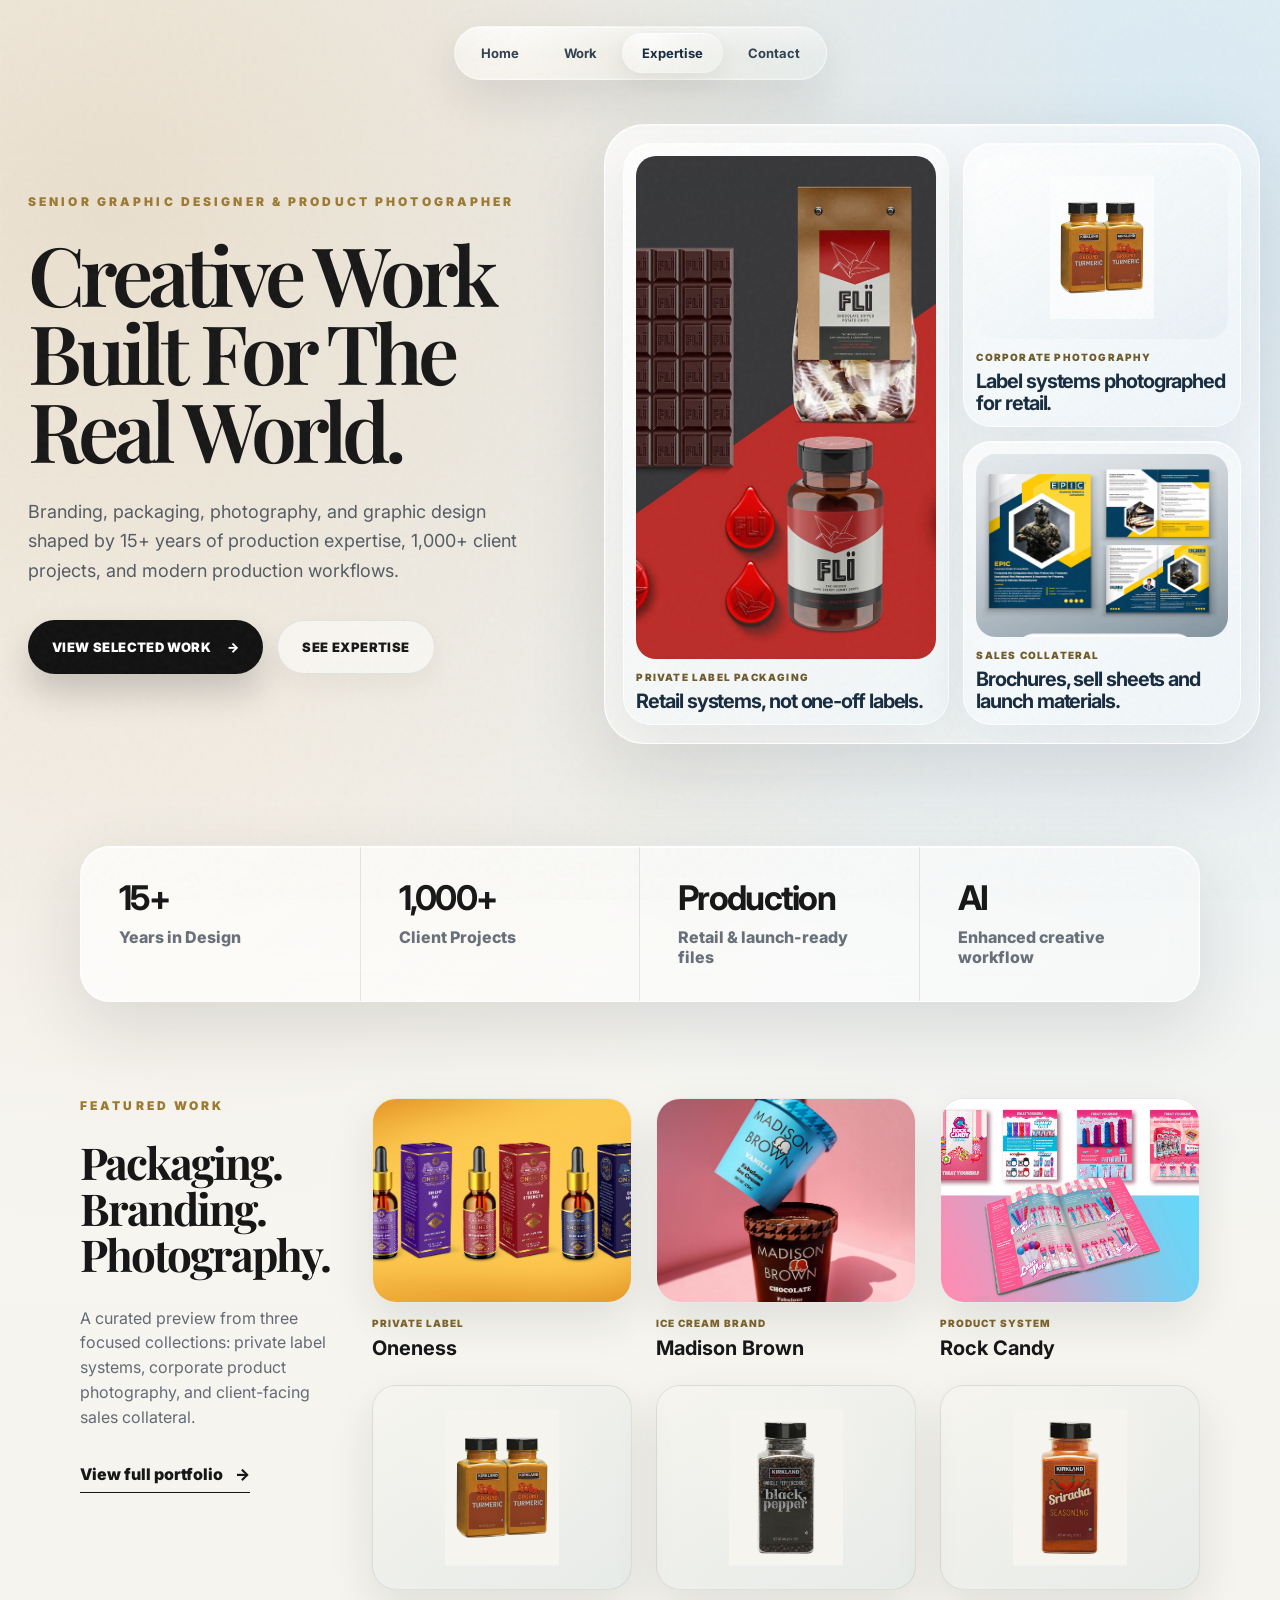
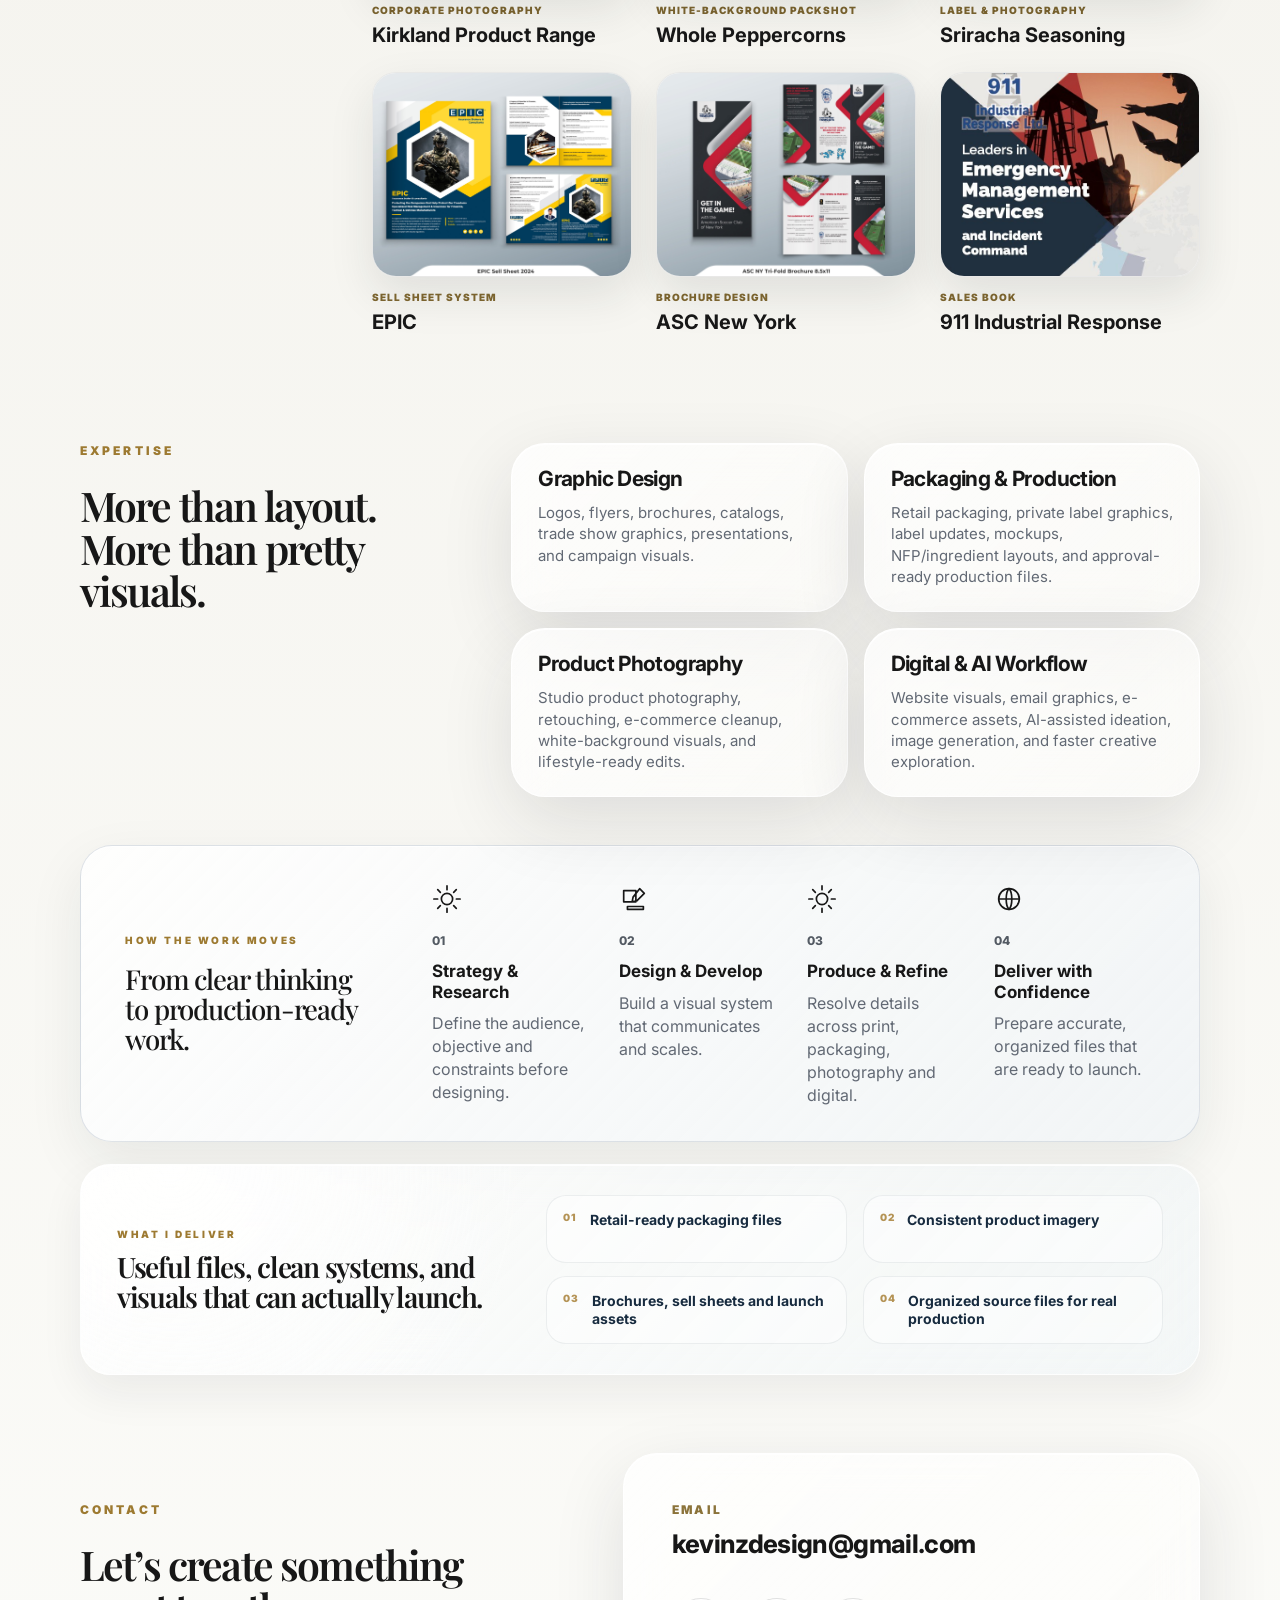
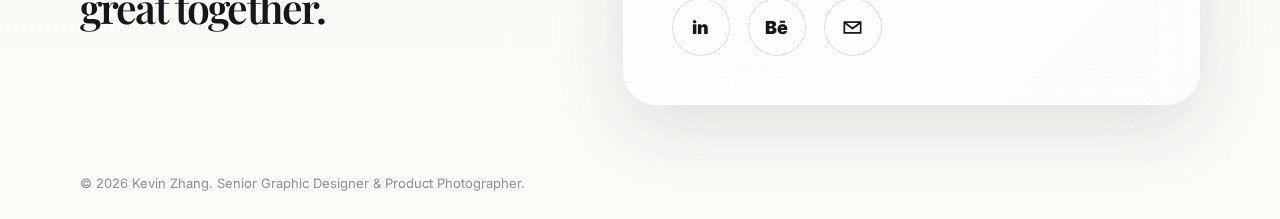
<file: index.html>
<!doctype html>
<html lang="en">
<head>
  <meta charset="utf-8" />
  <meta name="viewport" content="width=device-width, initial-scale=1" />
  <meta name="description" content="Kevin Zhang is a Senior Graphic Designer and Product Photographer creating production-ready creative work across branding, packaging, product photography, print, retail and digital systems." />
  <link rel="icon" type="image/png" sizes="32x32" href="/assets/images/favicon-32.png" />
  <link rel="icon" type="image/png" sizes="512x512" href="/favicon.png" />
  <link rel="apple-touch-icon" sizes="180x180" href="/apple-touch-icon.png" />
  <title>Kevin Zhang — Senior Graphic Designer & Product Photographer</title>
  <link rel="preconnect" href="https://fonts.googleapis.com">
  <link rel="preconnect" href="https://fonts.gstatic.com" crossorigin>
  <link href="https://fonts.googleapis.com/css2?family=Inter:wght@400;500;600;700;800;900&family=Playfair+Display:wght@500;600&display=swap" rel="stylesheet">
  <link rel="stylesheet" href="assets/css/style.css?v=20260629a" />
  <link rel="stylesheet" href="assets/css/refinements.css?v=20260629a" />
</head>
<body>
  <div class="page-noise" aria-hidden="true"></div>
  <header class="topbar">
    <nav class="nav-glass" aria-label="Primary navigation">
      <a href="#top" class="active" aria-current="page">Home</a>
      <a href="work/index.html">Work</a>
      <a href="#expertise">Expertise</a>
      <a href="#contact">Contact</a>
    </nav>
  </header>

  <main id="top">
    <section class="hero section-shell">
      <div class="hero-copy">
        <p class="eyebrow">Senior Graphic Designer & Product Photographer</p>
        <h1>Creative Work Built For The Real World.</h1>
        <p class="hero-text">Branding, packaging, photography, and graphic design shaped by 15+ years of production expertise, 1,000+ client projects, and modern production workflows.</p>
        <div class="hero-actions">
          <a class="button dark" href="work/index.html">View Selected Work <span>→</span></a>
          <a class="button glass" href="#expertise">See Expertise</a>
        </div>
      </div>

      <div class="hero-showcase portfolio-showcase" aria-label="Selected portfolio preview">
        <a class="banner-card banner-main" href="work/index.html#private-label">
          <img src="assets/images/selected-work/private-fli-system.jpg" alt="Private label packaging system preview" />
          <span>Private Label Packaging</span>
          <strong>Retail systems, not one-off labels.</strong>
        </a>
        <div class="banner-column">
          <a class="banner-card banner-photo" href="work/index.html#product-photography">
            <img src="assets/images/corporate-label/packshot-turmeric-twin-display.jpg" alt="Costco product photography preview" />
            <span>Corporate Photography</span>
            <strong>Label systems photographed for retail.</strong>
          </a>
          <a class="banner-card banner-editorial" href="work/index.html#editorial-campaign">
            <img src="assets/images/selected-work/editorial-epic.jpg" alt="Sales collateral and brochure design preview" />
            <span>Sales Collateral</span>
            <strong>Brochures, sell sheets and launch materials.</strong>
          </a>
        </div>
      </div>
    </section>

    <section class="stats-bar liquid-card" aria-label="Experience highlights">
      <div><strong>15+</strong><span>Years in Design</span></div>
      <div><strong>1,000+</strong><span>Client Projects</span></div>
      <div><strong>Production</strong><span>Retail & launch-ready files</span></div>
      <div><strong>AI</strong><span>Enhanced creative workflow</span></div>
    </section>

    <section id="featured-work" class="work section-shell">
      <div class="work-intro">
        <p class="eyebrow">Featured Work</p>
        <h2>Packaging.<br>Branding.<br>Photography.</h2>
        <p>A curated preview from three focused collections: private label systems, corporate product photography, and client-facing sales collateral.</p>
        <a href="work/index.html" class="text-link">View full portfolio <span>→</span></a>
      </div>
      <div class="project-grid featured-project-grid">
        <a class="project-card" href="work/private-label/oneness/index.html" data-type="Private Label Packaging"><img src="assets/images/private-label/oneness/04.jpg" alt="Oneness wellness packaging system"><span>Private Label</span><strong>Oneness</strong></a>
        <a class="project-card" href="work/private-label/madison-brown/index.html" data-type="Private Label Packaging"><img src="assets/images/private-label/madison-brown/08.jpg" alt="Madison Brown ice cream packaging"><span>Ice Cream Brand</span><strong>Madison Brown</strong></a>
        <a class="project-card" href="work/private-label/rock-candy/index.html" data-type="Product Design"><img src="assets/images/selected-work/private-rock-candy.jpg" alt="Rock Candy product design and brochure system"><span>Product System</span><strong>Rock Candy</strong></a>
        <a class="project-card product-thumb" href="work/product-photography/index.html" data-type="Product Photography"><img src="assets/images/corporate-label/packshot-turmeric-twin-display.jpg" alt="Costco turmeric product photography"><span>Corporate Photography</span><strong>Kirkland Product Range</strong></a>
        <a class="project-card product-thumb" href="work/product-photography/index.html" data-type="Packshot Photography"><img src="assets/images/corporate-label/packshot-whole-peppercorn-display.jpg" alt="Kirkland Signature whole peppercorns product photography"><span>White-background Packshot</span><strong>Whole Peppercorns</strong></a>
        <a class="project-card product-thumb" href="work/product-photography/index.html" data-type="Retail Photography"><img src="assets/images/corporate-label/packshot-sriracha-display.jpg" alt="Kirkland Signature sriracha seasoning product photography"><span>Label &amp; Photography</span><strong>Sriracha Seasoning</strong></a>
        <a class="project-card" href="work/index.html#editorial-campaign" data-type="Sales Collateral"><img src="assets/images/selected-work/editorial-epic.jpg" alt="EPIC sales collateral design"><span>Sell Sheet System</span><strong>EPIC</strong></a>
        <a class="project-card" href="work/index.html#editorial-campaign" data-type="Brochure Design"><img src="assets/images/selected-work/editorial-asc-ny.jpg" alt="ASC New York brochure design"><span>Brochure Design</span><strong>ASC New York</strong></a>
        <a class="project-card" href="work/index.html#editorial-campaign" data-type="Sales Book Design"><img src="assets/images/selected-work/editorial-911.jpg" alt="911 Industrial Response sales book design"><span>Sales Book</span><strong>911 Industrial Response</strong></a>
      </div>
    </section>

    <section id="expertise" class="expertise section-shell">
      <div class="capabilities">
      <div class="cap-copy">
        <p class="eyebrow">Expertise</p>
        <h2>More than layout. More than pretty visuals.</h2>
      </div>
      <div class="cap-grid">
        <article class="liquid-card"><h3>Graphic Design</h3><p>Logos, flyers, brochures, catalogs, trade show graphics, presentations, and campaign visuals.</p></article>
        <article class="liquid-card"><h3>Packaging & Production</h3><p>Retail packaging, private label graphics, label updates, mockups, NFP/ingredient layouts, and approval-ready production files.</p></article>
        <article class="liquid-card"><h3>Product Photography</h3><p>Studio product photography, retouching, e-commerce cleanup, white-background visuals, and lifestyle-ready edits.</p></article>
        <article class="liquid-card"><h3>Digital & AI Workflow</h3><p>Website visuals, email graphics, e-commerce assets, AI-assisted ideation, image generation, and faster creative exploration.</p></article>
      </div>
      </div>

    <div class="workflow">
      <div class="workflow-intro">
        <p class="eyebrow">How the work moves</p>
        <h2>From clear thinking<br>to production-ready work.</h2>
      </div>
      <div class="workflow-grid">
        <article>
          <svg viewBox="0 0 32 32" aria-hidden="true"><circle cx="16" cy="16" r="6"/><path d="M16 2v4M16 26v4M2 16h4M26 16h4M6.1 6.1l2.8 2.8M23.1 23.1l2.8 2.8M25.9 6.1l-2.8 2.8M8.9 23.1l-2.8 2.8"/></svg>
          <span>01</span><h3>Strategy & Research</h3><p>Define the audience, objective and constraints before designing.</p>
        </article>
        <article>
          <svg viewBox="0 0 32 32" aria-hidden="true"><path d="M5 7h13v12H5zM9 24h17v3H9zM22 5l5 5-8 8-5 1 1-5z"/></svg>
          <span>02</span><h3>Design & Develop</h3><p>Build a visual system that communicates and scales.</p>
        </article>
        <article>
          <svg viewBox="0 0 32 32" aria-hidden="true"><circle cx="16" cy="16" r="6"/><path d="M16 2v4M16 26v4M2 16h4M26 16h4M6.1 6.1l2.8 2.8M23.1 23.1l2.8 2.8M25.9 6.1l-2.8 2.8M8.9 23.1l-2.8 2.8"/></svg>
          <span>03</span><h3>Produce & Refine</h3><p>Resolve details across print, packaging, photography and digital.</p>
        </article>
        <article>
          <svg viewBox="0 0 32 32" aria-hidden="true"><circle cx="16" cy="16" r="11"/><path d="M5 16h22M16 5c4 4 4 18 0 22M16 5c-4 4-4 18 0 22"/></svg>
          <span>04</span><h3>Deliver with Confidence</h3><p>Prepare accurate, organized files that are ready to launch.</p>
        </article>
      </div>
    </div>
    <div class="deliverables-strip liquid-card" aria-label="What I deliver">
      <div>
        <p class="eyebrow">What I Deliver</p>
        <h3>Useful files, clean systems, and visuals that can actually launch.</h3>
      </div>
      <ul>
        <li><span>01</span><strong>Retail-ready packaging files</strong></li>
        <li><span>02</span><strong>Consistent product imagery</strong></li>
        <li><span>03</span><strong>Brochures, sell sheets and launch assets</strong></li>
        <li><span>04</span><strong>Organized source files for real production</strong></li>
      </ul>
    </div>
    </section>

    <section id="contact" class="contact section-shell">
      <div class="contact-copy">
        <p class="eyebrow">Contact</p>
        <h2>Let’s create something great together.</h2>
      </div>
      <div class="contact-card liquid-card">
        <p>Email</p>
        <a class="email" href="mailto:kevinzdesign@gmail.com">kevinzdesign@gmail.com</a>
        <div class="socials" aria-label="Social links">
          <a href="https://www.linkedin.com/in/qingzhongz" target="_blank" rel="noopener" aria-label="LinkedIn">in</a>
          <a href="https://www.behance.net/Kevin-LA" target="_blank" rel="noopener" aria-label="Behance">Bē</a>
          <a href="mailto:kevinzdesign@gmail.com" aria-label="Email"><svg viewBox="0 0 24 24" aria-hidden="true"><path d="M3.5 6.5h17v11h-17z" fill="none" stroke="currentColor" stroke-width="1.8"/><path d="M4 7l8 6 8-6" fill="none" stroke="currentColor" stroke-width="1.8" stroke-linecap="round" stroke-linejoin="round"/></svg></a>
        </div>
      </div>
    </section>
  </main>

  <footer>© <span id="year"></span> Kevin Zhang. Senior Graphic Designer & Product Photographer.</footer>
  <script src="assets/js/main.js"></script>
</body>
</html>
</file>
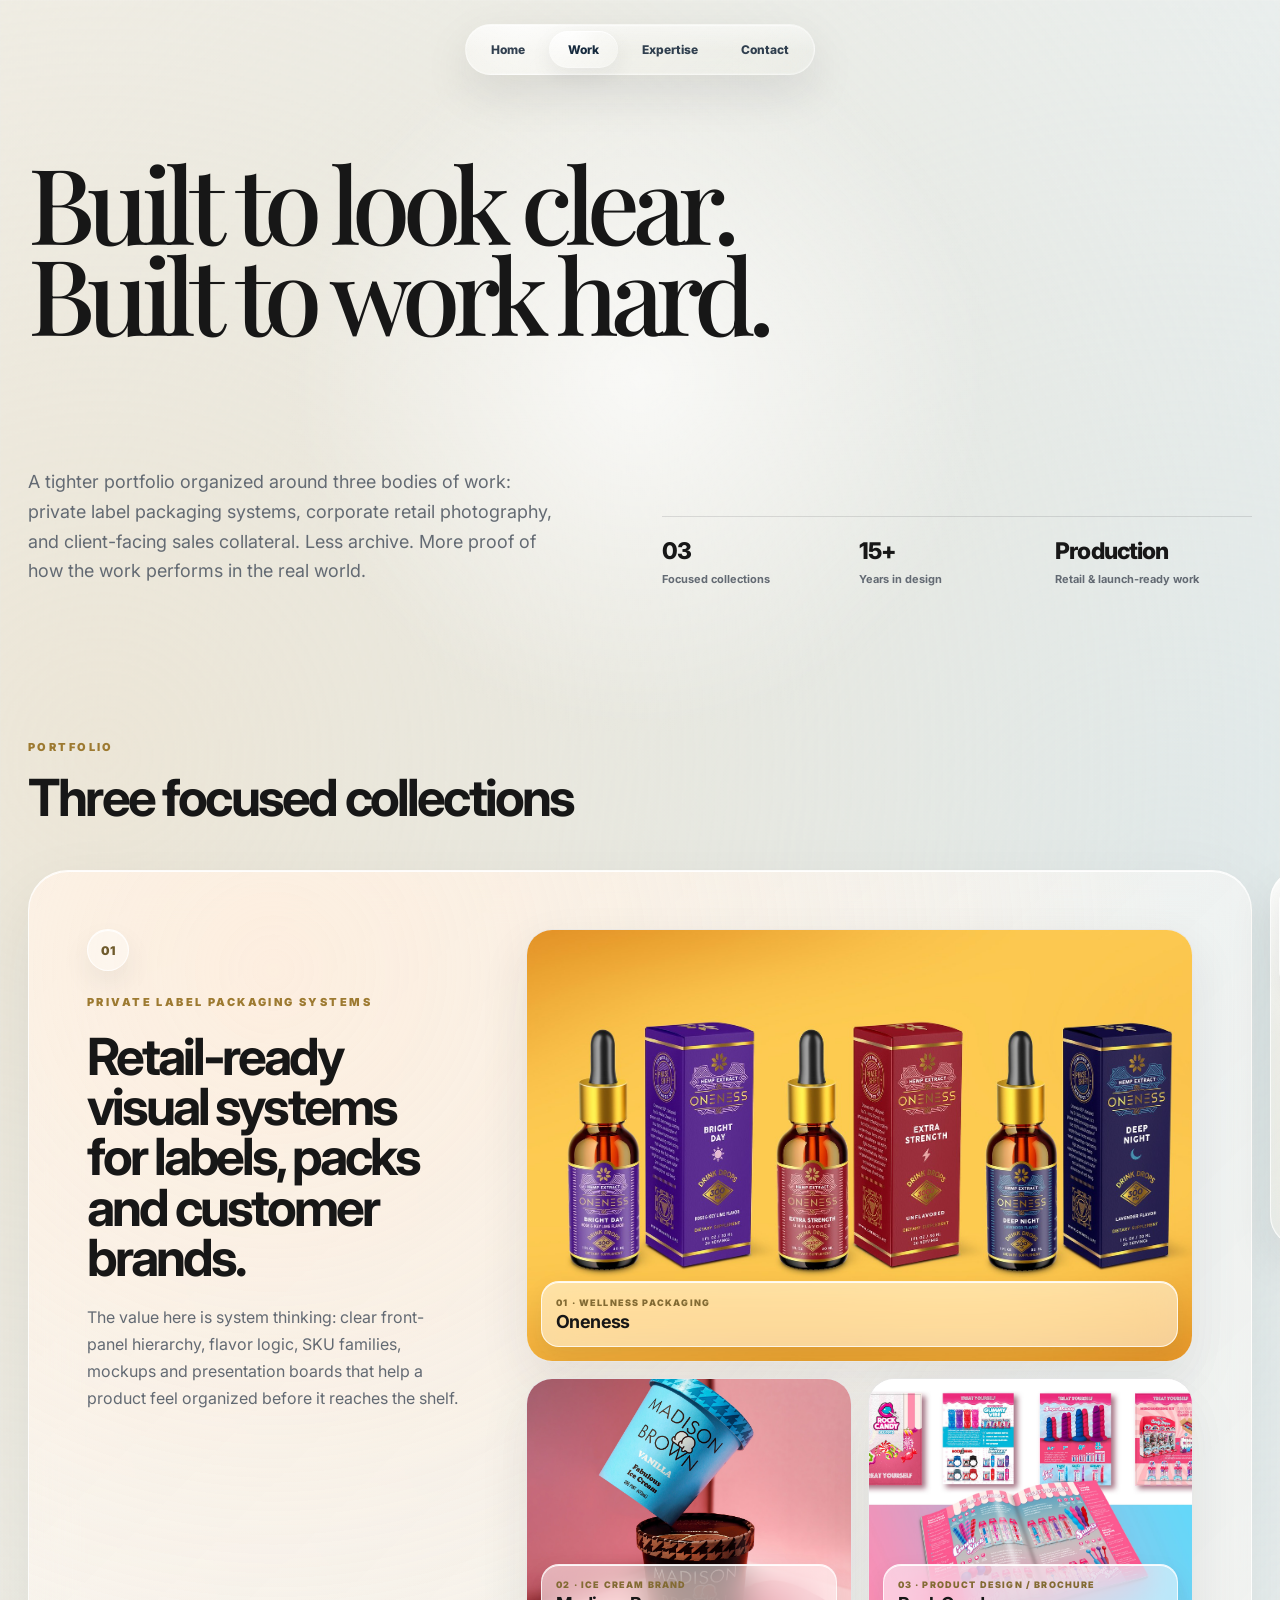
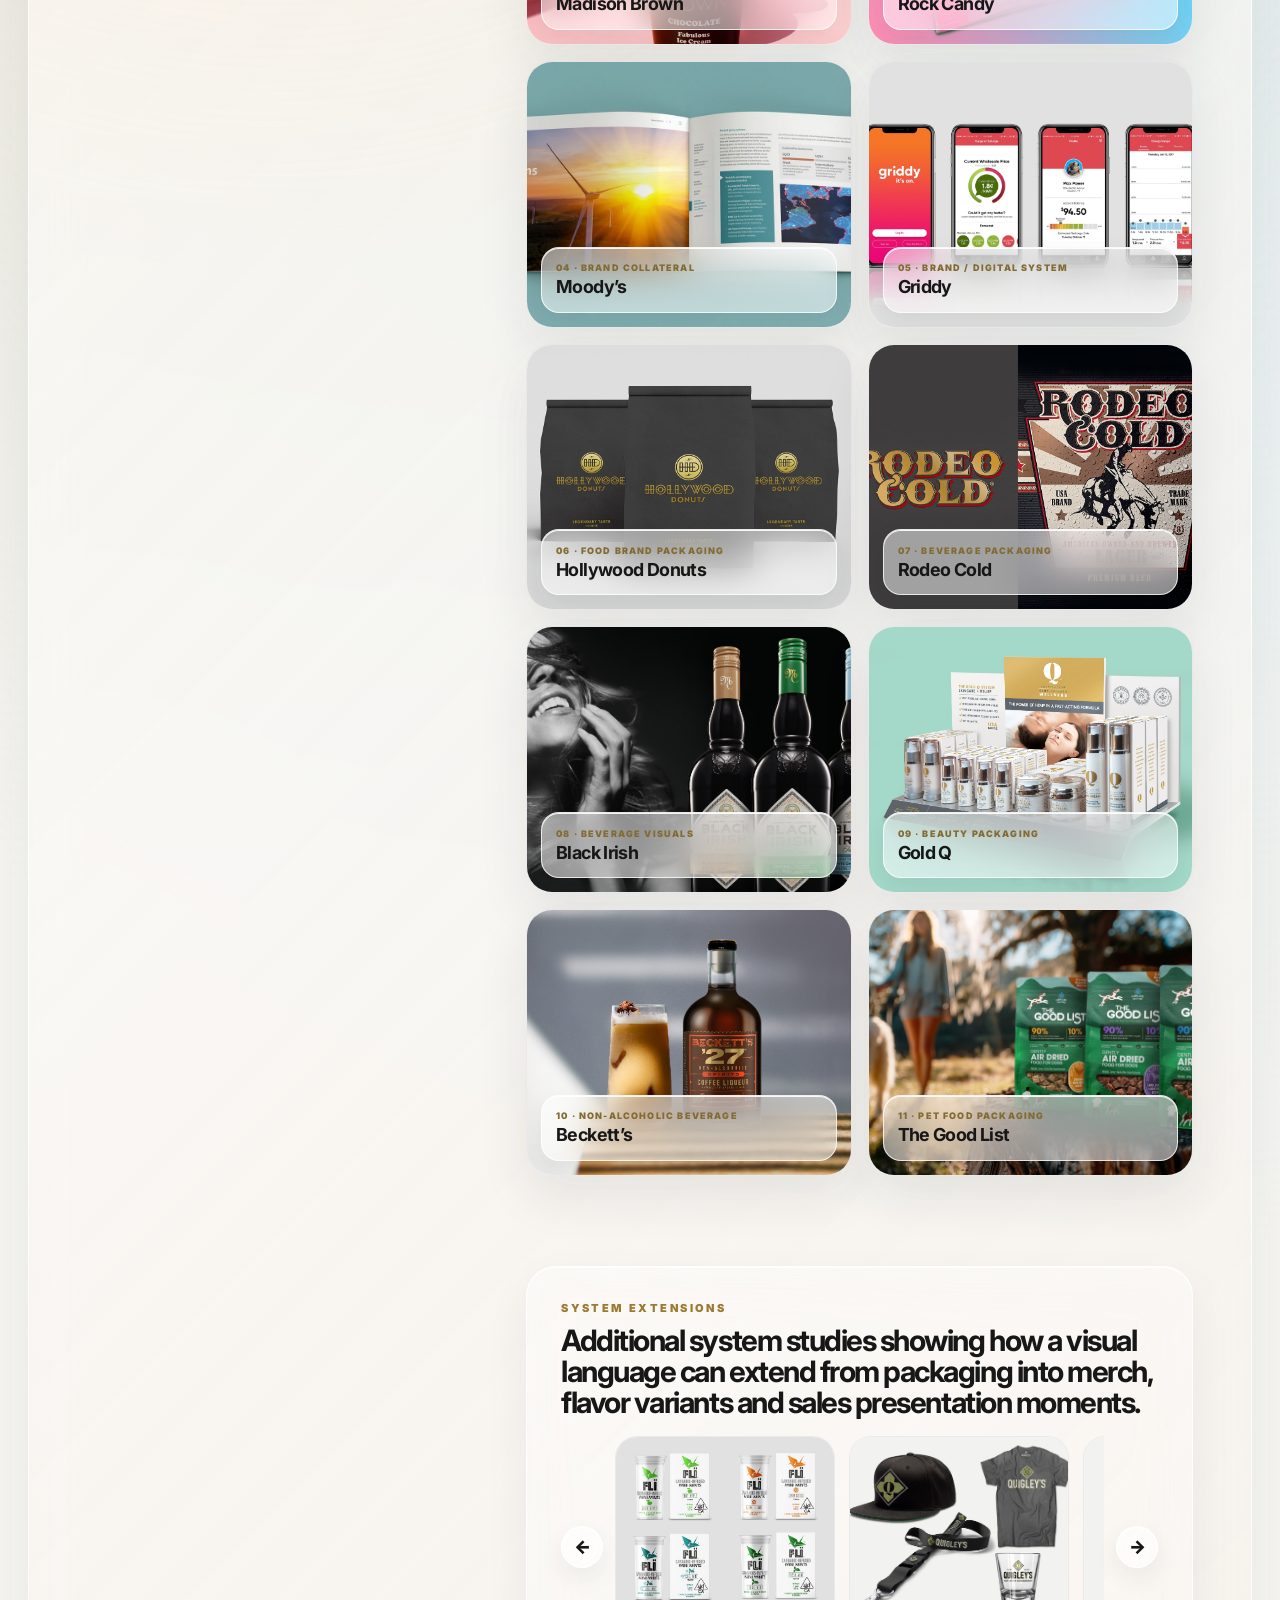
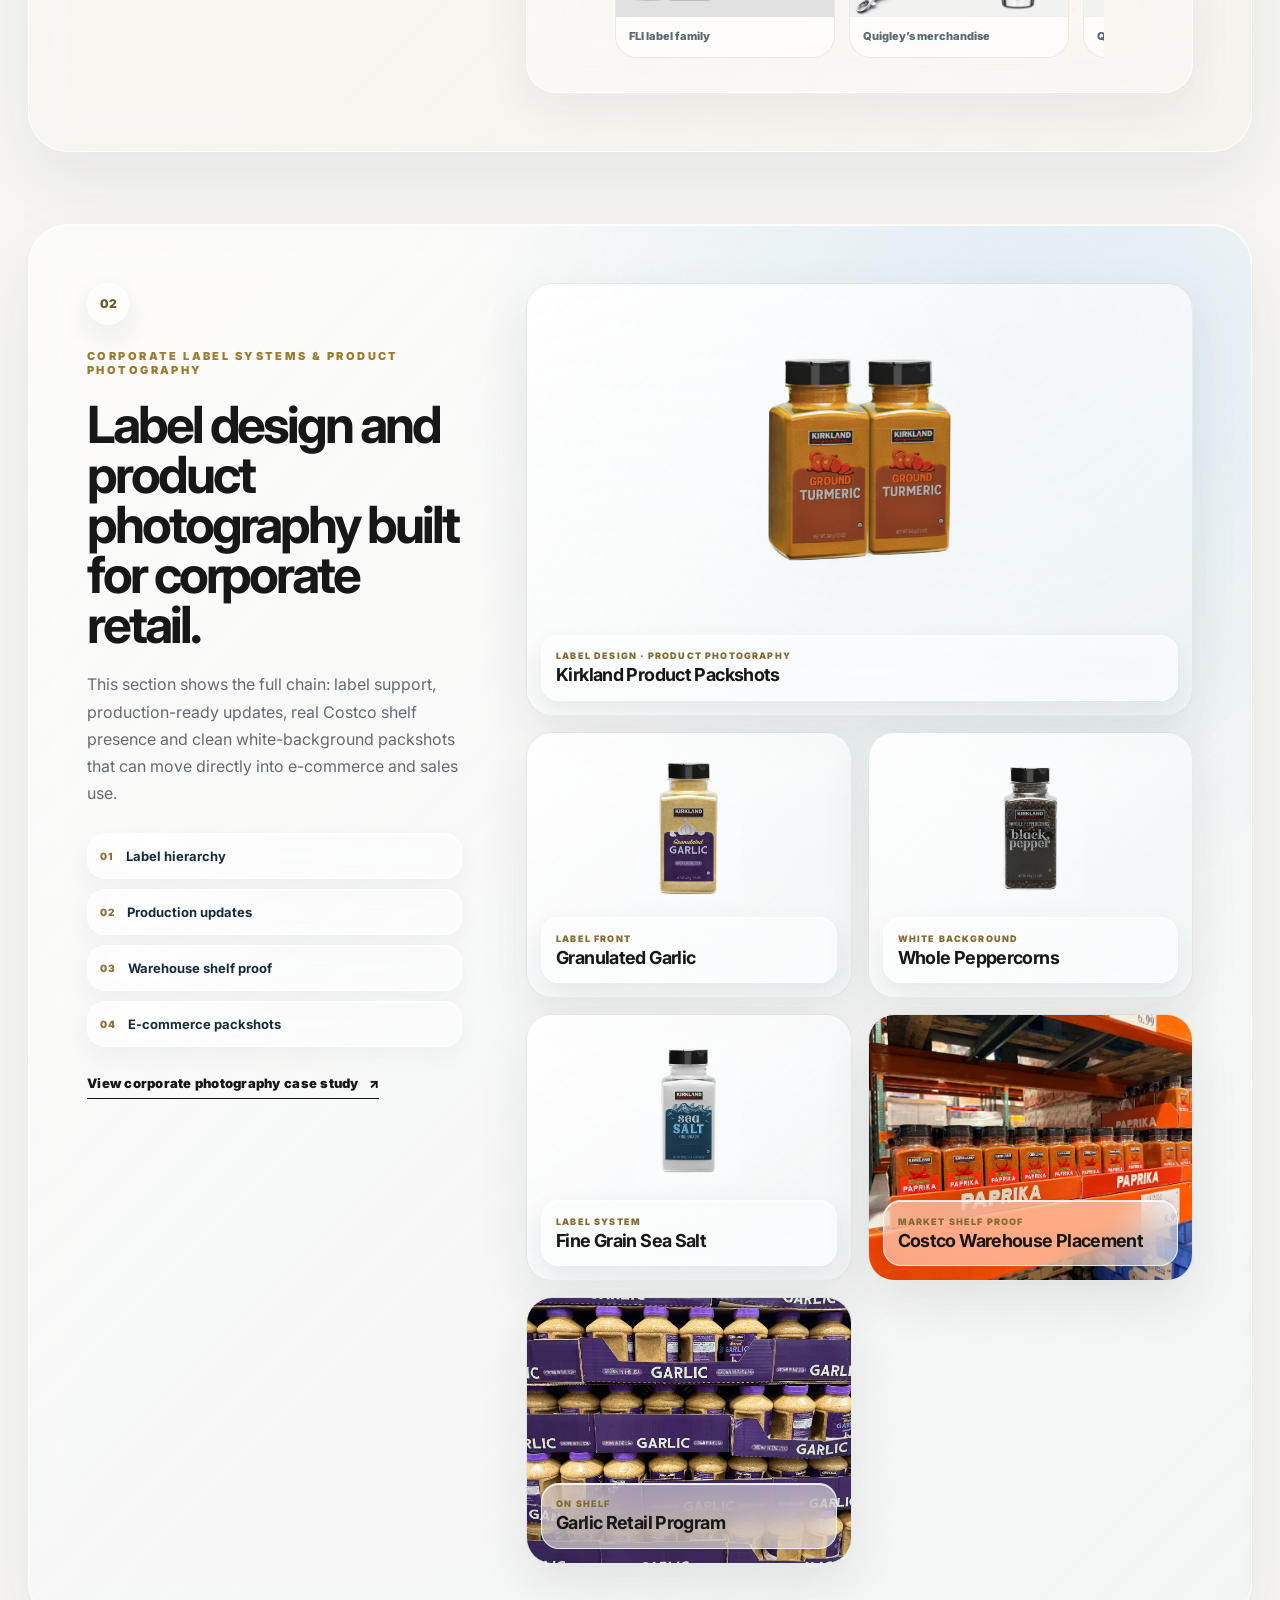
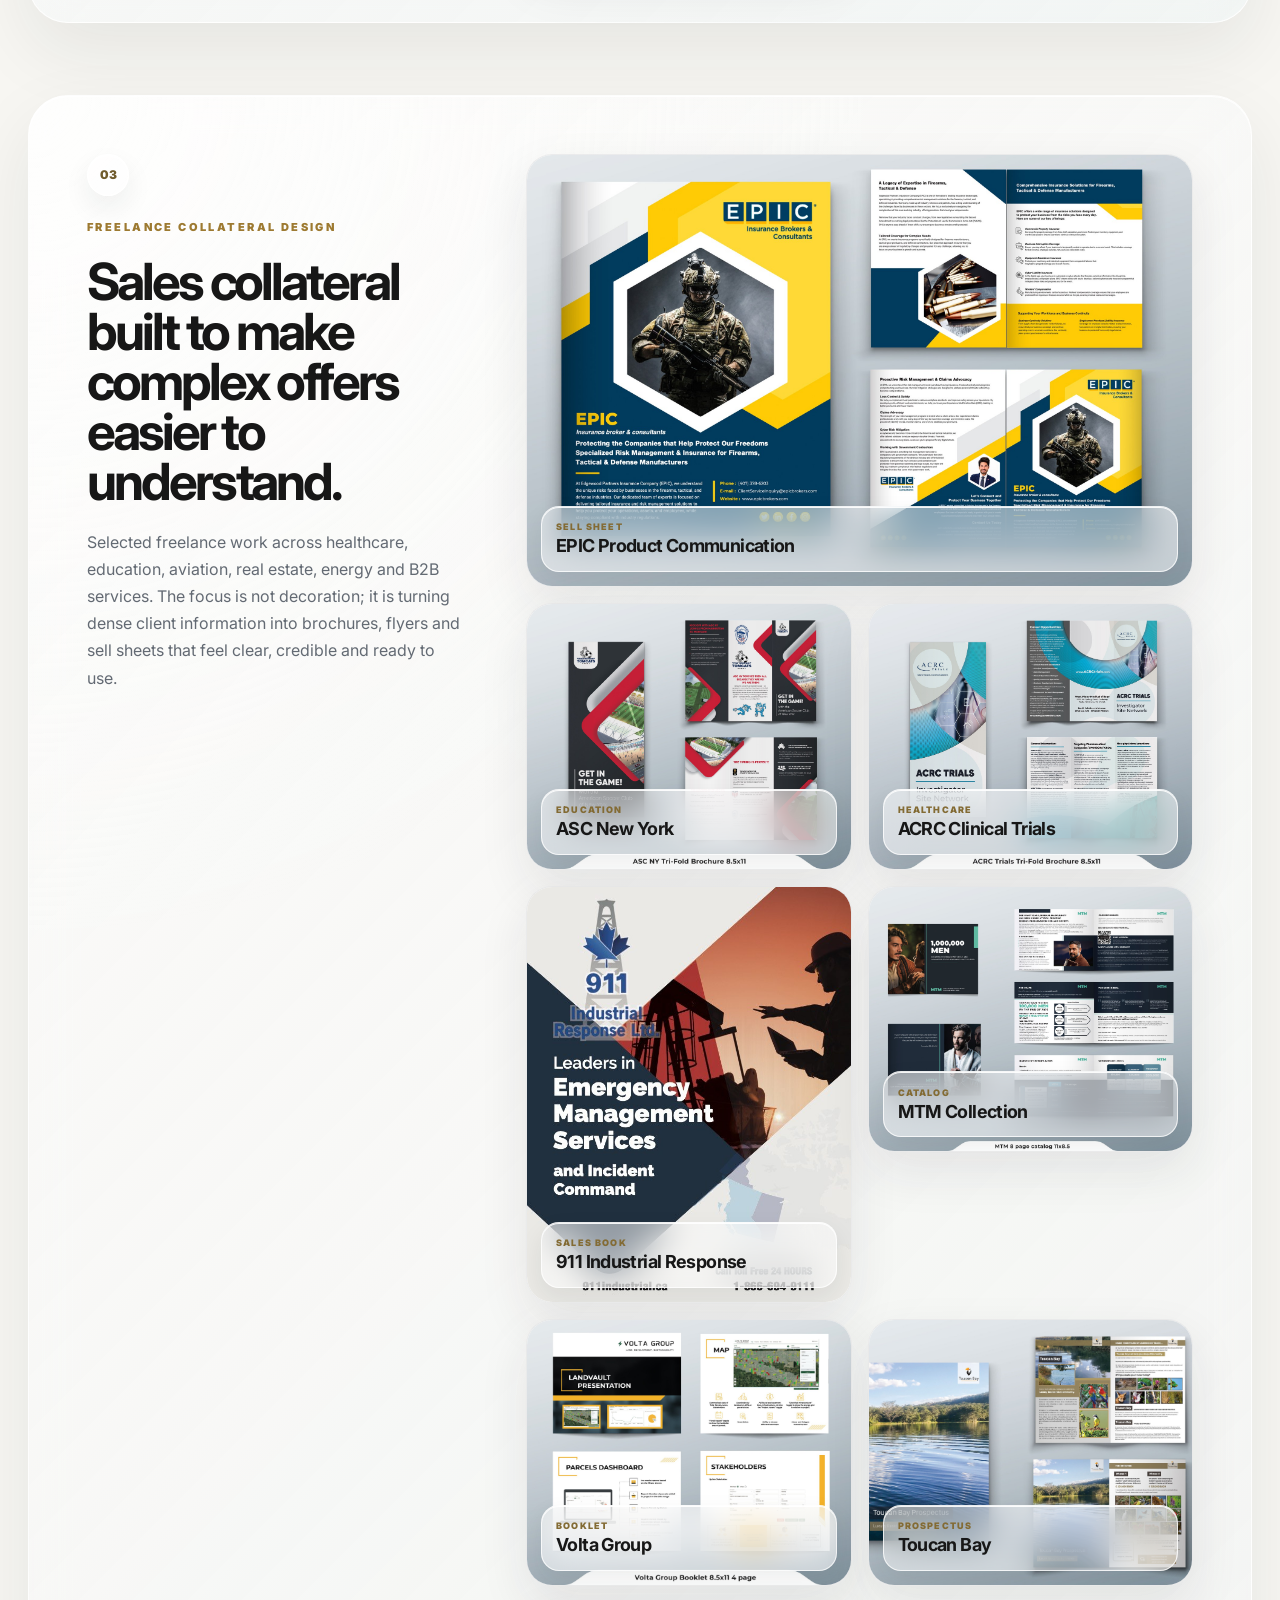
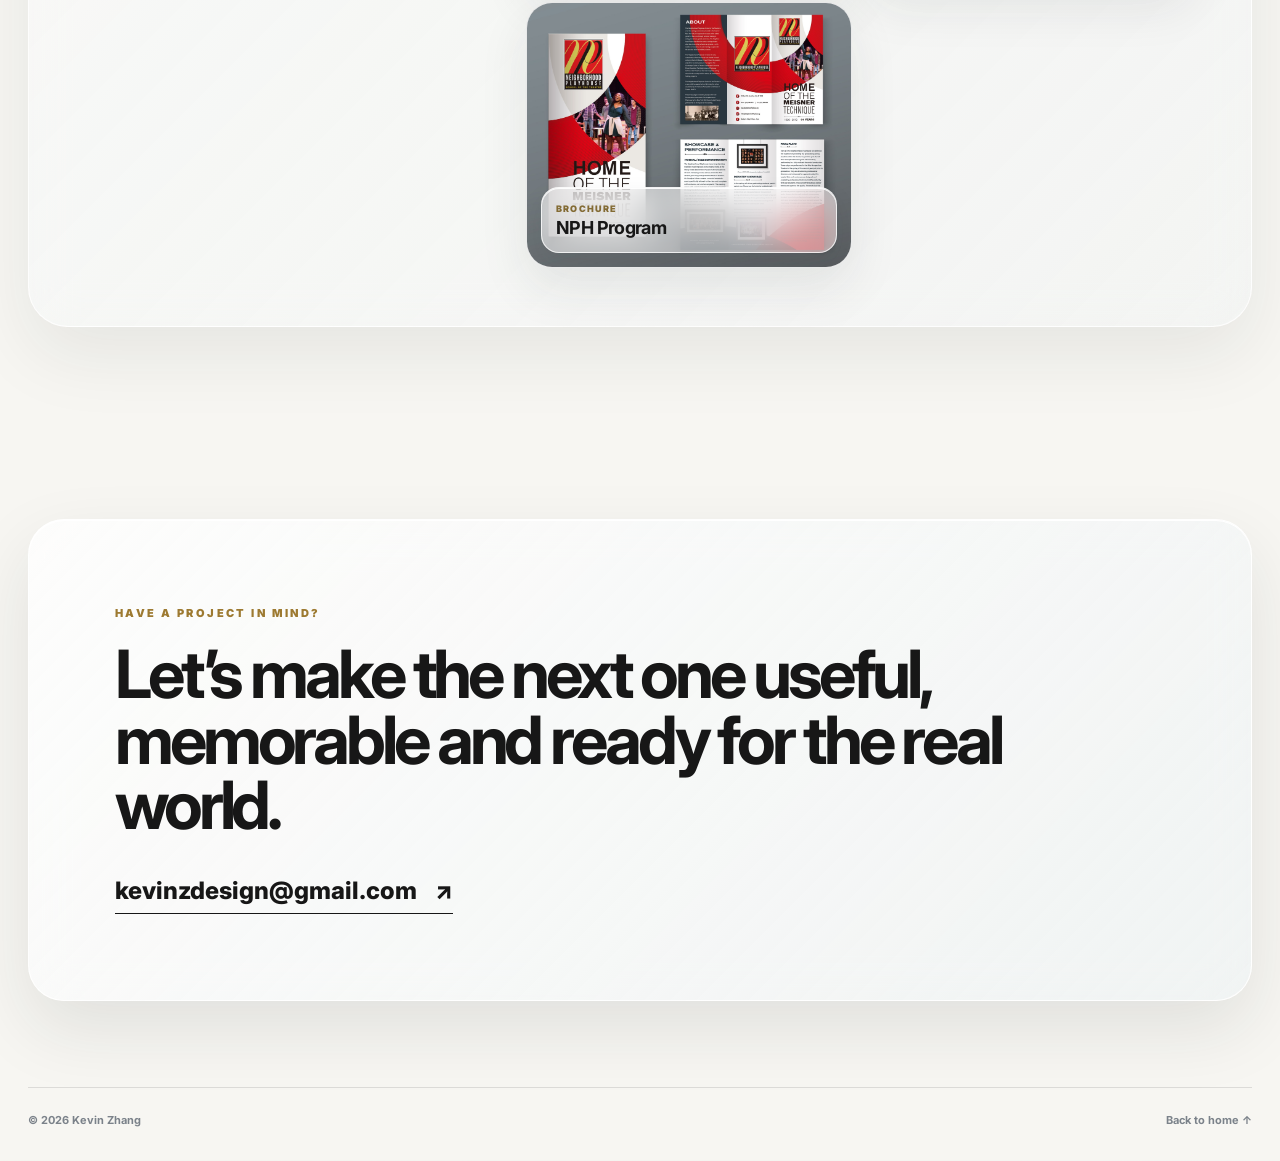
<file: work/index.html>
<!doctype html>
<html lang="en">
<head>
  <meta charset="utf-8" />
  <meta name="viewport" content="width=device-width, initial-scale=1" />
  <meta name="description" content="Selected branding, packaging, corporate product photography, sales collateral and retail production work by Kevin Zhang." />
  <link rel="icon" type="image/png" sizes="32x32" href="/assets/images/favicon-32.png" />
  <link rel="icon" type="image/png" sizes="512x512" href="/favicon.png" />
  <link rel="apple-touch-icon" sizes="180x180" href="/apple-touch-icon.png" />
  <title>Selected Work | Kevin Zhang</title>
  <link rel="preconnect" href="https://fonts.googleapis.com">
  <link rel="preconnect" href="https://fonts.gstatic.com" crossorigin>
  <link href="https://fonts.googleapis.com/css2?family=Inter:wght@400;500;600;700;800;900&family=Playfair+Display:wght@500;600&display=swap" rel="stylesheet">
  <link rel="stylesheet" href="../assets/css/work-index.css?v=20260629a" />
</head>
<body>
  <div class="page-glow" aria-hidden="true"></div>

  <header class="topbar">
    <nav class="nav-glass" aria-label="Primary navigation">
      <a href="../index.html">Home</a>
      <a href="#selected-work" class="active" aria-current="page">Work</a>
      <a href="../index.html#expertise">Expertise</a>
      <a href="../index.html#contact">Contact</a>
    </nav>
  </header>

  <main>
    <section class="work-hero">
      <h1>Built to look clear.<br>Built to work hard.</h1>
      <div class="hero-bottom">
        <p>A tighter portfolio organized around three bodies of work: private label packaging systems, corporate retail photography, and client-facing sales collateral. Less archive. More proof of how the work performs in the real world.</p>
        <dl>
          <div><dt>03</dt><dd>Focused collections</dd></div>
          <div><dt>15+</dt><dd>Years in design</dd></div>
          <div><dt>Production</dt><dd>Retail & launch-ready work</dd></div>
        </dl>
      </div>
    </section>

    <section id="selected-work" class="portfolio collections" aria-labelledby="portfolio-heading">
      <div class="portfolio-bar">
        <div>
          <p class="eyebrow">Portfolio</p>
          <h2 id="portfolio-heading">Three focused collections</h2>
        </div>
      </div>
      <div class="portfolio-side-nav">
        <nav class="collection-jump" aria-label="Portfolio sections">
          <a href="#private-label" data-section-link="private-label">Private Label</a>
          <a href="#product-photography" data-section-link="product-photography">Photography</a>
          <a href="#editorial-campaign" data-section-link="editorial-campaign">Collateral</a>
        </nav>
      </div>

      <section id="private-label" class="collection-block private-collection">
        <div class="collection-copy">
          <span class="collection-number">01</span>
          <p class="eyebrow">Private Label Packaging Systems</p>
          <h3>Retail-ready visual systems for labels, packs and customer brands.</h3>
          <p>The value here is system thinking: clear front-panel hierarchy, flavor logic, SKU families, mockups and presentation boards that help a product feel organized before it reaches the shelf.</p>
        </div>
        <div class="collection-grid private-grid private-case-grid">
          <a class="collection-card hero-card project-link" href="private-label/oneness/index.html">
            <img src="../assets/images/private-label/oneness/04.jpg" alt="Oneness wellness packaging system" loading="lazy" />
            <div class="card-caption"><span>01 · Wellness Packaging</span><strong>Oneness</strong></div>
          </a>
          <a class="collection-card project-link" href="private-label/madison-brown/index.html">
            <img src="../assets/images/private-label/madison-brown/08.jpg" alt="Madison Brown ice cream packaging system" loading="lazy" />
            <div class="card-caption"><span>02 · Ice Cream Brand</span><strong>Madison Brown</strong></div>
          </a>
          <a class="collection-card project-link" href="private-label/rock-candy/index.html">
            <img src="../assets/images/selected-work/private-rock-candy.jpg" alt="Rock Candy product packaging and brochure system" loading="lazy" />
            <div class="card-caption"><span>03 · Product Design / Brochure</span><strong>Rock Candy</strong></div>
          </a>
          <a class="collection-card project-link" href="private-label/moodys/index.html">
            <img src="../assets/images/private-label/moodys/01.jpg" alt="Moody's editorial brand collateral" loading="lazy" />
            <div class="card-caption"><span>04 · Brand Collateral</span><strong>Moody’s</strong></div>
          </a>
          <a class="collection-card project-link" href="private-label/griddy/index.html">
            <img src="../assets/images/private-label/griddy/02.jpg" alt="Griddy digital brand system" loading="lazy" />
            <div class="card-caption"><span>05 · Brand / Digital System</span><strong>Griddy</strong></div>
          </a>
          <a class="collection-card project-link" href="private-label/hollywood-donuts/index.html">
            <img src="../assets/images/private-label/hollywood-donuts/07.jpg" alt="Hollywood Donuts packaging system" loading="lazy" />
            <div class="card-caption"><span>06 · Food Brand Packaging</span><strong>Hollywood Donuts</strong></div>
          </a>
          <a class="collection-card project-link" href="private-label/rodeo-cold/index.html">
            <img src="../assets/images/private-label/rodeo/05.jpg" alt="Rodeo Cold beverage packaging" loading="lazy" />
            <div class="card-caption"><span>07 · Beverage Packaging</span><strong>Rodeo Cold</strong></div>
          </a>
          <a class="collection-card project-link" href="private-label/black-irish/index.html">
            <img src="../assets/images/private-label/blackirish/13.jpg" alt="Black Irish beverage label system" loading="lazy" />
            <div class="card-caption"><span>08 · Beverage Visuals</span><strong>Black Irish</strong></div>
          </a>
          <a class="collection-card project-link" href="private-label/gold-q/index.html">
            <img src="../assets/images/private-label/gold-q/14.jpg" alt="Gold Q premium packaging and display" loading="lazy" />
            <div class="card-caption"><span>09 · Beauty Packaging</span><strong>Gold Q</strong></div>
          </a>
          <a class="collection-card project-link" href="private-label/becketts/index.html">
            <img src="../assets/images/private-label/becketts/08.jpg" alt="Beckett's non-alcoholic beverage packaging" loading="lazy" />
            <div class="card-caption"><span>10 · Non-Alcoholic Beverage</span><strong>Beckett’s</strong></div>
          </a>
          <a class="collection-card project-link" href="private-label/the-good-list/index.html">
            <img src="../assets/images/private-label/good-list/03.jpg" alt="The Good List pet food packaging" loading="lazy" />
            <div class="card-caption"><span>11 · Pet Food Packaging</span><strong>The Good List</strong></div>
          </a>
        </div>

        <div class="mini-showcase" data-slideshow>
          <div class="mini-showcase-copy">
            <p class="eyebrow">System Extensions</p>
            <h4>Additional system studies showing how a visual language can extend from packaging into merch, flavor variants and sales presentation moments.</h4>
          </div>
          <div class="mini-showcase-stage">
            <button class="slide-arrow" type="button" data-slide="prev" aria-label="Previous private label project">←</button>
            <div class="slide-window">
              <div class="slide-track">
                <figure><img src="../assets/images/selected-work/private-fli-labels.jpg" alt="FLI label family" loading="lazy" /><figcaption>FLI label family</figcaption></figure>
                <figure><img src="../assets/images/selected-work/private-quigleys-merch.jpg" alt="Quigley's merchandise" loading="lazy" /><figcaption>Quigley’s merchandise</figcaption></figure>
                <figure><img src="../assets/images/selected-work/private-quigleys-bottles.jpg" alt="Quigley's product labels" loading="lazy" /><figcaption>Quigley’s labels</figcaption></figure>
                <figure><img src="../assets/images/selected-work/private-box.jpg" alt="Private label package box" loading="lazy" /><figcaption>Private label box</figcaption></figure>
                <figure><img src="../assets/images/selected-work/private-beverage.jpg" alt="Private label beverage packaging" loading="lazy" /><figcaption>Beverage packaging</figcaption></figure>
                <figure><img src="../assets/images/selected-work/private-flavors.jpg" alt="Private label flavor system" loading="lazy" /><figcaption>Flavor variants</figcaption></figure>
              </div>
            </div>
            <button class="slide-arrow" type="button" data-slide="next" aria-label="Next private label project">→</button>
          </div>
        </div>
      </section>

      <section id="product-photography" class="collection-block photo-collection">
        <div class="collection-copy">
          <span class="collection-number">02</span>
          <p class="eyebrow">Corporate Label Systems & Product Photography</p>
          <h3>Label design and product photography built for corporate retail.</h3>
          <p>This section shows the full chain: label support, production-ready updates, real Costco shelf presence and clean white-background packshots that can move directly into e-commerce and sales use.</p>
          <ul class="corporate-flow" aria-label="Corporate production workflow">
            <li><span>01</span><strong>Label hierarchy</strong></li>
            <li><span>02</span><strong>Production updates</strong></li>
            <li><span>03</span><strong>Warehouse shelf proof</strong></li>
            <li><span>04</span><strong>E-commerce packshots</strong></li>
          </ul>
          <a class="inline-link" href="product-photography/index.html">View corporate photography case study <span>↗</span></a>
        </div>
        <div class="collection-grid photo-grid-work">
          <a class="collection-card hero-card product-card project-link" href="product-photography/index.html" aria-label="View corporate product photography case study">
            <img src="../assets/images/corporate-label/packshot-turmeric-twin-display.jpg" alt="Kirkland Signature ground turmeric twin pack product photography" loading="lazy" />
            <figcaption><span>Label Design · Product Photography</span><strong>Kirkland Product Packshots</strong></figcaption>
          </a>
          <a class="collection-card product-card project-link" href="product-photography/index.html" aria-label="View Granulated Garlic product photography case study">
            <img src="../assets/images/corporate-label/packshot-granulated-garlic-display.jpg" alt="Kirkland Signature granulated garlic product photography" loading="lazy" />
            <figcaption><span>Label Front</span><strong>Granulated Garlic</strong></figcaption>
          </a>
          <a class="collection-card product-card project-link" href="product-photography/index.html" aria-label="View Whole Peppercorns product photography case study">
            <img src="../assets/images/corporate-label/packshot-whole-peppercorn-display.jpg" alt="Kirkland Signature whole peppercorns product photography" loading="lazy" />
            <figcaption><span>White Background</span><strong>Whole Peppercorns</strong></figcaption>
          </a>
          <a class="collection-card product-card project-link" href="product-photography/index.html" aria-label="View Fine Grain Sea Salt product photography case study">
            <img src="../assets/images/corporate-label/packshot-sea-salt-display.jpg" alt="Kirkland Signature fine grain sea salt product photography" loading="lazy" />
            <figcaption><span>Label System</span><strong>Fine Grain Sea Salt</strong></figcaption>
          </a>
          <a class="collection-card shelf-card project-link" href="product-photography/index.html" aria-label="View Costco warehouse placement case study">
            <img src="../assets/images/corporate-label/shelf-paprika.jpg" alt="Kirkland Signature organic paprika on Costco warehouse shelf" loading="lazy" />
            <figcaption><span>Market Shelf Proof</span><strong>Costco Warehouse Placement</strong></figcaption>
          </a>
          <a class="collection-card shelf-card project-link" href="product-photography/index.html" aria-label="View Garlic retail program product photography case study">
            <img src="../assets/images/corporate-label/shelf-garlic.jpg" alt="Kirkland Signature garlic packaging in Costco warehouse display" loading="lazy" />
            <figcaption><span>On Shelf</span><strong>Garlic Retail Program</strong></figcaption>
          </a>
        </div>
      </section>
      <section id="editorial-campaign" class="collection-block editorial-collection">
        <div class="collection-copy">
          <span class="collection-number">03</span>
          <p class="eyebrow">Freelance Collateral Design</p>
          <h3>Sales collateral built to make complex offers easier to understand.</h3>
          <p>Selected freelance work across healthcare, education, aviation, real estate, energy and B2B services. The focus is not decoration; it is turning dense client information into brochures, flyers and sell sheets that feel clear, credible and ready to use.</p>
        </div>
        <div class="collection-grid editorial-grid">
          <figure class="collection-card hero-card">
            <img src="../assets/images/selected-work/editorial-epic.jpg" alt="EPIC sales sheet design mockup" />
            <figcaption><span>Sell Sheet</span><strong>EPIC Product Communication</strong></figcaption>
          </figure>
          <figure class="collection-card">
            <img src="../assets/images/selected-work/editorial-asc-ny.jpg" alt="ASC New York tri-fold brochure design" loading="lazy" />
            <figcaption><span>Education</span><strong>ASC New York</strong></figcaption>
          </figure>
          <figure class="collection-card">
            <img src="../assets/images/selected-work/editorial-acrc.jpg" alt="ACRC clinical trials brochure design" loading="lazy" />
            <figcaption><span>Healthcare</span><strong>ACRC Clinical Trials</strong></figcaption>
          </figure>
          <figure class="collection-card tall-card">
            <img src="../assets/images/selected-work/editorial-911.jpg" alt="911 Industrial Response sales book cover" loading="lazy" />
            <figcaption><span>Sales Book</span><strong>911 Industrial Response</strong></figcaption>
          </figure>
          <figure class="collection-card">
            <img src="../assets/images/selected-work/editorial-mtm.jpg" alt="MTM catalog page system" loading="lazy" />
            <figcaption><span>Catalog</span><strong>MTM Collection</strong></figcaption>
          </figure>
          <figure class="collection-card">
            <img src="../assets/images/selected-work/editorial-volta.jpg" alt="Volta Group booklet design system" loading="lazy" />
            <figcaption><span>Booklet</span><strong>Volta Group</strong></figcaption>
          </figure>
          <figure class="collection-card">
            <img src="../assets/images/selected-work/editorial-toucan-bay.jpg" alt="Toucan Bay prospectus design" loading="lazy" />
            <figcaption><span>Prospectus</span><strong>Toucan Bay</strong></figcaption>
          </figure>
          <figure class="collection-card">
            <img src="../assets/images/selected-work/editorial-nph.jpg" alt="NPH tri-fold brochure design" loading="lazy" />
            <figcaption><span>Brochure</span><strong>NPH Program</strong></figcaption>
          </figure>
        </div>
      </section>

    </section>

    <section class="work-cta">
      <p class="eyebrow">Have a project in mind?</p>
      <h2>Let’s make the next one useful, memorable and ready for the real world.</h2>
      <a href="mailto:kevinzdesign@gmail.com">kevinzdesign@gmail.com <span>↗</span></a>
    </section>
  </main>

  <footer>
    <span>© <span id="year"></span> Kevin Zhang</span>
    <a href="../index.html">Back to home ↑</a>
  </footer>
  <script src="../assets/js/work-index.js"></script>
</body>
</html>
</file>
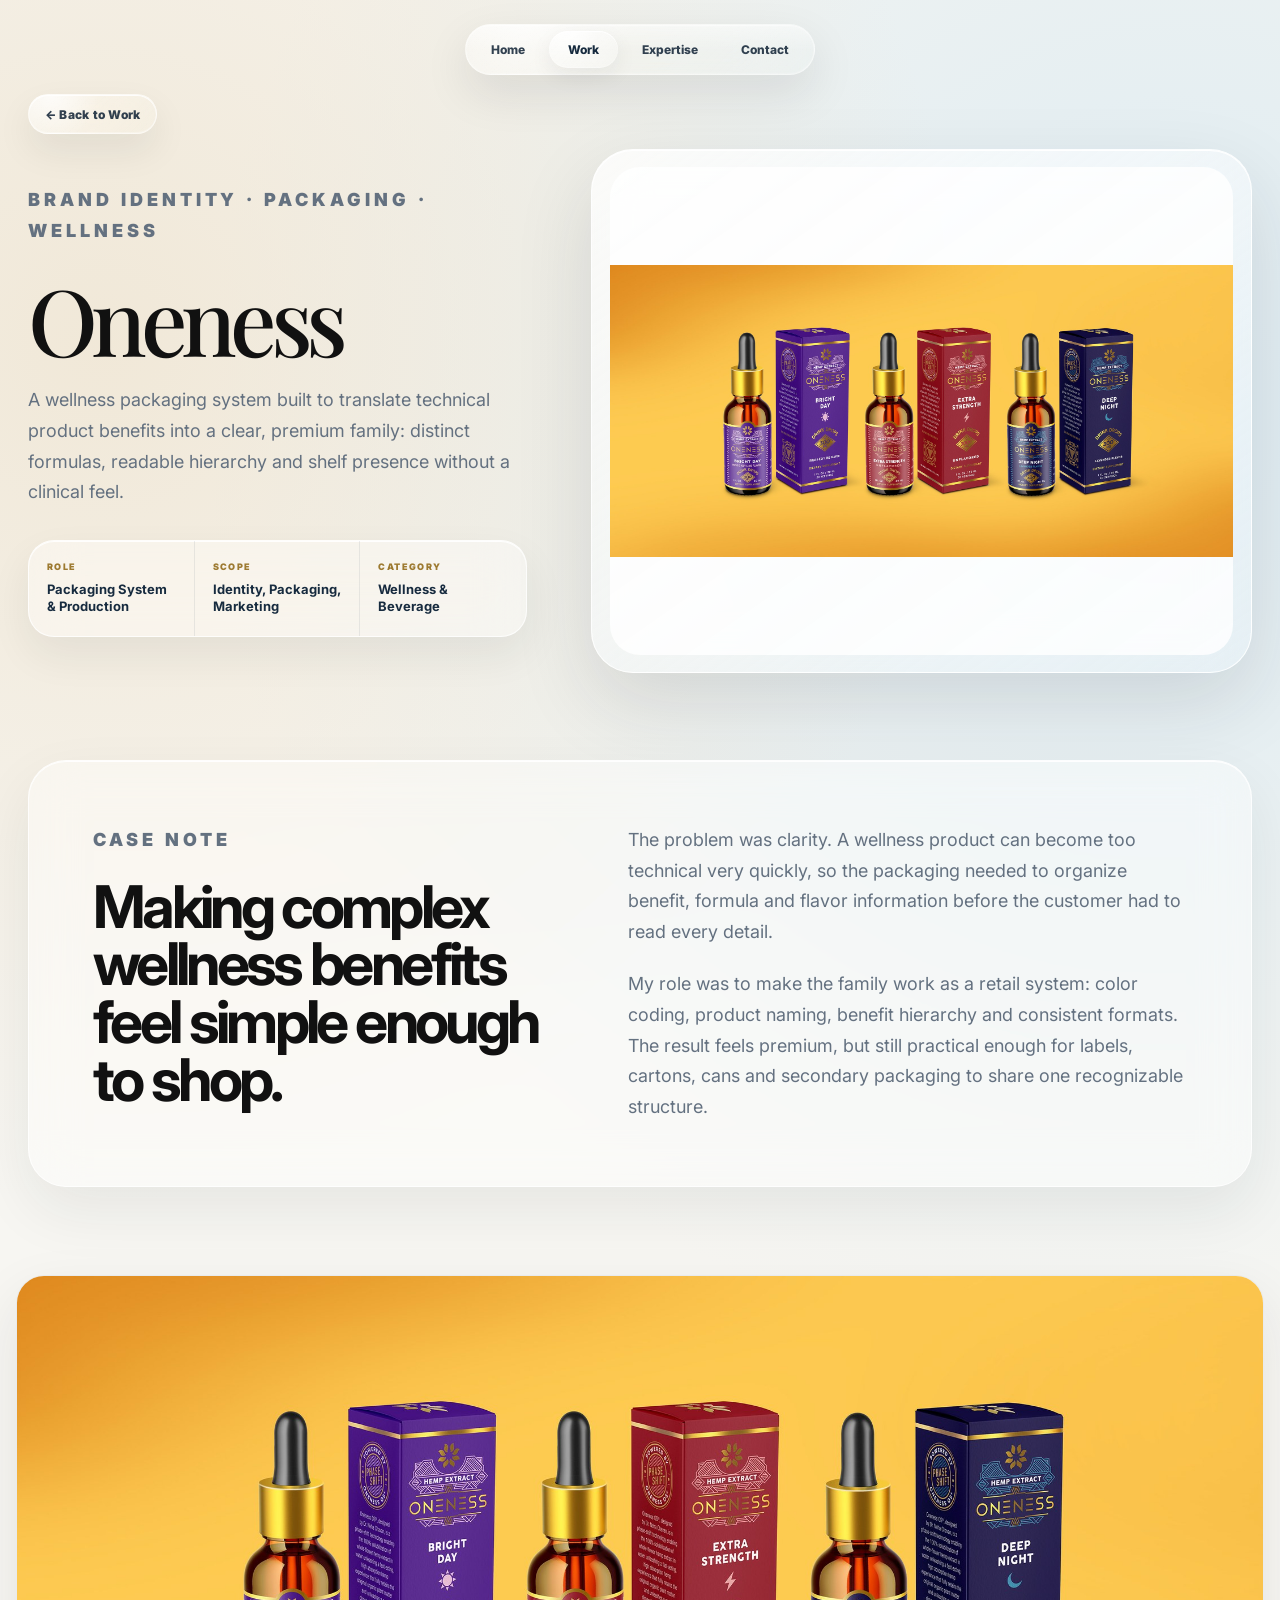
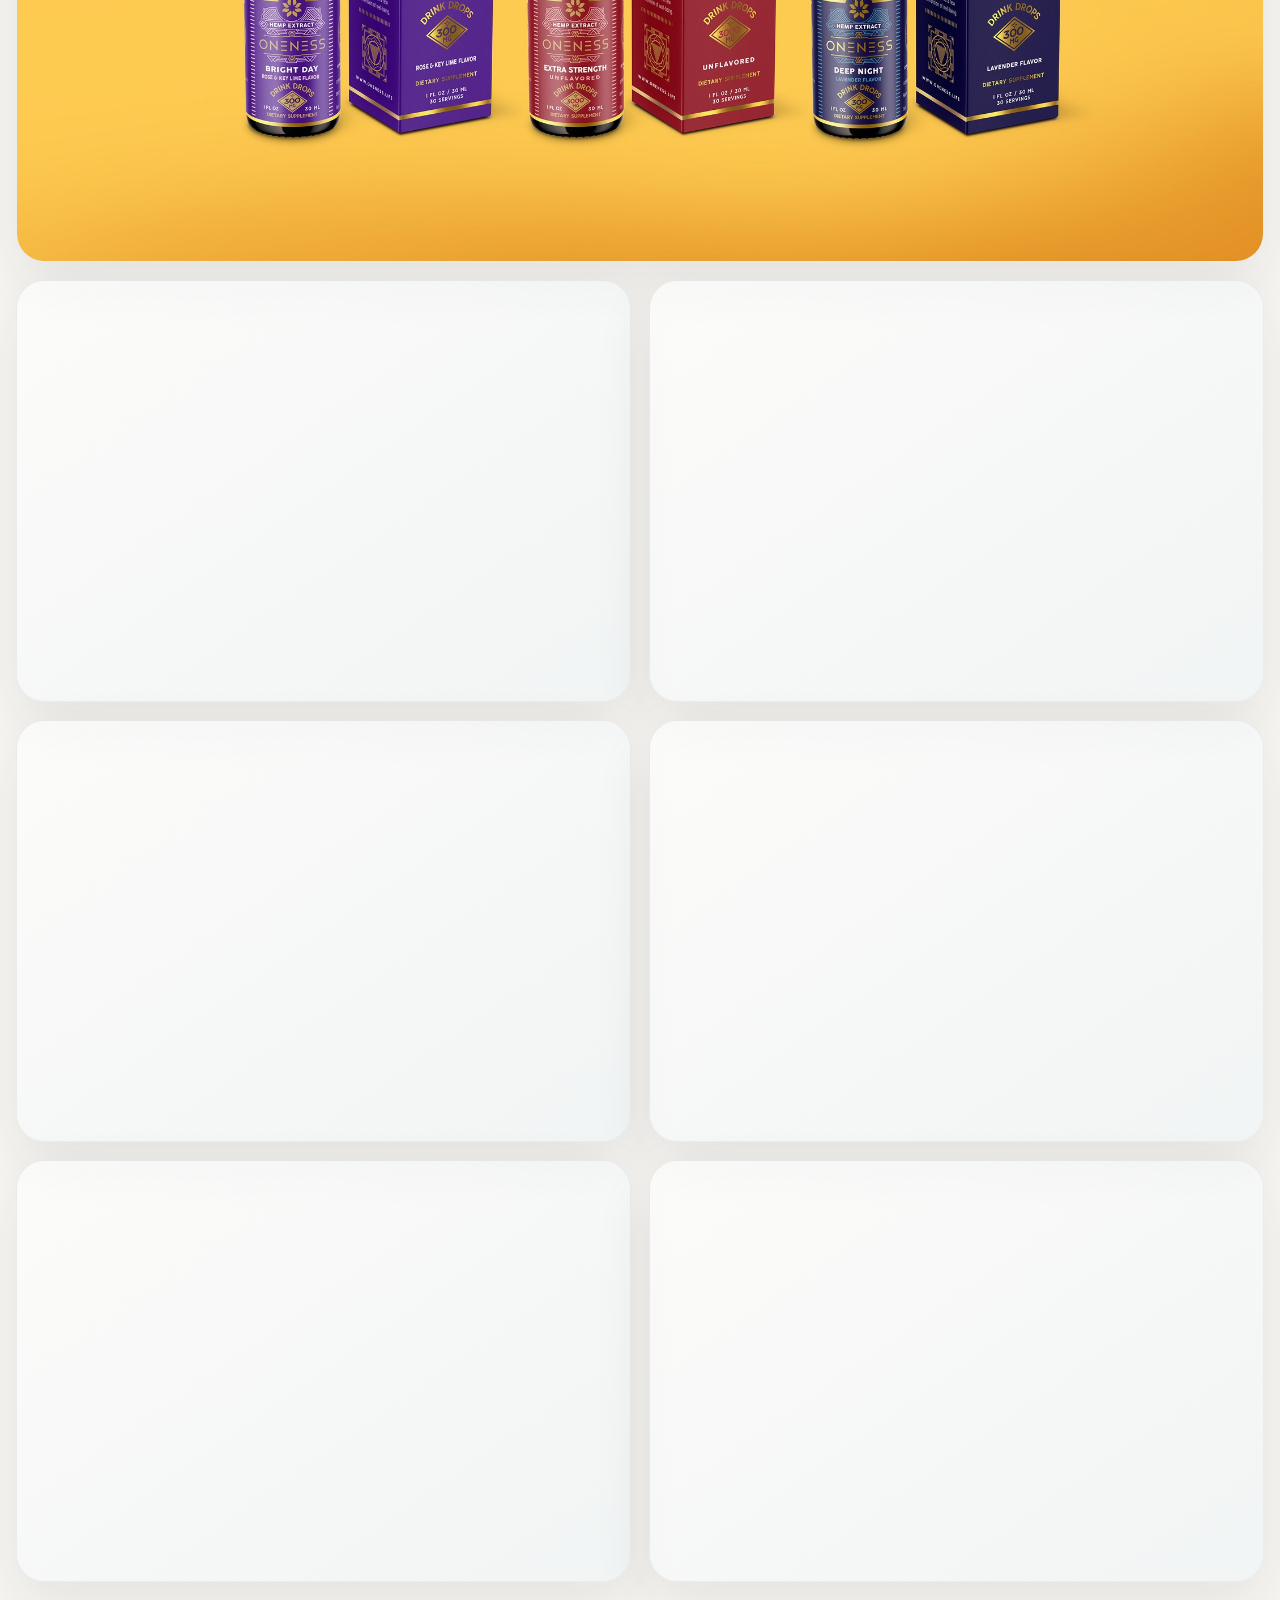
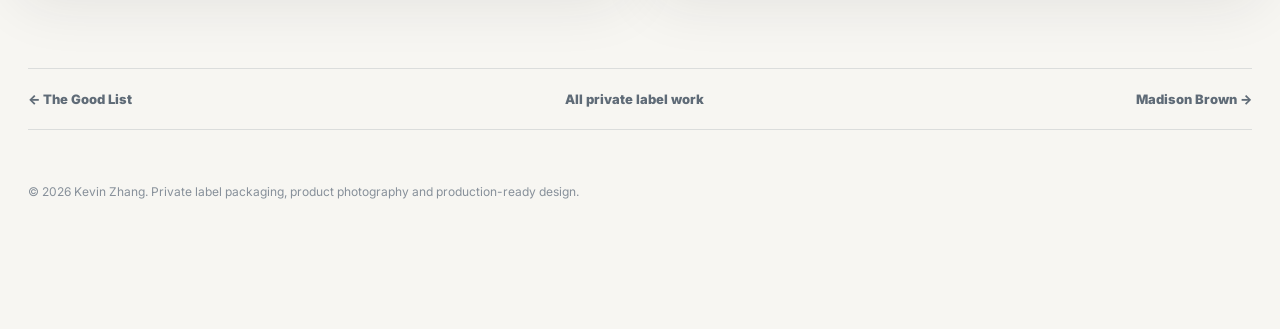
<file: work/oneness/index.html>
<!doctype html>
<html lang="en">
<head>
  <meta charset="utf-8" />
  <meta name="viewport" content="width=device-width, initial-scale=1" />
  <meta name="description" content="Oneness wellness identity and packaging case study." />
  <meta http-equiv="refresh" content="0; url=../private-label/oneness/index.html" />
  <link rel="canonical" href="https://kevinzdesign.com/work/private-label/oneness/" />
  <link rel="icon" type="image/png" sizes="32x32" href="/assets/images/favicon-32.png" />
  <link rel="icon" type="image/png" sizes="512x512" href="/favicon.png" />
  <link rel="apple-touch-icon" sizes="180x180" href="/apple-touch-icon.png" />
  <title>Redirecting to Oneness Case Study | Kevin Zhang</title>
  <link rel="preconnect" href="https://fonts.googleapis.com">
  <link rel="preconnect" href="https://fonts.gstatic.com" crossorigin>
  <link href="https://fonts.googleapis.com/css2?family=Inter:wght@400;500;600;700;800;900&family=Playfair+Display:wght@500;600&display=swap" rel="stylesheet">
  <link rel="stylesheet" href="../../assets/css/project.css" />
</head>
<body>
  <header class="topbar">
    <nav class="nav-glass" aria-label="Primary navigation">
      <a href="../../index.html">Home</a>
      <a href="../index.html" class="active" aria-current="page">Work</a>
      <a href="../../index.html#expertise">Expertise</a>
      <a href="../../index.html#contact">Contact</a>
    </nav>
  </header>

  <header class="case-bar">
    <a href="../index.html">← Selected Work</a>
    <span>01&nbsp;&nbsp;/&nbsp;&nbsp;Oneness</span>
  </header>

  <main>
    <section class="cover">
      <img src="../../assets/images/projects/oneness/oneness-lineup.jpg" alt="Oneness wellness drink drops packaging collection" />
      <div class="cover-caption">
        <p>Wellness · Brand & Packaging</p>
        <h1>Oneness</h1>
      </div>
    </section>

    <section class="summary">
      <div class="summary-title">
        <p class="label">The Project</p>
        <h2>Science, translated for the shelf.</h2>
      </div>
      <div class="summary-copy">
        <p>Oneness is a hemp-infused wellness system built around proprietary Phase-Shift technology. The visual identity turns a complex product story into a premium, approachable family spanning drops, sparkling beverages and gummies.</p>
        <dl>
          <div><dt>Scope</dt><dd>Identity, Packaging, Marketing</dd></div>
          <div><dt>Category</dt><dd>Wellness & Beverage</dd></div>
          <div><dt>Focus</dt><dd>Retail Clarity & Product Family</dd></div>
        </dl>
      </div>
    </section>

    <section class="can-grid" aria-label="Oneness beverage packaging">
      <figure>
        <img src="../../assets/images/projects/oneness/oneness-jasmine.jpg" alt="Oneness Jasmine sparkling cocktail can with jasmine flowers" />
        <figcaption>Jasmine</figcaption>
      </figure>
      <figure>
        <img src="../../assets/images/projects/oneness/oneness-lavender.jpg" alt="Oneness Lavender sparkling cocktail can with lavender flowers" />
        <figcaption>Lavender</figcaption>
      </figure>
    </section>

    <section class="system-note">
      <p class="label">The Visual System</p>
      <h2>One identity.<br>Distinct daily rituals.</h2>
      <p>Geometric linework establishes credibility, while benefit-led naming and color coding make each formula easy to recognize. The system stays consistent across formats without making the product family feel repetitive.</p>
    </section>

    <section class="gummies">
      <img src="../../assets/images/projects/oneness/oneness-secondary.jpg" alt="Oneness Bright Day and Deep Night vegan gummies packaging" />
      <p>Bright Day / Deep Night · Vegan Gummies</p>
    </section>

    <nav class="project-end" aria-label="End of project">
      <a href="../index.html">← Back to all work</a>
      <a href="mailto:kevinzdesign@gmail.com">Start a project ↗</a>
    </nav>
  </main>

  <footer>© <span id="year"></span> Kevin Zhang</footer>
  <script src="../../assets/js/main.js"></script>
</body>
</html>
</file>
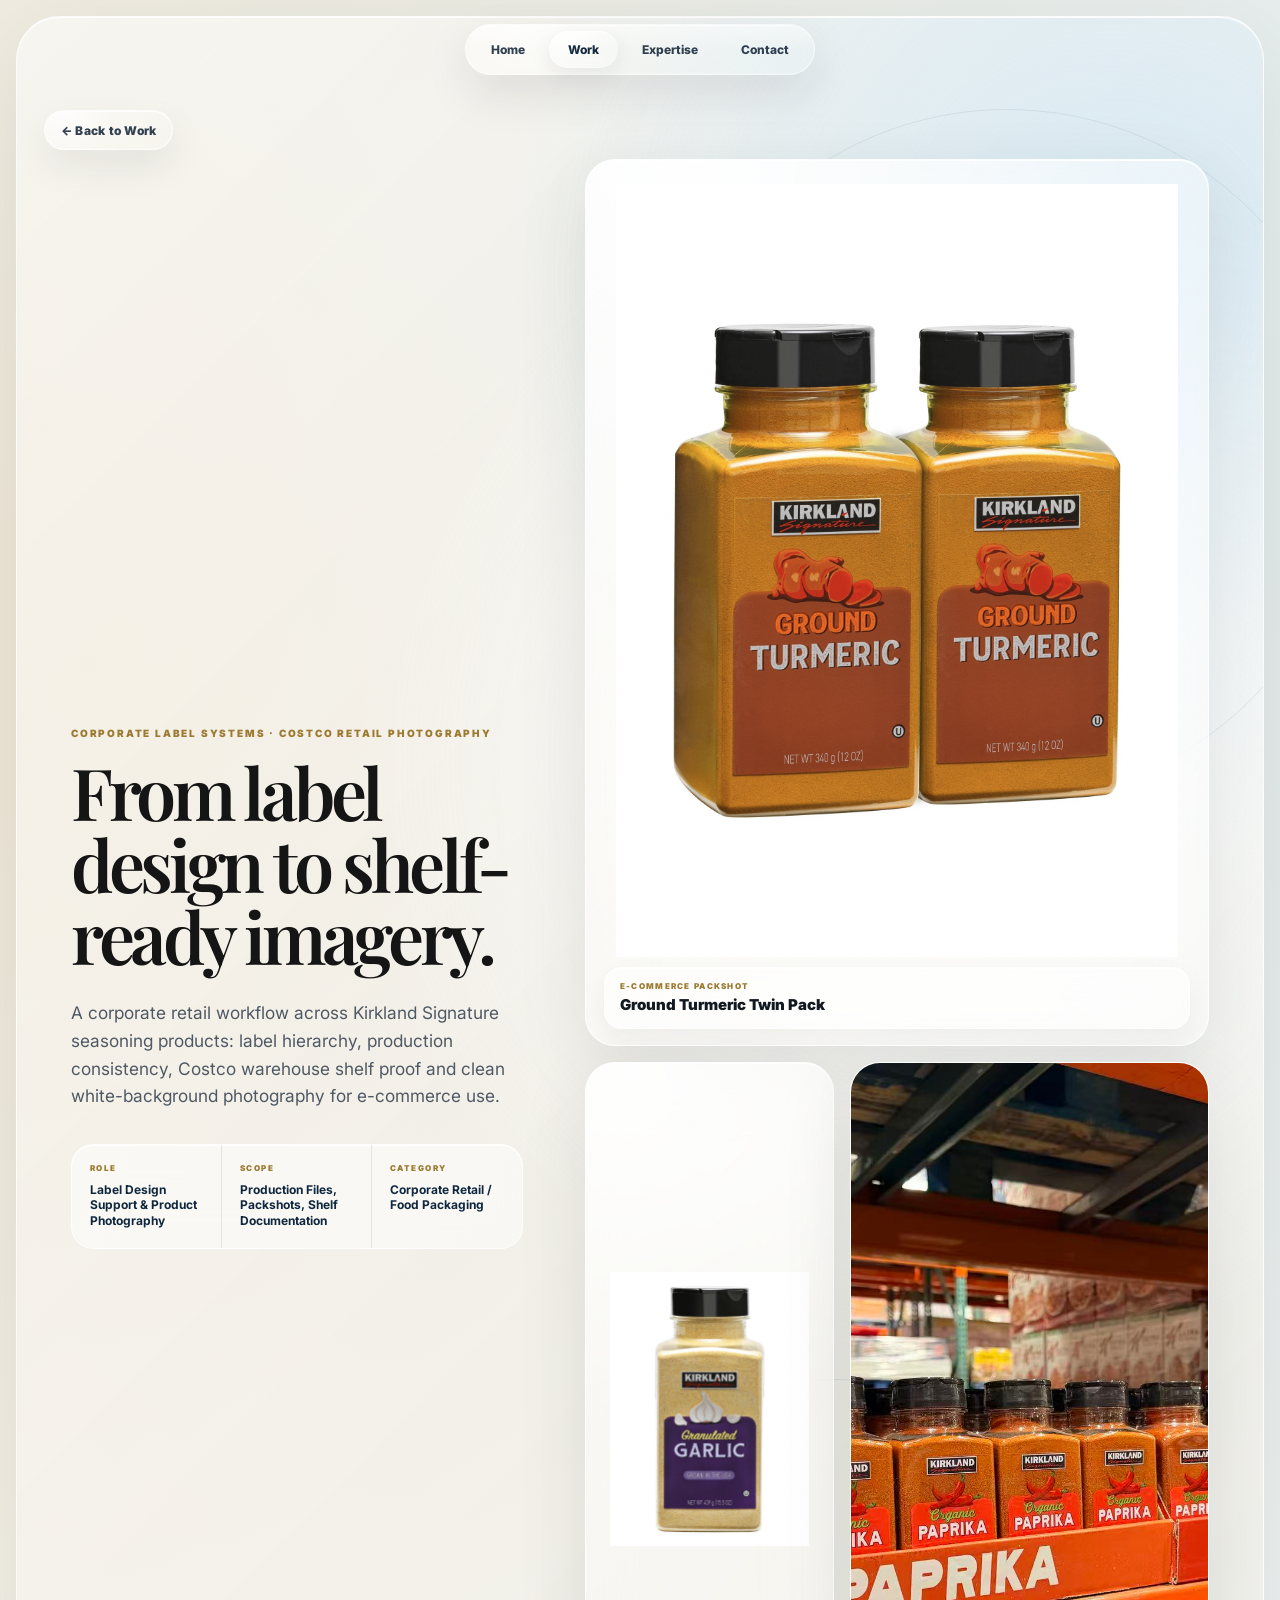
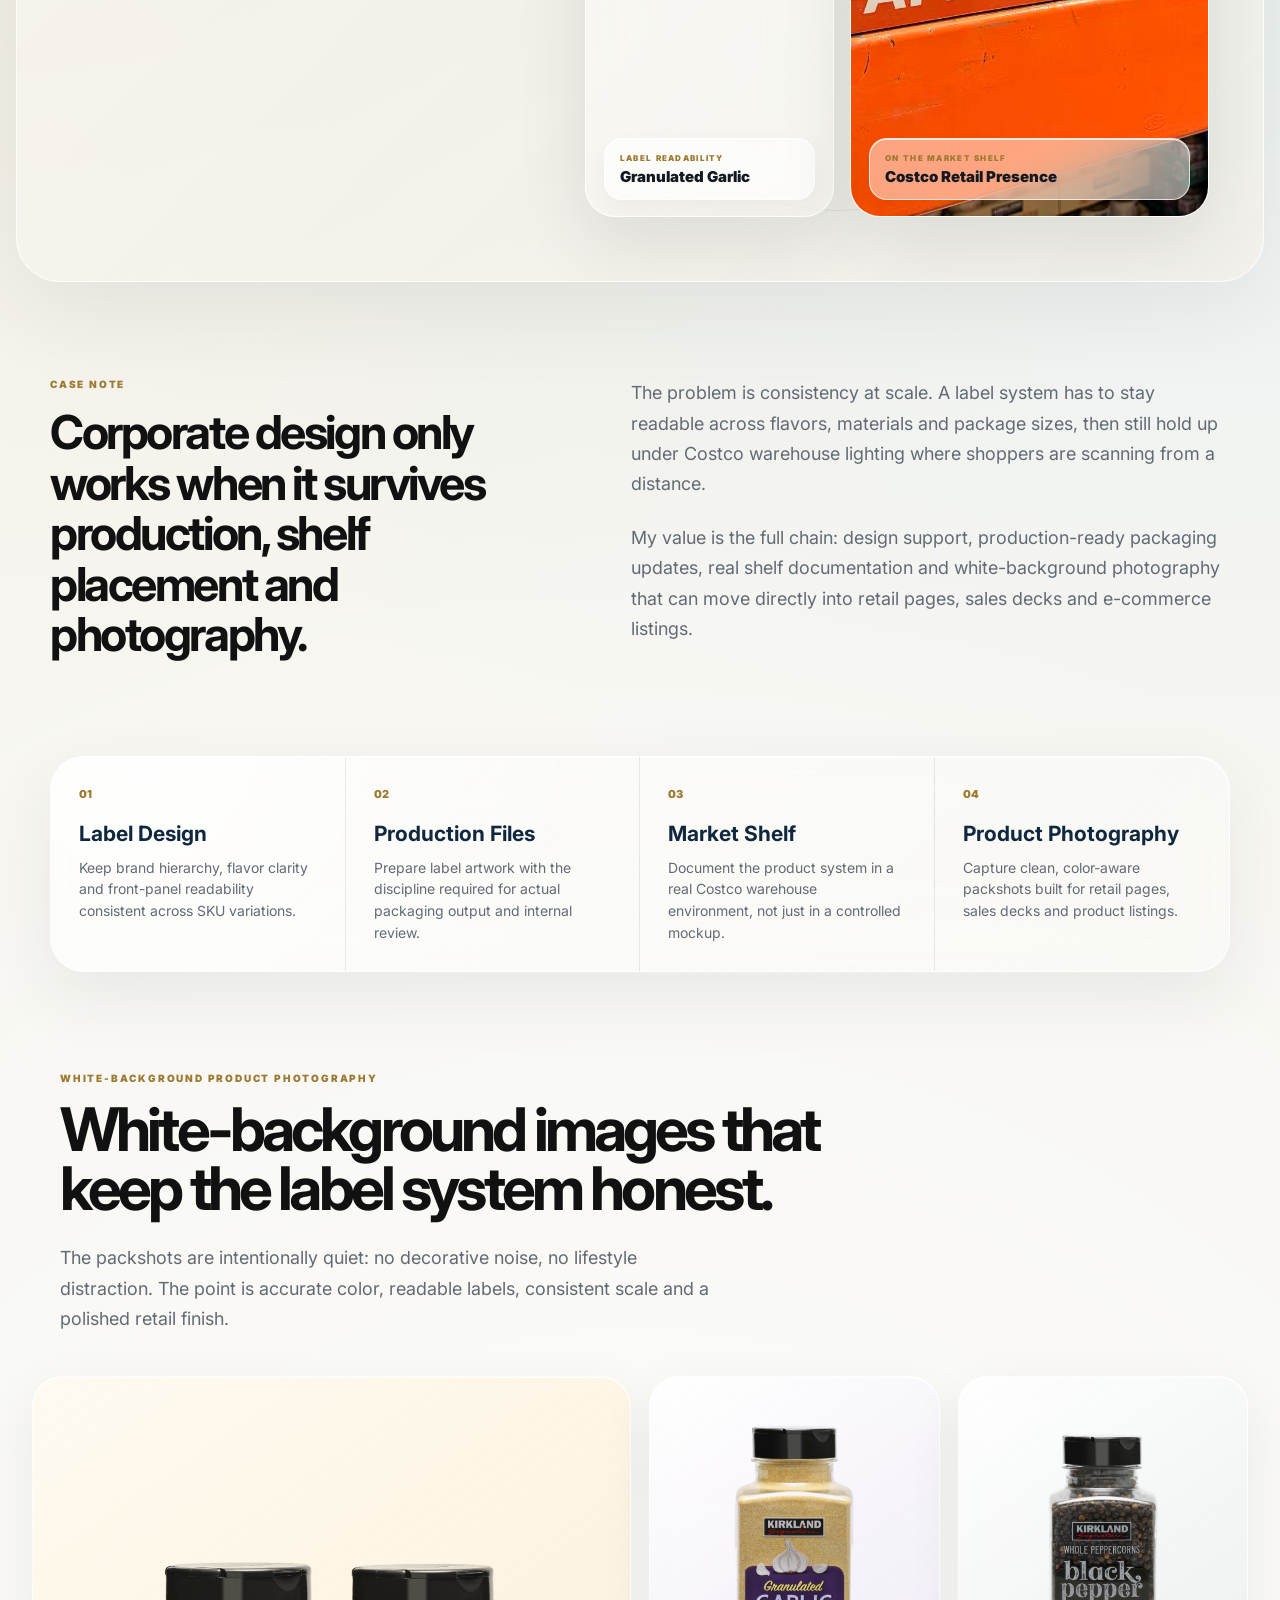
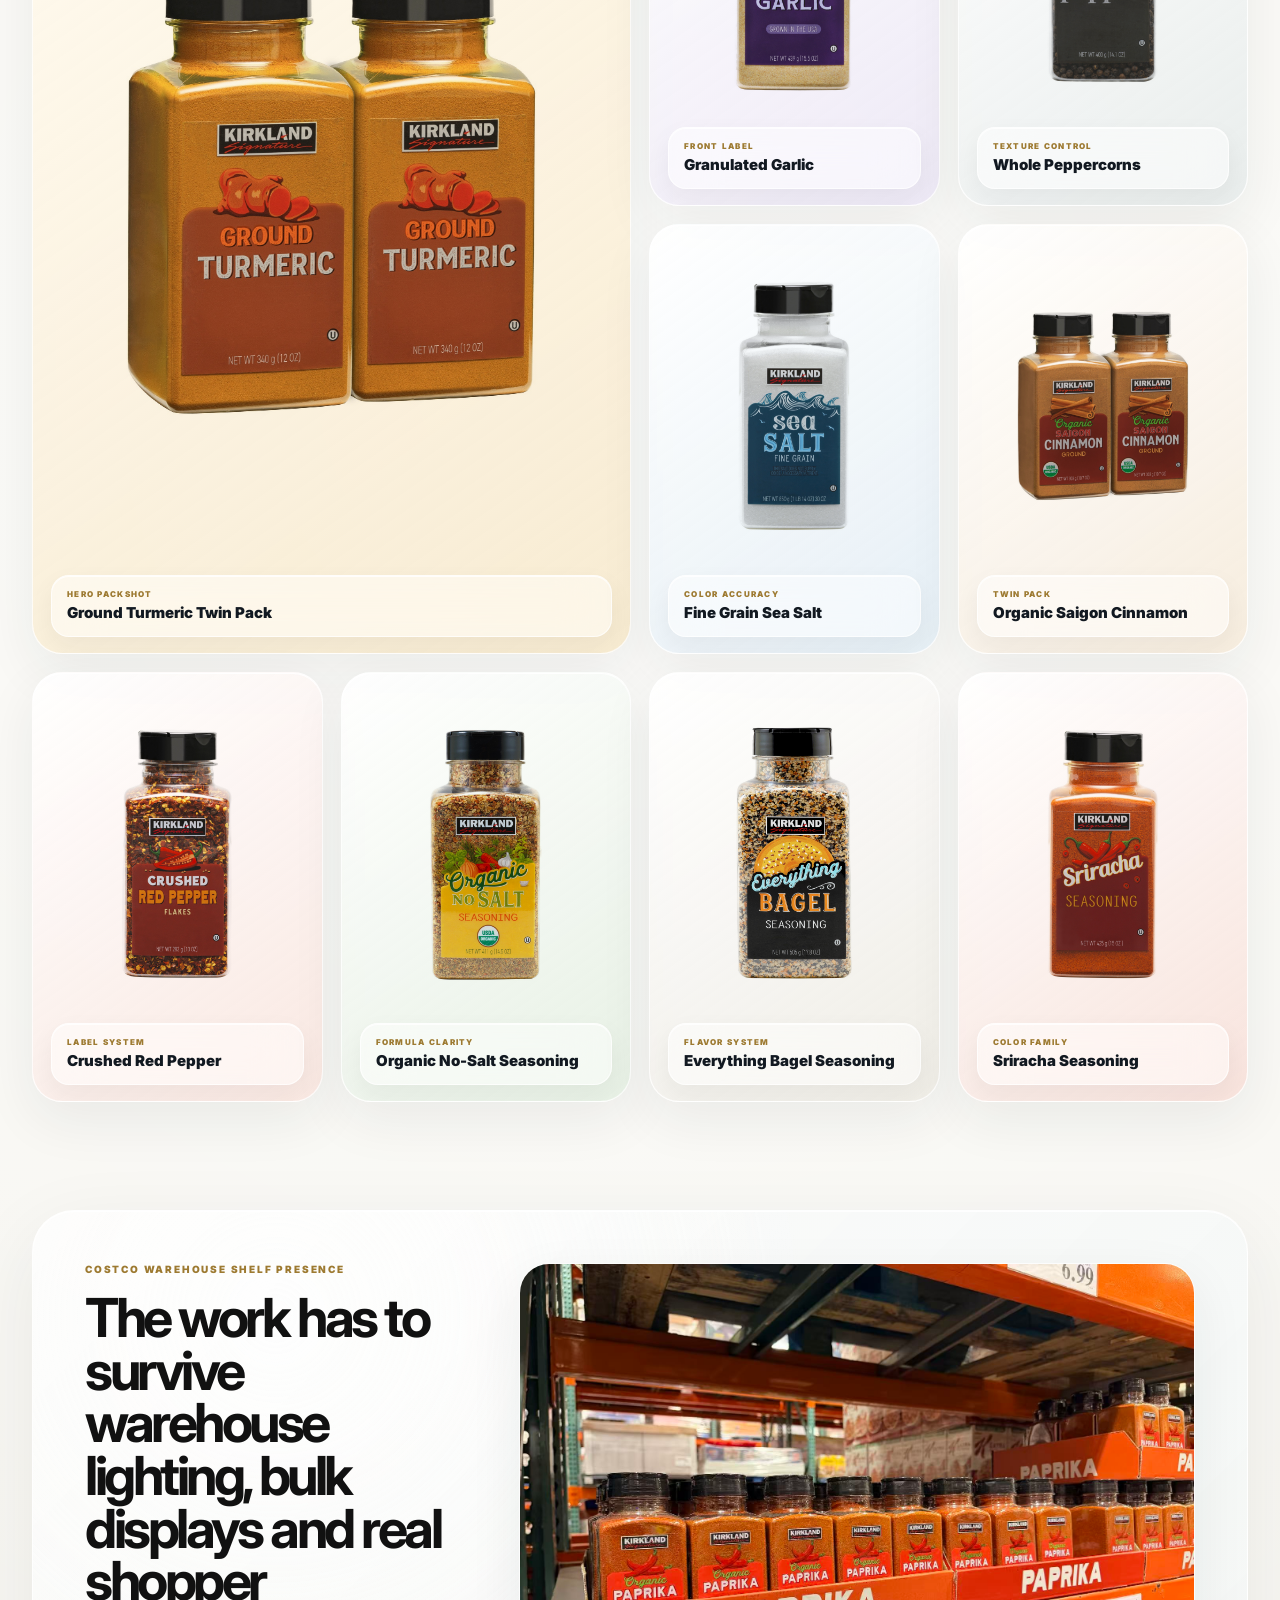
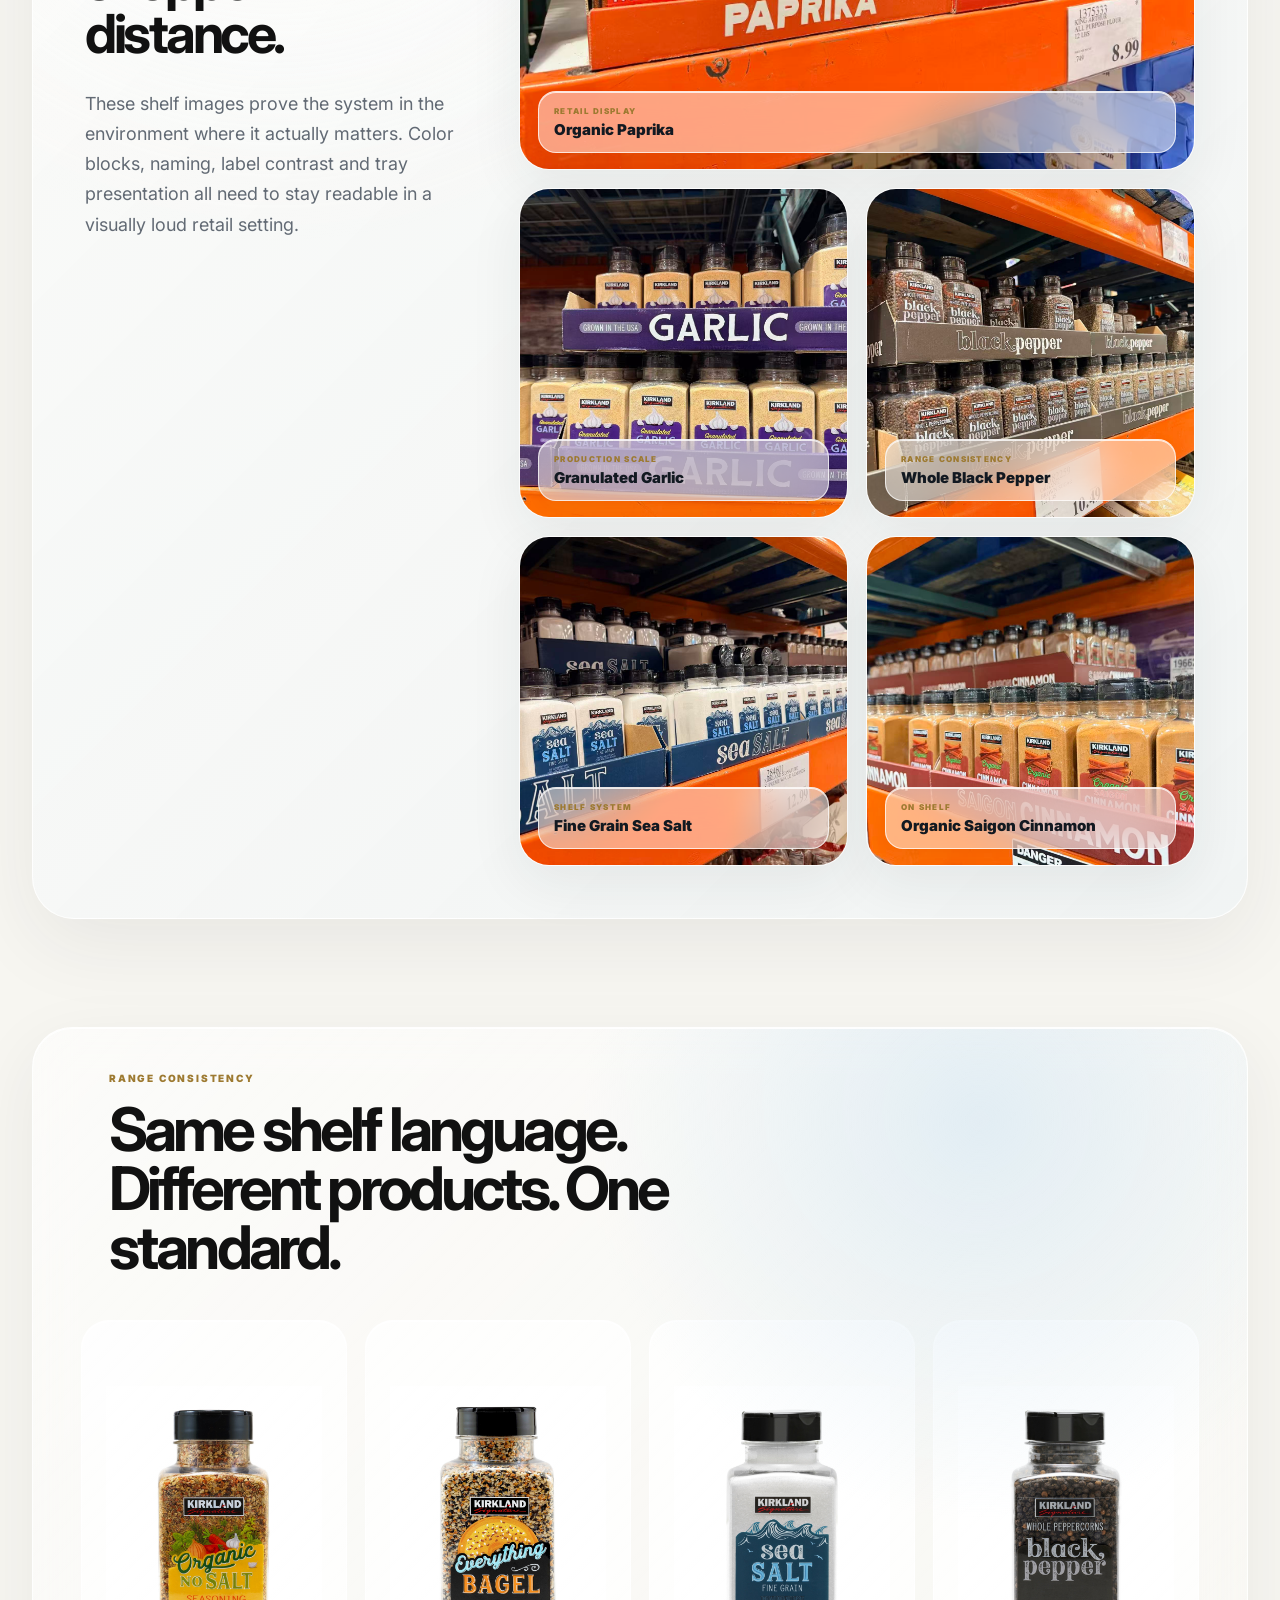
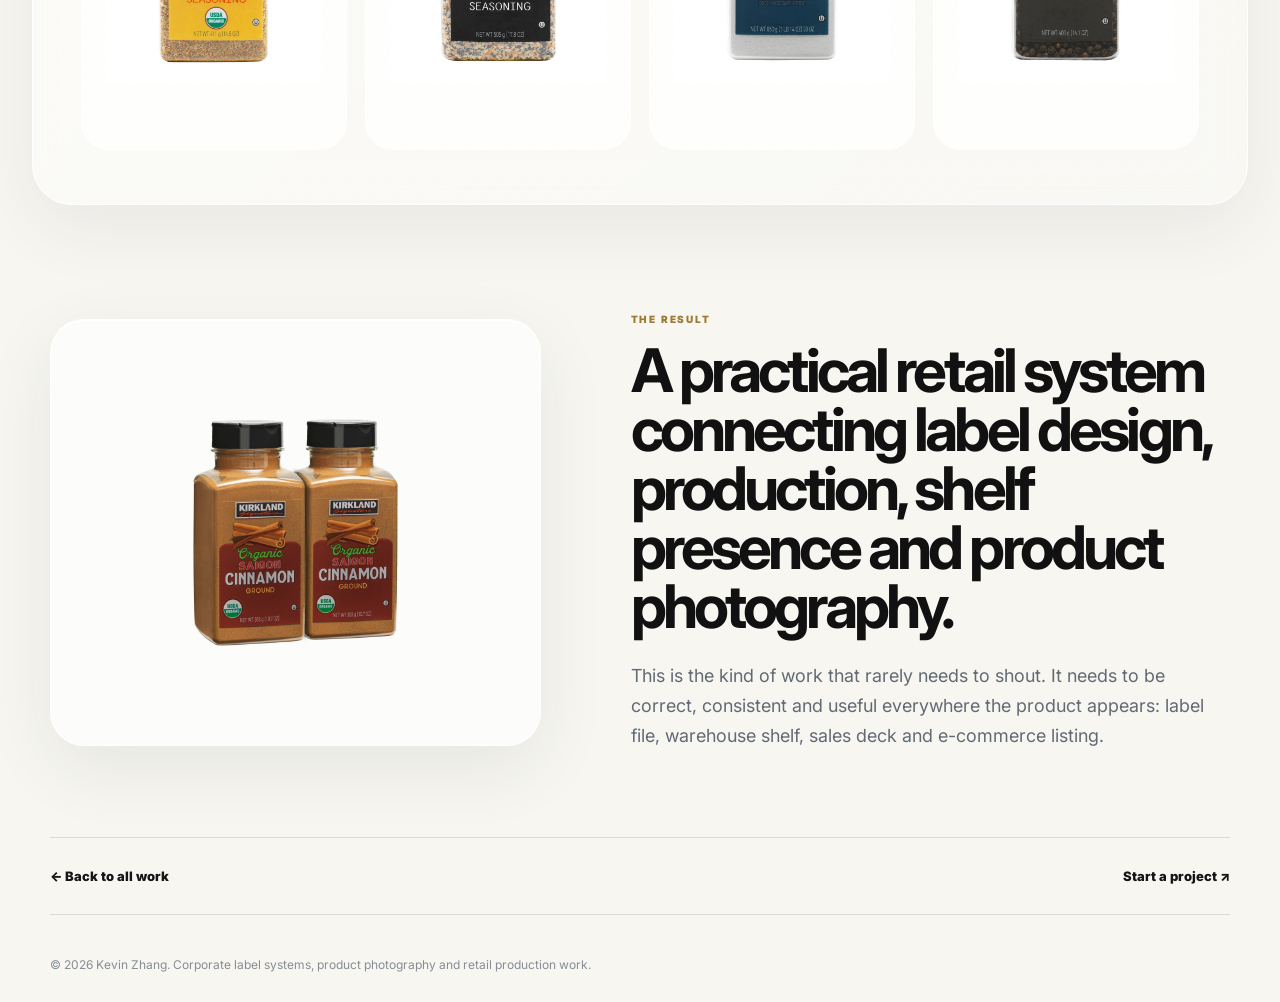
<file: work/product-photography/index.html>
<!doctype html>
<html lang="en">
<head>
  <meta charset="utf-8" />
  <meta name="viewport" content="width=device-width, initial-scale=1" />
  <meta name="description" content="Corporate label systems, Costco retail shelf presence and e-commerce product photography by Kevin Zhang." />
  <link rel="icon" type="image/png" sizes="32x32" href="/assets/images/favicon-32.png" />
  <link rel="icon" type="image/png" sizes="512x512" href="/favicon.png" />
  <link rel="apple-touch-icon" sizes="180x180" href="/apple-touch-icon.png" />
  <title>Corporate Label Systems & Product Photography | Kevin Zhang</title>
  <link rel="preconnect" href="https://fonts.googleapis.com">
  <link rel="preconnect" href="https://fonts.gstatic.com" crossorigin>
  <link href="https://fonts.googleapis.com/css2?family=Inter:wght@400;500;600;700;800;900&family=Playfair+Display:wght@500;600&display=swap" rel="stylesheet">
  <link rel="stylesheet" href="../../assets/css/photography.css?v=20260629a" />
</head>
<body>
  <header class="topbar">
    <nav class="nav-glass" aria-label="Primary navigation">
      <a href="../../index.html">Home</a>
      <a href="../index.html" class="active" aria-current="page">Work</a>
      <a href="../../index.html#expertise">Expertise</a>
      <a href="../../index.html#contact">Contact</a>
    </nav>
  </header>

  <main>
    <div class="project-back"><a href="../index.html#product-photography">← Back to Work</a></div>

    <section class="photo-hero" aria-labelledby="project-title">
      <div class="hero-copy">
        <p class="eyebrow">Corporate Label Systems · Costco Retail Photography</p>
        <h1 id="project-title">From label design to shelf-ready imagery.</h1>
        <p class="intro">A corporate retail workflow across Kirkland Signature seasoning products: label hierarchy, production consistency, Costco warehouse shelf proof and clean white-background photography for e-commerce use.</p>
        <div class="role-grid" aria-label="Project summary">
          <div><span>Role</span><strong>Label Design Support & Product Photography</strong></div>
          <div><span>Scope</span><strong>Production Files, Packshots, Shelf Documentation</strong></div>
          <div><span>Category</span><strong>Corporate Retail / Food Packaging</strong></div>
        </div>
      </div>

      <div class="hero-visual" aria-label="Kirkland Signature product photography and retail shelf image">
        <figure class="hero-card hero-card-main">
          <img src="../../assets/images/corporate-label/packshot-turmeric-twin-display.jpg" alt="Kirkland Signature ground turmeric twin pack photographed on a white background" />
          <figcaption><span>E-commerce Packshot</span> Ground Turmeric Twin Pack</figcaption>
        </figure>
        <figure class="hero-card hero-card-tall">
          <img src="../../assets/images/corporate-label/packshot-granulated-garlic-display.jpg" alt="Kirkland Signature granulated garlic front product photography" />
          <figcaption><span>Label Readability</span> Granulated Garlic</figcaption>
        </figure>
        <figure class="hero-card hero-card-shelf">
          <img src="../../assets/images/corporate-label/shelf-organic-paprika.jpg" alt="Kirkland Signature organic paprika displayed on a Costco warehouse shelf" />
          <figcaption><span>On The Market Shelf</span> Costco Retail Presence</figcaption>
        </figure>
      </div>
    </section>

    <section class="case-note">
      <div>
        <p class="eyebrow">Case Note</p>
        <h2>Corporate design only works when it survives production, shelf placement and photography.</h2>
      </div>
      <div class="note-copy">
        <p>The problem is consistency at scale. A label system has to stay readable across flavors, materials and package sizes, then still hold up under Costco warehouse lighting where shoppers are scanning from a distance.</p>
        <p>My value is the full chain: design support, production-ready packaging updates, real shelf documentation and white-background photography that can move directly into retail pages, sales decks and e-commerce listings.</p>
      </div>
    </section>

    <section class="workflow-panel" aria-label="Corporate product workflow">
      <div>
        <span>01</span>
        <strong>Label Design</strong>
        <p>Keep brand hierarchy, flavor clarity and front-panel readability consistent across SKU variations.</p>
      </div>
      <div>
        <span>02</span>
        <strong>Production Files</strong>
        <p>Prepare label artwork with the discipline required for actual packaging output and internal review.</p>
      </div>
      <div>
        <span>03</span>
        <strong>Market Shelf</strong>
        <p>Document the product system in a real Costco warehouse environment, not just in a controlled mockup.</p>
      </div>
      <div>
        <span>04</span>
        <strong>Product Photography</strong>
        <p>Capture clean, color-aware packshots built for retail pages, sales decks and product listings.</p>
      </div>
    </section>

    <section class="packshot-section" aria-labelledby="packshot-title">
      <div class="section-heading">
        <p class="eyebrow">White-background product photography</p>
        <h2 id="packshot-title">White-background images that keep the label system honest.</h2>
        <p>The packshots are intentionally quiet: no decorative noise, no lifestyle distraction. The point is accurate color, readable labels, consistent scale and a polished retail finish.</p>
      </div>

      <div class="packshot-grid">
        <figure class="pack-card pack-card-large amber">
          <img src="../../assets/images/corporate-label/packshot-turmeric-twin-display.jpg" alt="Kirkland Signature ground turmeric twin pack photographed for e-commerce" />
          <figcaption><span>Hero Packshot</span> Ground Turmeric Twin Pack</figcaption>
        </figure>
        <figure class="pack-card purple">
          <img src="../../assets/images/corporate-label/packshot-granulated-garlic-display.jpg" alt="Kirkland Signature granulated garlic white background product photography" />
          <figcaption><span>Front Label</span> Granulated Garlic</figcaption>
        </figure>
        <figure class="pack-card charcoal">
          <img src="../../assets/images/corporate-label/packshot-whole-peppercorn-display.jpg" alt="Kirkland Signature whole black peppercorns white background product photography" />
          <figcaption><span>Texture Control</span> Whole Peppercorns</figcaption>
        </figure>
        <figure class="pack-card blue">
          <img src="../../assets/images/corporate-label/packshot-sea-salt-display.jpg" alt="Kirkland Signature sea salt white background product photography" />
          <figcaption><span>Color Accuracy</span> Fine Grain Sea Salt</figcaption>
        </figure>
        <figure class="pack-card cinnamon">
          <img src="../../assets/images/corporate-label/packshot-organic-cinnamon-display.jpg" alt="Kirkland Signature organic Saigon cinnamon twin pack product photography" />
          <figcaption><span>Twin Pack</span> Organic Saigon Cinnamon</figcaption>
        </figure>
        <figure class="pack-card red">
          <img src="../../assets/images/corporate-label/packshot-crushed-red-pepper-display.jpg" alt="Kirkland Signature crushed red pepper flakes product photography" />
          <figcaption><span>Label System</span> Crushed Red Pepper</figcaption>
        </figure>
        <figure class="pack-card green">
          <img src="../../assets/images/corporate-label/packshot-organic-no-salt-display.jpg" alt="Kirkland Signature organic no-salt seasoning product photography" />
          <figcaption><span>Formula Clarity</span> Organic No-Salt Seasoning</figcaption>
        </figure>
        <figure class="pack-card neutral">
          <img src="../../assets/images/corporate-label/packshot-everything-bagel-display.jpg" alt="Kirkland Signature everything bagel seasoning product photography" />
          <figcaption><span>Flavor System</span> Everything Bagel Seasoning</figcaption>
        </figure>
        <figure class="pack-card warm-red">
          <img src="../../assets/images/corporate-label/packshot-sriracha-display.jpg" alt="Kirkland Signature sriracha seasoning product photography" />
          <figcaption><span>Color Family</span> Sriracha Seasoning</figcaption>
        </figure>
      </div>
    </section>

    <section class="shelf-section" aria-labelledby="shelf-title">
      <div class="shelf-copy">
        <p class="eyebrow">Costco warehouse shelf presence</p>
        <h2 id="shelf-title">The work has to survive warehouse lighting, bulk displays and real shopper distance.</h2>
        <p>These shelf images prove the system in the environment where it actually matters. Color blocks, naming, label contrast and tray presentation all need to stay readable in a visually loud retail setting.</p>
      </div>

      <div class="shelf-grid">
        <figure class="shelf-card shelf-card-wide">
          <img src="../../assets/images/corporate-label/shelf-organic-paprika.jpg" alt="Kirkland Signature organic paprika displayed in a Costco warehouse" />
          <figcaption><span>Retail Display</span> Organic Paprika</figcaption>
        </figure>
        <figure class="shelf-card">
          <img src="../../assets/images/corporate-label/shelf-granulated-garlic-new.jpg" alt="Kirkland Signature granulated garlic displayed on Costco shelves" />
          <figcaption><span>Production Scale</span> Granulated Garlic</figcaption>
        </figure>
        <figure class="shelf-card">
          <img src="../../assets/images/corporate-label/shelf-whole-black-pepper.jpg" alt="Kirkland Signature whole black pepper displayed on Costco shelves" />
          <figcaption><span>Range Consistency</span> Whole Black Pepper</figcaption>
        </figure>
        <figure class="shelf-card">
          <img src="../../assets/images/corporate-label/shelf-fine-grain-sea-salt.jpg" alt="Kirkland Signature fine grain sea salt displayed on Costco shelves" />
          <figcaption><span>Shelf System</span> Fine Grain Sea Salt</figcaption>
        </figure>
        <figure class="shelf-card">
          <img src="../../assets/images/corporate-label/shelf-organic-cinnamon.jpg" alt="Kirkland Signature organic Saigon cinnamon displayed on Costco shelves" />
          <figcaption><span>On Shelf</span> Organic Saigon Cinnamon</figcaption>
        </figure>
      </div>
    </section>

    <section class="range-section" aria-labelledby="range-title">
      <div class="section-heading compact">
        <p class="eyebrow">Range consistency</p>
        <h2 id="range-title">Same shelf language. Different products. One standard.</h2>
      </div>
      <div class="range-row">
        <img src="../../assets/images/corporate-label/packshot-organic-no-salt-display.jpg" alt="Kirkland Signature organic no-salt seasoning product photography" />
        <img src="../../assets/images/corporate-label/packshot-everything-bagel-display.jpg" alt="Kirkland Signature everything bagel seasoning product photography" />
        <img src="../../assets/images/corporate-label/packshot-sea-salt-display.jpg" alt="Kirkland Signature sea salt product photography" />
        <img src="../../assets/images/corporate-label/packshot-whole-peppercorn-display.jpg" alt="Kirkland Signature whole black peppercorns product photography" />
      </div>
    </section>

    <section class="final-frame">
      <figure>
        <img src="../../assets/images/corporate-label/packshot-organic-cinnamon-display.jpg" alt="Kirkland Signature organic Saigon cinnamon twin pack white background photography" />
      </figure>
      <div>
        <p class="eyebrow">The Result</p>
        <h2>A practical retail system connecting label design, production, shelf presence and product photography.</h2>
        <p>This is the kind of work that rarely needs to shout. It needs to be correct, consistent and useful everywhere the product appears: label file, warehouse shelf, sales deck and e-commerce listing.</p>
      </div>
    </section>

    <nav class="project-end" aria-label="End of project">
      <a href="../index.html">← Back to all work</a>
      <a href="mailto:kevinzdesign@gmail.com">Start a project ↗</a>
    </nav>
  </main>

  <footer>© <span id="year"></span> Kevin Zhang. Corporate label systems, product photography and retail production work.</footer>
  <script src="../../assets/js/main.js"></script>
</body>
</html>
</file>
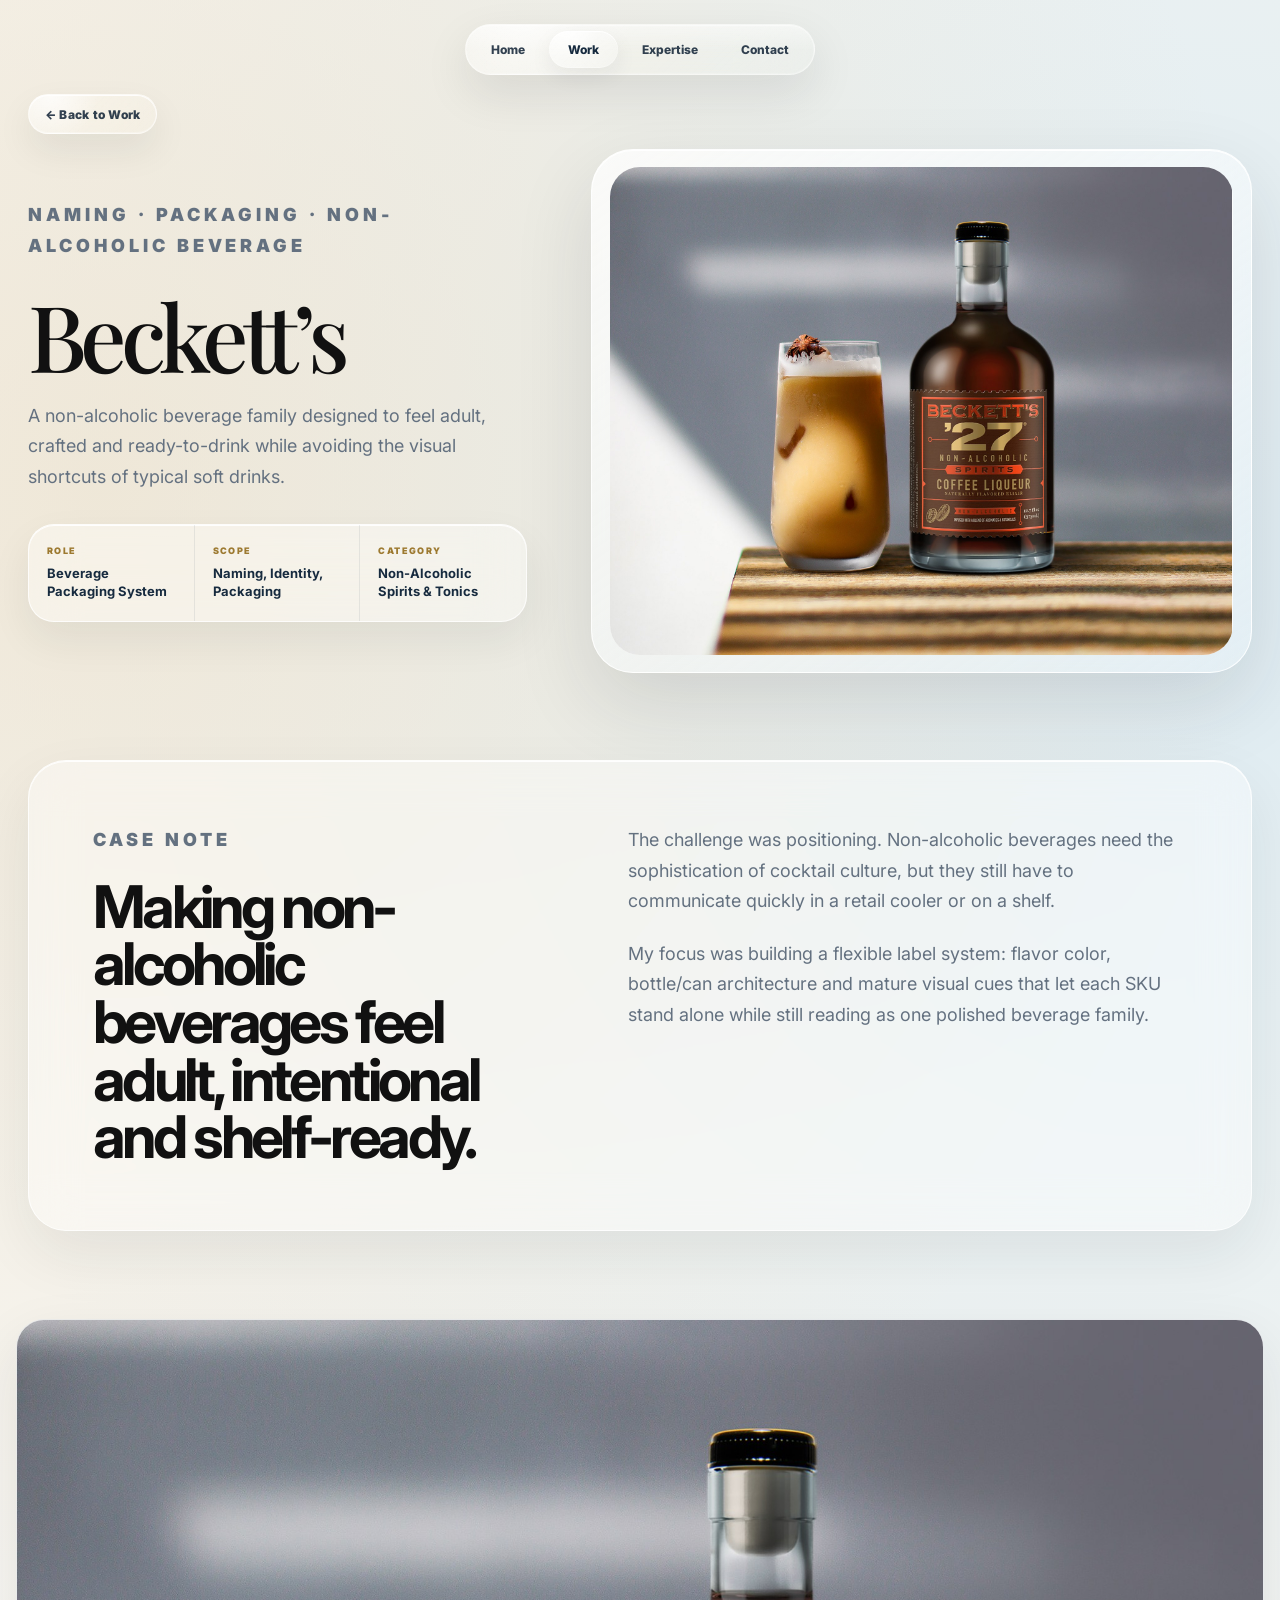
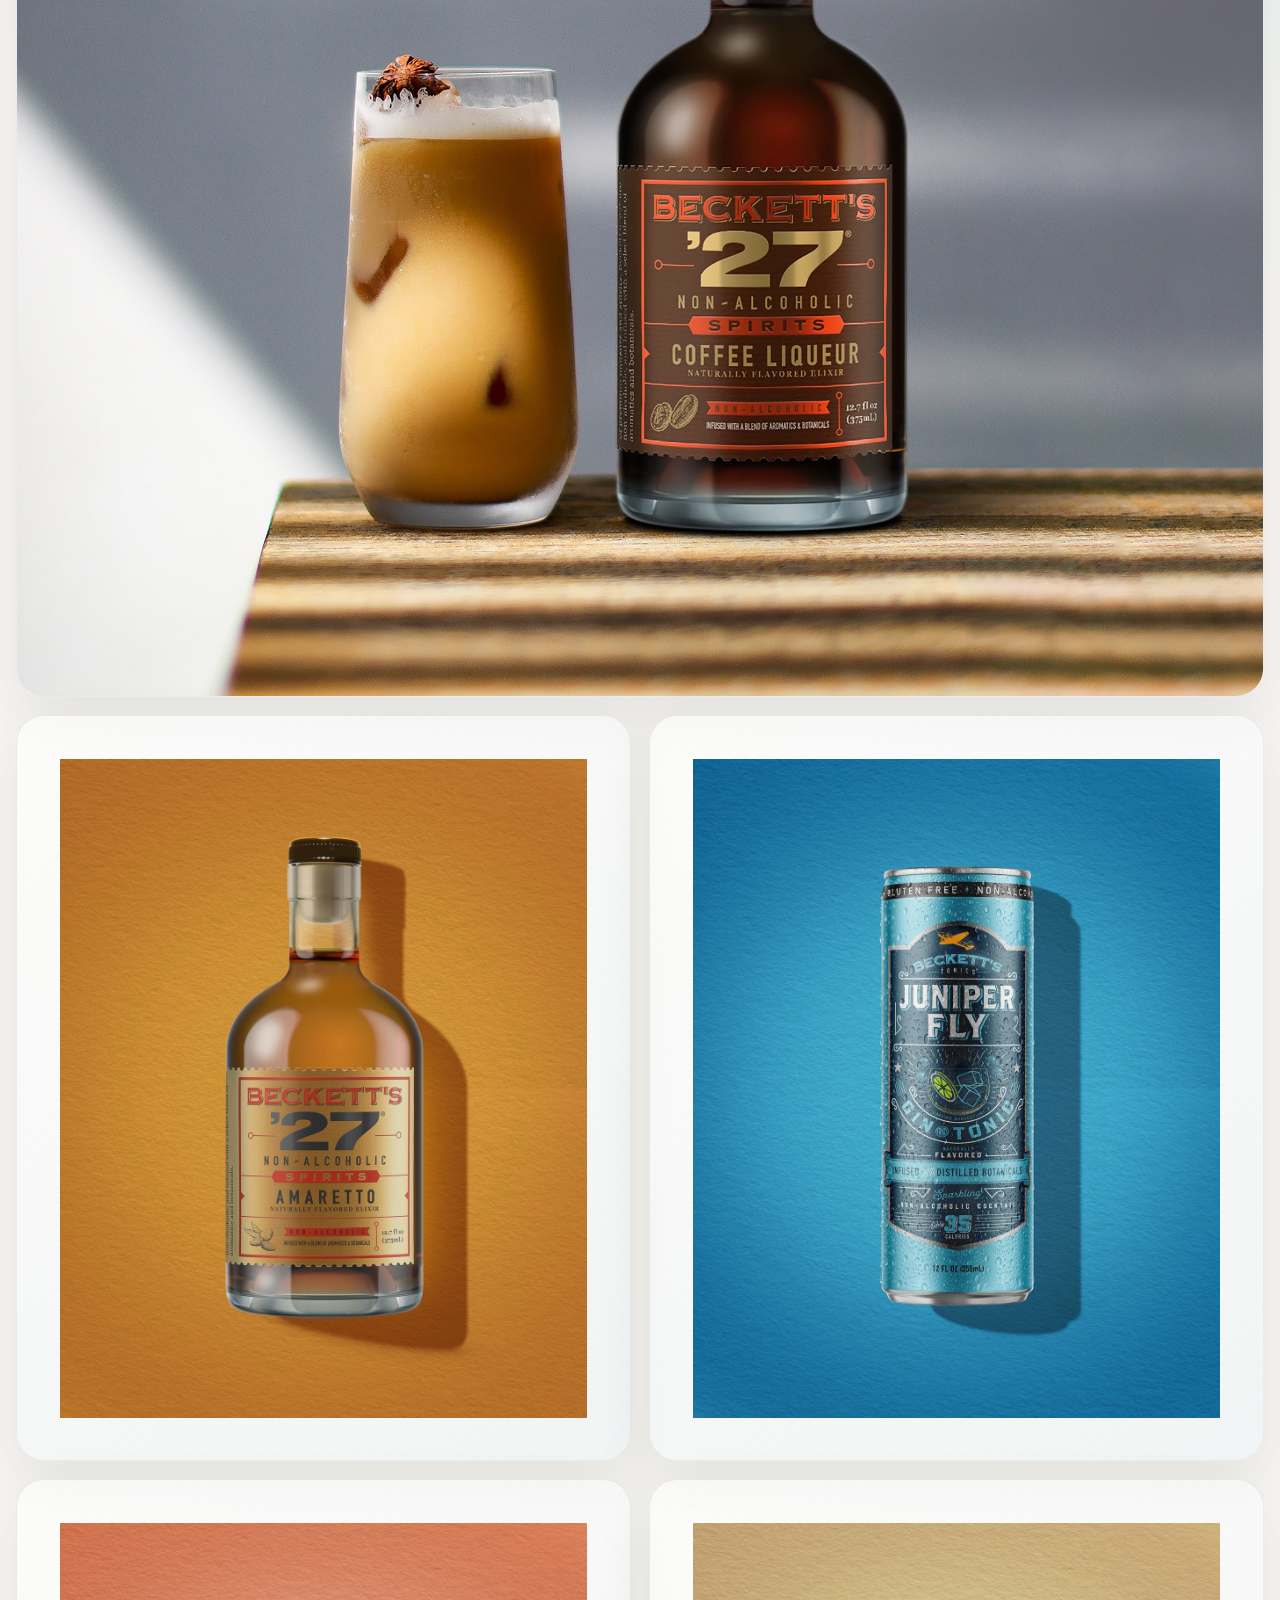
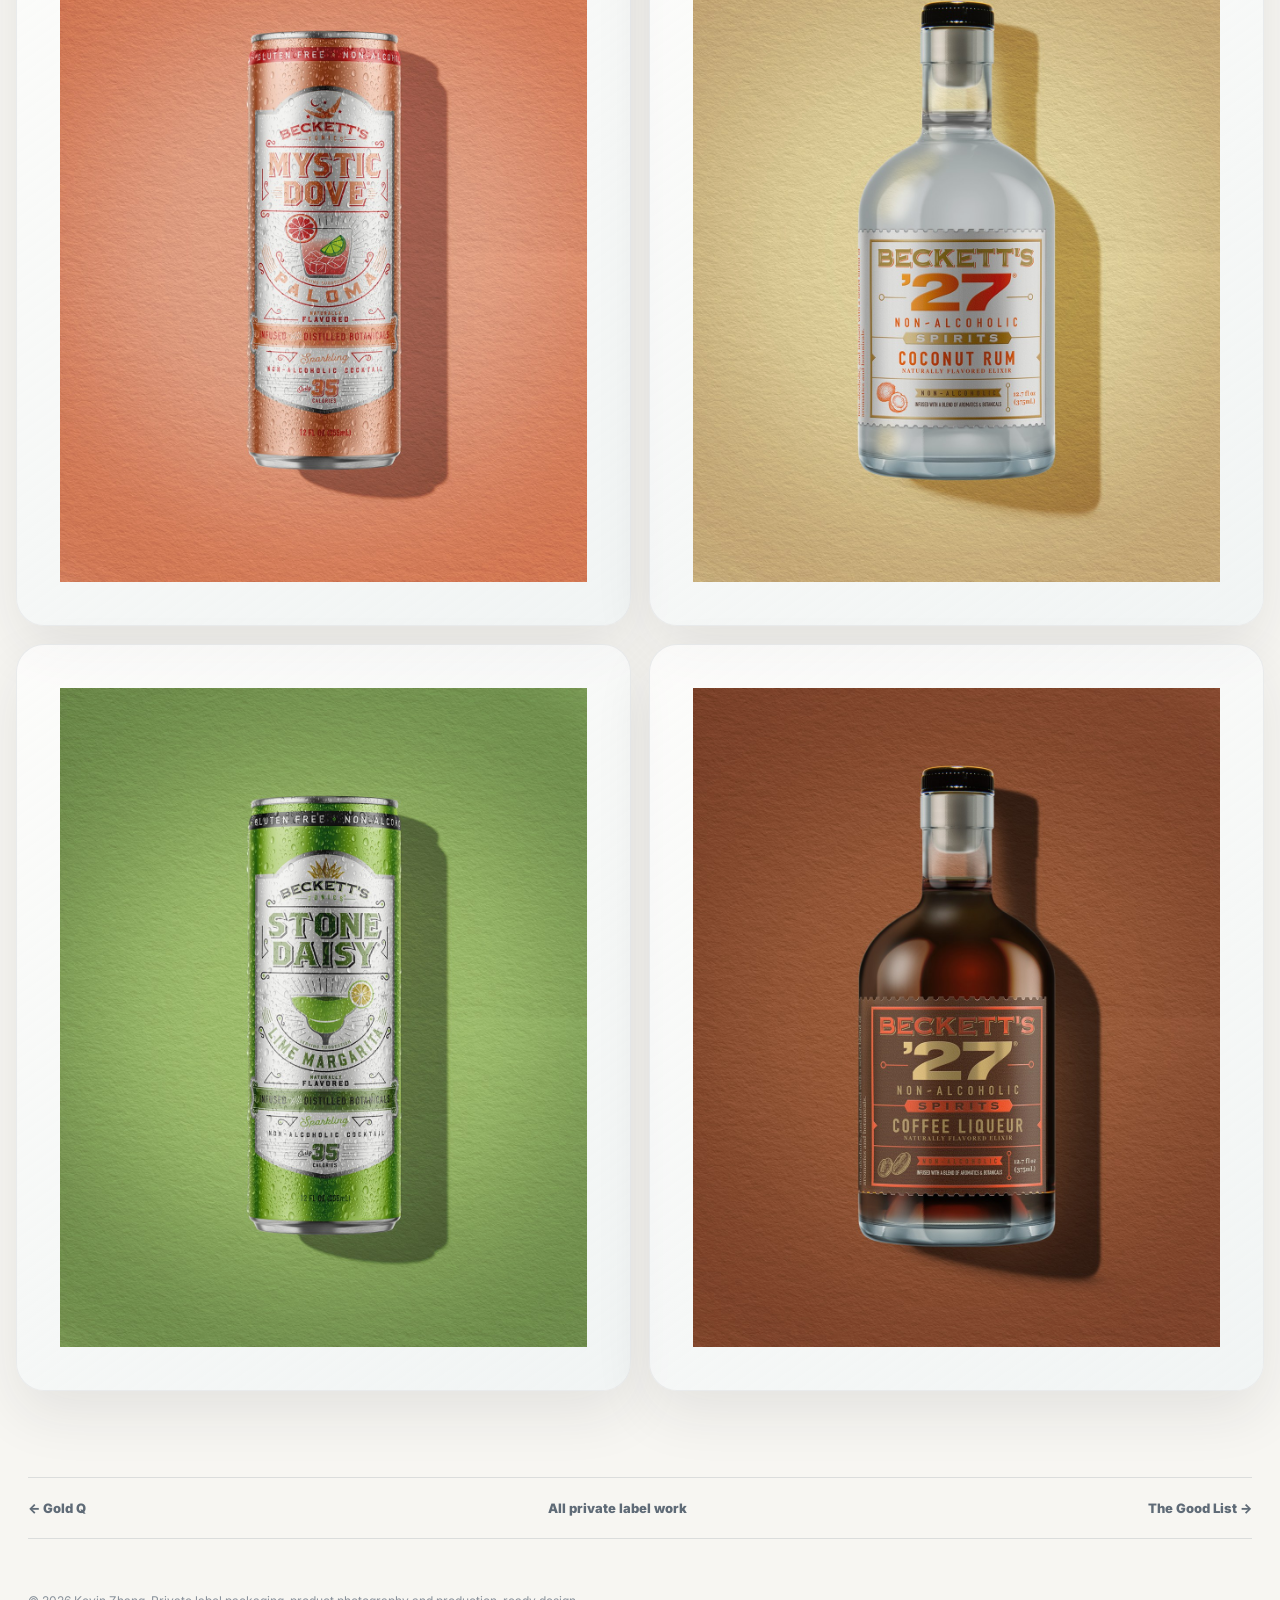
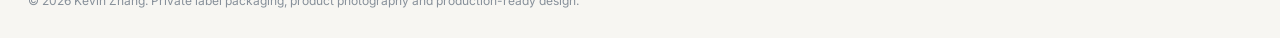
<file: work/private-label/becketts/index.html>
<!doctype html>
<html lang="en">
<head>
  <meta charset="utf-8" />
  <meta name="viewport" content="width=device-width, initial-scale=1" />
  <meta name="description" content="Beckett’s private label packaging case study by Kevin Zhang." />
  <link rel="icon" type="image/png" sizes="32x32" href="/assets/images/favicon-32.png" />
  <link rel="icon" type="image/png" sizes="512x512" href="/favicon.png" />
  <link rel="apple-touch-icon" sizes="180x180" href="/apple-touch-icon.png" />
  <title>Beckett’s | Private Label Packaging | Kevin Zhang</title>
  <link rel="preconnect" href="https://fonts.googleapis.com">
  <link rel="preconnect" href="https://fonts.gstatic.com" crossorigin>
  <link href="https://fonts.googleapis.com/css2?family=Inter:wght@400;500;600;700;800;900&family=Playfair+Display:wght@500;600&display=swap" rel="stylesheet">
  <link rel="stylesheet" href="../../../assets/css/private-case.css?v=20260629a" />
</head>
<body>
  <header class="topbar">
    <nav class="nav-glass" aria-label="Primary navigation">
      <a href="../../../index.html">Home</a>
      <a href="../../index.html#private-label" class="active" aria-current="page">Work</a>
      <a href="../../../index.html#expertise">Expertise</a>
      <a href="../../../index.html#contact">Contact</a>
    </nav>
  </header>

  <main>
    <div class="project-back"><a href="../../index.html#private-label">← Back to Work</a></div>
    <section class="case-hero">
      <div class="case-copy">
        <p class="eyebrow">Naming · Packaging · Non-Alcoholic Beverage</p>
        <h1>Beckett’s</h1>
        <p>A non-alcoholic beverage family designed to feel adult, crafted and ready-to-drink while avoiding the visual shortcuts of typical soft drinks.</p>
        <div class="meta-card">
          <div><span>Role</span><strong>Beverage Packaging System</strong></div>
          <div><span>Scope</span><strong>Naming, Identity, Packaging</strong></div>
          <div><span>Category</span><strong>Non-Alcoholic Spirits &amp; Tonics</strong></div>
        </div>
      </div>
      <div class="hero-visual">
        <img src="../../../assets/images/private-label/becketts/08.jpg" alt="Beckett’s hero visual" />
      </div>
    </section>

    <section class="overview case-shell">
      <div>
        <p class="eyebrow">Case Note</p>
        <h2>Making non-alcoholic beverages feel adult, intentional and shelf-ready.</h2>
      </div>
      <div>
        <p>The challenge was positioning. Non-alcoholic beverages need the sophistication of cocktail culture, but they still have to communicate quickly in a retail cooler or on a shelf.</p>
        <p>My focus was building a flexible label system: flavor color, bottle/can architecture and mature visual cues that let each SKU stand alone while still reading as one polished beverage family.</p>
      </div>
    </section>

    <section class="gallery" aria-label="Beckett’s project gallery">
      <figure class="wide"><img src="../../../assets/images/private-label/becketts/08.jpg" alt="Beckett’s project image 1" loading="lazy" /></figure>
      <figure class="product"><img src="../../../assets/images/private-label/becketts/02.jpg" alt="Beckett’s project image 2" loading="lazy" /></figure>
      <figure class="product"><img src="../../../assets/images/private-label/becketts/04.jpg" alt="Beckett’s project image 3" loading="lazy" /></figure>
      <figure class="product"><img src="../../../assets/images/private-label/becketts/07.jpg" alt="Beckett’s project image 4" loading="lazy" /></figure>
      <figure class="product"><img src="../../../assets/images/private-label/becketts/09.jpg" alt="Beckett’s project image 5" loading="lazy" /></figure>
      <figure class="product"><img src="../../../assets/images/private-label/becketts/10.jpg" alt="Beckett’s project image 6" loading="lazy" /></figure>
      <figure class="product"><img src="../../../assets/images/private-label/becketts/13.jpg" alt="Beckett’s project image 7" loading="lazy" /></figure>
    </section>

    <nav class="case-nav" aria-label="Project navigation">
      <a href="../gold-q/index.html">← Gold Q</a>
      <a href="../../index.html#private-label">All private label work</a>
      <a href="../the-good-list/index.html">The Good List →</a>
    </nav>
  </main>

  <footer>© <span id="year"></span> Kevin Zhang. Private label packaging, product photography and production-ready design.</footer>
  <script src="../../../assets/js/main.js"></script>
</body>
</html>
</file>
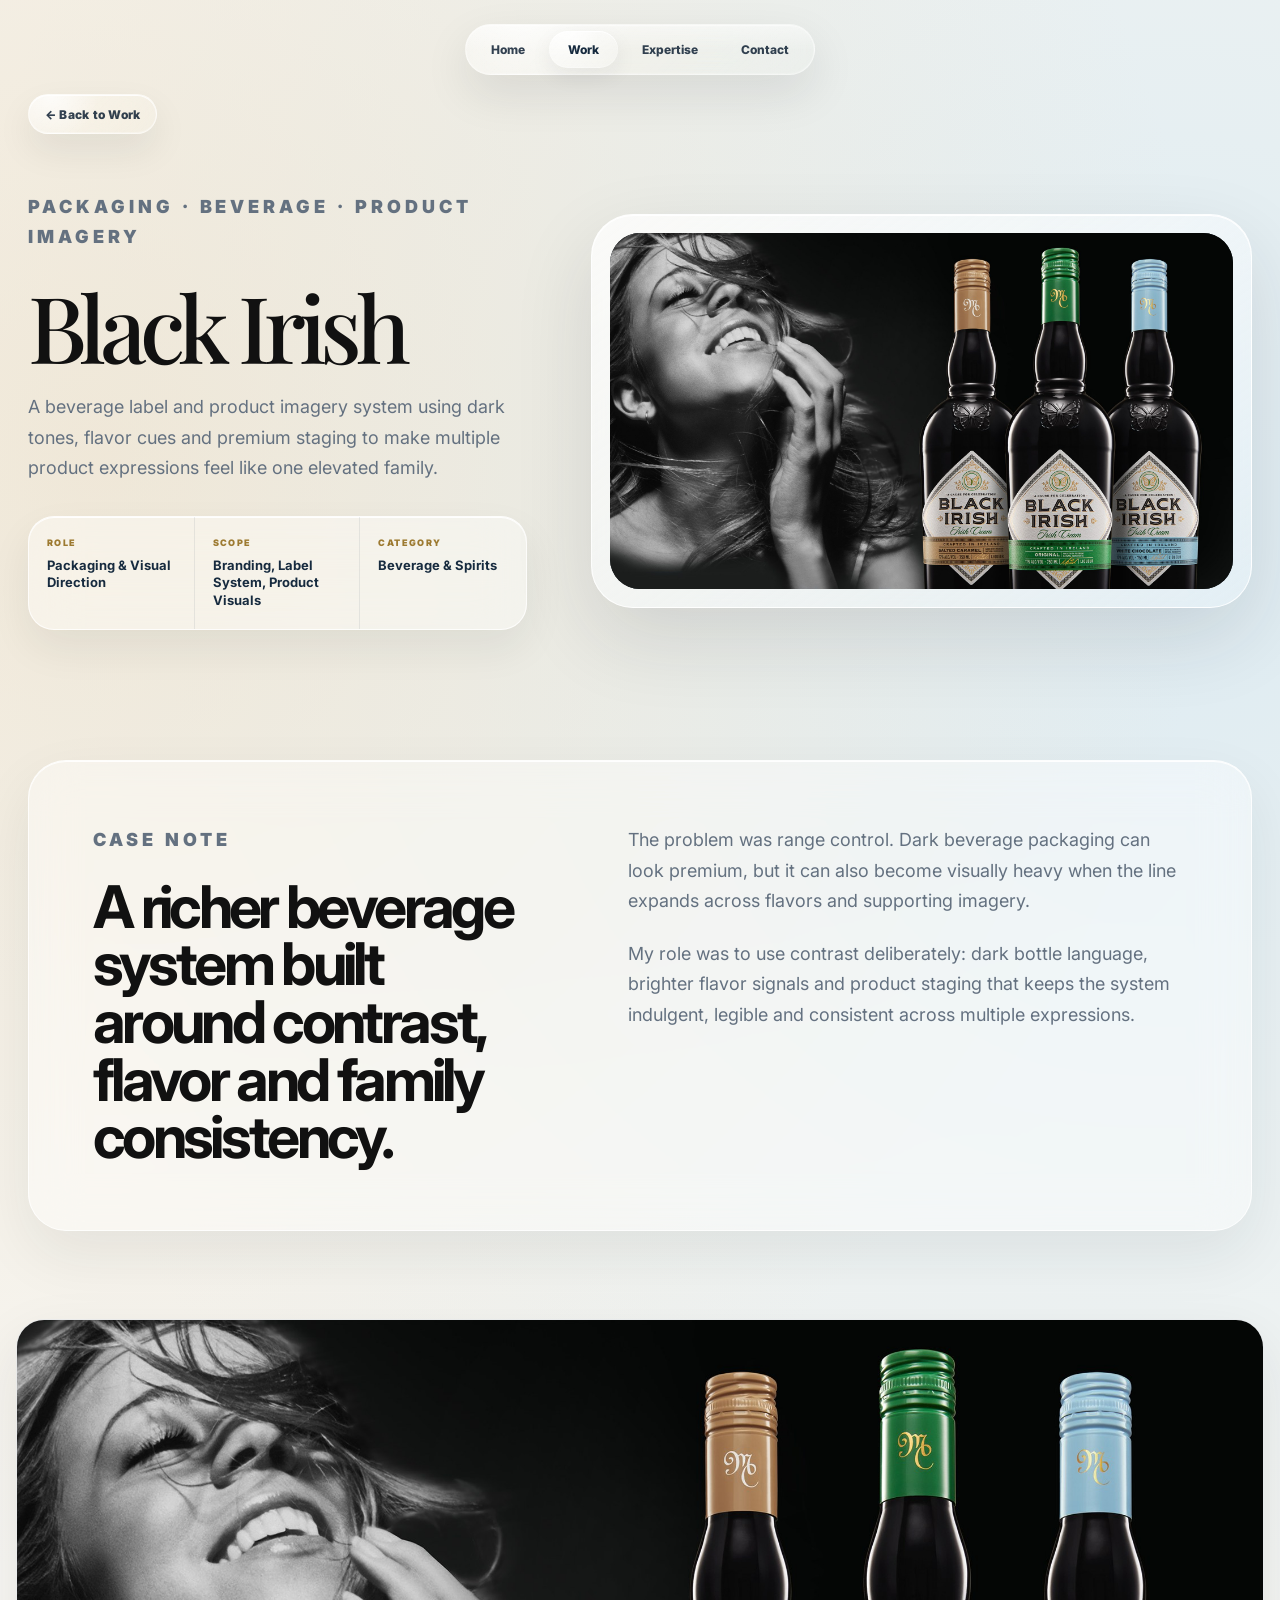
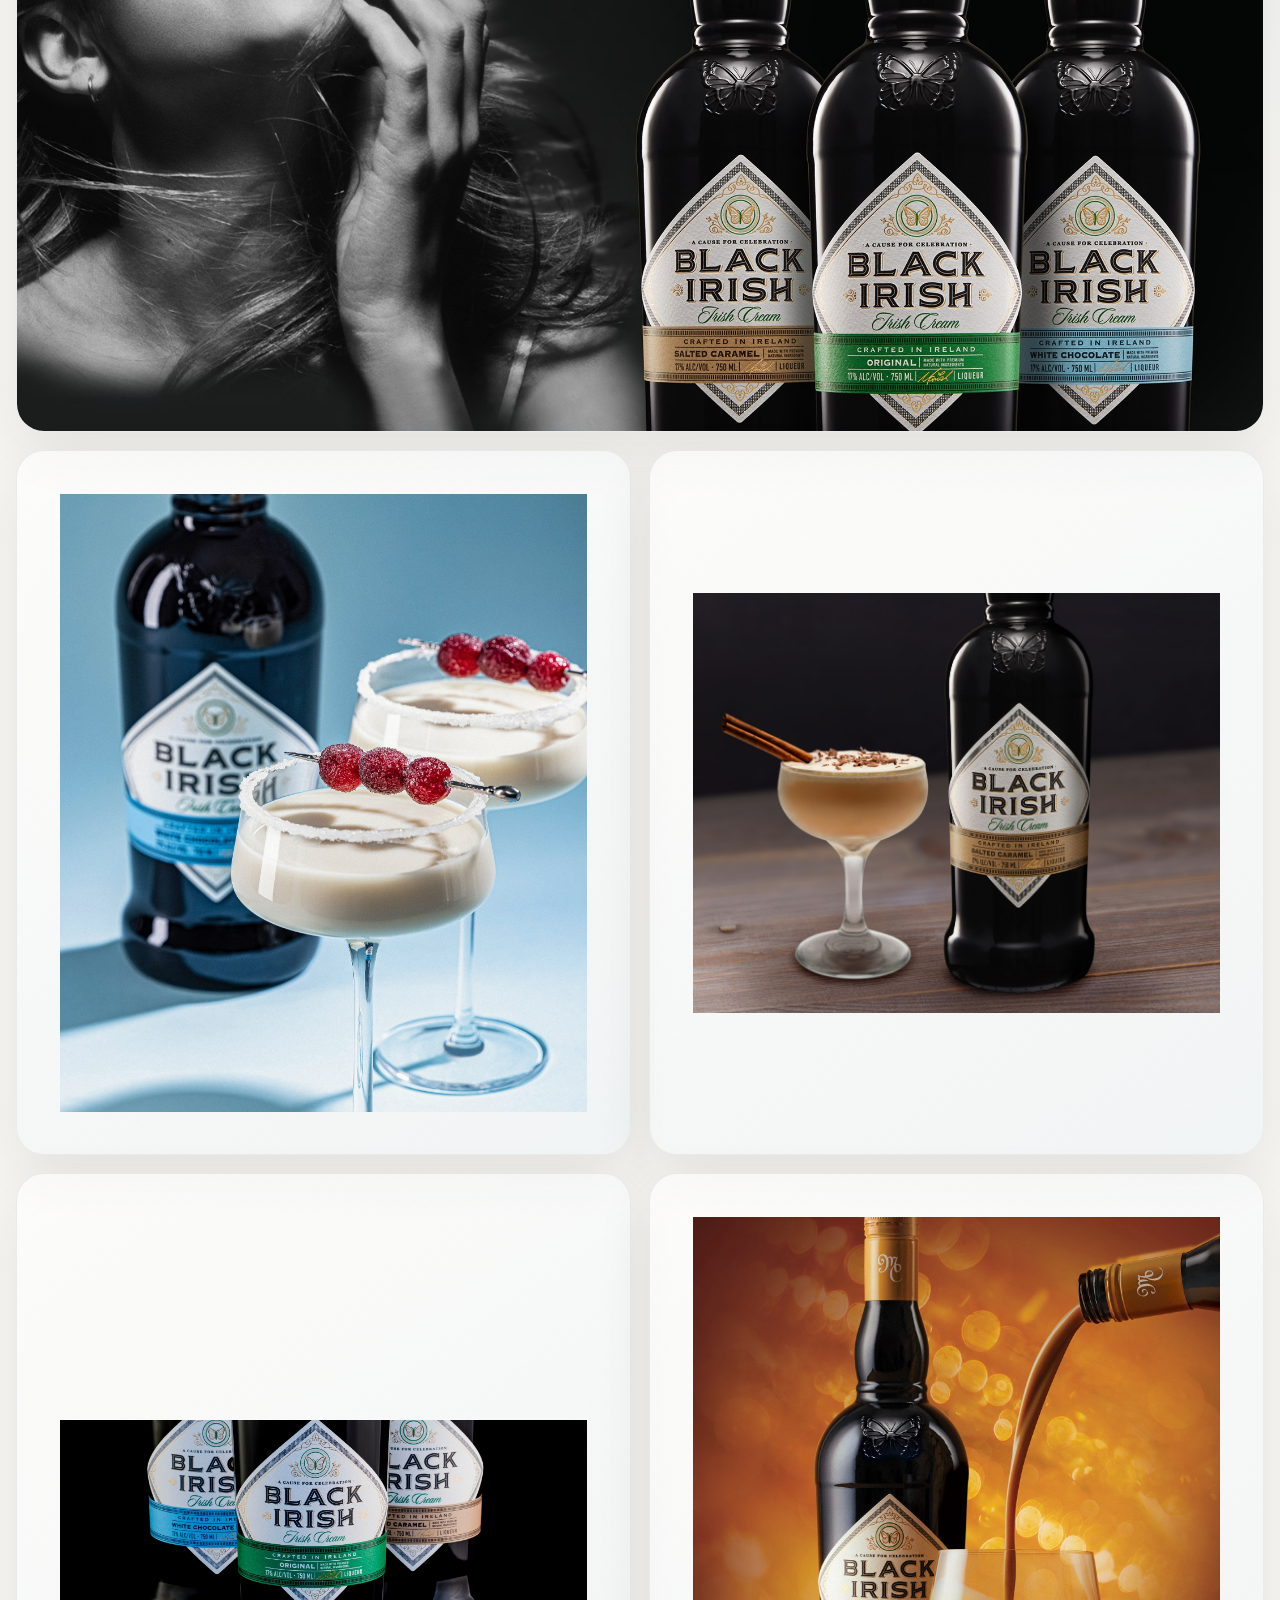
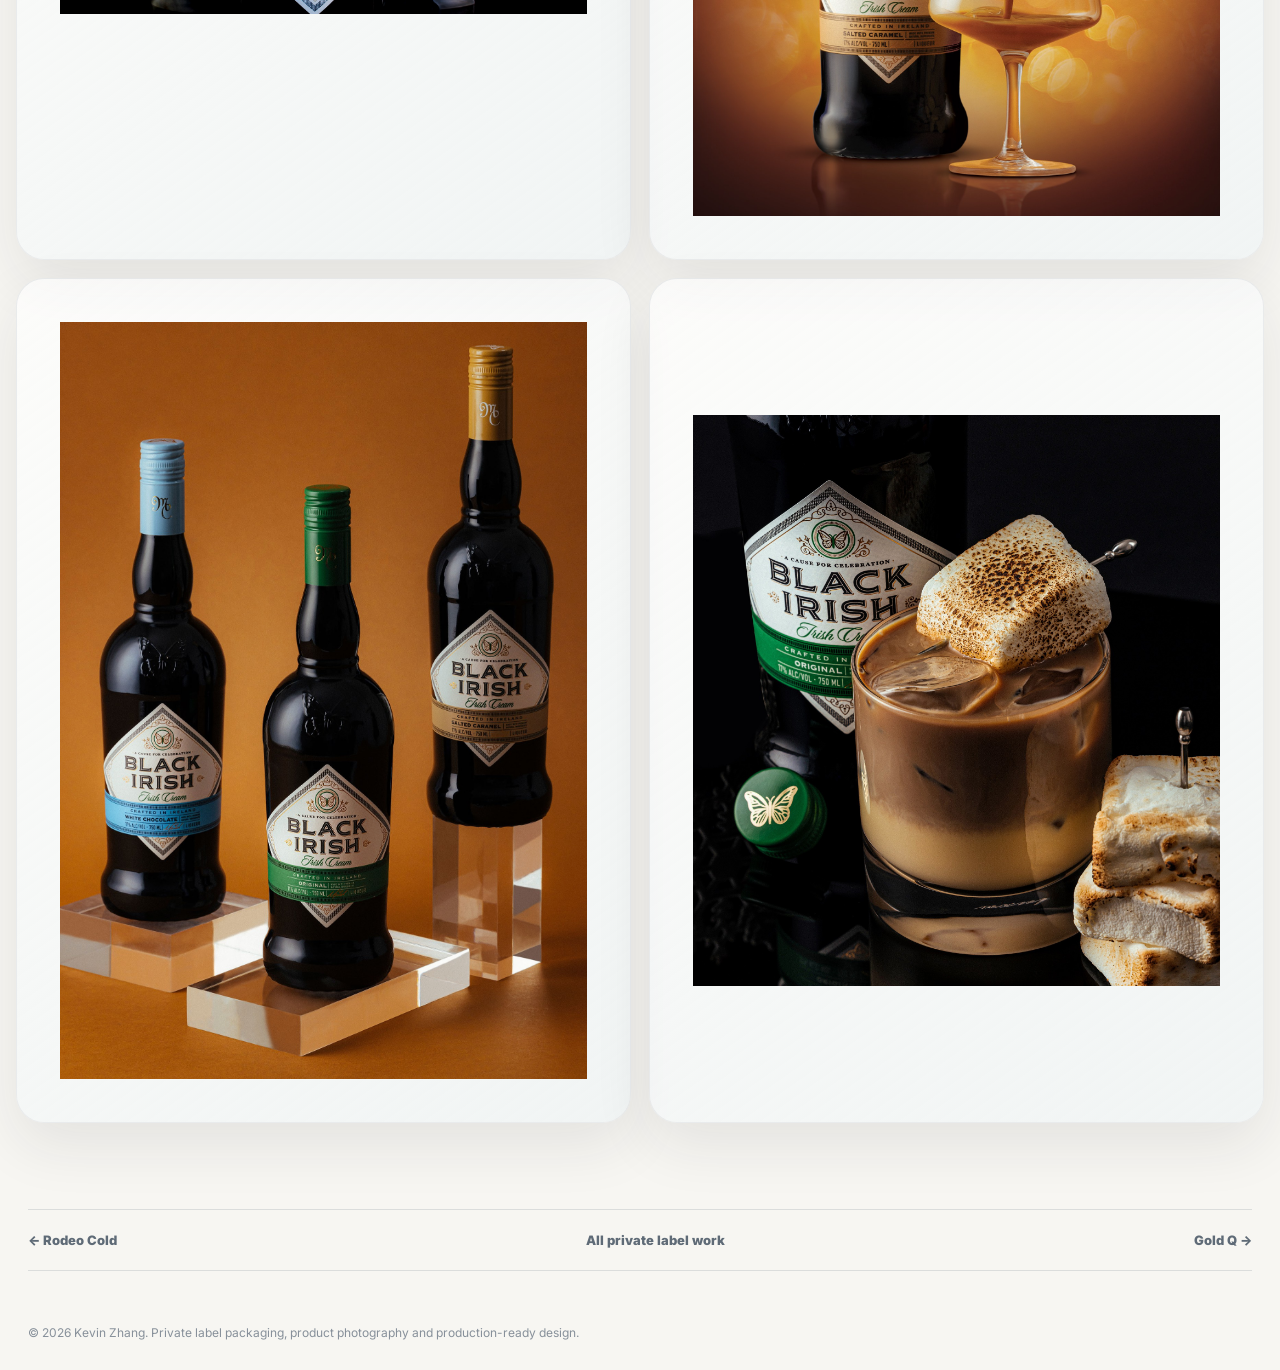
<file: work/private-label/black-irish/index.html>
<!doctype html>
<html lang="en">
<head>
  <meta charset="utf-8" />
  <meta name="viewport" content="width=device-width, initial-scale=1" />
  <meta name="description" content="Black Irish private label packaging case study by Kevin Zhang." />
  <link rel="icon" type="image/png" sizes="32x32" href="/assets/images/favicon-32.png" />
  <link rel="icon" type="image/png" sizes="512x512" href="/favicon.png" />
  <link rel="apple-touch-icon" sizes="180x180" href="/apple-touch-icon.png" />
  <title>Black Irish | Private Label Packaging | Kevin Zhang</title>
  <link rel="preconnect" href="https://fonts.googleapis.com">
  <link rel="preconnect" href="https://fonts.gstatic.com" crossorigin>
  <link href="https://fonts.googleapis.com/css2?family=Inter:wght@400;500;600;700;800;900&family=Playfair+Display:wght@500;600&display=swap" rel="stylesheet">
  <link rel="stylesheet" href="../../../assets/css/private-case.css?v=20260629a" />
</head>
<body>
  <header class="topbar">
    <nav class="nav-glass" aria-label="Primary navigation">
      <a href="../../../index.html">Home</a>
      <a href="../../index.html#private-label" class="active" aria-current="page">Work</a>
      <a href="../../../index.html#expertise">Expertise</a>
      <a href="../../../index.html#contact">Contact</a>
    </nav>
  </header>

  <main>
    <div class="project-back"><a href="../../index.html#private-label">← Back to Work</a></div>
    <section class="case-hero">
      <div class="case-copy">
        <p class="eyebrow">Packaging · Beverage · Product Imagery</p>
        <h1>Black Irish</h1>
        <p>A beverage label and product imagery system using dark tones, flavor cues and premium staging to make multiple product expressions feel like one elevated family.</p>
        <div class="meta-card">
          <div><span>Role</span><strong>Packaging &amp; Visual Direction</strong></div>
          <div><span>Scope</span><strong>Branding, Label System, Product Visuals</strong></div>
          <div><span>Category</span><strong>Beverage &amp; Spirits</strong></div>
        </div>
      </div>
      <div class="hero-visual contain-wide dark-hero">
        <img src="../../../assets/images/private-label/blackirish/13.jpg" alt="Black Irish hero visual" />
      </div>
    </section>

    <section class="overview case-shell">
      <div>
        <p class="eyebrow">Case Note</p>
        <h2>A richer beverage system built around contrast, flavor and family consistency.</h2>
      </div>
      <div>
        <p>The problem was range control. Dark beverage packaging can look premium, but it can also become visually heavy when the line expands across flavors and supporting imagery.</p>
        <p>My role was to use contrast deliberately: dark bottle language, brighter flavor signals and product staging that keeps the system indulgent, legible and consistent across multiple expressions.</p>
      </div>
    </section>

    <section class="gallery" aria-label="Black Irish project gallery">
      <figure class="wide"><img src="../../../assets/images/private-label/blackirish/13.jpg" alt="Black Irish project image 1" loading="lazy" /></figure>
      <figure class="product"><img src="../../../assets/images/private-label/blackirish/03.jpg" alt="Black Irish project image 2" loading="lazy" /></figure>
      <figure class="product"><img src="../../../assets/images/private-label/blackirish/06.jpg" alt="Black Irish project image 3" loading="lazy" /></figure>
      <figure class="product"><img src="../../../assets/images/private-label/blackirish/07.jpg" alt="Black Irish project image 4" loading="lazy" /></figure>
      <figure class="product"><img src="../../../assets/images/private-label/blackirish/08.jpg" alt="Black Irish project image 5" loading="lazy" /></figure>
      <figure class="product"><img src="../../../assets/images/private-label/blackirish/09.jpg" alt="Black Irish project image 6" loading="lazy" /></figure>
      <figure class="product"><img src="../../../assets/images/private-label/blackirish/14.jpg" alt="Black Irish project image 7" loading="lazy" /></figure>
    </section>

    <nav class="case-nav" aria-label="Project navigation">
      <a href="../rodeo-cold/index.html">← Rodeo Cold</a>
      <a href="../../index.html#private-label">All private label work</a>
      <a href="../gold-q/index.html">Gold Q →</a>
    </nav>
  </main>

  <footer>© <span id="year"></span> Kevin Zhang. Private label packaging, product photography and production-ready design.</footer>
  <script src="../../../assets/js/main.js"></script>
</body>
</html>
</file>
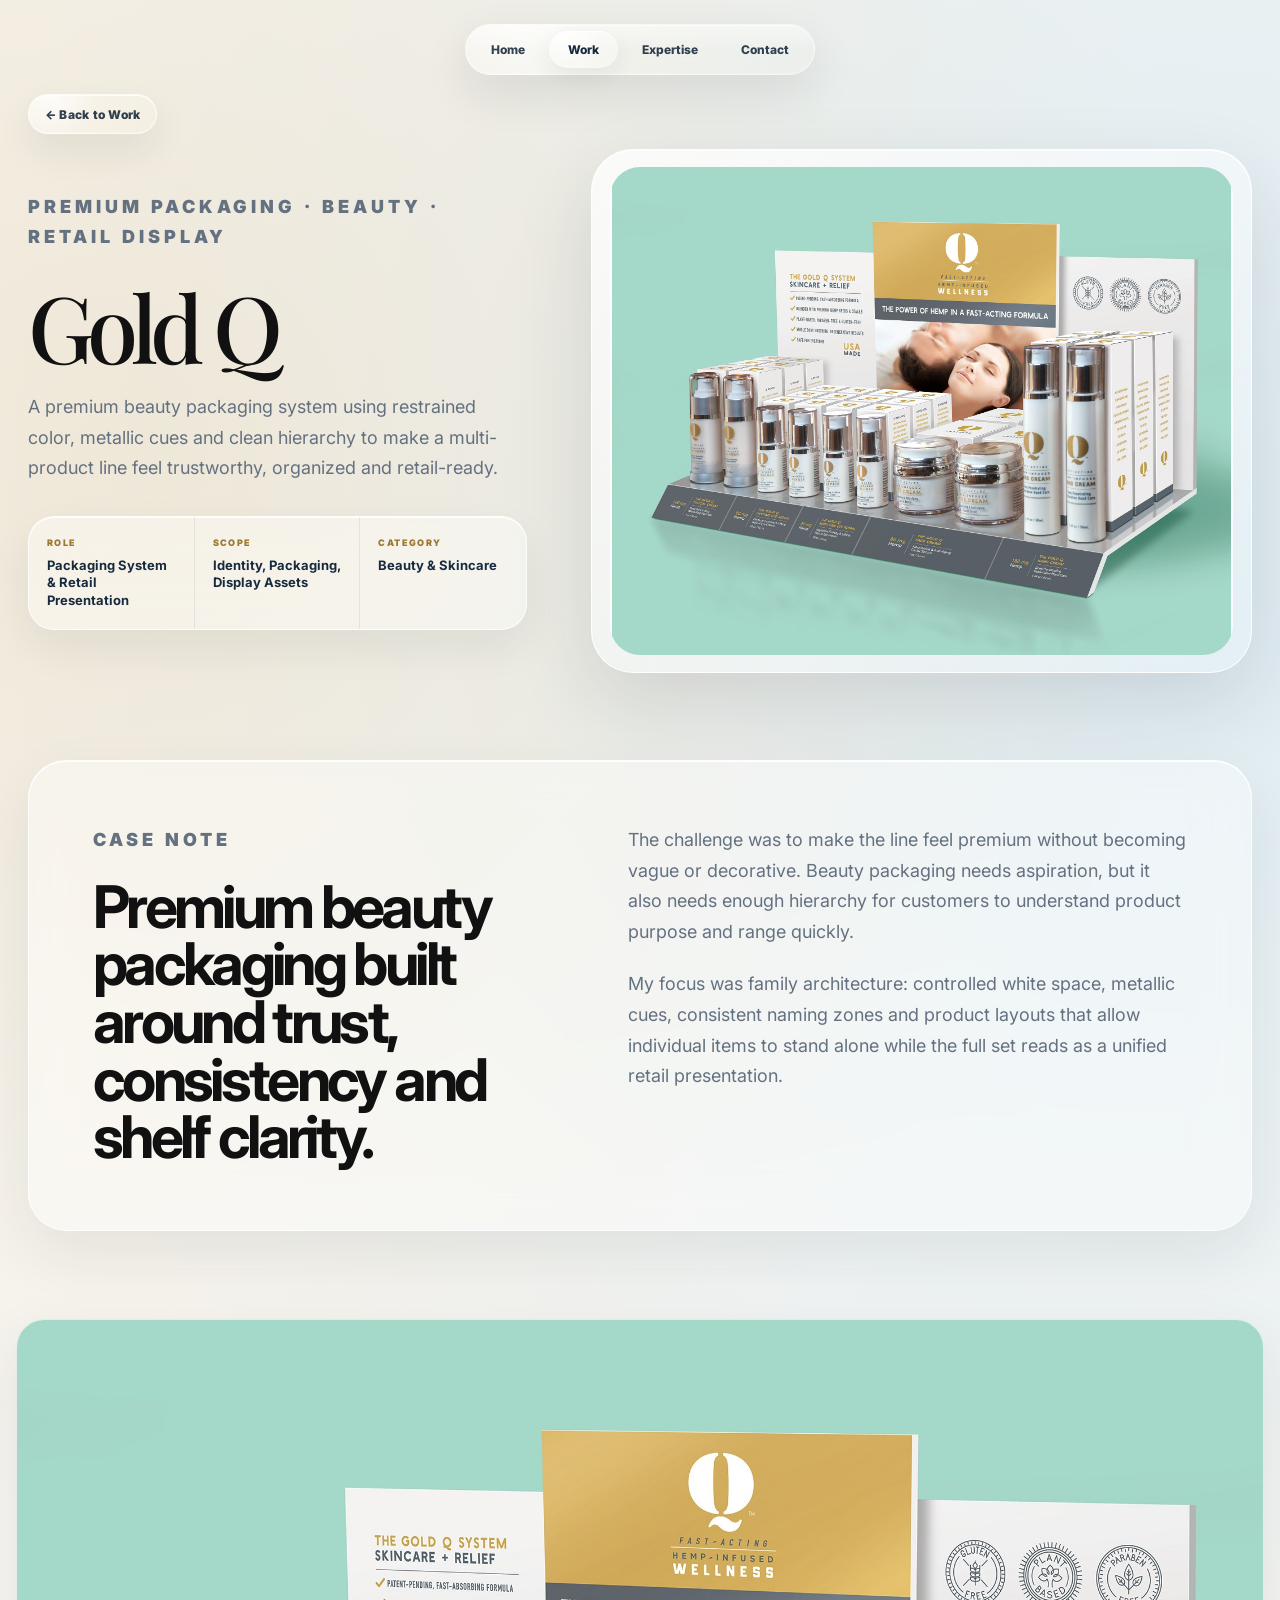
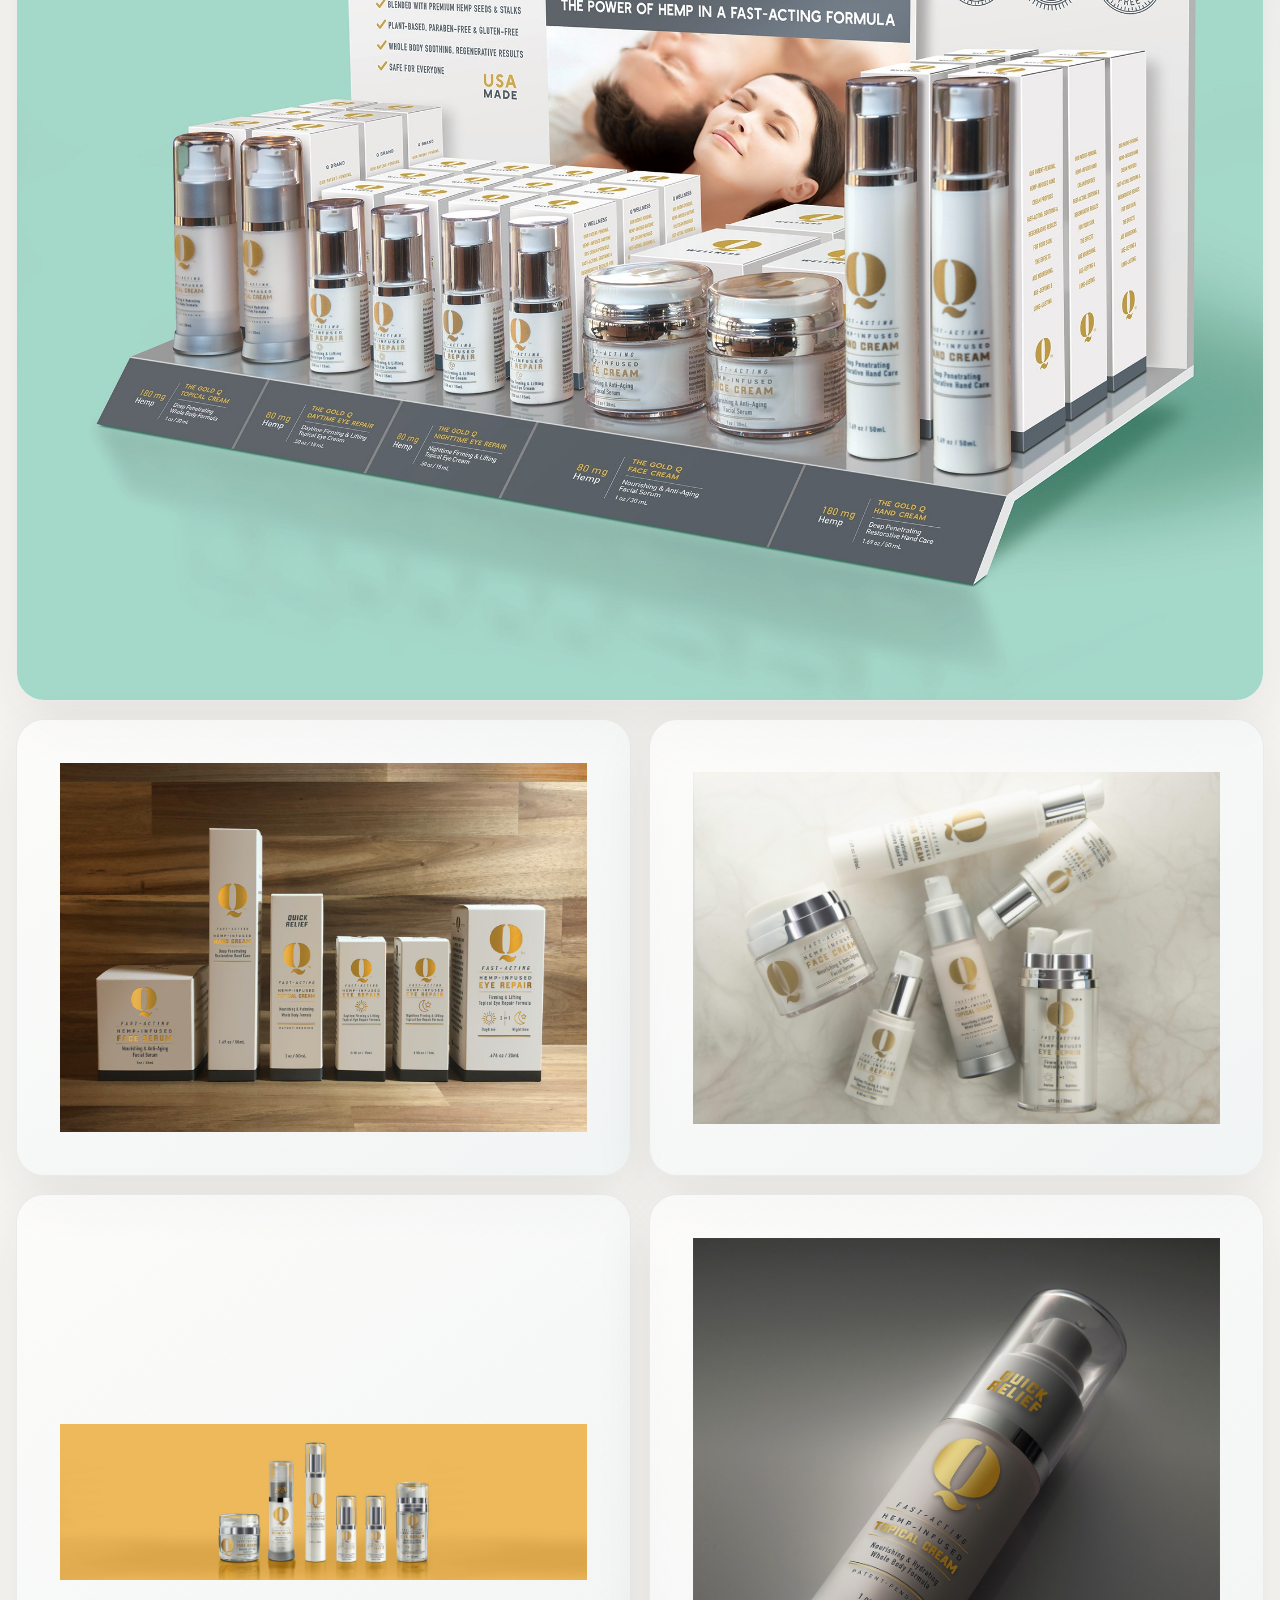
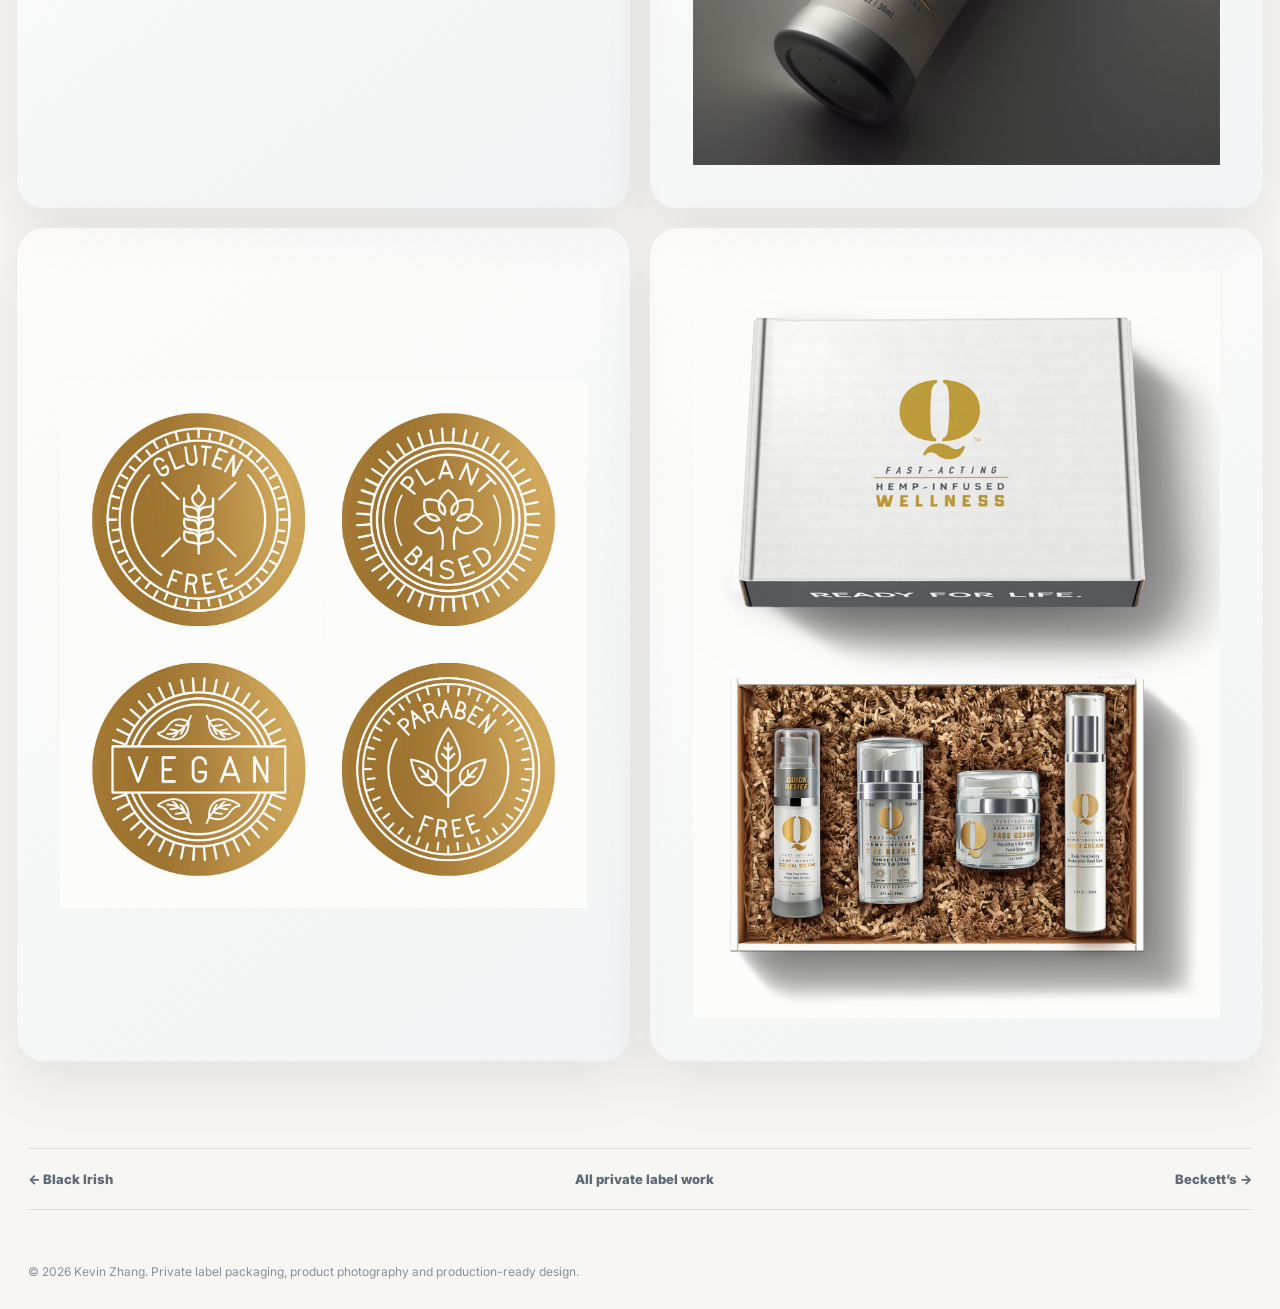
<file: work/private-label/gold-q/index.html>
<!doctype html>
<html lang="en">
<head>
  <meta charset="utf-8" />
  <meta name="viewport" content="width=device-width, initial-scale=1" />
  <meta name="description" content="Gold Q private label packaging case study by Kevin Zhang." />
  <link rel="icon" type="image/png" sizes="32x32" href="/assets/images/favicon-32.png" />
  <link rel="icon" type="image/png" sizes="512x512" href="/favicon.png" />
  <link rel="apple-touch-icon" sizes="180x180" href="/apple-touch-icon.png" />
  <title>Gold Q | Private Label Packaging | Kevin Zhang</title>
  <link rel="preconnect" href="https://fonts.googleapis.com">
  <link rel="preconnect" href="https://fonts.gstatic.com" crossorigin>
  <link href="https://fonts.googleapis.com/css2?family=Inter:wght@400;500;600;700;800;900&family=Playfair+Display:wght@500;600&display=swap" rel="stylesheet">
  <link rel="stylesheet" href="../../../assets/css/private-case.css?v=20260629a" />
</head>
<body>
  <header class="topbar">
    <nav class="nav-glass" aria-label="Primary navigation">
      <a href="../../../index.html">Home</a>
      <a href="../../index.html#private-label" class="active" aria-current="page">Work</a>
      <a href="../../../index.html#expertise">Expertise</a>
      <a href="../../../index.html#contact">Contact</a>
    </nav>
  </header>

  <main>
    <div class="project-back"><a href="../../index.html#private-label">← Back to Work</a></div>
    <section class="case-hero">
      <div class="case-copy">
        <p class="eyebrow">Premium Packaging · Beauty · Retail Display</p>
        <h1>Gold Q</h1>
        <p>A premium beauty packaging system using restrained color, metallic cues and clean hierarchy to make a multi-product line feel trustworthy, organized and retail-ready.</p>
        <div class="meta-card">
          <div><span>Role</span><strong>Packaging System &amp; Retail Presentation</strong></div>
          <div><span>Scope</span><strong>Identity, Packaging, Display Assets</strong></div>
          <div><span>Category</span><strong>Beauty &amp; Skincare</strong></div>
        </div>
      </div>
      <div class="hero-visual">
        <img src="../../../assets/images/private-label/gold-q/14.jpg" alt="Gold Q hero visual" />
      </div>
    </section>

    <section class="overview case-shell">
      <div>
        <p class="eyebrow">Case Note</p>
        <h2>Premium beauty packaging built around trust, consistency and shelf clarity.</h2>
      </div>
      <div>
        <p>The challenge was to make the line feel premium without becoming vague or decorative. Beauty packaging needs aspiration, but it also needs enough hierarchy for customers to understand product purpose and range quickly.</p>
        <p>My focus was family architecture: controlled white space, metallic cues, consistent naming zones and product layouts that allow individual items to stand alone while the full set reads as a unified retail presentation.</p>
      </div>
    </section>

    <section class="gallery" aria-label="Gold Q project gallery">
      <figure class="wide"><img src="../../../assets/images/private-label/gold-q/14.jpg" alt="Gold Q project image 1" loading="lazy" /></figure>
      <figure class="product"><img src="../../../assets/images/private-label/gold-q/07.jpg" alt="Gold Q project image 2" loading="lazy" /></figure>
      <figure class="product"><img src="../../../assets/images/private-label/gold-q/06.jpg" alt="Gold Q project image 3" loading="lazy" /></figure>
      <figure class="product"><img src="../../../assets/images/private-label/gold-q/08.jpg" alt="Gold Q project image 4" loading="lazy" /></figure>
      <figure class="product"><img src="../../../assets/images/private-label/gold-q/09.jpg" alt="Gold Q project image 5" loading="lazy" /></figure>
      <figure class="product"><img src="../../../assets/images/private-label/gold-q/10.jpg" alt="Gold Q project image 6" loading="lazy" /></figure>
      <figure class="product"><img src="../../../assets/images/private-label/gold-q/03.jpg" alt="Gold Q project image 7" loading="lazy" /></figure>
    </section>

    <nav class="case-nav" aria-label="Project navigation">
      <a href="../black-irish/index.html">← Black Irish</a>
      <a href="../../index.html#private-label">All private label work</a>
      <a href="../becketts/index.html">Beckett’s →</a>
    </nav>
  </main>

  <footer>© <span id="year"></span> Kevin Zhang. Private label packaging, product photography and production-ready design.</footer>
  <script src="../../../assets/js/main.js"></script>
</body>
</html>
</file>
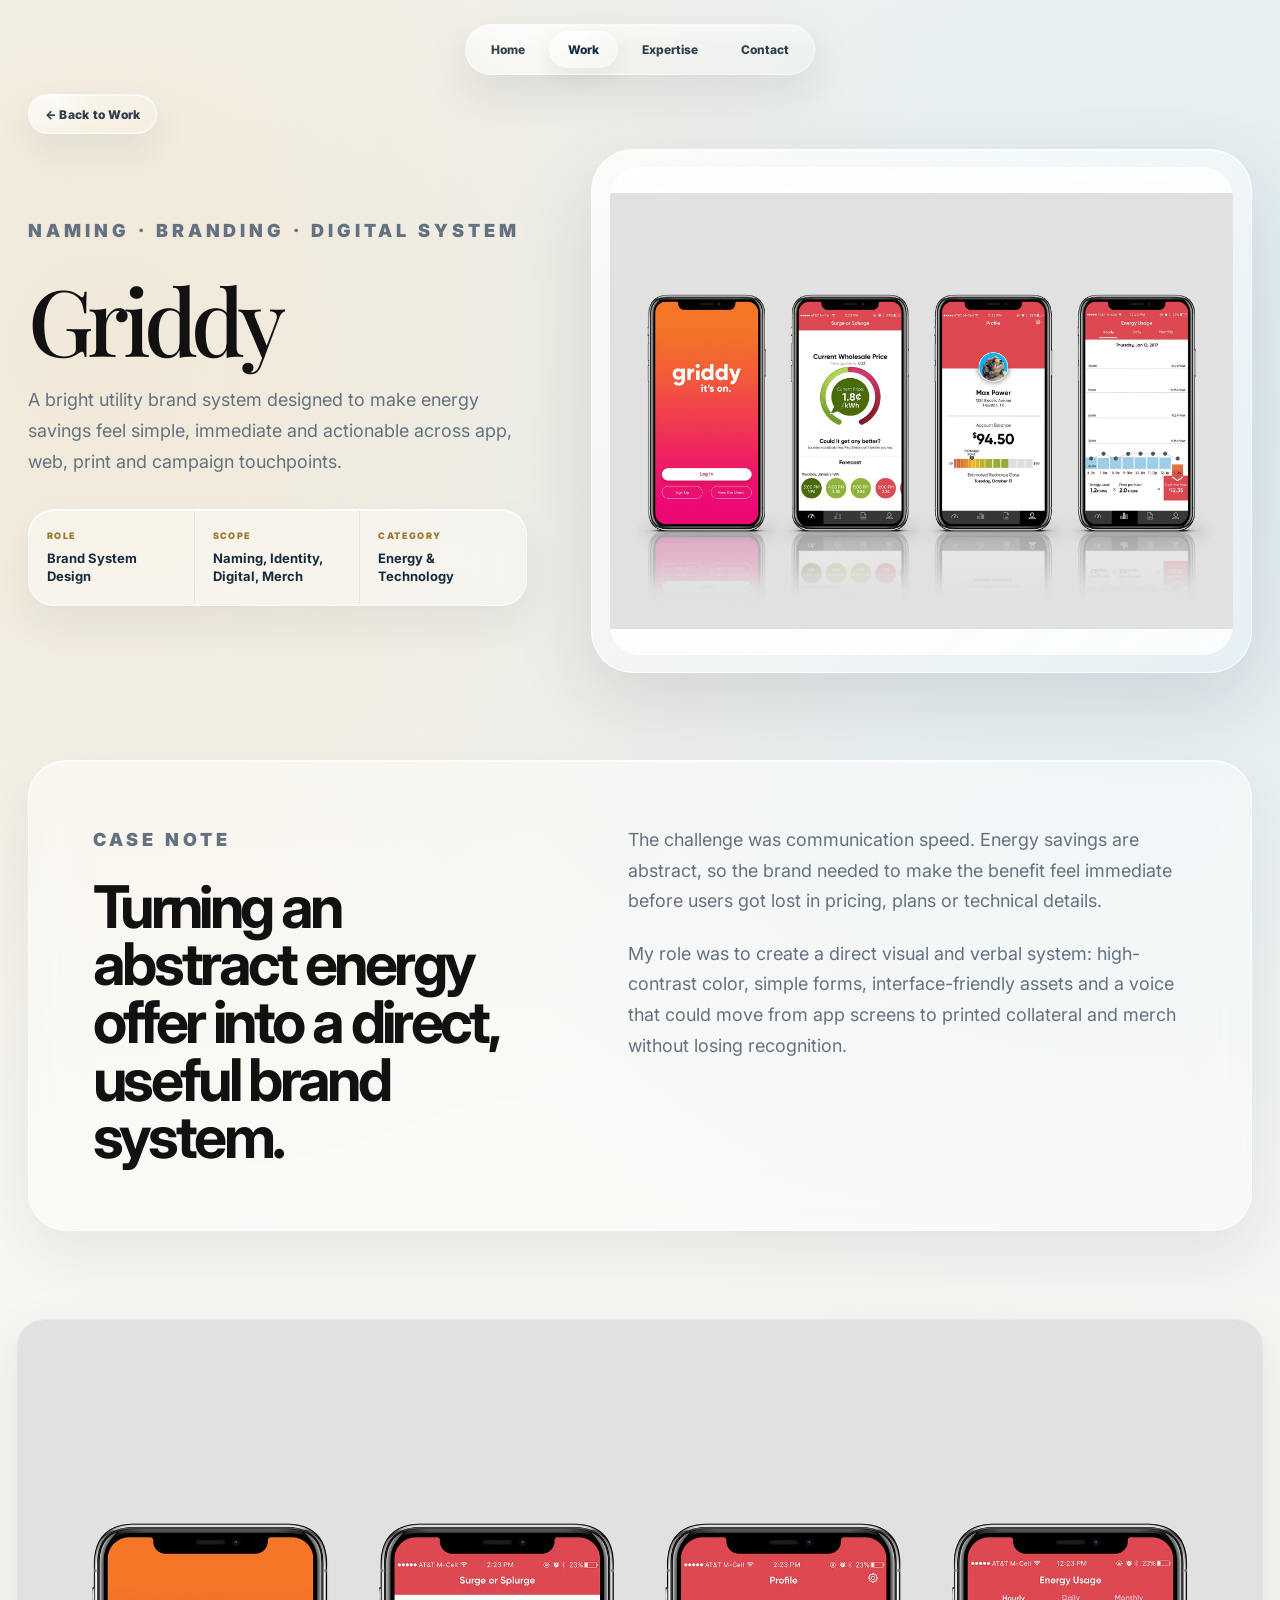
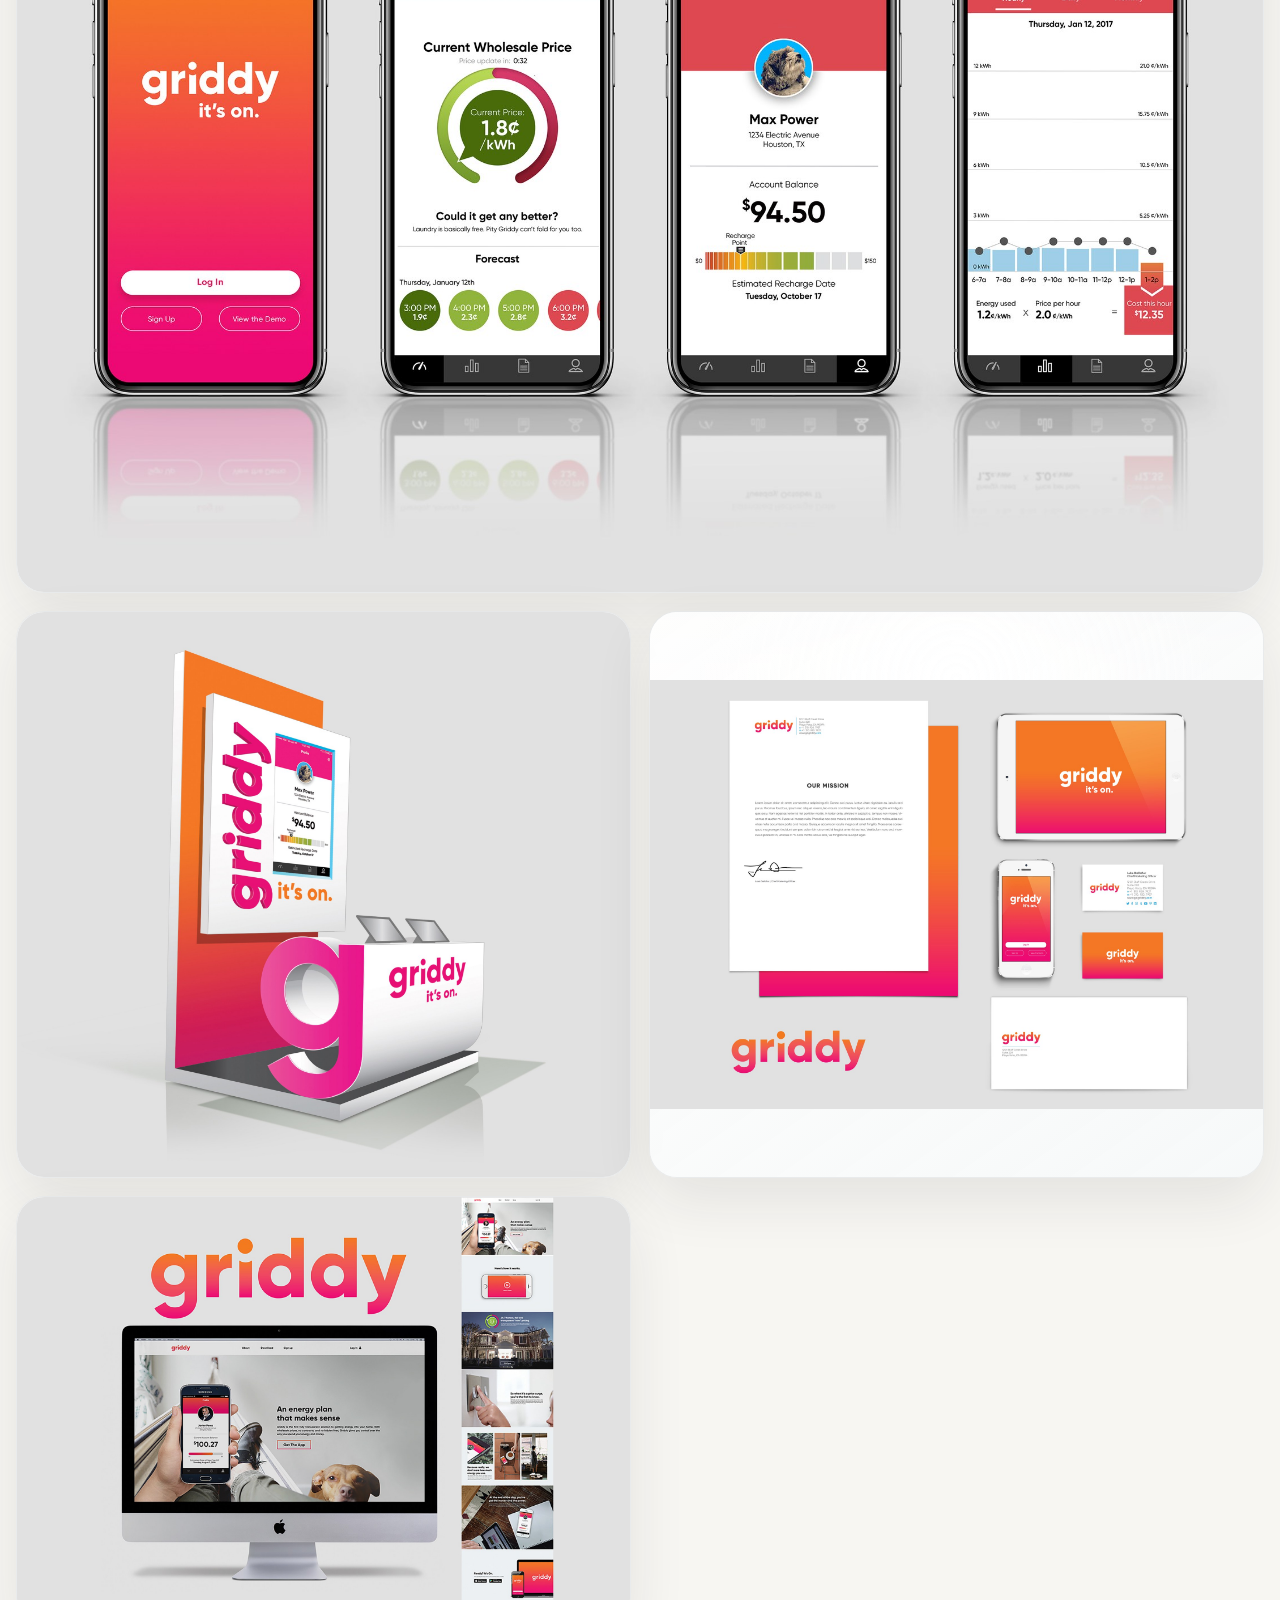
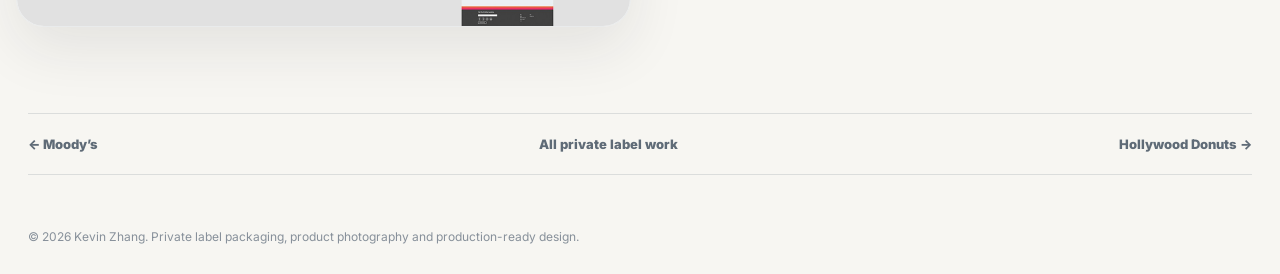
<file: work/private-label/griddy/index.html>
<!doctype html>
<html lang="en">
<head>
  <meta charset="utf-8" />
  <meta name="viewport" content="width=device-width, initial-scale=1" />
  <meta name="description" content="Griddy private label packaging case study by Kevin Zhang." />
  <link rel="icon" type="image/png" sizes="32x32" href="/assets/images/favicon-32.png" />
  <link rel="icon" type="image/png" sizes="512x512" href="/favicon.png" />
  <link rel="apple-touch-icon" sizes="180x180" href="/apple-touch-icon.png" />
  <title>Griddy | Private Label Packaging | Kevin Zhang</title>
  <link rel="preconnect" href="https://fonts.googleapis.com">
  <link rel="preconnect" href="https://fonts.gstatic.com" crossorigin>
  <link href="https://fonts.googleapis.com/css2?family=Inter:wght@400;500;600;700;800;900&family=Playfair+Display:wght@500;600&display=swap" rel="stylesheet">
  <link rel="stylesheet" href="../../../assets/css/private-case.css?v=20260629a" />
</head>
<body>
  <header class="topbar">
    <nav class="nav-glass" aria-label="Primary navigation">
      <a href="../../../index.html">Home</a>
      <a href="../../index.html#private-label" class="active" aria-current="page">Work</a>
      <a href="../../../index.html#expertise">Expertise</a>
      <a href="../../../index.html#contact">Contact</a>
    </nav>
  </header>

  <main>
    <div class="project-back"><a href="../../index.html#private-label">← Back to Work</a></div>
    <section class="case-hero">
      <div class="case-copy">
        <p class="eyebrow">Naming · Branding · Digital System</p>
        <h1>Griddy</h1>
        <p>A bright utility brand system designed to make energy savings feel simple, immediate and actionable across app, web, print and campaign touchpoints.</p>
        <div class="meta-card">
          <div><span>Role</span><strong>Brand System Design</strong></div>
          <div><span>Scope</span><strong>Naming, Identity, Digital, Merch</strong></div>
          <div><span>Category</span><strong>Energy &amp; Technology</strong></div>
        </div>
      </div>
      <div class="hero-visual">
        <img src="../../../assets/images/private-label/griddy/02.jpg" alt="Griddy hero visual" />
      </div>
    </section>

    <section class="overview case-shell">
      <div>
        <p class="eyebrow">Case Note</p>
        <h2>Turning an abstract energy offer into a direct, useful brand system.</h2>
      </div>
      <div>
        <p>The challenge was communication speed. Energy savings are abstract, so the brand needed to make the benefit feel immediate before users got lost in pricing, plans or technical details.</p>
        <p>My role was to create a direct visual and verbal system: high-contrast color, simple forms, interface-friendly assets and a voice that could move from app screens to printed collateral and merch without losing recognition.</p>
      </div>
    </section>

    <section class="gallery" aria-label="Griddy project gallery">
      <figure class="wide"><img src="../../../assets/images/private-label/griddy/02.jpg" alt="Griddy project image 1" loading="lazy" /></figure>
      <figure class=""><img src="../../../assets/images/private-label/griddy/05.jpg" alt="Griddy project image 2" loading="lazy" /></figure>
      <figure class=""><img src="../../../assets/images/private-label/griddy/08.jpg" alt="Griddy project image 4" loading="lazy" /></figure>
      <figure class=""><img src="../../../assets/images/private-label/griddy/12.jpg" alt="Griddy project image 5" loading="lazy" /></figure>
    </section>

    <nav class="case-nav" aria-label="Project navigation">
      <a href="../moodys/index.html">← Moody’s</a>
      <a href="../../index.html#private-label">All private label work</a>
      <a href="../hollywood-donuts/index.html">Hollywood Donuts →</a>
    </nav>
  </main>

  <footer>© <span id="year"></span> Kevin Zhang. Private label packaging, product photography and production-ready design.</footer>
  <script src="../../../assets/js/main.js"></script>
</body>
</html>
</file>
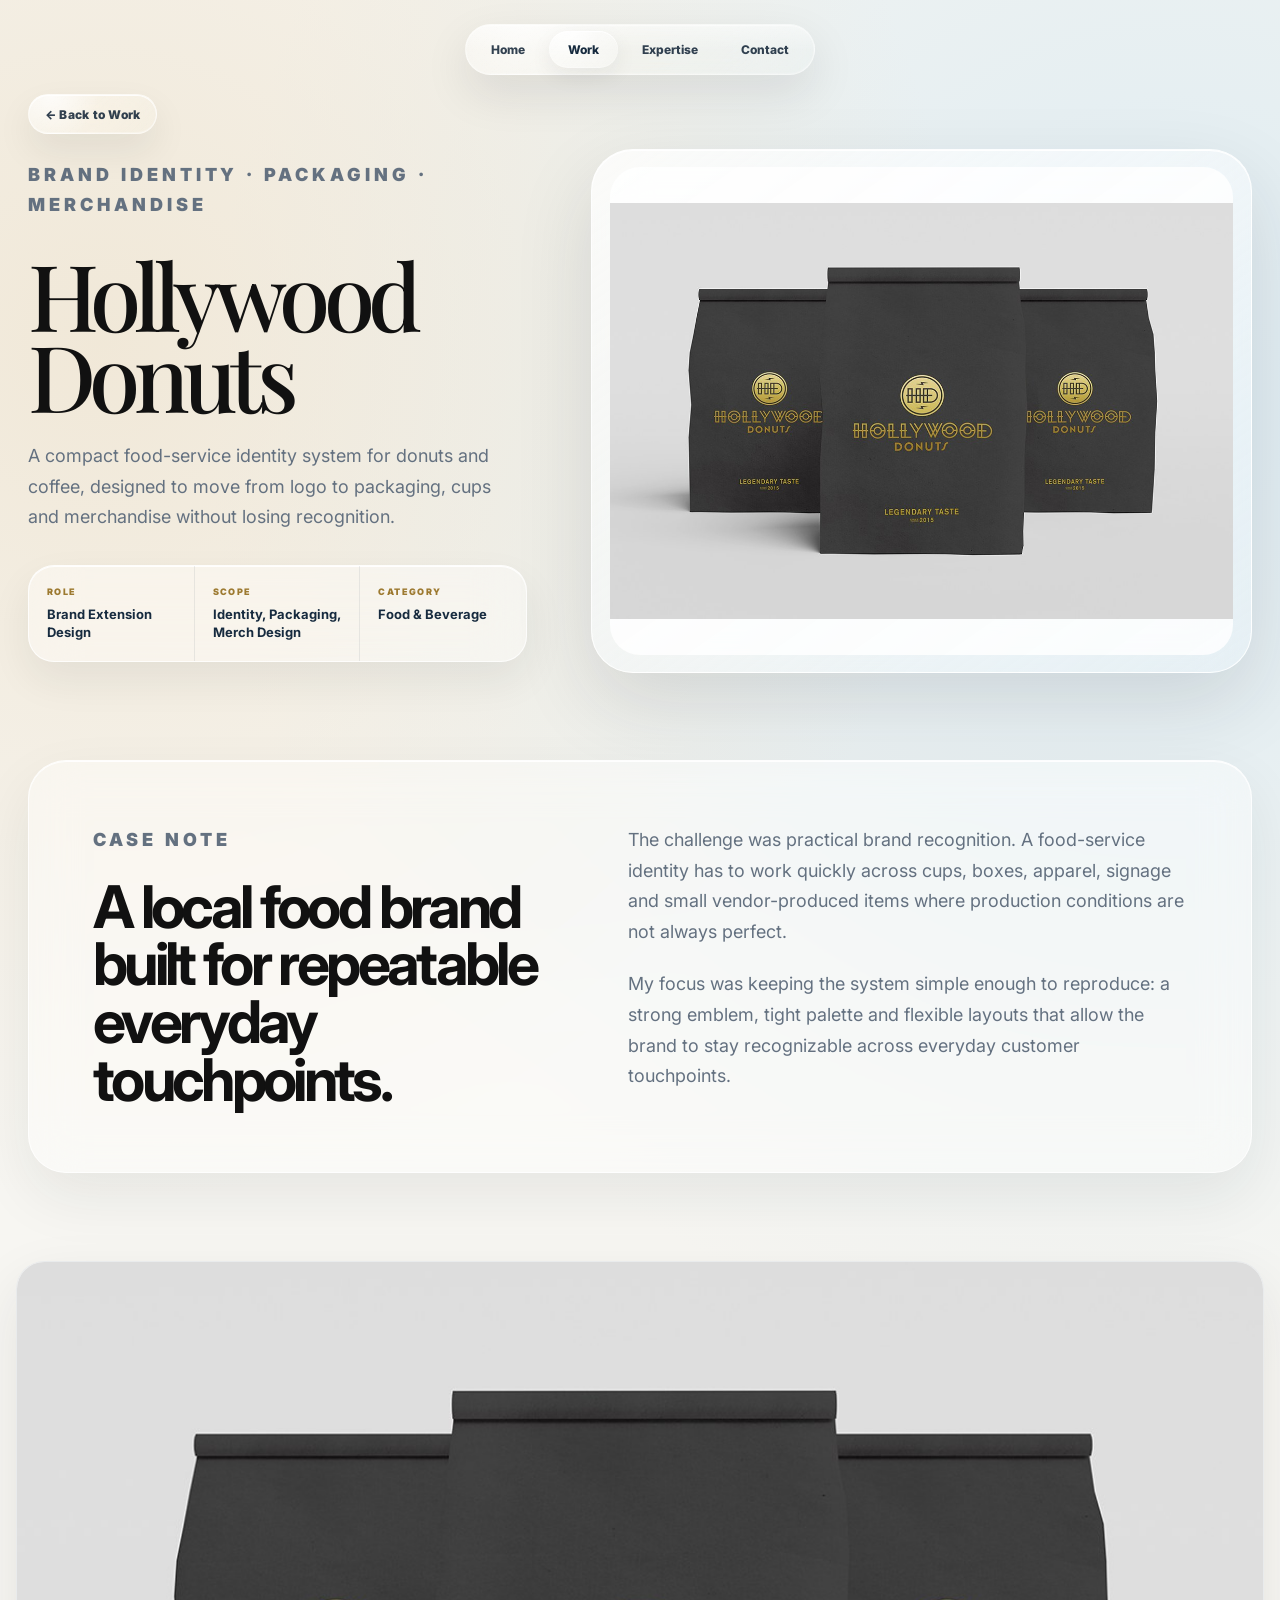
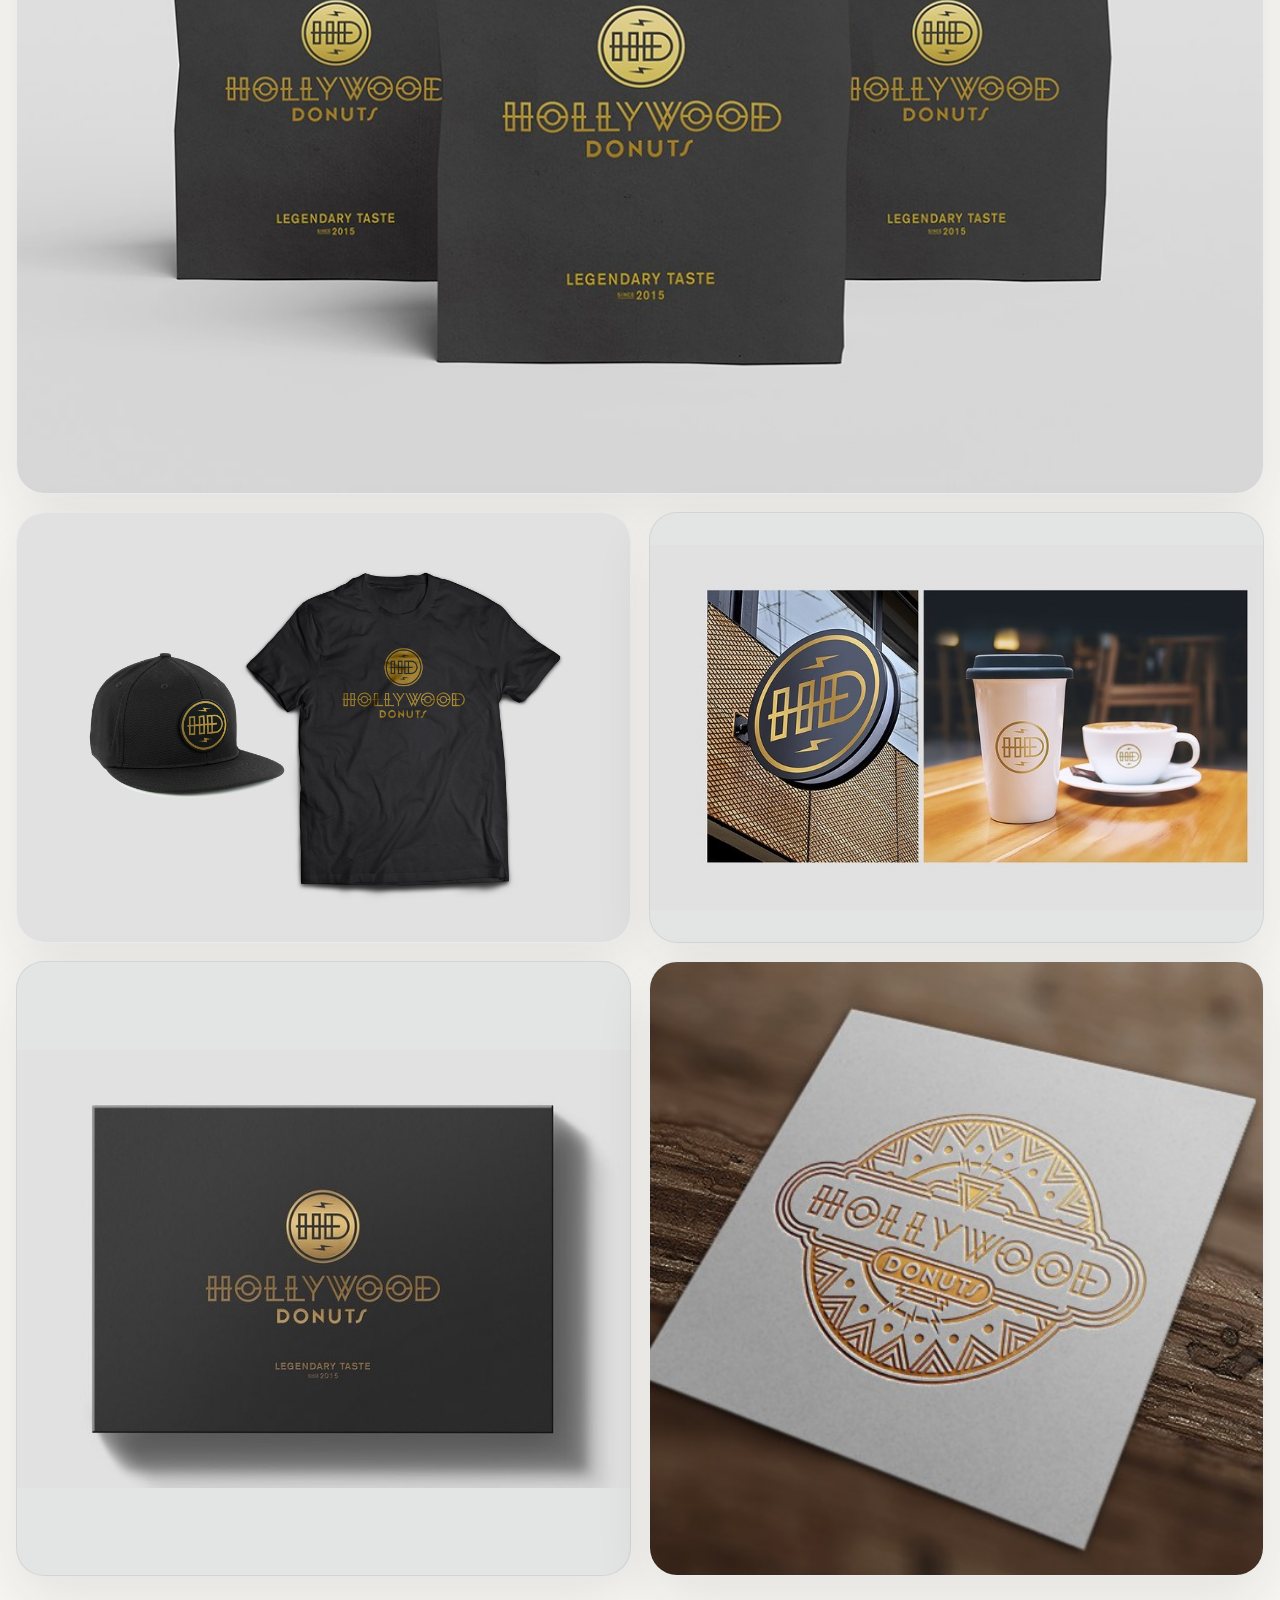
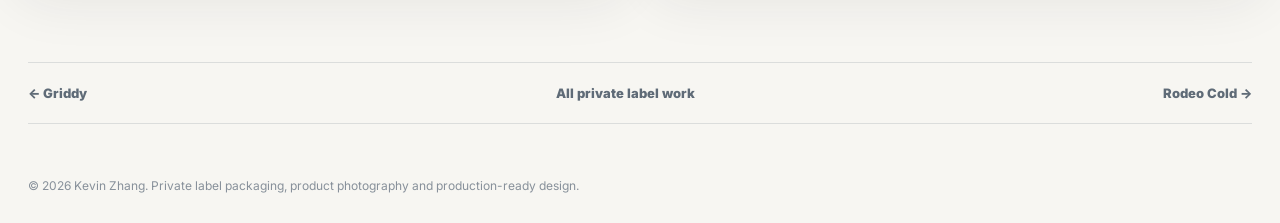
<file: work/private-label/hollywood-donuts/index.html>
<!doctype html>
<html lang="en">
<head>
  <meta charset="utf-8" />
  <meta name="viewport" content="width=device-width, initial-scale=1" />
  <meta name="description" content="Hollywood Donuts private label packaging case study by Kevin Zhang." />
  <link rel="icon" type="image/png" sizes="32x32" href="/assets/images/favicon-32.png" />
  <link rel="icon" type="image/png" sizes="512x512" href="/favicon.png" />
  <link rel="apple-touch-icon" sizes="180x180" href="/apple-touch-icon.png" />
  <title>Hollywood Donuts | Private Label Packaging | Kevin Zhang</title>
  <link rel="preconnect" href="https://fonts.googleapis.com">
  <link rel="preconnect" href="https://fonts.gstatic.com" crossorigin>
  <link href="https://fonts.googleapis.com/css2?family=Inter:wght@400;500;600;700;800;900&family=Playfair+Display:wght@500;600&display=swap" rel="stylesheet">
  <link rel="stylesheet" href="../../../assets/css/private-case.css?v=20260629a" />
</head>
<body>
  <header class="topbar">
    <nav class="nav-glass" aria-label="Primary navigation">
      <a href="../../../index.html">Home</a>
      <a href="../../index.html#private-label" class="active" aria-current="page">Work</a>
      <a href="../../../index.html#expertise">Expertise</a>
      <a href="../../../index.html#contact">Contact</a>
    </nav>
  </header>

  <main>
    <div class="project-back"><a href="../../index.html#private-label">← Back to Work</a></div>
    <section class="case-hero">
      <div class="case-copy">
        <p class="eyebrow">Brand Identity · Packaging · Merchandise</p>
        <h1>Hollywood Donuts</h1>
        <p>A compact food-service identity system for donuts and coffee, designed to move from logo to packaging, cups and merchandise without losing recognition.</p>
        <div class="meta-card">
          <div><span>Role</span><strong>Brand Extension Design</strong></div>
          <div><span>Scope</span><strong>Identity, Packaging, Merch Design</strong></div>
          <div><span>Category</span><strong>Food &amp; Beverage</strong></div>
        </div>
      </div>
      <div class="hero-visual">
        <img src="../../../assets/images/private-label/hollywood-donuts/07.jpg" alt="Hollywood Donuts hero visual" />
      </div>
    </section>

    <section class="overview case-shell">
      <div>
        <p class="eyebrow">Case Note</p>
        <h2>A local food brand built for repeatable everyday touchpoints.</h2>
      </div>
      <div>
        <p>The challenge was practical brand recognition. A food-service identity has to work quickly across cups, boxes, apparel, signage and small vendor-produced items where production conditions are not always perfect.</p>
        <p>My focus was keeping the system simple enough to reproduce: a strong emblem, tight palette and flexible layouts that allow the brand to stay recognizable across everyday customer touchpoints.</p>
      </div>
    </section>

    <section class="gallery" aria-label="Hollywood Donuts project gallery">
      <figure class="wide"><img src="../../../assets/images/private-label/hollywood-donuts/07.jpg" alt="Hollywood Donuts project image 1" loading="lazy" /></figure>
      <figure class=""><img src="../../../assets/images/private-label/hollywood-donuts/05.jpg" alt="Hollywood Donuts project image 2" loading="lazy" /></figure>
      <figure class="brand-split"><img src="../../../assets/images/private-label/hollywood-donuts/08-coffee-logo.jpg" alt="Hollywood Donuts coffee cup and exterior logo applications" loading="lazy" /></figure>
      <figure class="brand-split"><img src="../../../assets/images/private-label/hollywood-donuts/08-business-card.jpg" alt="Hollywood Donuts black brand card with gold logo" loading="lazy" /></figure>
      <figure class=""><img src="../../../assets/images/private-label/hollywood-donuts/12.jpg" alt="Hollywood Donuts project image 4" loading="lazy" /></figure>
    </section>

    <nav class="case-nav" aria-label="Project navigation">
      <a href="../griddy/index.html">← Griddy</a>
      <a href="../../index.html#private-label">All private label work</a>
      <a href="../rodeo-cold/index.html">Rodeo Cold →</a>
    </nav>
  </main>

  <footer>© <span id="year"></span> Kevin Zhang. Private label packaging, product photography and production-ready design.</footer>
  <script src="../../../assets/js/main.js"></script>
</body>
</html>
</file>
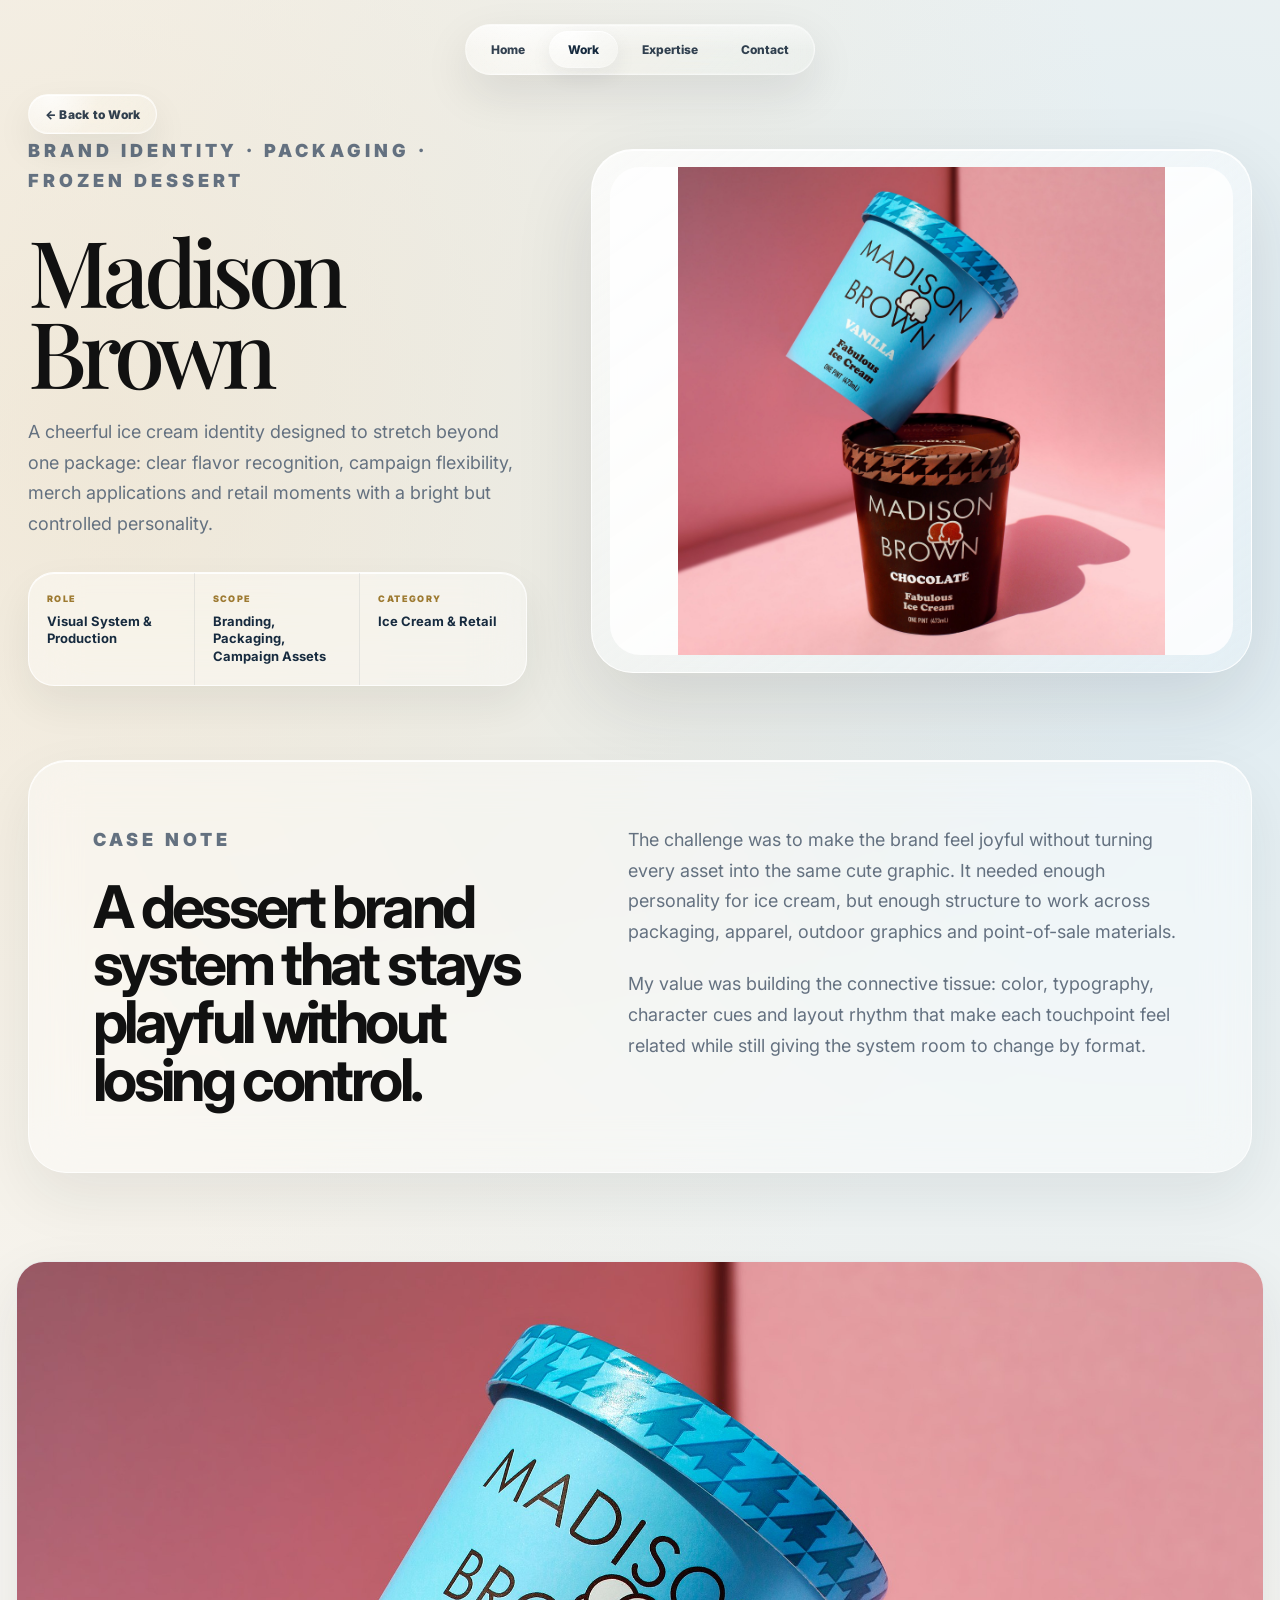
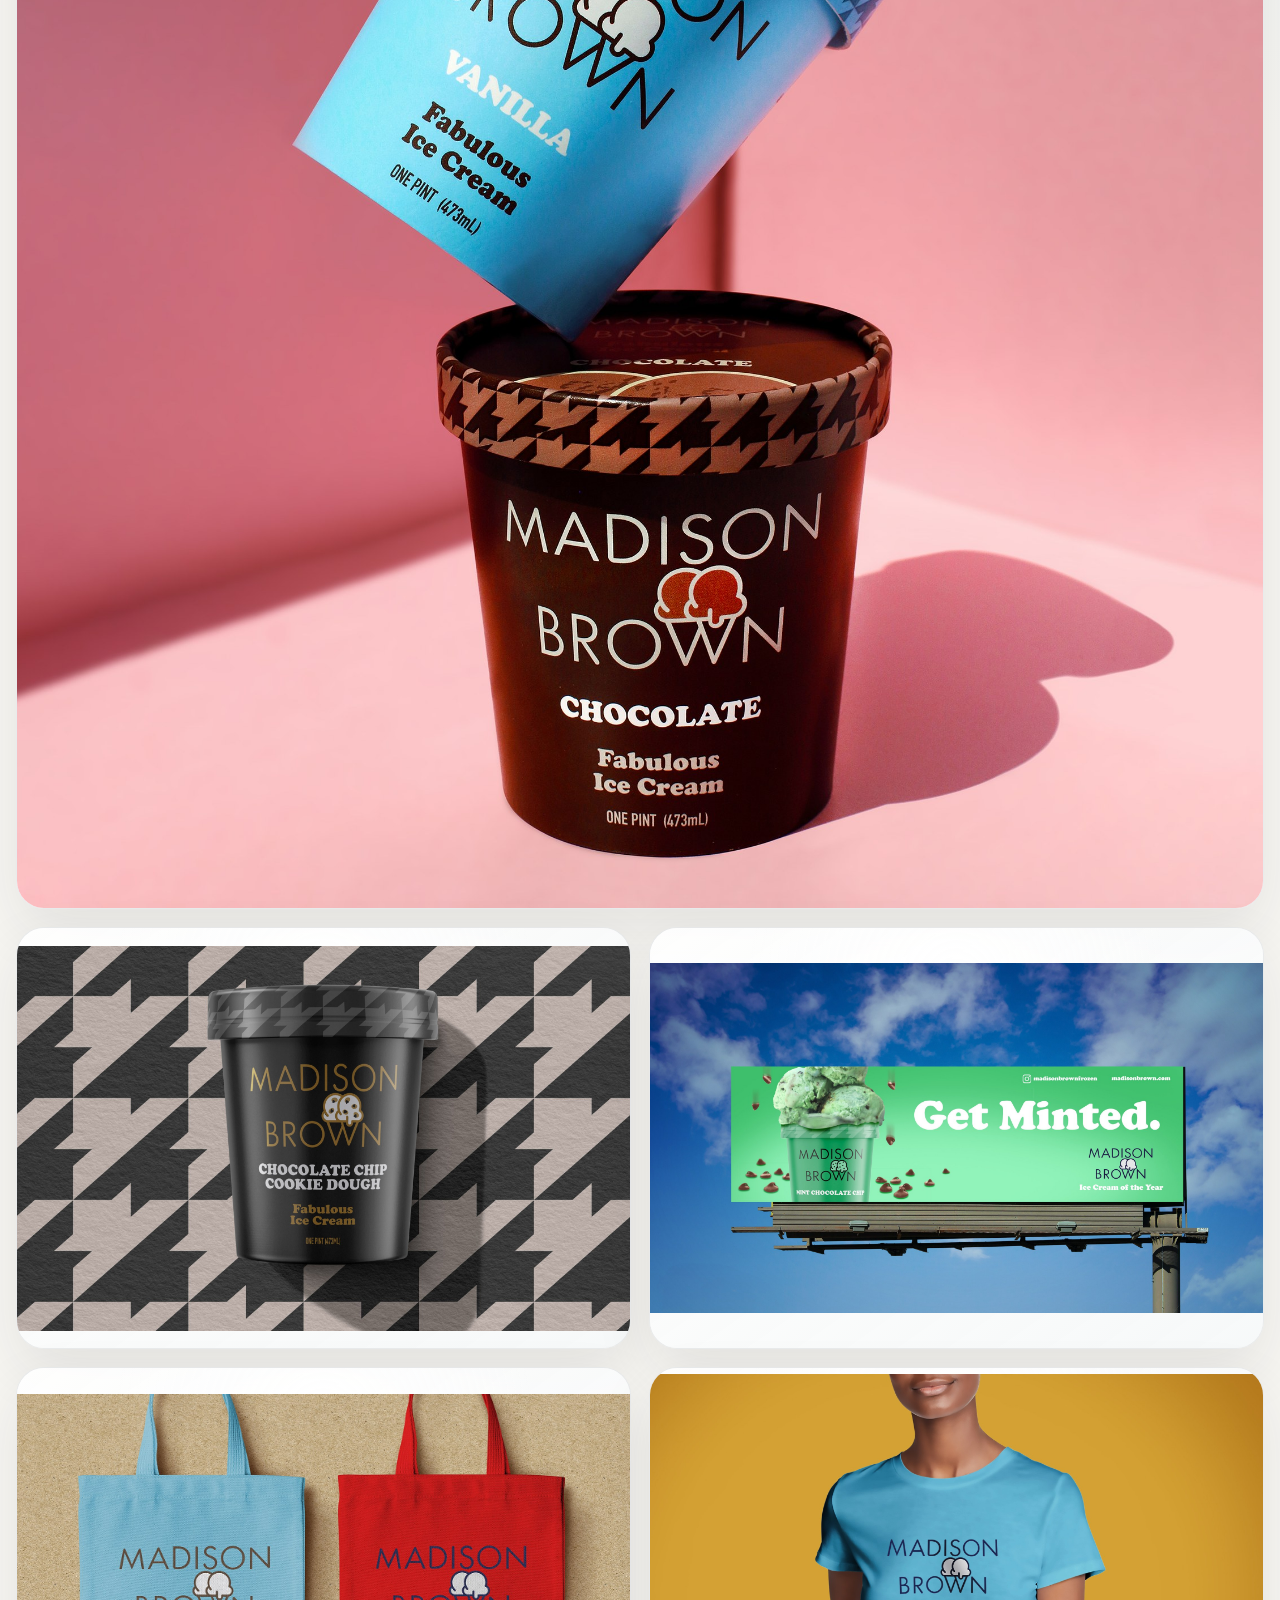
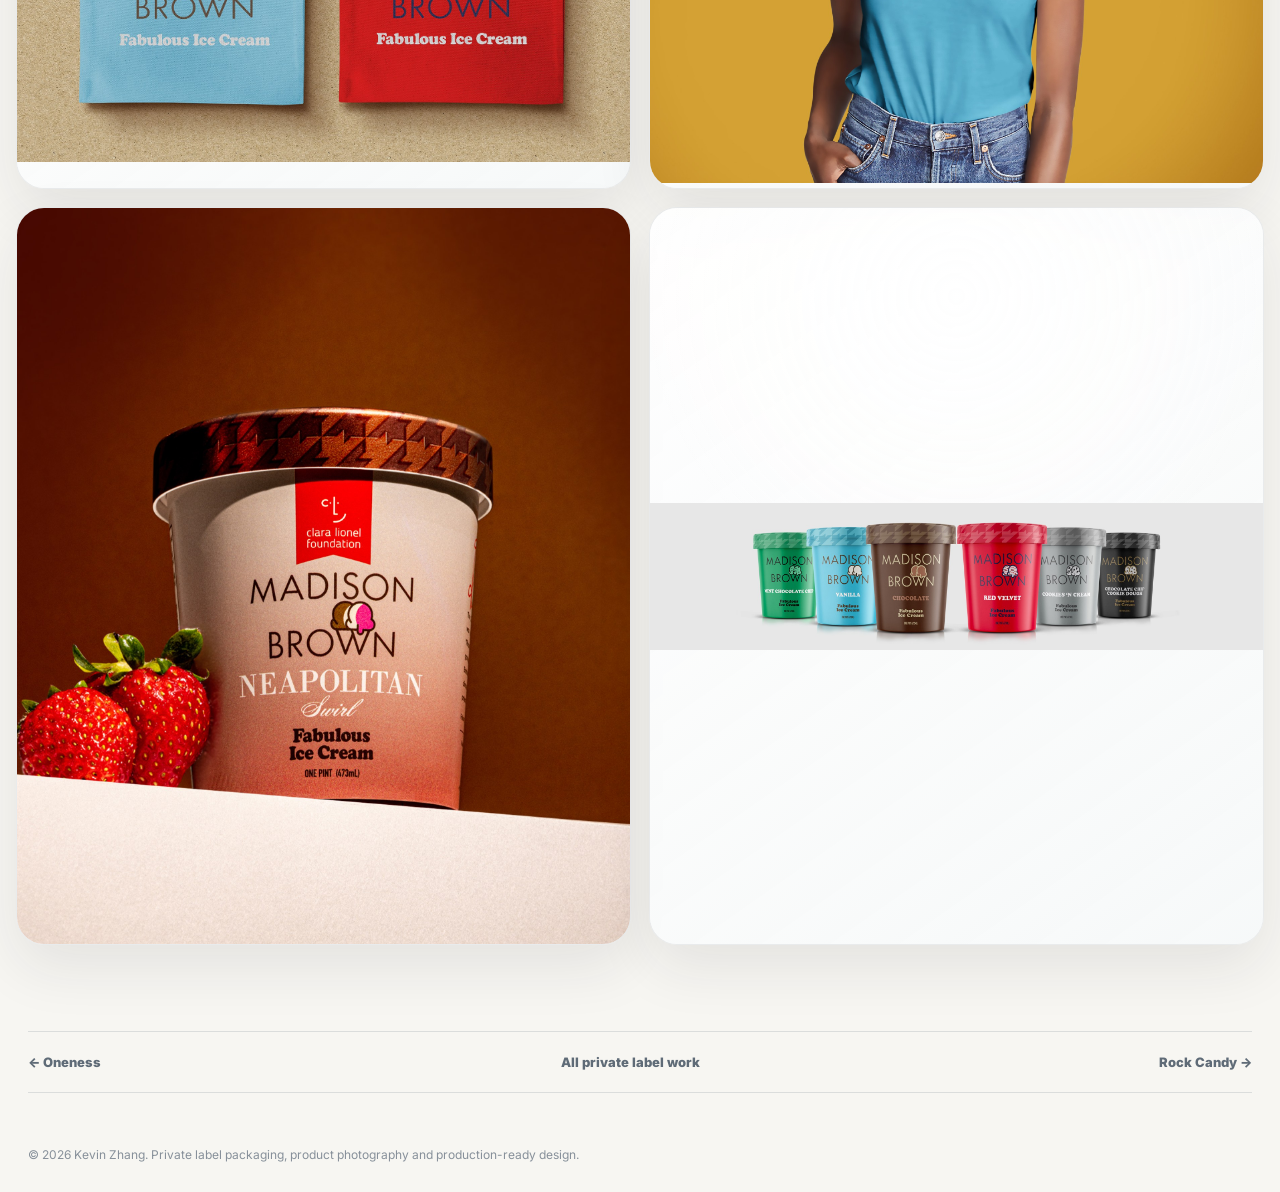
<file: work/private-label/madison-brown/index.html>
<!doctype html>
<html lang="en">
<head>
  <meta charset="utf-8" />
  <meta name="viewport" content="width=device-width, initial-scale=1" />
  <meta name="description" content="Madison Brown private label packaging case study by Kevin Zhang." />
  <link rel="icon" type="image/png" sizes="32x32" href="/assets/images/favicon-32.png" />
  <link rel="icon" type="image/png" sizes="512x512" href="/favicon.png" />
  <link rel="apple-touch-icon" sizes="180x180" href="/apple-touch-icon.png" />
  <title>Madison Brown | Private Label Packaging | Kevin Zhang</title>
  <link rel="preconnect" href="https://fonts.googleapis.com">
  <link rel="preconnect" href="https://fonts.gstatic.com" crossorigin>
  <link href="https://fonts.googleapis.com/css2?family=Inter:wght@400;500;600;700;800;900&family=Playfair+Display:wght@500;600&display=swap" rel="stylesheet">
  <link rel="stylesheet" href="../../../assets/css/private-case.css?v=20260629a" />
</head>
<body>
  <header class="topbar">
    <nav class="nav-glass" aria-label="Primary navigation">
      <a href="../../../index.html">Home</a>
      <a href="../../index.html#private-label" class="active" aria-current="page">Work</a>
      <a href="../../../index.html#expertise">Expertise</a>
      <a href="../../../index.html#contact">Contact</a>
    </nav>
  </header>

  <main>
    <div class="project-back"><a href="../../index.html#private-label">← Back to Work</a></div>
    <section class="case-hero">
      <div class="case-copy">
        <p class="eyebrow">Brand Identity · Packaging · Frozen Dessert</p>
        <h1>Madison Brown</h1>
        <p>A cheerful ice cream identity designed to stretch beyond one package: clear flavor recognition, campaign flexibility, merch applications and retail moments with a bright but controlled personality.</p>
        <div class="meta-card">
          <div><span>Role</span><strong>Visual System &amp; Production</strong></div>
          <div><span>Scope</span><strong>Branding, Packaging, Campaign Assets</strong></div>
          <div><span>Category</span><strong>Ice Cream &amp; Retail</strong></div>
        </div>
      </div>
      <div class="hero-visual">
        <img src="../../../assets/images/private-label/madison-brown/08.jpg" alt="Madison Brown hero visual" />
      </div>
    </section>

    <section class="overview case-shell">
      <div>
        <p class="eyebrow">Case Note</p>
        <h2>A dessert brand system that stays playful without losing control.</h2>
      </div>
      <div>
        <p>The challenge was to make the brand feel joyful without turning every asset into the same cute graphic. It needed enough personality for ice cream, but enough structure to work across packaging, apparel, outdoor graphics and point-of-sale materials.</p>
        <p>My value was building the connective tissue: color, typography, character cues and layout rhythm that make each touchpoint feel related while still giving the system room to change by format.</p>
      </div>
    </section>

    <section class="gallery" aria-label="Madison Brown project gallery">
      <figure class="wide"><img src="../../../assets/images/private-label/madison-brown/08.jpg" alt="Madison Brown project image 1" loading="lazy" /></figure>
      <figure class=""><img src="../../../assets/images/private-label/madison-brown/03.jpg" alt="Madison Brown project image 2" loading="lazy" /></figure>
      <figure class=""><img src="../../../assets/images/private-label/madison-brown/01.jpg" alt="Madison Brown project image 3" loading="lazy" /></figure>
      <figure class=""><img src="../../../assets/images/private-label/madison-brown/02.jpg" alt="Madison Brown project image 4" loading="lazy" /></figure>
      <figure class=""><img src="../../../assets/images/private-label/madison-brown/05.jpg" alt="Madison Brown project image 5" loading="lazy" /></figure>
      <figure class=""><img src="../../../assets/images/private-label/madison-brown/06.jpg" alt="Madison Brown project image 6" loading="lazy" /></figure>
      <figure class=""><img src="../../../assets/images/private-label/madison-brown/07.jpg" alt="Madison Brown project image 7" loading="lazy" /></figure>
    </section>

    <nav class="case-nav" aria-label="Project navigation">
      <a href="../oneness/index.html">← Oneness</a>
      <a href="../../index.html#private-label">All private label work</a>
      <a href="../rock-candy/index.html">Rock Candy →</a>
    </nav>
  </main>

  <footer>© <span id="year"></span> Kevin Zhang. Private label packaging, product photography and production-ready design.</footer>
  <script src="../../../assets/js/main.js"></script>
</body>
</html>
</file>
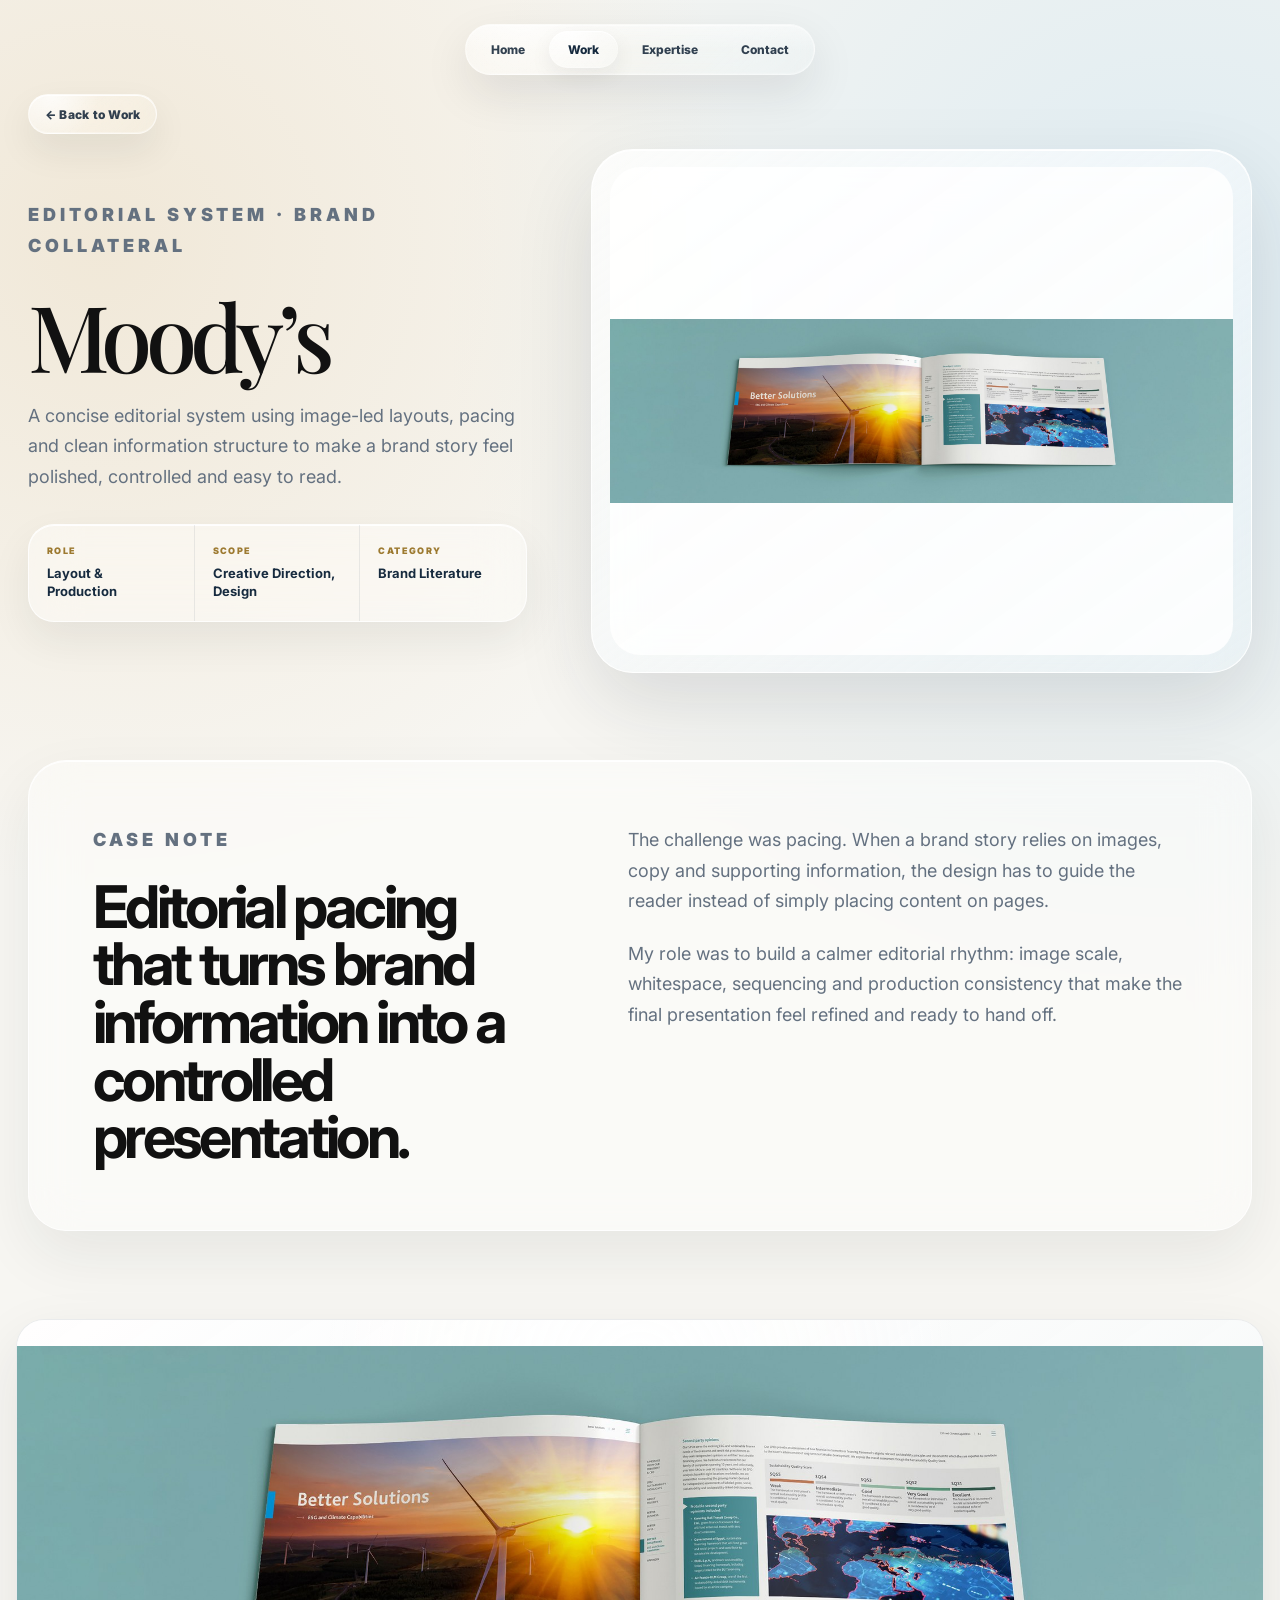
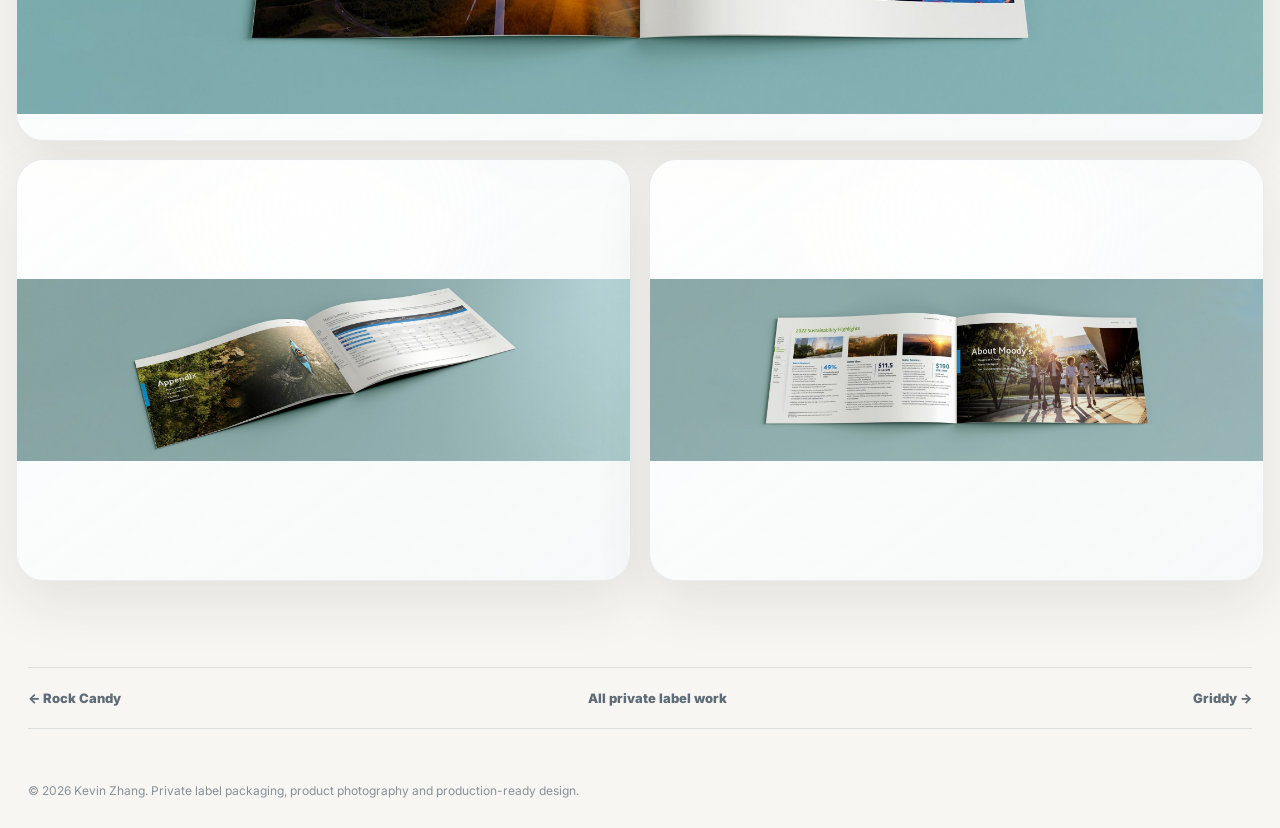
<file: work/private-label/moodys/index.html>
<!doctype html>
<html lang="en">
<head>
  <meta charset="utf-8" />
  <meta name="viewport" content="width=device-width, initial-scale=1" />
  <meta name="description" content="Moody’s private label packaging case study by Kevin Zhang." />
  <link rel="icon" type="image/png" sizes="32x32" href="/assets/images/favicon-32.png" />
  <link rel="icon" type="image/png" sizes="512x512" href="/favicon.png" />
  <link rel="apple-touch-icon" sizes="180x180" href="/apple-touch-icon.png" />
  <title>Moody’s | Private Label Packaging | Kevin Zhang</title>
  <link rel="preconnect" href="https://fonts.googleapis.com">
  <link rel="preconnect" href="https://fonts.gstatic.com" crossorigin>
  <link href="https://fonts.googleapis.com/css2?family=Inter:wght@400;500;600;700;800;900&family=Playfair+Display:wght@500;600&display=swap" rel="stylesheet">
  <link rel="stylesheet" href="../../../assets/css/private-case.css?v=20260629a" />
</head>
<body>
  <header class="topbar">
    <nav class="nav-glass" aria-label="Primary navigation">
      <a href="../../../index.html">Home</a>
      <a href="../../index.html#private-label" class="active" aria-current="page">Work</a>
      <a href="../../../index.html#expertise">Expertise</a>
      <a href="../../../index.html#contact">Contact</a>
    </nav>
  </header>

  <main>
    <div class="project-back"><a href="../../index.html#private-label">← Back to Work</a></div>
    <section class="case-hero">
      <div class="case-copy">
        <p class="eyebrow">Editorial System · Brand Collateral</p>
        <h1>Moody’s</h1>
        <p>A concise editorial system using image-led layouts, pacing and clean information structure to make a brand story feel polished, controlled and easy to read.</p>
        <div class="meta-card">
          <div><span>Role</span><strong>Layout &amp; Production</strong></div>
          <div><span>Scope</span><strong>Creative Direction, Design</strong></div>
          <div><span>Category</span><strong>Brand Literature</strong></div>
        </div>
      </div>
      <div class="hero-visual">
        <img src="../../../assets/images/private-label/moodys/01.jpg" alt="Moody’s hero visual" />
      </div>
    </section>

    <section class="overview case-shell">
      <div>
        <p class="eyebrow">Case Note</p>
        <h2>Editorial pacing that turns brand information into a controlled presentation.</h2>
      </div>
      <div>
        <p>The challenge was pacing. When a brand story relies on images, copy and supporting information, the design has to guide the reader instead of simply placing content on pages.</p>
        <p>My role was to build a calmer editorial rhythm: image scale, whitespace, sequencing and production consistency that make the final presentation feel refined and ready to hand off.</p>
      </div>
    </section>

    <section class="gallery" aria-label="Moody’s project gallery">
      <figure class="wide"><img src="../../../assets/images/private-label/moodys/01.jpg" alt="Moody’s project image 1" loading="lazy" /></figure>
      <figure class=""><img src="../../../assets/images/private-label/moodys/02.jpg" alt="Moody’s project image 2" loading="lazy" /></figure>
      <figure class=""><img src="../../../assets/images/private-label/moodys/03.jpg" alt="Moody’s project image 3" loading="lazy" /></figure>
    </section>

    <nav class="case-nav" aria-label="Project navigation">
      <a href="../rock-candy/index.html">← Rock Candy</a>
      <a href="../../index.html#private-label">All private label work</a>
      <a href="../griddy/index.html">Griddy →</a>
    </nav>
  </main>

  <footer>© <span id="year"></span> Kevin Zhang. Private label packaging, product photography and production-ready design.</footer>
  <script src="../../../assets/js/main.js"></script>
</body>
</html>
</file>
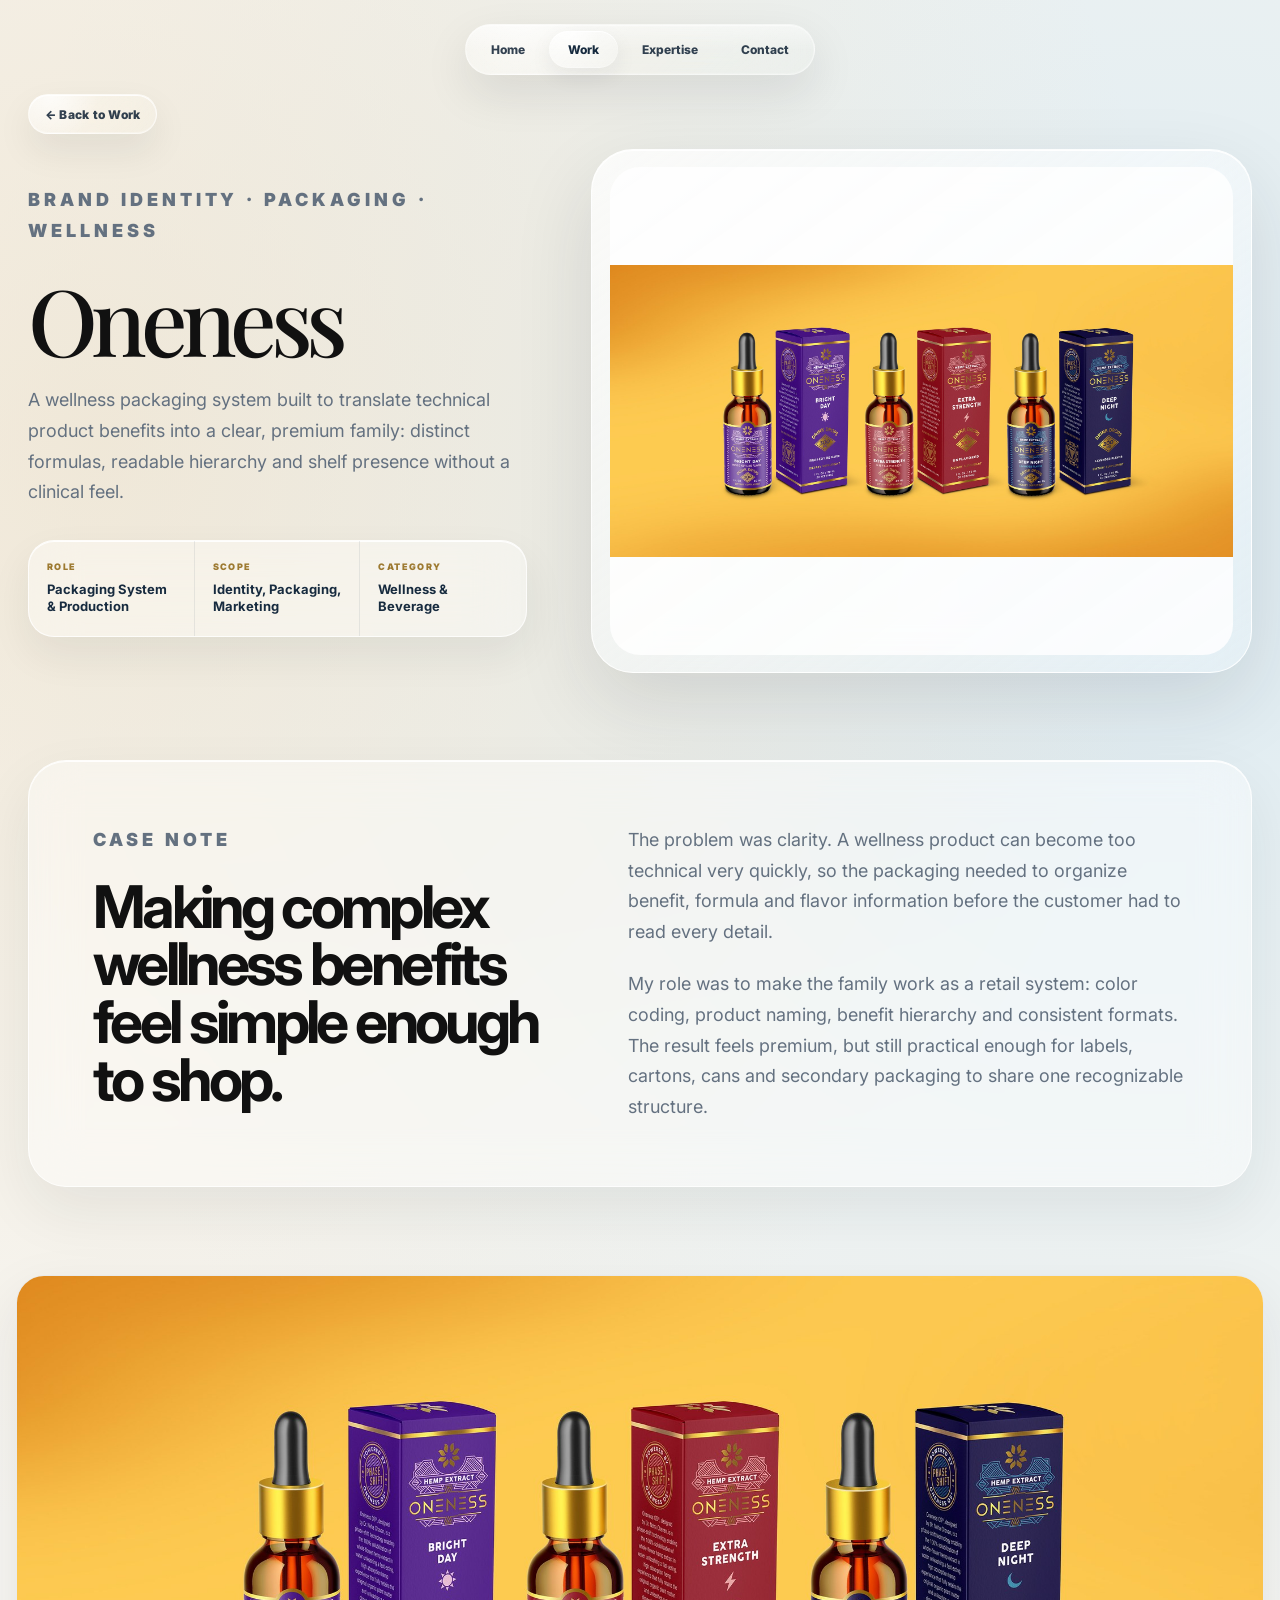
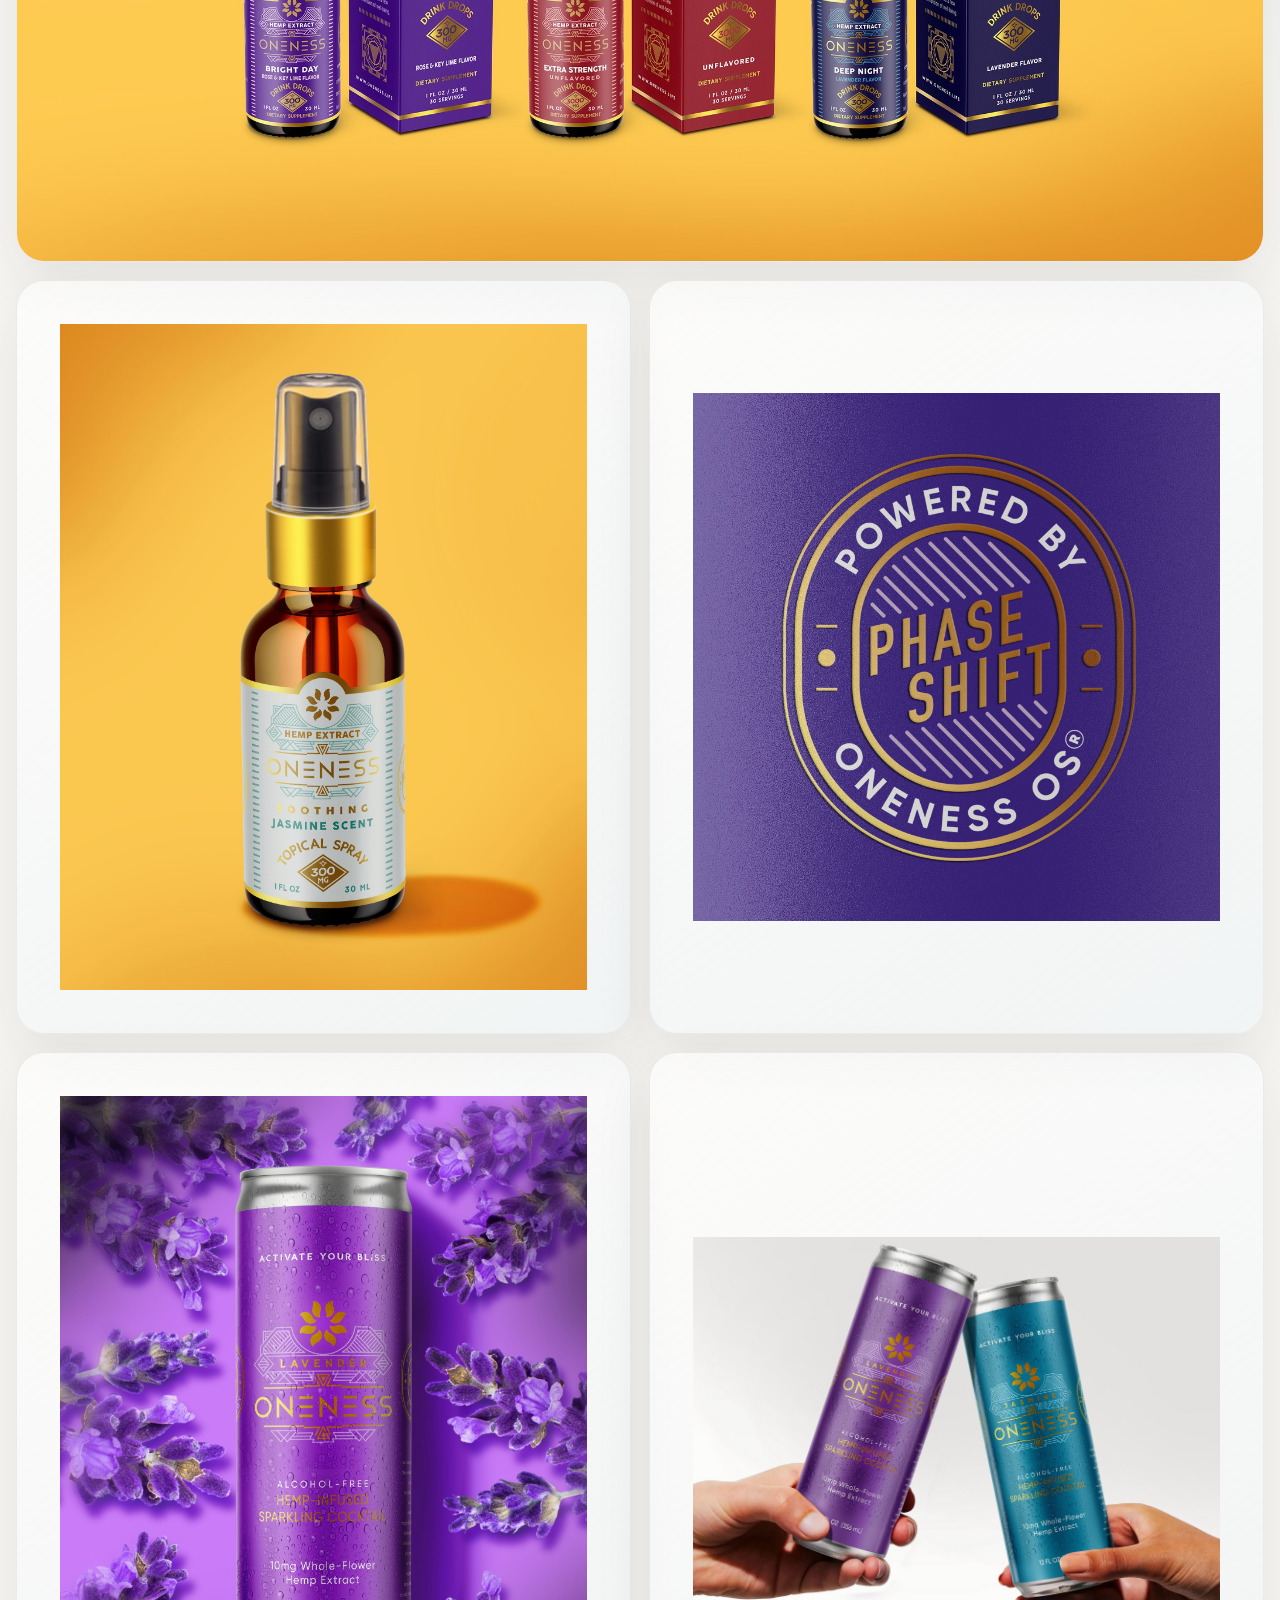
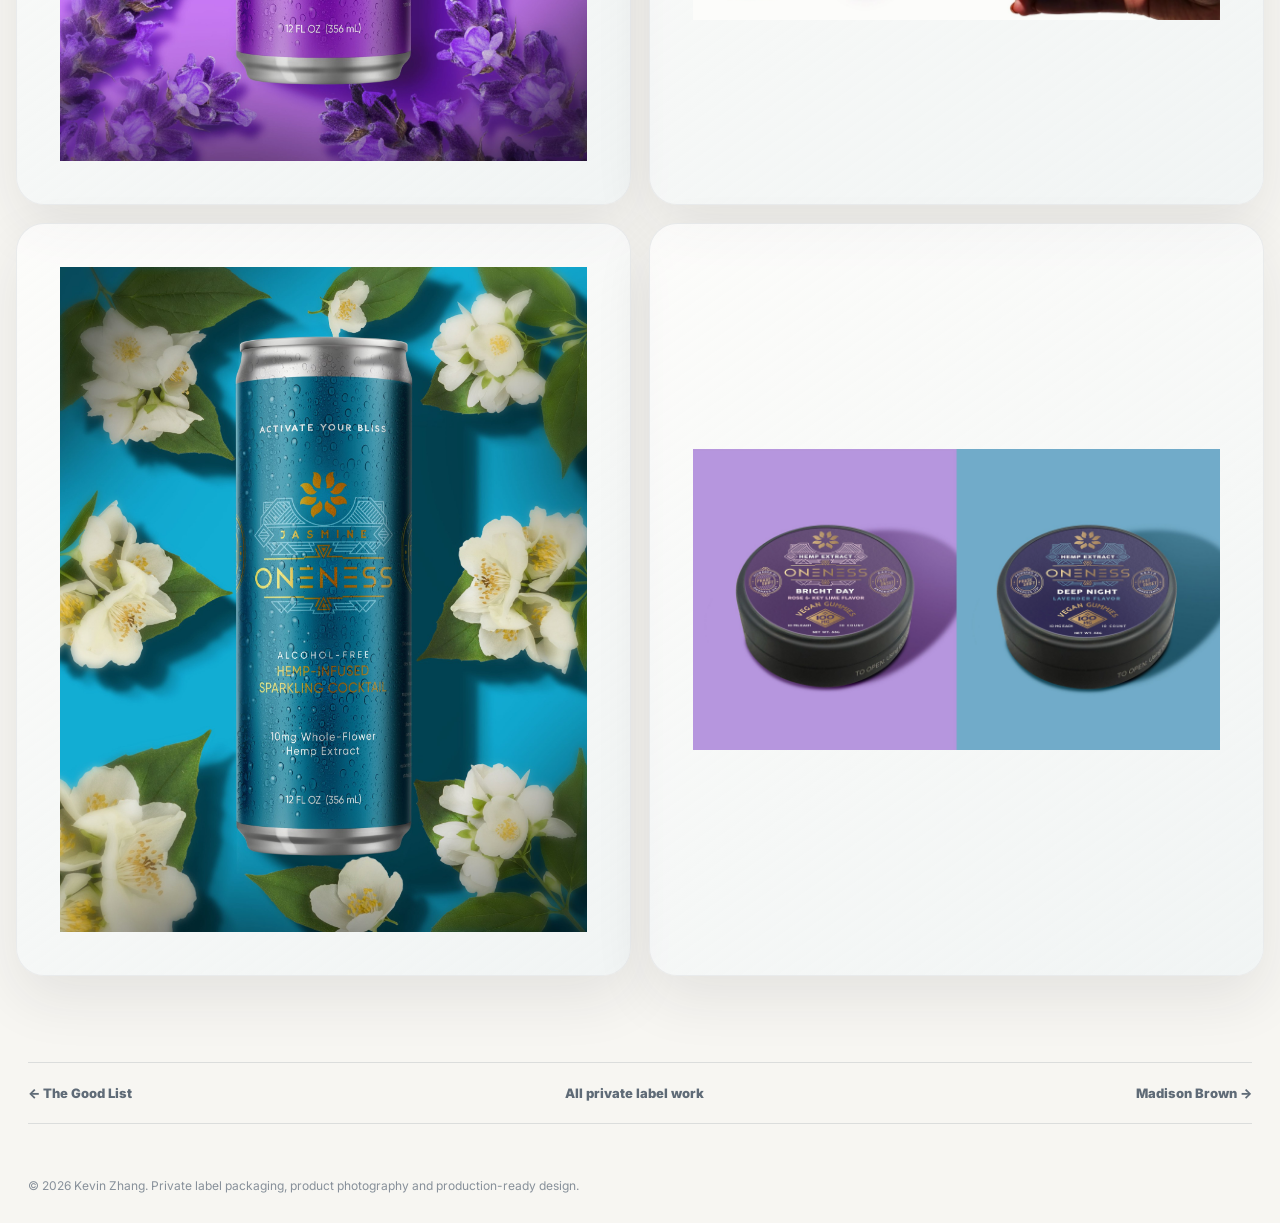
<file: work/private-label/oneness/index.html>
<!doctype html>
<html lang="en">
<head>
  <meta charset="utf-8" />
  <meta name="viewport" content="width=device-width, initial-scale=1" />
  <meta name="description" content="Oneness private label packaging case study by Kevin Zhang." />
  <link rel="icon" type="image/png" sizes="32x32" href="/assets/images/favicon-32.png" />
  <link rel="icon" type="image/png" sizes="512x512" href="/favicon.png" />
  <link rel="apple-touch-icon" sizes="180x180" href="/apple-touch-icon.png" />
  <title>Oneness | Private Label Packaging | Kevin Zhang</title>
  <link rel="preconnect" href="https://fonts.googleapis.com">
  <link rel="preconnect" href="https://fonts.gstatic.com" crossorigin>
  <link href="https://fonts.googleapis.com/css2?family=Inter:wght@400;500;600;700;800;900&family=Playfair+Display:wght@500;600&display=swap" rel="stylesheet">
  <link rel="stylesheet" href="../../../assets/css/private-case.css?v=20260629a" />
</head>
<body>
  <header class="topbar">
    <nav class="nav-glass" aria-label="Primary navigation">
      <a href="../../../index.html">Home</a>
      <a href="../../index.html#private-label" class="active" aria-current="page">Work</a>
      <a href="../../../index.html#expertise">Expertise</a>
      <a href="../../../index.html#contact">Contact</a>
    </nav>
  </header>

  <main>
    <div class="project-back"><a href="../../index.html#private-label">← Back to Work</a></div>
    <section class="case-hero">
      <div class="case-copy">
        <p class="eyebrow">Brand Identity · Packaging · Wellness</p>
        <h1>Oneness</h1>
        <p>A wellness packaging system built to translate technical product benefits into a clear, premium family: distinct formulas, readable hierarchy and shelf presence without a clinical feel.</p>
        <div class="meta-card">
          <div><span>Role</span><strong>Packaging System &amp; Production</strong></div>
          <div><span>Scope</span><strong>Identity, Packaging, Marketing</strong></div>
          <div><span>Category</span><strong>Wellness &amp; Beverage</strong></div>
        </div>
      </div>
      <div class="hero-visual">
        <img src="../../../assets/images/private-label/oneness/04.jpg" alt="Oneness hero visual" />
      </div>
    </section>

    <section class="overview case-shell">
      <div>
        <p class="eyebrow">Case Note</p>
        <h2>Making complex wellness benefits feel simple enough to shop.</h2>
      </div>
      <div>
        <p>The problem was clarity. A wellness product can become too technical very quickly, so the packaging needed to organize benefit, formula and flavor information before the customer had to read every detail.</p>
        <p>My role was to make the family work as a retail system: color coding, product naming, benefit hierarchy and consistent formats. The result feels premium, but still practical enough for labels, cartons, cans and secondary packaging to share one recognizable structure.</p>
      </div>
    </section>

    <section class="gallery" aria-label="Oneness project gallery">
      <figure class="wide"><img src="../../../assets/images/private-label/oneness/04.jpg" alt="Oneness project image 1" loading="lazy" /></figure>
      <figure class="product"><img src="../../../assets/images/private-label/oneness/06.jpg" alt="Oneness project image 2" loading="lazy" /></figure>
      <figure class="product"><img src="../../../assets/images/private-label/oneness/07.jpg" alt="Oneness project image 3" loading="lazy" /></figure>
      <figure class="product"><img src="../../../assets/images/private-label/oneness/08.jpg" alt="Oneness project image 4" loading="lazy" /></figure>
      <figure class="product"><img src="../../../assets/images/private-label/oneness/11.jpg" alt="Oneness project image 5" loading="lazy" /></figure>
      <figure class="product"><img src="../../../assets/images/private-label/oneness/12.jpg" alt="Oneness project image 6" loading="lazy" /></figure>
      <figure class="product"><img src="../../../assets/images/private-label/oneness/14.jpg" alt="Oneness project image 7" loading="lazy" /></figure>
    </section>

    <nav class="case-nav" aria-label="Project navigation">
      <a href="../the-good-list/index.html">← The Good List</a>
      <a href="../../index.html#private-label">All private label work</a>
      <a href="../madison-brown/index.html">Madison Brown →</a>
    </nav>
  </main>

  <footer>© <span id="year"></span> Kevin Zhang. Private label packaging, product photography and production-ready design.</footer>
  <script src="../../../assets/js/main.js"></script>
</body>
</html>
</file>
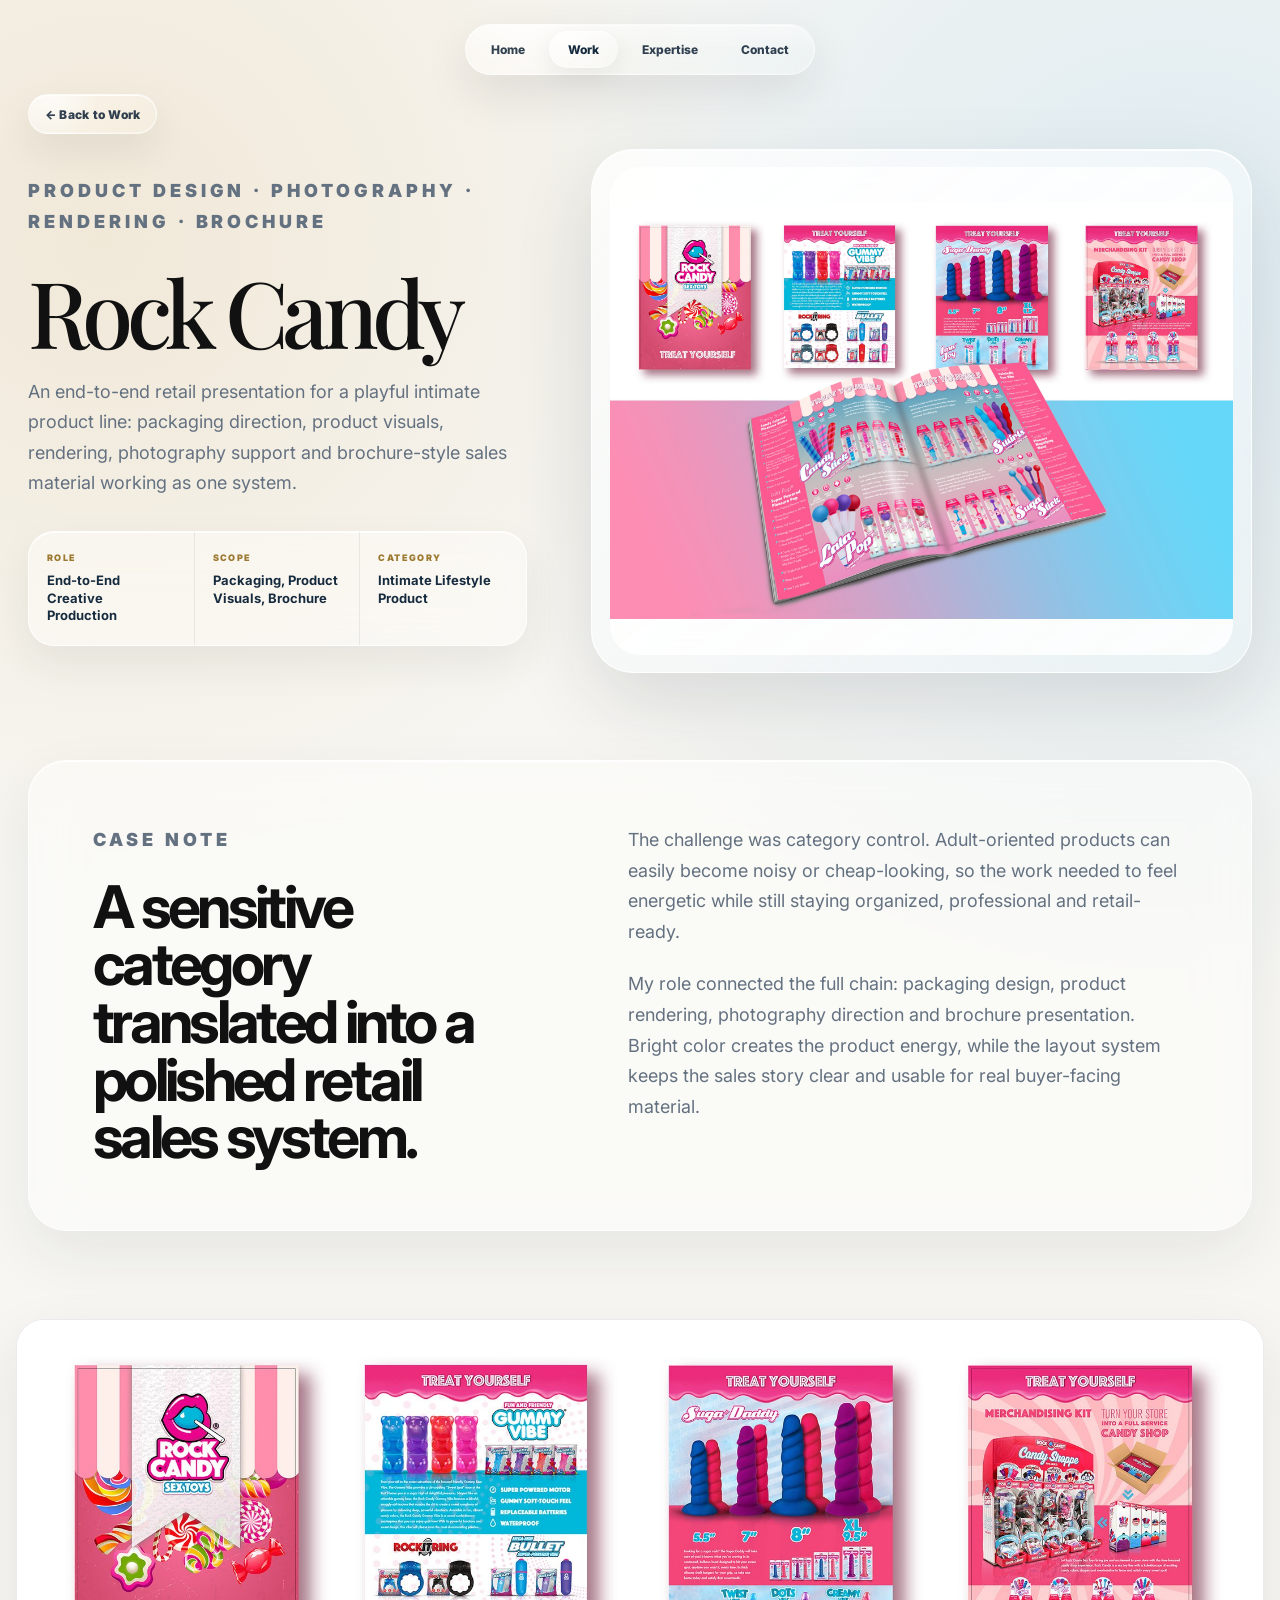
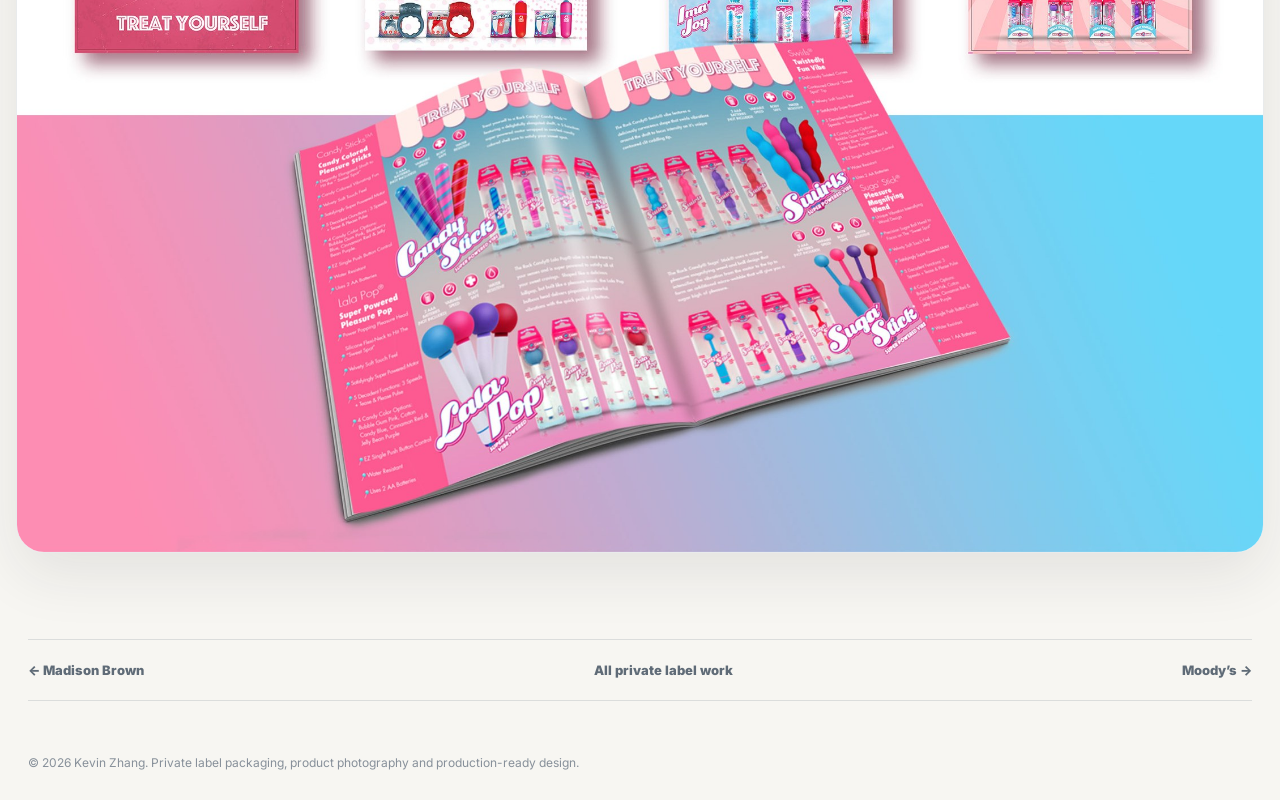
<file: work/private-label/rock-candy/index.html>
<!doctype html>
<html lang="en">
<head>
  <meta charset="utf-8" />
  <meta name="viewport" content="width=device-width, initial-scale=1" />
  <meta name="description" content="Rock Candy private label packaging case study by Kevin Zhang." />
  <link rel="icon" type="image/png" sizes="32x32" href="/assets/images/favicon-32.png" />
  <link rel="icon" type="image/png" sizes="512x512" href="/favicon.png" />
  <link rel="apple-touch-icon" sizes="180x180" href="/apple-touch-icon.png" />
  <title>Rock Candy | Private Label Packaging | Kevin Zhang</title>
  <link rel="preconnect" href="https://fonts.googleapis.com">
  <link rel="preconnect" href="https://fonts.gstatic.com" crossorigin>
  <link href="https://fonts.googleapis.com/css2?family=Inter:wght@400;500;600;700;800;900&family=Playfair+Display:wght@500;600&display=swap" rel="stylesheet">
  <link rel="stylesheet" href="../../../assets/css/private-case.css?v=20260629a" />
</head>
<body>
  <header class="topbar">
    <nav class="nav-glass" aria-label="Primary navigation">
      <a href="../../../index.html">Home</a>
      <a href="../../index.html#private-label" class="active" aria-current="page">Work</a>
      <a href="../../../index.html#expertise">Expertise</a>
      <a href="../../../index.html#contact">Contact</a>
    </nav>
  </header>

  <main>
    <div class="project-back"><a href="../../index.html#private-label">← Back to Work</a></div>
    <section class="case-hero">
      <div class="case-copy">
        <p class="eyebrow">Product Design · Photography · Rendering · Brochure</p>
        <h1>Rock Candy</h1>
        <p>An end-to-end retail presentation for a playful intimate product line: packaging direction, product visuals, rendering, photography support and brochure-style sales material working as one system.</p>
        <div class="meta-card">
          <div><span>Role</span><strong>End-to-End Creative Production</strong></div>
          <div><span>Scope</span><strong>Packaging, Product Visuals, Brochure</strong></div>
          <div><span>Category</span><strong>Intimate Lifestyle Product</strong></div>
        </div>
      </div>
      <div class="hero-visual">
        <img src="../../../assets/images/selected-work/private-rock-candy.jpg" alt="Rock Candy hero visual" />
      </div>
    </section>

    <section class="overview case-shell">
      <div>
        <p class="eyebrow">Case Note</p>
        <h2>A sensitive category translated into a polished retail sales system.</h2>
      </div>
      <div>
        <p>The challenge was category control. Adult-oriented products can easily become noisy or cheap-looking, so the work needed to feel energetic while still staying organized, professional and retail-ready.</p>
        <p>My role connected the full chain: packaging design, product rendering, photography direction and brochure presentation. Bright color creates the product energy, while the layout system keeps the sales story clear and usable for real buyer-facing material.</p>
      </div>
    </section>

    <section class="gallery" aria-label="Rock Candy project gallery">
      <figure class="wide"><img src="../../../assets/images/selected-work/private-rock-candy.jpg" alt="Rock Candy project image 1" loading="lazy" /></figure>
    </section>

    <nav class="case-nav" aria-label="Project navigation">
      <a href="../madison-brown/index.html">← Madison Brown</a>
      <a href="../../index.html#private-label">All private label work</a>
      <a href="../moodys/index.html">Moody’s →</a>
    </nav>
  </main>

  <footer>© <span id="year"></span> Kevin Zhang. Private label packaging, product photography and production-ready design.</footer>
  <script src="../../../assets/js/main.js"></script>
</body>
</html>
</file>
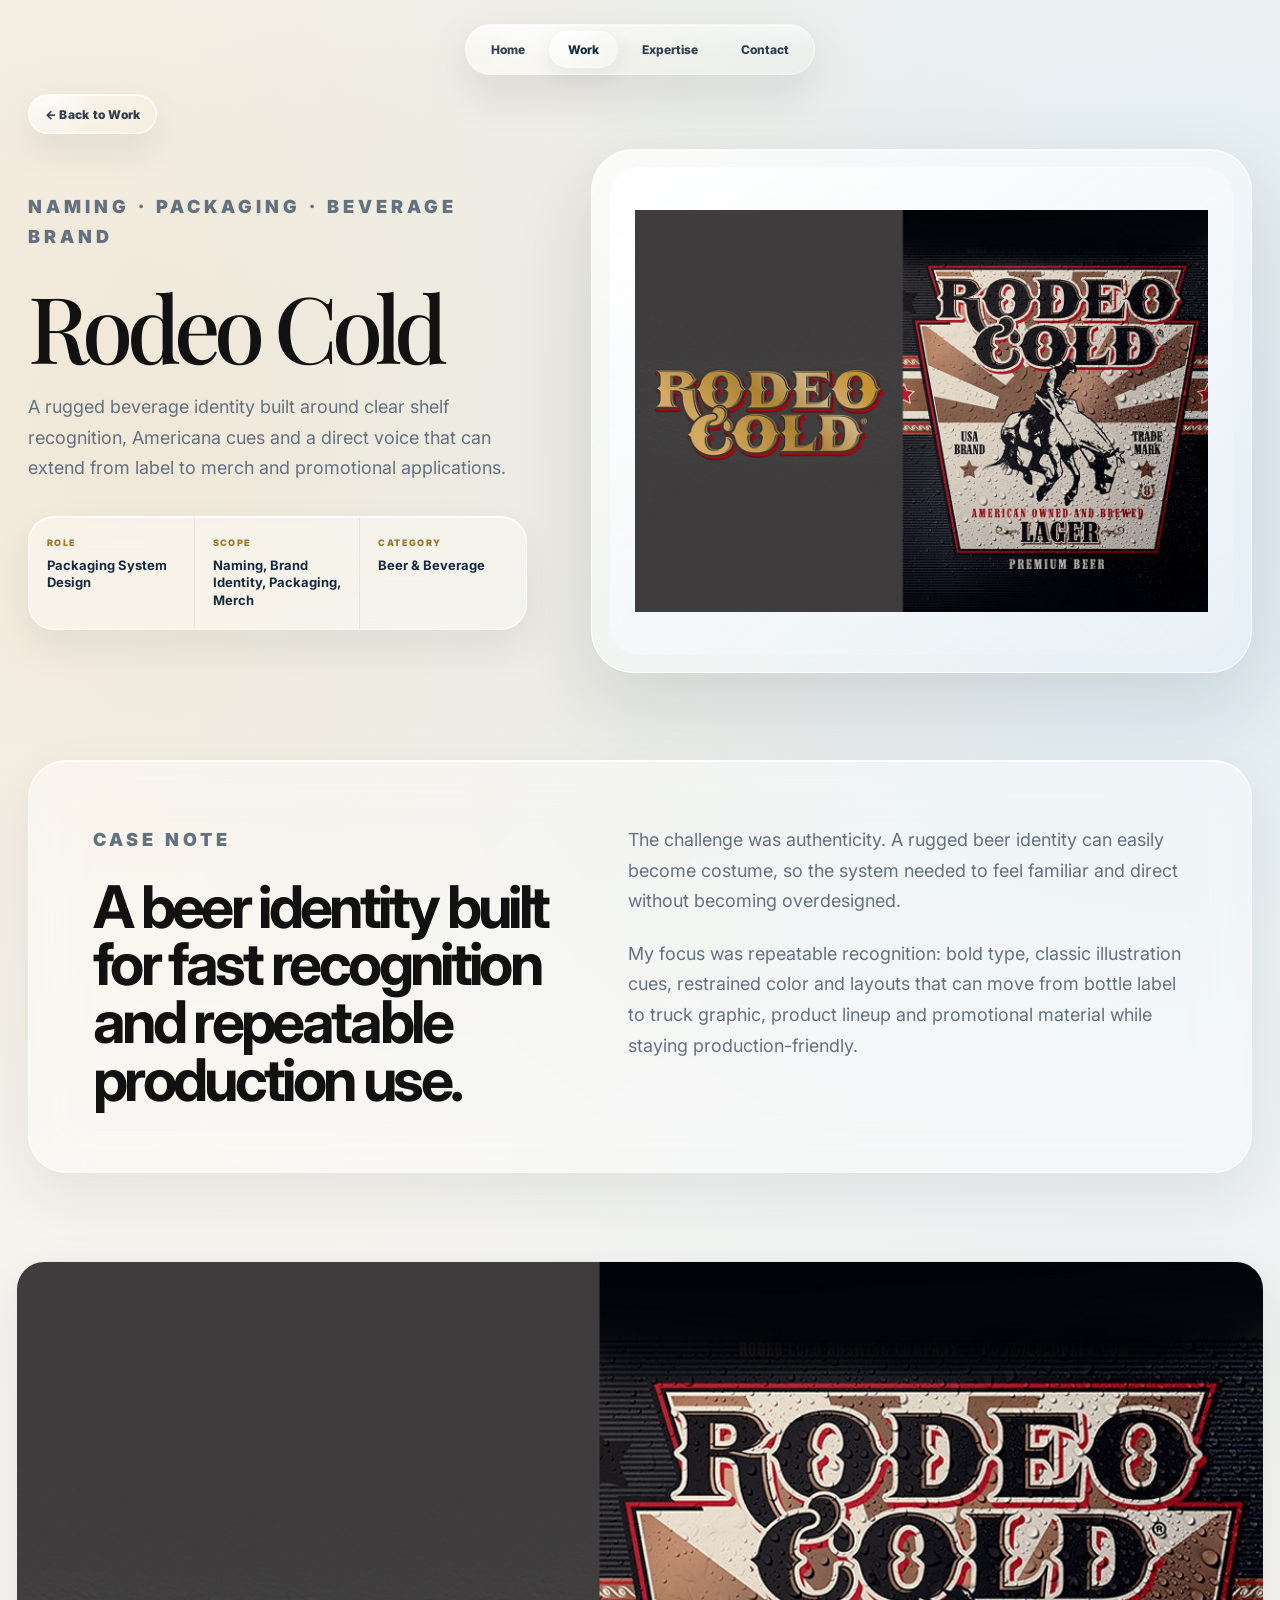
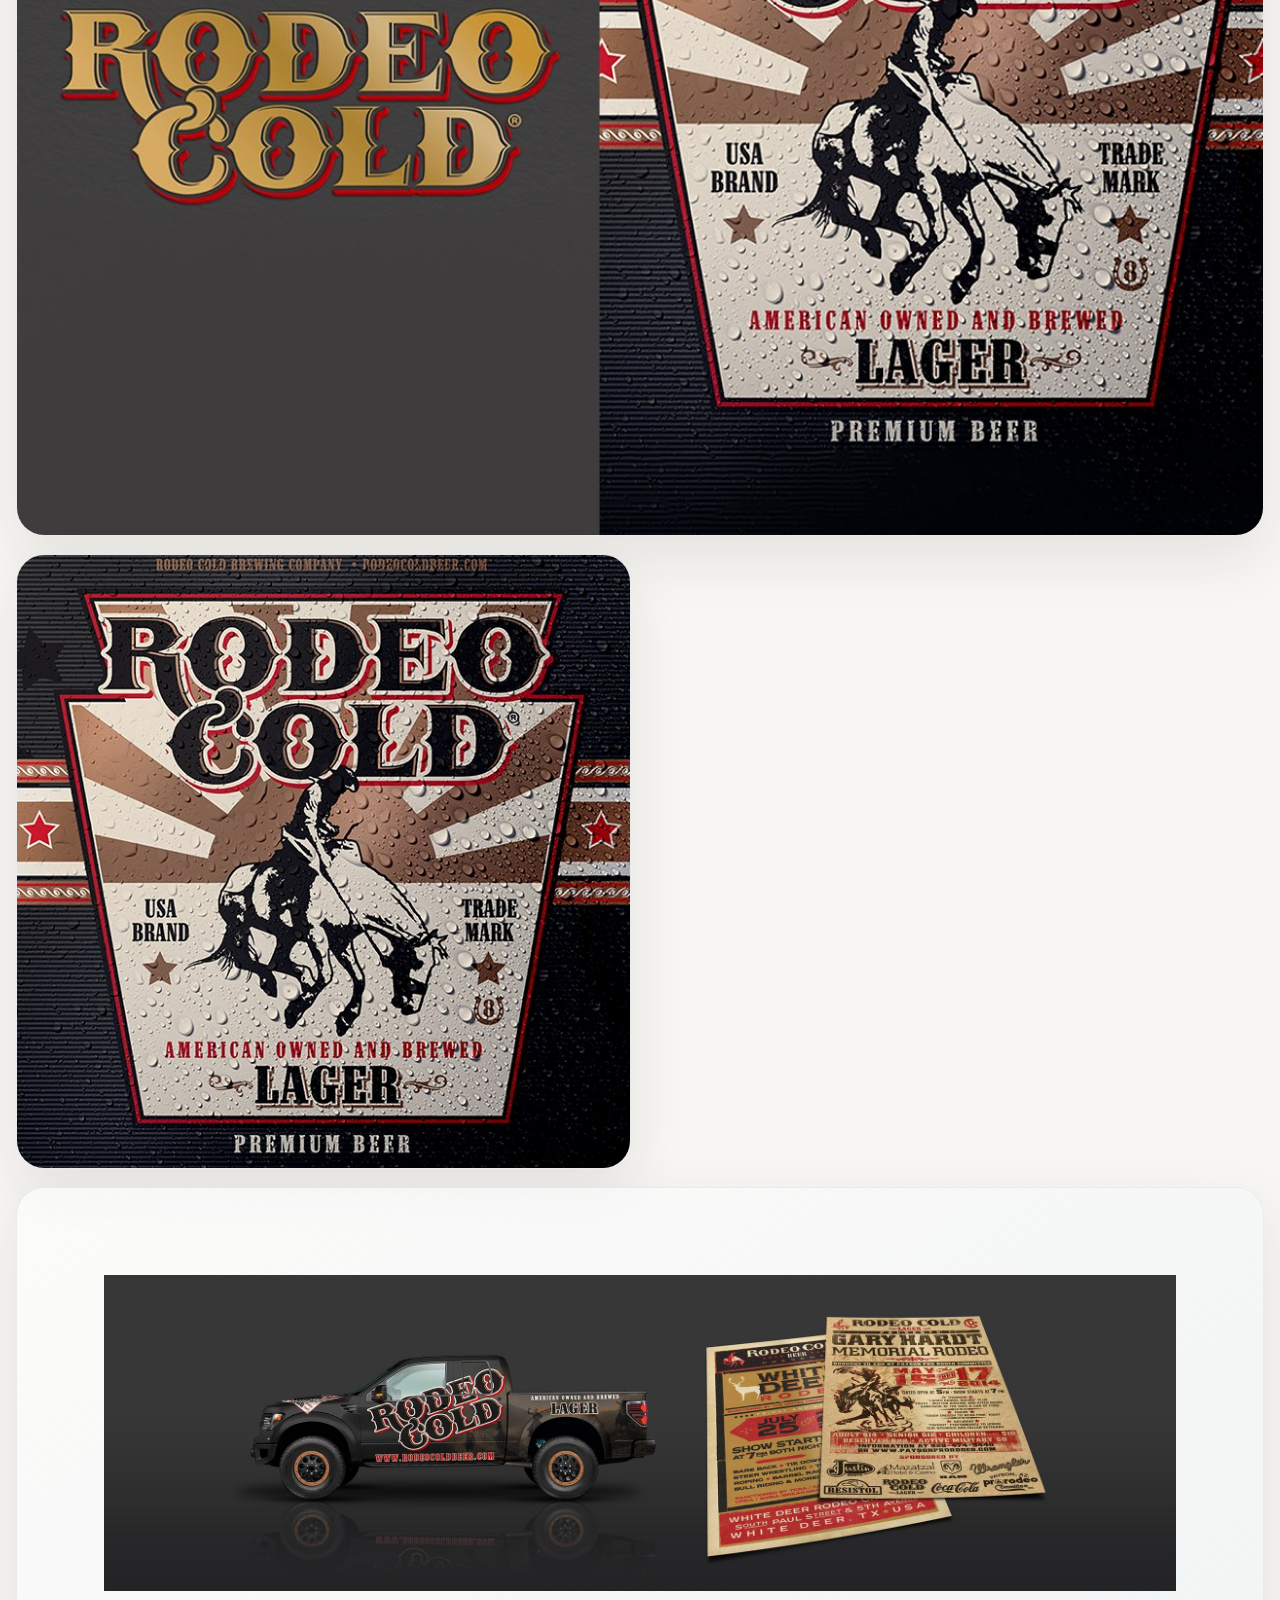
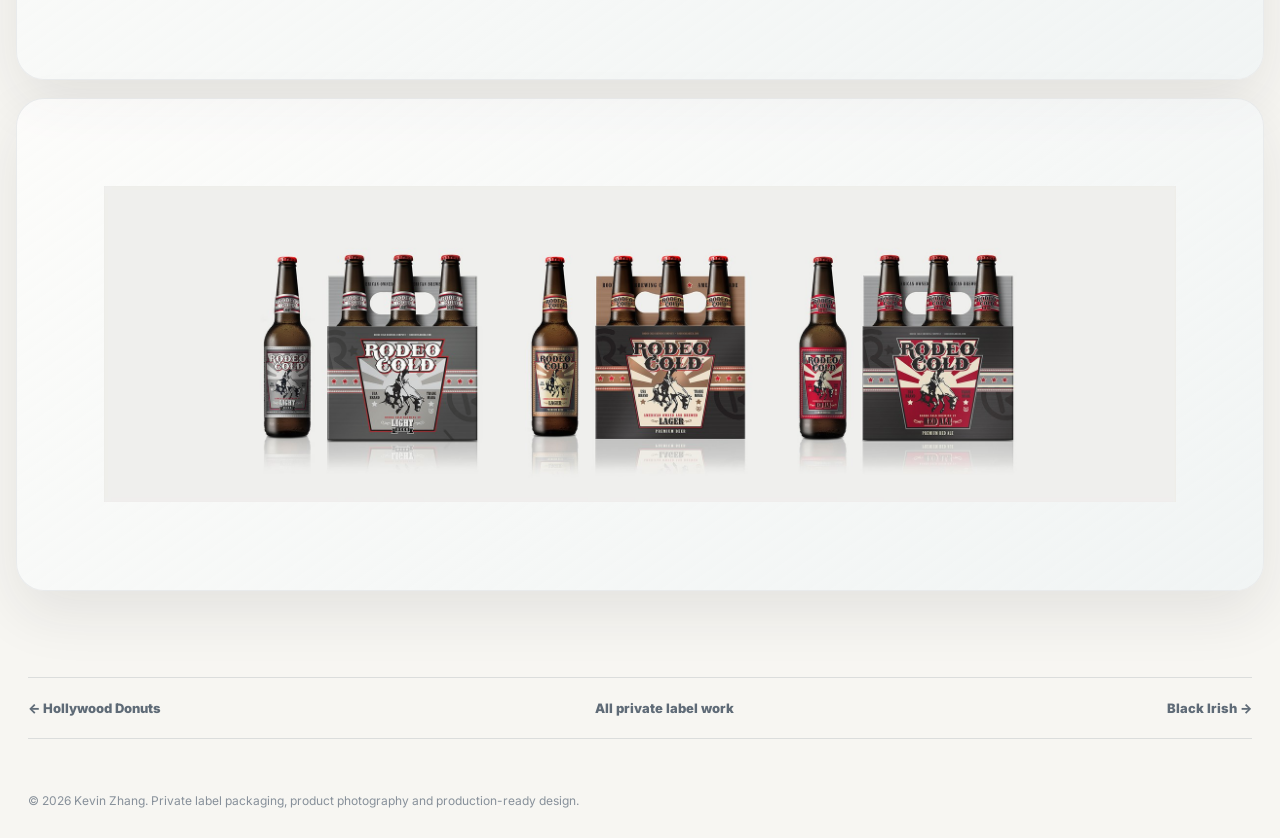
<file: work/private-label/rodeo-cold/index.html>
<!doctype html>
<html lang="en">
<head>
  <meta charset="utf-8" />
  <meta name="viewport" content="width=device-width, initial-scale=1" />
  <meta name="description" content="Rodeo Cold private label packaging case study by Kevin Zhang." />
  <link rel="icon" type="image/png" sizes="32x32" href="/assets/images/favicon-32.png" />
  <link rel="icon" type="image/png" sizes="512x512" href="/favicon.png" />
  <link rel="apple-touch-icon" sizes="180x180" href="/apple-touch-icon.png" />
  <title>Rodeo Cold | Private Label Packaging | Kevin Zhang</title>
  <link rel="preconnect" href="https://fonts.googleapis.com">
  <link rel="preconnect" href="https://fonts.gstatic.com" crossorigin>
  <link href="https://fonts.googleapis.com/css2?family=Inter:wght@400;500;600;700;800;900&family=Playfair+Display:wght@500;600&display=swap" rel="stylesheet">
  <link rel="stylesheet" href="../../../assets/css/private-case.css?v=20260629a" />
</head>
<body>
  <header class="topbar">
    <nav class="nav-glass" aria-label="Primary navigation">
      <a href="../../../index.html">Home</a>
      <a href="../../index.html#private-label" class="active" aria-current="page">Work</a>
      <a href="../../../index.html#expertise">Expertise</a>
      <a href="../../../index.html#contact">Contact</a>
    </nav>
  </header>

  <main>
    <div class="project-back"><a href="../../index.html#private-label">← Back to Work</a></div>
    <section class="case-hero">
      <div class="case-copy">
        <p class="eyebrow">Naming · Packaging · Beverage Brand</p>
        <h1>Rodeo Cold</h1>
        <p>A rugged beverage identity built around clear shelf recognition, Americana cues and a direct voice that can extend from label to merch and promotional applications.</p>
        <div class="meta-card">
          <div><span>Role</span><strong>Packaging System Design</strong></div>
          <div><span>Scope</span><strong>Naming, Brand Identity, Packaging, Merch</strong></div>
          <div><span>Category</span><strong>Beer &amp; Beverage</strong></div>
        </div>
      </div>
      <div class="hero-visual contain-hero">
        <img src="../../../assets/images/private-label/rodeo/05.jpg" alt="Rodeo Cold hero visual" />
      </div>
    </section>

    <section class="overview case-shell">
      <div>
        <p class="eyebrow">Case Note</p>
        <h2>A beer identity built for fast recognition and repeatable production use.</h2>
      </div>
      <div>
        <p>The challenge was authenticity. A rugged beer identity can easily become costume, so the system needed to feel familiar and direct without becoming overdesigned.</p>
        <p>My focus was repeatable recognition: bold type, classic illustration cues, restrained color and layouts that can move from bottle label to truck graphic, product lineup and promotional material while staying production-friendly.</p>
      </div>
    </section>

    <section class="gallery" aria-label="Rodeo Cold project gallery">
      <figure class="wide"><img src="../../../assets/images/private-label/rodeo/05.jpg" alt="Rodeo Cold project image 1" loading="lazy" /></figure>
      <figure class=""><img src="../../../assets/images/private-label/rodeo/01.jpg" alt="Rodeo Cold project image 2" loading="lazy" /></figure>
      <figure class="wide product"><img src="../../../assets/images/private-label/rodeo/09.jpg" alt="Rodeo Cold project image 3" loading="lazy" /></figure>
      <figure class="wide product"><img src="../../../assets/images/private-label/rodeo/10.jpg" alt="Rodeo Cold project image 4" loading="lazy" /></figure>
    </section>

    <nav class="case-nav" aria-label="Project navigation">
      <a href="../hollywood-donuts/index.html">← Hollywood Donuts</a>
      <a href="../../index.html#private-label">All private label work</a>
      <a href="../black-irish/index.html">Black Irish →</a>
    </nav>
  </main>

  <footer>© <span id="year"></span> Kevin Zhang. Private label packaging, product photography and production-ready design.</footer>
  <script src="../../../assets/js/main.js"></script>
</body>
</html>
</file>
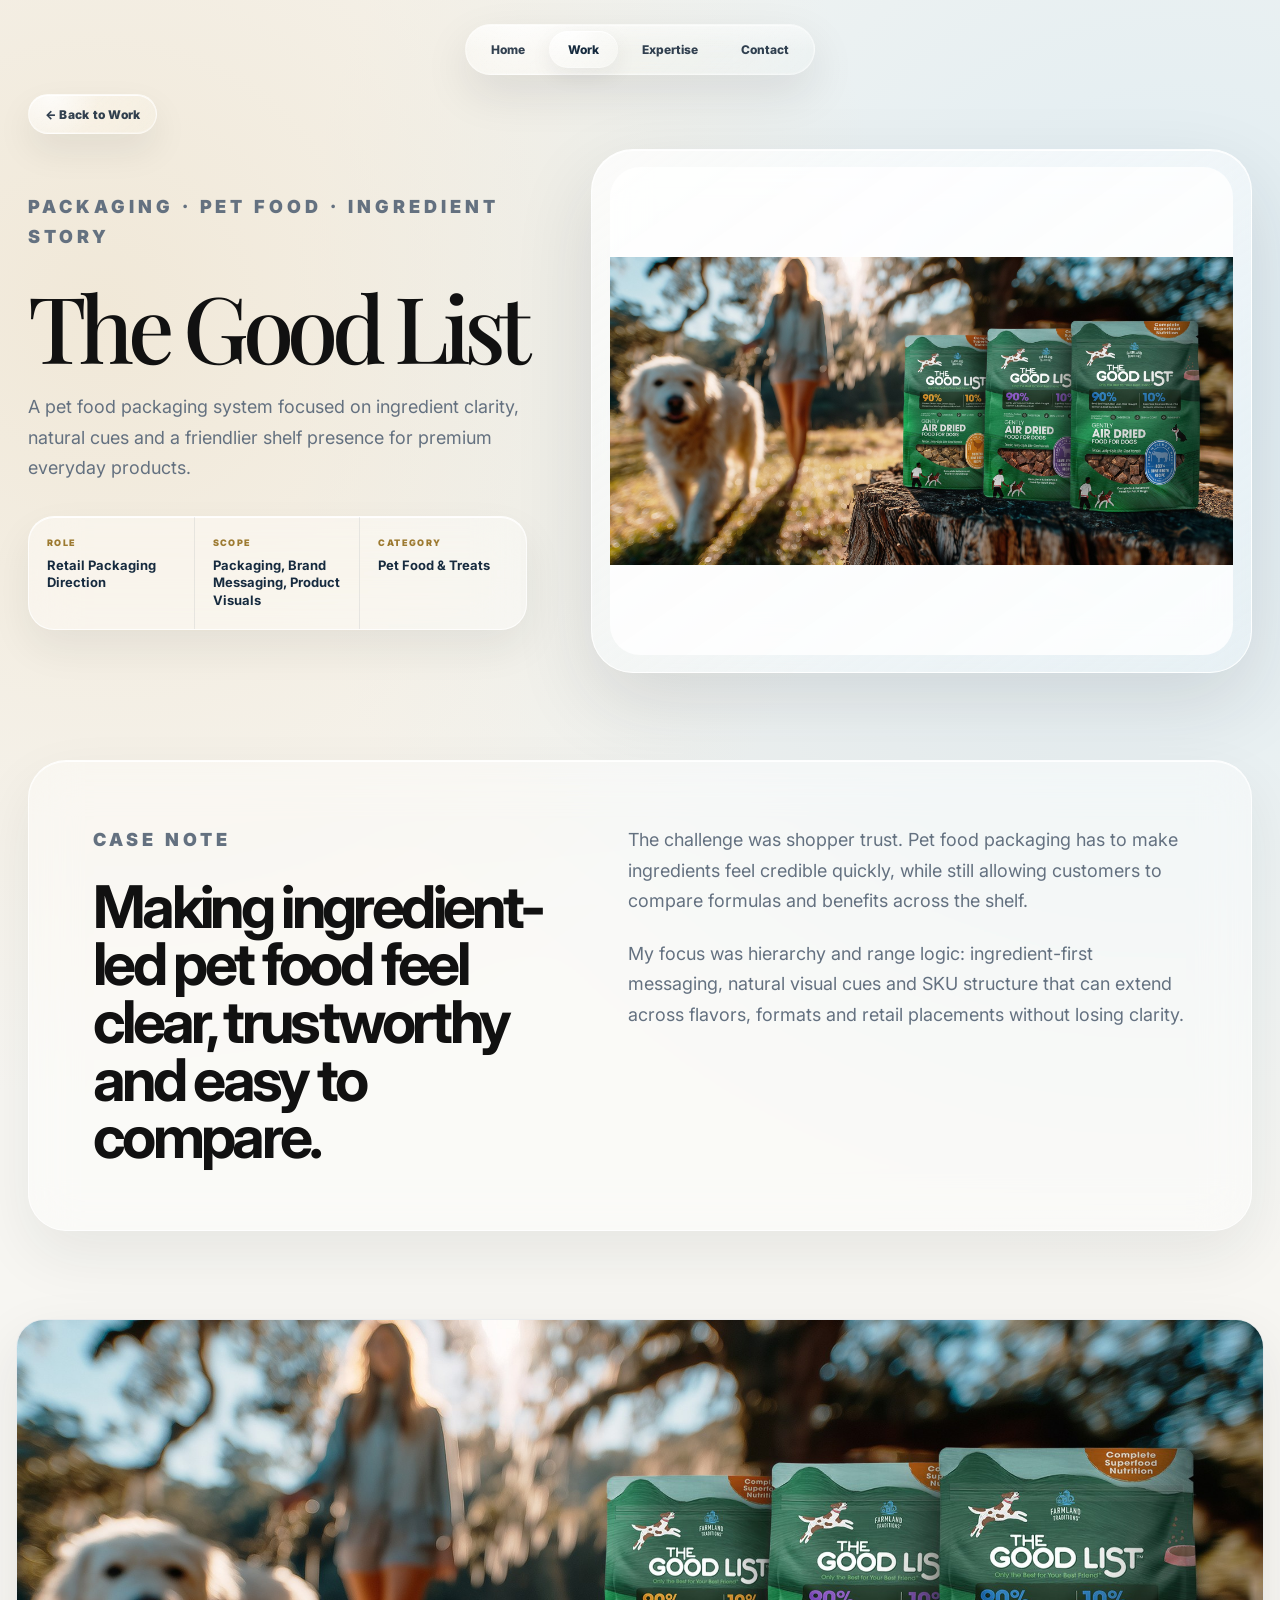
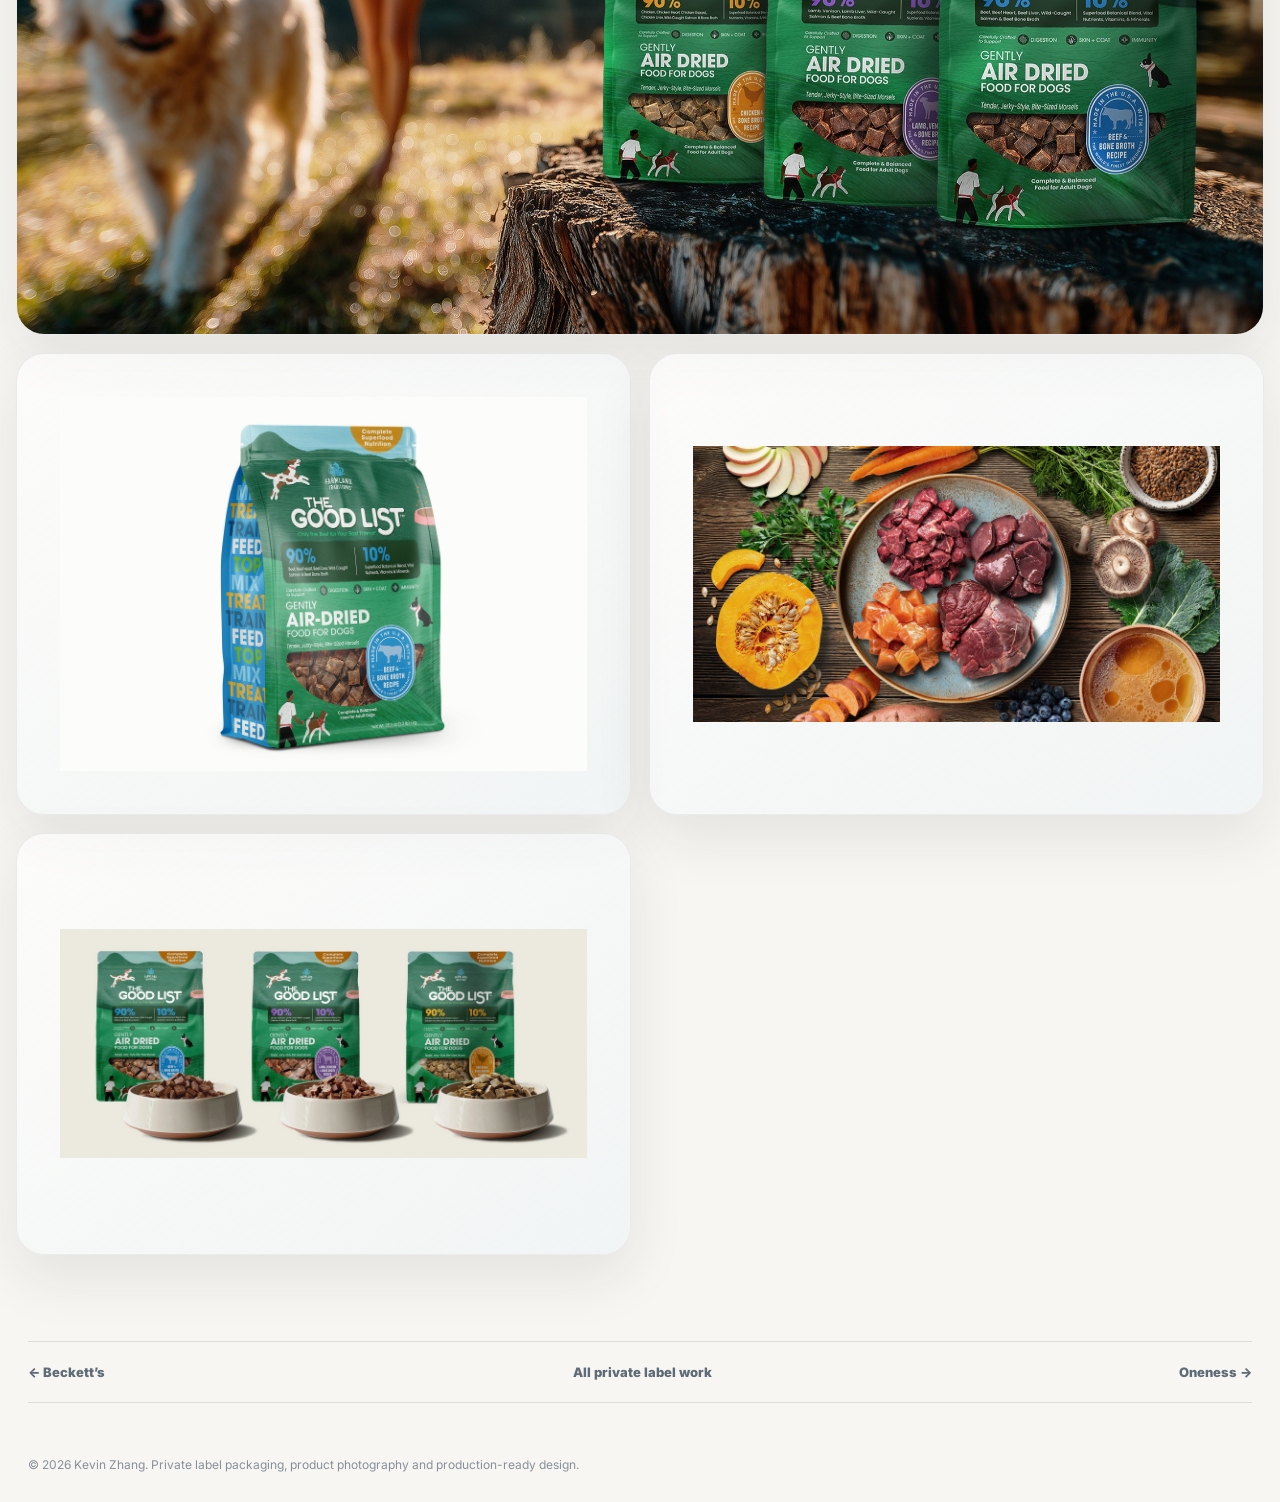
<file: work/private-label/the-good-list/index.html>
<!doctype html>
<html lang="en">
<head>
  <meta charset="utf-8" />
  <meta name="viewport" content="width=device-width, initial-scale=1" />
  <meta name="description" content="The Good List private label packaging case study by Kevin Zhang." />
  <link rel="icon" type="image/png" sizes="32x32" href="/assets/images/favicon-32.png" />
  <link rel="icon" type="image/png" sizes="512x512" href="/favicon.png" />
  <link rel="apple-touch-icon" sizes="180x180" href="/apple-touch-icon.png" />
  <title>The Good List | Private Label Packaging | Kevin Zhang</title>
  <link rel="preconnect" href="https://fonts.googleapis.com">
  <link rel="preconnect" href="https://fonts.gstatic.com" crossorigin>
  <link href="https://fonts.googleapis.com/css2?family=Inter:wght@400;500;600;700;800;900&family=Playfair+Display:wght@500;600&display=swap" rel="stylesheet">
  <link rel="stylesheet" href="../../../assets/css/private-case.css?v=20260629a" />
</head>
<body>
  <header class="topbar">
    <nav class="nav-glass" aria-label="Primary navigation">
      <a href="../../../index.html">Home</a>
      <a href="../../index.html#private-label" class="active" aria-current="page">Work</a>
      <a href="../../../index.html#expertise">Expertise</a>
      <a href="../../../index.html#contact">Contact</a>
    </nav>
  </header>

  <main>
    <div class="project-back"><a href="../../index.html#private-label">← Back to Work</a></div>
    <section class="case-hero">
      <div class="case-copy">
        <p class="eyebrow">Packaging · Pet Food · Ingredient Story</p>
        <h1>The Good List</h1>
        <p>A pet food packaging system focused on ingredient clarity, natural cues and a friendlier shelf presence for premium everyday products.</p>
        <div class="meta-card">
          <div><span>Role</span><strong>Retail Packaging Direction</strong></div>
          <div><span>Scope</span><strong>Packaging, Brand Messaging, Product Visuals</strong></div>
          <div><span>Category</span><strong>Pet Food &amp; Treats</strong></div>
        </div>
      </div>
      <div class="hero-visual">
        <img src="../../../assets/images/private-label/good-list/03.jpg" alt="The Good List hero visual" />
      </div>
    </section>

    <section class="overview case-shell">
      <div>
        <p class="eyebrow">Case Note</p>
        <h2>Making ingredient-led pet food feel clear, trustworthy and easy to compare.</h2>
      </div>
      <div>
        <p>The challenge was shopper trust. Pet food packaging has to make ingredients feel credible quickly, while still allowing customers to compare formulas and benefits across the shelf.</p>
        <p>My focus was hierarchy and range logic: ingredient-first messaging, natural visual cues and SKU structure that can extend across flavors, formats and retail placements without losing clarity.</p>
      </div>
    </section>

    <section class="gallery" aria-label="The Good List project gallery">
      <figure class="wide"><img src="../../../assets/images/private-label/good-list/03.jpg" alt="The Good List project image 1" loading="lazy" /></figure>
      <figure class="product"><img src="../../../assets/images/private-label/good-list/01.jpg" alt="The Good List project image 2" loading="lazy" /></figure>
      <figure class="product"><img src="../../../assets/images/private-label/good-list/02.jpg" alt="The Good List project image 3" loading="lazy" /></figure>
      <figure class="product"><img src="../../../assets/images/private-label/good-list/04.jpg" alt="The Good List project image 4" loading="lazy" /></figure>
    </section>

    <nav class="case-nav" aria-label="Project navigation">
      <a href="../becketts/index.html">← Beckett’s</a>
      <a href="../../index.html#private-label">All private label work</a>
      <a href="../oneness/index.html">Oneness →</a>
    </nav>
  </main>

  <footer>© <span id="year"></span> Kevin Zhang. Private label packaging, product photography and production-ready design.</footer>
  <script src="../../../assets/js/main.js"></script>
</body>
</html>
</file>
<file: assets/css/style.css>
:root{
  --ink:#171717;
  --muted:#60646c;
  --line:rgba(15,18,22,.12);
  --glass:rgba(255,255,255,.58);
  --glass-strong:rgba(255,255,255,.78);
  --gold:#b49355;
  --soft:#f6f5f1;
  --shadow:0 28px 80px rgba(40,45,50,.12);
  --radius:34px;
}
*{box-sizing:border-box}
html{scroll-behavior:smooth}
body{margin:0;font-family:Inter,system-ui,-apple-system,BlinkMacSystemFont,"Segoe UI",sans-serif;color:var(--ink);background:
  radial-gradient(circle at 8% 6%,rgba(233,222,204,.95),transparent 30%),
  radial-gradient(circle at 92% 4%,rgba(214,232,243,.9),transparent 32%),
  linear-gradient(180deg,#fbfaf7 0%,#f5f4ef 44%,#fbfbf8 100%);overflow-x:hidden}
body:before{content:"";position:fixed;inset:0;pointer-events:none;background:linear-gradient(90deg,rgba(255,255,255,.2) 1px,transparent 1px),linear-gradient(0deg,rgba(255,255,255,.24) 1px,transparent 1px);background-size:80px 80px;opacity:.25;z-index:-2}.page-noise{position:fixed;inset:0;pointer-events:none;opacity:.04;background-image:url("data:image/svg+xml,%3Csvg viewBox='0 0 200 200' xmlns='http://www.w3.org/2000/svg'%3E%3Cfilter id='n'%3E%3CfeTurbulence type='fractalNoise' baseFrequency='.85' numOctaves='3' stitchTiles='stitch'/%3E%3C/filter%3E%3Crect width='200' height='200' filter='url(%23n)'/%3E%3C/svg%3E");z-index:20}
a{color:inherit;text-decoration:none}img{display:block;max-width:100%}.section-shell{width:min(1120px,calc(100% - 56px));margin:0 auto}.liquid-card{background:linear-gradient(135deg,rgba(255,255,255,.76),rgba(255,255,255,.42));border:1px solid rgba(255,255,255,.9);box-shadow:inset 0 1px 0 rgba(255,255,255,.95),0 24px 72px rgba(31,36,43,.12);backdrop-filter:blur(22px) saturate(1.2);-webkit-backdrop-filter:blur(22px) saturate(1.2);border-radius:var(--radius)}
.topbar{position:fixed;top:26px;left:0;right:0;z-index:10;display:flex;justify-content:center;align-items:center;width:max-content;margin:auto}.nav-glass{display:flex;gap:10px;padding:8px;border-radius:999px;background:rgba(255,255,255,.54);border:1px solid rgba(255,255,255,.9);box-shadow:0 14px 40px rgba(25,30,35,.12),inset 0 1px 0 rgba(255,255,255,.95);backdrop-filter:blur(24px);-webkit-backdrop-filter:blur(24px)}.nav-glass a{padding:12px 20px;border-radius:999px;font-size:13px;font-weight:700;color:#34383d}.nav-glass a:hover,.nav-glass a.active{background:rgba(255,255,255,.68);box-shadow:inset 0 0 0 1px rgba(255,255,255,.9)}.hero{position:relative;width:min(1240px,calc(100% - 32px));min-height:780px;margin:16px auto 0;display:flex;align-items:center;padding:120px clamp(28px,6vw,76px) 64px;overflow:hidden;background:#f3f2ed}.hero:after{content:"";position:absolute;inset:0;background:linear-gradient(90deg,rgba(248,247,243,.98) 0%,rgba(248,247,243,.93) 37%,rgba(248,247,243,.25) 62%,rgba(248,247,243,0) 100%);pointer-events:none}.hero-copy{position:relative;z-index:2;width:49%}.eyebrow{text-transform:uppercase;letter-spacing:.26em;font-size:12px;font-weight:900;color:#9d7a31;margin:0 0 26px}.hero h1{font-family:Playfair Display,serif;font-size:clamp(56px,6.4vw,88px);line-height:.95;font-weight:600;letter-spacing:-.06em;max-width:560px;margin:0 0 28px}.hero-text{font-size:18px;line-height:1.65;color:#555b63;max-width:520px;margin:0 0 34px}.hero-actions{display:flex;gap:14px;align-items:center;flex-wrap:wrap}.button{display:inline-flex;align-items:center;justify-content:center;gap:16px;min-height:54px;padding:0 24px;border-radius:999px;font-weight:900;font-size:13px;text-transform:uppercase;letter-spacing:.03em}.button.dark{background:#111;color:#fff;box-shadow:0 18px 35px rgba(0,0,0,.18)}.button.glass{background:rgba(255,255,255,.44);border:1px solid rgba(30,35,40,.12);backdrop-filter:blur(18px)}.hero-showcase{position:absolute;z-index:1;inset:0 0 0 42%;min-height:0;display:block}.hero-product{width:100%;height:100%;object-fit:cover;object-position:center;border:0;border-radius:0;box-shadow:none;filter:saturate(.9)}.floating-work{position:absolute;z-index:3;right:24px;bottom:24px;width:min(500px,88%);padding:22px 24px}.floating-work span{display:block;font-weight:800;color:#757b83;margin-bottom:14px}.mini-row{display:flex;gap:12px}.mini-row a{display:block;width:70px;height:70px;border-radius:18px;overflow:hidden;background:#fff;border:1px solid rgba(0,0,0,.08);box-shadow:0 10px 25px rgba(0,0,0,.08)}.mini-row img{width:100%;height:100%;object-fit:cover}.stats-bar{width:min(1120px,calc(100% - 56px));margin:48px auto 96px;display:grid;grid-template-columns:repeat(4,1fr);overflow:hidden;border-radius:30px}.stats-bar div{padding:34px 38px;border-right:1px solid rgba(30,35,40,.1)}.stats-bar div:last-child{border-right:0}.stats-bar strong{display:block;font-size:34px;line-height:1;margin-bottom:12px;letter-spacing:-.05em}.stats-bar span{font-weight:800;color:#69707a}.work{display:grid;grid-template-columns:250px 1fr;gap:42px;margin-bottom:110px}.work-intro{position:sticky;top:140px;align-self:start}.work-intro h2{font-family:Playfair Display,serif;font-size:44px;line-height:1.05;letter-spacing:-.045em;margin:0 0 28px}.work-intro p:not(.eyebrow){color:#646b75;line-height:1.55}.text-link{display:inline-flex;gap:12px;align-items:center;font-weight:850;border-bottom:1px solid currentColor;padding-bottom:8px;margin-top:18px}.project-grid{display:grid;grid-template-columns:repeat(3,1fr);gap:24px}.project-card{display:block}.project-card img{height:260px;width:100%;object-fit:cover;border-radius:20px;border:1px solid rgba(0,0,0,.08);box-shadow:0 18px 45px rgba(31,36,43,.1);transition:.35s ease}.project-card:hover img{transform:translateY(-6px);box-shadow:0 28px 60px rgba(31,36,43,.15)}.project-card.tall{grid-row:span 2}.project-card.tall img{height:565px}.project-card span{display:inline-block;margin-top:16px;color:#7a632e;font-weight:900;text-transform:uppercase;font-size:11px;letter-spacing:.08em}.project-card strong{display:block;font-size:21px;line-height:1.1;margin-top:6px}.capabilities{display:grid;grid-template-columns:.8fr 1.2fr;gap:60px;align-items:start;margin-bottom:110px}.cap-copy h2{font-size:clamp(58px,6vw,92px);line-height:.98;letter-spacing:-.065em;margin:0}.cap-grid{display:grid;grid-template-columns:repeat(2,1fr);gap:22px}.cap-grid article{padding:34px}.cap-grid h3{font-size:25px;letter-spacing:-.03em;margin:0 0 18px}.cap-grid p{font-size:18px;line-height:1.55;color:#626974;margin:0}.workflow{display:grid;grid-template-columns:1.55fr 3.45fr;gap:48px;padding:42px 48px;margin-bottom:110px;background:linear-gradient(135deg,rgba(255,255,255,.82),rgba(236,242,247,.58));border:1px solid rgba(160,174,188,.34);box-shadow:inset 0 1px 0 rgba(255,255,255,.96),0 20px 55px rgba(31,36,43,.08);border-radius:32px}.workflow-intro{align-self:start}.workflow .eyebrow{font-size:10px;margin-bottom:18px}.workflow h2{font-family:Playfair Display,serif;font-size:clamp(25px,2.35vw,34px);font-weight:500;line-height:1.1;letter-spacing:-.04em;margin:0 0 28px}.workflow-link{display:inline-flex;align-items:center;gap:18px;padding:13px 16px 13px 20px;border-radius:999px;background:rgba(255,255,255,.72);border:1px solid rgba(255,255,255,.95);box-shadow:0 10px 28px rgba(31,36,43,.09);font-size:12px;font-weight:800}.workflow-link span{display:grid;place-items:center;width:22px;height:22px;border-radius:50%;background:#fff}.workflow-grid{display:grid;grid-template-columns:repeat(4,1fr);gap:24px;border:0}.workflow-grid article{padding:4px 0 0;border:0}.workflow-grid svg{width:28px;height:28px;margin-bottom:16px;fill:none;stroke:currentColor;stroke-width:1.8;stroke-linecap:round;stroke-linejoin:round}.workflow-grid span{display:block;color:#535a63;font-size:11px;font-weight:800;margin-bottom:16px}.workflow-grid h3{font-size:13px;margin:0 0 10px}.workflow-grid p{color:#626974;font-size:12px;line-height:1.45;margin:0}.contact{display:grid;grid-template-columns:.9fr 1.1fr;gap:70px;align-items:center;margin-bottom:70px}.contact h2{font-size:clamp(40px,5vw,72px);line-height:1.04;letter-spacing:-.06em;margin:0 0 28px}.contact-card{padding:48px}.contact-card p{text-transform:uppercase;letter-spacing:.2em;font-weight:900;font-size:12px;color:#8b733a;margin:0 0 12px}.email{display:inline-block;max-width:100%;font-size:clamp(20px,2vw,28px);line-height:1.2;letter-spacing:-.025em;font-weight:750;overflow-wrap:anywhere}.socials{display:flex;gap:18px;margin-top:38px}.socials a{display:grid;place-items:center;width:58px;height:58px;border-radius:50%;background:rgba(255,255,255,.5);border:1px solid rgba(15,18,22,.12);font-weight:900;font-size:18px;box-shadow:inset 0 1px 0 rgba(255,255,255,.9)}.socials svg{width:23px;height:23px}footer{width:min(1120px,calc(100% - 56px));margin:0 auto 28px;color:#8b919b;font-size:13px}
@media (max-width:980px){.hero{min-height:auto;display:block;padding:120px 44px 0}.hero:after{background:linear-gradient(180deg,rgba(248,247,243,.98) 0%,rgba(248,247,243,.94) 47%,rgba(248,247,243,.08) 68%,rgba(248,247,243,0) 100%)}.hero-copy{width:100%;padding-bottom:56px}.hero-showcase{position:relative;inset:auto;width:calc(100% + 88px);height:520px;margin-left:-44px}.floating-work{bottom:24px}.work,.capabilities,.contact{grid-template-columns:1fr}.work-intro{position:static}.project-grid{grid-template-columns:repeat(2,1fr)}.stats-bar{grid-template-columns:repeat(2,1fr)}.workflow{grid-template-columns:1fr;padding:38px}.workflow-grid{grid-template-columns:repeat(2,1fr);gap:36px 28px}}
@media (max-width:640px){.section-shell,.stats-bar,footer{width:min(100% - 28px,1120px)}.topbar{top:16px}.nav-glass{gap:0}.nav-glass a{padding:10px 11px;font-size:12px}.hero{width:100%;margin:0;padding:104px 20px 0}.hero h1{font-size:52px}.hero-showcase{width:calc(100% + 40px);height:430px;margin-left:-20px}.floating-work{right:14px;bottom:14px;width:calc(100% - 28px);padding:16px}.mini-row{gap:8px}.mini-row a{width:58px;height:58px;border-radius:14px}.project-grid,.cap-grid,.stats-bar,.workflow-grid{grid-template-columns:1fr}.project-card.tall img,.project-card img{height:310px}.stats-bar div{border-right:0;border-bottom:1px solid rgba(20,25,30,.1)}.workflow{padding:28px;gap:32px}.workflow-grid{gap:30px}.workflow-grid article{border:0}.contact-card{padding:28px}.email{font-size:19px}}
</file>
<file: assets/css/refinements.css>
.workflow-grid svg {
  width: 30px;
  height: 30px;
  margin-bottom: 15px;
}

.workflow-grid span {
  margin-bottom: 13px;
  font-size: 12px;
}

.workflow-grid h3 {
  font-size: 17px;
  line-height: 1.18;
}

.workflow-grid p {
  font-size: 16px;
  line-height: 1.45;
}

.nav-glass {
  position: relative;
  isolation: isolate;
  gap: 5px;
  padding: 6px;
  border-color: rgba(255,255,255,.46);
  background:
    radial-gradient(circle at 16% 0%, rgba(255,255,255,.62), transparent 36%),
    linear-gradient(135deg, rgba(255,255,255,.32), rgba(255,255,255,.12));
  box-shadow:
    inset 0 1px 1px rgba(255,255,255,.78),
    inset 0 -1px 1px rgba(255,255,255,.2),
    0 18px 46px rgba(26,33,42,.1);
  -webkit-backdrop-filter: blur(34px) saturate(1.85);
  backdrop-filter: blur(34px) saturate(1.85);
}

.nav-glass::before {
  content: "";
  position: absolute;
  inset: 1px;
  z-index: 0;
  border-radius: inherit;
  background: linear-gradient(180deg, rgba(255,255,255,.42), rgba(255,255,255,0) 52%);
  pointer-events: none;
}

.nav-glass a {
  position: relative;
  z-index: 1;
  overflow: hidden;
  color: rgba(22,39,57,.88);
  transition: background .25s ease, box-shadow .25s ease, color .25s ease;
}

.nav-glass a:hover {
  background: rgba(255,255,255,.2);
}

.nav-glass a.active {
  color: #172b3f;
  background:
    radial-gradient(circle at 28% 0%, rgba(255,255,255,.72), transparent 48%),
    linear-gradient(135deg, rgba(255,255,255,.48), rgba(255,255,255,.22));
  box-shadow:
    inset 0 1px 0 rgba(255,255,255,.9),
    inset 0 -1px 0 rgba(255,255,255,.28),
    0 8px 22px rgba(31,36,43,.065);
}

.banner-card {
  position: relative;
  display: grid;
  grid-template-rows: minmax(0, 1fr) auto auto;
  gap: 8px;
  min-height: 0;
  padding: 12px;
  overflow: hidden;
  border: 1px solid rgba(255,255,255,.82);
  border-radius: 28px;
  background:
    linear-gradient(145deg, rgba(255,255,255,.72), rgba(238,245,248,.48));
  box-shadow: inset 0 1px 0 rgba(255,255,255,.9), 0 20px 55px rgba(31,36,43,.08);
}

.banner-card img {
  width: 100%;
  height: 100%;
  min-height: 0;
  object-fit: cover;
  border-radius: 20px;
  transition: transform .7s cubic-bezier(.2,.7,.2,1);
}

.banner-card:hover img {
  transform: scale(1.025);
}

.banner-card span,
.banner-card strong {
  position: relative;
  z-index: 1;
}

.banner-card span {
  width: fit-content;
  max-width: 100%;
  margin-top: 4px;
  color: #6f5a2b;
  font-size: 10px;
  font-weight: 900;
  letter-spacing: .12em;
  text-transform: uppercase;
}

.banner-card strong {
  max-width: 100%;
  color: #172b3f;
  font-size: clamp(17px, 1.55vw, 23px);
  line-height: 1.08;
  letter-spacing: -.055em;
}

.banner-photo img {
  object-fit: contain;
  padding: 8%;
  background: linear-gradient(145deg, rgba(255,255,255,.94), rgba(235,242,245,.74));
  mix-blend-mode: multiply;
}

@media (min-width: 981px) {
  .hero {
    min-height: 760px;
    display: grid;
    grid-template-columns: .9fr 1.1fr;
    gap: 48px;
    align-items: center;
    padding: 108px 0 54px;
    overflow: visible;
    background: transparent;
  }

  .hero::after {
    display: none;
  }

  .hero-copy {
    width: auto;
    padding-left: 8px;
    z-index: 2;
  }

  .hero-showcase {
    position: relative;
    inset: auto;
    height: 620px;
    min-height: 0;
    padding: 12px;
    overflow: hidden;
    border: 1px solid rgba(255,255,255,.92);
    border-radius: 40px;
    background: linear-gradient(145deg, rgba(255,255,255,.76), rgba(255,255,255,.36));
    box-shadow: inset 0 1px 0 rgba(255,255,255,.96), 0 30px 80px rgba(31,36,43,.12);
    -webkit-backdrop-filter: blur(24px) saturate(1.2);
    backdrop-filter: blur(24px) saturate(1.2);
  }

  .hero-product {
    height: 596px;
    object-fit: contain;
    object-position: center;
    border-radius: 30px;
    background: rgba(255,255,255,.78);
    filter: saturate(.96) brightness(1.02);
  }

  .portfolio-showcase {
    display: grid;
    grid-template-columns: 1.08fr .92fr;
    grid-template-rows: minmax(0, 1fr);
    gap: 14px;
    padding: 18px;
  }

  .banner-main {
    min-height: 0;
  }

  .banner-column {
    display: grid;
    grid-template-rows: repeat(2, minmax(0, 1fr));
    gap: 14px;
    min-height: 0;
  }

  .hero .button.glass {
    background: rgba(255,255,255,.54);
    border-color: rgba(30,35,40,.09);
    box-shadow: 0 10px 26px rgba(31,36,43,.05);
  }

  .workflow {
    grid-template-columns: 1.35fr 3.65fr;
    align-items: center;
    gap: 40px;
    padding: 34px 44px;
  }

  .workflow-intro {
    align-self: center;
  }

  .workflow h2 {
    margin-bottom: 0;
    font-size: clamp(27px, 2.15vw, 32px);
    line-height: 1.08;
  }

  .workflow-grid {
    gap: 26px;
    align-items: start;
  }

  .capabilities {
    grid-template-columns: .72fr 1.28fr;
    gap: 44px;
    margin-bottom: 82px;
  }

  .cap-copy h2 {
    max-width: 390px;
    font-size: clamp(44px, 4.8vw, 68px);
    line-height: .94;
    letter-spacing: -.06em;
  }

  .cap-grid {
    gap: 16px;
  }

  .cap-grid article {
    padding: 24px 26px;
  }

  .cap-grid h3 {
    margin-bottom: 12px;
    font-size: 21px;
    line-height: 1.05;
  }

  .cap-grid p {
    font-size: 15px;
    line-height: 1.42;
  }
}

/* A single, deliberate destination for capabilities and process. */
.work,
.expertise,
.contact {
  scroll-margin-top: 110px;
}

.featured-project-grid {
  grid-template-columns: repeat(3, minmax(0, 1fr));
  gap: 26px 24px;
}

.featured-project-grid .project-card {
  min-width: 0;
}

.featured-project-grid .project-card img {
  height: clamp(205px, 16vw, 240px);
  border-radius: 24px;
  background: rgba(255,255,255,.68);
}

.featured-project-grid .project-card.product-thumb img {
  object-fit: contain;
  padding: 9%;
  background:
    radial-gradient(circle at 50% 38%, rgba(255,255,255,.96), transparent 54%),
    linear-gradient(145deg, rgba(255,255,255,.9), rgba(234,241,244,.68));
  mix-blend-mode: multiply;
}

.featured-project-grid .project-card span {
  margin-top: 14px;
  font-size: 10px;
  letter-spacing: .1em;
}

.featured-project-grid .project-card strong {
  font-size: 20px;
}

.expertise {
  margin-bottom: 78px;
}

.expertise .capabilities {
  margin-bottom: 48px;
}

.expertise .capabilities .cap-copy h2,
.contact .contact-copy h2 {
  max-width: 430px;
  font-family: "Playfair Display", serif;
  font-size: clamp(40px, 3.2vw, 48px);
  font-weight: 600;
  line-height: 1.04;
  letter-spacing: -.045em;
}

.expertise .workflow {
  margin-bottom: 22px;
}

.deliverables-strip {
  display: grid;
  grid-template-columns: .95fr 1.55fr;
  gap: clamp(28px, 4vw, 56px);
  align-items: center;
  padding: 30px 36px;
  border-radius: 30px;
  background:
    radial-gradient(circle at 8% 0%, rgba(255,255,255,.82), transparent 34%),
    linear-gradient(135deg, rgba(255,255,255,.72), rgba(237,244,248,.52));
  border: 1px solid rgba(255,255,255,.74);
  box-shadow:
    inset 0 1px 0 rgba(255,255,255,.94),
    0 18px 44px rgba(31,36,43,.065);
}

.deliverables-strip .eyebrow {
  margin-bottom: 12px;
  font-size: 10px;
}

.deliverables-strip h3 {
  max-width: 430px;
  margin: 0;
  font-family: "Playfair Display", serif;
  font-size: clamp(26px, 2.2vw, 34px);
  font-weight: 600;
  line-height: 1.06;
  letter-spacing: -.045em;
}

.deliverables-strip ul {
  display: grid;
  grid-template-columns: repeat(2, minmax(0, 1fr));
  gap: 13px 16px;
  margin: 0;
  padding: 0;
  list-style: none;
}

.deliverables-strip li {
  display: flex;
  gap: 12px;
  align-items: flex-start;
  min-height: 68px;
  padding: 15px 16px;
  border: 1px solid rgba(23,43,63,.07);
  border-radius: 20px;
  background: rgba(255,255,255,.45);
}

.deliverables-strip li span {
  flex: 0 0 auto;
  color: var(--gold);
  font-size: 10px;
  font-weight: 900;
  letter-spacing: .12em;
}

.deliverables-strip li strong {
  color: #172b3f;
  font-size: 14px;
  line-height: 1.25;
}

.contact {
  min-height: 0;
  margin-bottom: 70px;
  padding-top: 0;
  padding-bottom: 0;
}

@media (max-width: 980px) {
  .hero {
    overflow: visible;
    padding-bottom: 44px;
  }

  .hero-copy {
    padding-bottom: 38px;
  }

  .hero-showcase.portfolio-showcase {
    position: relative;
    width: 100%;
    height: auto;
    margin-left: 0;
    display: grid;
    grid-template-columns: 1fr;
    gap: 12px;
    padding: 14px;
    overflow: hidden;
    border: 1px solid rgba(255,255,255,.84);
    border-radius: 32px;
    background: linear-gradient(145deg, rgba(255,255,255,.74), rgba(238,245,248,.46));
    box-shadow: inset 0 1px 0 rgba(255,255,255,.94), 0 24px 58px rgba(31,36,43,.09);
    -webkit-backdrop-filter: blur(22px) saturate(1.25);
    backdrop-filter: blur(22px) saturate(1.25);
  }

  .featured-project-grid {
    grid-template-columns: repeat(2, minmax(0, 1fr));
  }

  .portfolio-showcase {
    display: grid;
    gap: 12px;
    padding: 14px;
  }

  .banner-column {
    display: grid;
    grid-template-columns: 1fr 1fr;
    gap: 12px;
  }

  .banner-card {
    min-height: 0;
    height: auto;
    grid-template-rows: auto auto auto;
    border-radius: 24px;
  }

  .banner-main {
    min-height: 0;
  }

  .banner-card img {
    height: auto;
    aspect-ratio: 16 / 10;
    object-fit: cover;
  }

  .banner-main img {
    aspect-ratio: 4 / 3;
  }

  .banner-card strong {
    font-size: 20px;
    line-height: 1.12;
  }

  .expertise {
    margin-bottom: 64px;
  }

  .expertise .capabilities {
    margin-bottom: 36px;
  }

  .deliverables-strip {
    grid-template-columns: 1fr;
    padding: 28px;
  }

  .contact {
    min-height: 0;
    padding-top: 0;
    padding-bottom: 0;
  }
}

@media (max-width: 640px) {
  .featured-project-grid {
    grid-template-columns: 1fr;
  }

  .featured-project-grid .project-card img {
    height: 310px;
  }

  .deliverables-strip ul {
    grid-template-columns: 1fr;
  }

  .deliverables-strip {
    padding: 24px;
    border-radius: 26px;
  }

  .hero {
    padding-bottom: 34px;
  }

  .hero-showcase.portfolio-showcase,
  .portfolio-showcase {
    width: 100%;
    height: auto;
    margin-left: 0;
    gap: 12px;
    padding: 12px;
    border-radius: 28px;
  }

  .banner-column {
    grid-template-columns: 1fr;
  }

  .banner-card {
    min-height: 0;
    padding: 10px;
    border-radius: 22px;
  }

  .banner-main {
    min-height: 0;
  }

  .banner-card span {
    margin-top: 2px;
    font-size: 9px;
    line-height: 1.15;
  }

  .banner-card strong {
    font-size: 17px;
    line-height: 1.12;
    letter-spacing: -.04em;
  }

  .banner-card img {
    border-radius: 16px;
  }

  .banner-main img {
    aspect-ratio: 1.32 / 1;
  }
}
</file>
<file: assets/css/work-index.css>
:root {
  --ink: #171717;
  --muted: #636a73;
  --gold: #9d7a31;
  --line: rgba(24, 28, 32, .12);
  --paper: #f7f6f2;
}

* { box-sizing: border-box; }
html { scroll-behavior: smooth; }
body {
  margin: 0;
  overflow-x: hidden;
  background:
    radial-gradient(circle at 8% 10%, rgba(236, 222, 197, .6), transparent 25%),
    radial-gradient(circle at 92% 12%, rgba(211, 231, 242, .72), transparent 29%),
    var(--paper);
  color: var(--ink);
  font-family: Inter, system-ui, sans-serif;
}
img { display: block; width: 100%; }
a { color: inherit; text-decoration: none; }
button { color: inherit; font: inherit; }

.page-glow {
  position: fixed;
  z-index: -1;
  inset: 0;
  background: radial-gradient(circle at 50% 42%, rgba(255,255,255,.72), transparent 43%);
  pointer-events: none;
}

.topbar {
  position: fixed;
  z-index: 30;
  top: 24px;
  left: 50%;
  transform: translateX(-50%);
}
.nav-glass {
  display: flex;
  position: relative;
  isolation: isolate;
  gap: 5px;
  padding: 6px;
  border: 1px solid rgba(255,255,255,.46);
  border-radius: 999px;
  background:
    radial-gradient(circle at 16% 0%, rgba(255,255,255,.62), transparent 36%),
    linear-gradient(135deg, rgba(255,255,255,.32), rgba(255,255,255,.12));
  box-shadow:
    inset 0 1px 1px rgba(255,255,255,.78),
    inset 0 -1px 1px rgba(255,255,255,.2),
    0 18px 46px rgba(26,33,42,.1);
  -webkit-backdrop-filter: blur(34px) saturate(1.85);
  backdrop-filter: blur(34px) saturate(1.85);
}
.nav-glass::before {
  content: "";
  position: absolute;
  inset: 1px;
  z-index: 0;
  border-radius: inherit;
  background: linear-gradient(180deg, rgba(255,255,255,.42), rgba(255,255,255,0) 52%);
  pointer-events: none;
}
.nav-glass a {
  position: relative;
  z-index: 1;
  overflow: hidden;
  padding: 11px 19px;
  border-radius: 999px;
  color: rgba(22,39,57,.88);
  font-size: 12px;
  font-weight: 800;
  transition: background .25s ease, box-shadow .25s ease, color .25s ease;
}
.nav-glass a:hover { background: rgba(255,255,255,.2); }
.nav-glass a.active {
  color: #172b3f;
  background:
    radial-gradient(circle at 28% 0%, rgba(255,255,255,.72), transparent 48%),
    linear-gradient(135deg, rgba(255,255,255,.48), rgba(255,255,255,.22));
  box-shadow:
    inset 0 1px 0 rgba(255,255,255,.9),
    inset 0 -1px 0 rgba(255,255,255,.28),
    0 8px 22px rgba(31,36,43,.065);
}

.work-hero,
.portfolio,
.work-cta,
footer { width: min(1240px, calc(100% - 56px)); margin-left: auto; margin-right: auto; }

.work-hero {
  min-height: 650px;
  padding: 156px 0 64px;
  display: flex;
  flex-direction: column;
  justify-content: space-between;
}
.eyebrow {
  margin: 0 0 22px;
  color: var(--gold);
  font-size: 11px;
  font-weight: 900;
  letter-spacing: .22em;
  text-transform: uppercase;
}
.work-hero h1 {
  max-width: 1040px;
  margin: 0;
  font-family: "Playfair Display", serif;
  font-size: clamp(62px, 8.2vw, 120px);
  font-weight: 500;
  line-height: .87;
  letter-spacing: -.072em;
}
.hero-bottom {
  display: grid;
  grid-template-columns: .95fr 1.05fr;
  gap: 100px;
  align-items: end;
}
.hero-bottom > p { max-width: 570px; margin: 0; color: var(--muted); font-size: 18px; line-height: 1.65; }
.hero-bottom dl { margin: 0; display: grid; grid-template-columns: repeat(3, 1fr); border-top: 1px solid var(--line); }
.hero-bottom dl div { padding: 20px 16px 0 0; }
.hero-bottom dt { margin-bottom: 7px; font-size: clamp(19px, 1.8vw, 25px); font-weight: 800; letter-spacing: -.04em; }
.hero-bottom dd { margin: 0; color: var(--muted); font-size: 11px; font-weight: 700; }

.portfolio {
  position: relative;
  overflow: visible;
  padding: 104px 0 120px;
  scroll-margin-top: 80px;
}
.portfolio-bar { margin-bottom: 42px; display: flex; justify-content: space-between; align-items: end; gap: 40px; }
.portfolio-bar h2 { margin: 0; font-size: clamp(38px, 4vw, 58px); letter-spacing: -.055em; }
.portfolio-bar .eyebrow { margin-bottom: 12px; }
.filters {
  display: flex;
  flex-wrap: wrap;
  justify-content: flex-end;
  gap: 7px;
  padding: 7px;
  border: 1px solid rgba(255,255,255,.9);
  border-radius: 999px;
  background: rgba(255,255,255,.5);
  -webkit-backdrop-filter: blur(18px);
  backdrop-filter: blur(18px);
}
.filters button {
  padding: 10px 14px;
  border: 0;
  border-radius: 999px;
  background: transparent;
  cursor: pointer;
  color: #555d66;
  font-size: 11px;
  font-weight: 850;
}
.filters button:hover,
.filters button.active { background: #fff; color: #191919; box-shadow: 0 7px 20px rgba(31,36,43,.08); }

.portfolio-side-nav {
  position: sticky;
  z-index: 22;
  top: calc(50vh - 186px);
  height: 0;
  display: flex;
  justify-content: flex-end;
  padding-right: 0;
  pointer-events: none;
}

.collection-jump {
  display: grid;
  grid-template-rows: repeat(3, 1fr);
  align-items: stretch;
  justify-items: center;
  gap: 10px;
  width: 60px;
  height: 376px;
  padding: 10px 8px;
  transform: translateX(calc(100% + 18px));
  pointer-events: auto;
  border: 1px solid rgba(255,255,255,.72);
  border-radius: 999px;
  background:
    radial-gradient(circle at 18% 0%, rgba(255,255,255,.72), transparent 44%),
    linear-gradient(135deg, rgba(255,255,255,.34), rgba(255,255,255,.16));
  box-shadow:
    inset 0 1px 0 rgba(255,255,255,.78),
    inset 0 -1px 0 rgba(255,255,255,.22),
    0 18px 46px rgba(31,36,43,.08);
  -webkit-backdrop-filter: blur(30px) saturate(1.6);
  backdrop-filter: blur(30px) saturate(1.6);
}
.collection-jump a {
  position: relative;
  display: grid;
  place-items: center;
  width: 44px;
  height: 100%;
  padding: 21px 0 10px;
  border-radius: 999px;
  color: #4f5964;
  font-size: 8.8px;
  font-weight: 850;
  letter-spacing: .05em;
  line-height: 1;
  text-transform: uppercase;
  writing-mode: vertical-rl;
  text-orientation: mixed;
  transition: background .25s ease, color .25s ease, box-shadow .25s ease;
}
.collection-jump a::before {
  content: "";
  position: absolute;
  top: 11px;
  left: 50%;
  width: 5px;
  height: 5px;
  transform: translateX(-50%);
  border-radius: 50%;
  background: rgba(79,89,100,.32);
  box-shadow: 0 0 0 4px rgba(255,255,255,.18);
}
.collection-jump a:hover,
.collection-jump a.active {
  background: rgba(255,255,255,.64);
  color: #171717;
  box-shadow: inset 0 1px 0 rgba(255,255,255,.82), 0 8px 20px rgba(31,36,43,.06);
}
.collection-jump a:hover::before,
.collection-jump a.active::before {
  background: var(--gold);
  box-shadow: 0 0 0 4px rgba(157,122,49,.12);
}

.collections {
  padding-top: 90px;
}
.collection-block {
  scroll-margin-top: 105px;
  display: grid;
  grid-template-columns: .36fr .64fr;
  gap: clamp(28px, 5vw, 64px);
  align-items: start;
  margin-bottom: 72px;
  padding: clamp(28px, 4.8vw, 58px);
  border: 1px solid rgba(255,255,255,.78);
  border-radius: 40px;
  background:
    radial-gradient(circle at 0% 0%, rgba(255,255,255,.7), transparent 38%),
    linear-gradient(135deg, rgba(255,255,255,.56), rgba(236,242,245,.34));
  box-shadow: inset 0 1px 0 rgba(255,255,255,.9), 0 28px 72px rgba(31,36,43,.08);
  -webkit-backdrop-filter: blur(24px) saturate(1.12);
  backdrop-filter: blur(24px) saturate(1.12);
}
.private-collection {
  background:
    radial-gradient(circle at 20% 4%, rgba(255,236,218,.74), transparent 35%),
    linear-gradient(135deg, rgba(255,255,255,.58), rgba(245,238,230,.42));
}
.photo-collection {
  background:
    radial-gradient(circle at 82% 10%, rgba(214,231,241,.76), transparent 36%),
    linear-gradient(135deg, rgba(255,255,255,.58), rgba(235,244,247,.42));
}
.collection-copy {
  position: sticky;
  top: 124px;
}
.collection-number {
  display: inline-grid;
  place-items: center;
  width: 42px;
  height: 42px;
  margin-bottom: 24px;
  border: 1px solid rgba(255,255,255,.82);
  border-radius: 50%;
  background: rgba(255,255,255,.38);
  color: #6f5b2c;
  font-size: 12px;
  font-weight: 900;
  box-shadow: inset 0 1px 0 rgba(255,255,255,.9), 0 12px 28px rgba(31,36,43,.07);
}
.collection-copy h3 {
  margin: 0 0 22px;
  max-width: 450px;
  font-size: clamp(34px, 4vw, 58px);
  line-height: .98;
  letter-spacing: -.06em;
}
.collection-copy > p:not(.eyebrow) {
  max-width: 440px;
  margin: 0;
  color: var(--muted);
  font-size: 16px;
  line-height: 1.7;
}
.inline-link {
  display: inline-flex;
  gap: 10px;
  align-items: center;
  margin-top: 28px;
  padding-bottom: 7px;
  border-bottom: 1px solid currentColor;
  font-size: 13px;
  font-weight: 900;
  letter-spacing: .02em;
}
.corporate-flow {
  display: grid;
  gap: 10px;
  margin: 26px 0 0;
  padding: 0;
  list-style: none;
}
.corporate-flow li {
  display: flex;
  align-items: center;
  gap: 12px;
  min-height: 46px;
  padding: 10px 12px;
  border: 1px solid rgba(255,255,255,.72);
  border-radius: 18px;
  background:
    radial-gradient(circle at 14% 0%, rgba(255,255,255,.72), transparent 44%),
    rgba(255,255,255,.32);
  box-shadow: inset 0 1px 0 rgba(255,255,255,.82), 0 10px 24px rgba(31,36,43,.045);
  -webkit-backdrop-filter: blur(18px) saturate(1.18);
  backdrop-filter: blur(18px) saturate(1.18);
}
.corporate-flow li span {
  color: #8b7138;
  font-size: 10px;
  font-weight: 900;
  letter-spacing: .12em;
}
.corporate-flow li strong {
  color: #172b3f;
  font-size: 13px;
  line-height: 1.15;
}
.collection-grid {
  display: grid;
  grid-template-columns: repeat(6, 1fr);
  gap: 16px;
}
.collection-card {
  position: relative;
  grid-column: span 3;
  min-height: 0;
  aspect-ratio: 1.22;
  margin: 0;
  overflow: hidden;
  border: 1px solid rgba(20,24,28,.08);
  border-radius: 26px;
  background: rgba(255,255,255,.66);
  box-shadow: 0 20px 50px rgba(31,36,43,.09);
}
.collection-card.hero-card {
  grid-column: 1 / -1;
  aspect-ratio: 1.54;
}
.collection-card.tall-card {
  aspect-ratio: .78;
}
.collection-card img {
  width: 100%;
  height: 100%;
  object-fit: cover;
  transition: transform .65s cubic-bezier(.2,.7,.2,1);
}
.collection-card:hover img {
  transform: scale(1.025);
}
.collection-card figcaption {
  position: absolute;
  left: 14px;
  right: 14px;
  bottom: 14px;
  padding: 12px 14px;
  border: 1px solid rgba(255,255,255,.76);
  border-radius: 18px;
  background: rgba(255,255,255,.52);
  box-shadow: inset 0 1px 0 rgba(255,255,255,.9), 0 10px 25px rgba(31,36,43,.08);
  -webkit-backdrop-filter: blur(18px) saturate(1.15);
  backdrop-filter: blur(18px) saturate(1.15);
  min-height: 66px;
  display: flex;
  flex-direction: column;
  justify-content: center;
}
.collection-card .card-caption {
  position: absolute;
  left: 14px;
  right: 14px;
  bottom: 14px;
  padding: 12px 14px;
  border: 1px solid rgba(255,255,255,.76);
  border-radius: 18px;
  background: rgba(255,255,255,.52);
  box-shadow: inset 0 1px 0 rgba(255,255,255,.9), 0 10px 25px rgba(31,36,43,.08);
  -webkit-backdrop-filter: blur(18px) saturate(1.15);
  backdrop-filter: blur(18px) saturate(1.15);
  min-height: 66px;
  display: flex;
  flex-direction: column;
  justify-content: center;
}
.collection-card figcaption span,
.collection-card .card-caption span {
  display: block;
  margin-bottom: 5px;
  color: #836b34;
  font-size: 9px;
  font-weight: 900;
  letter-spacing: .13em;
  text-transform: uppercase;
}
.collection-card figcaption strong,
.collection-card .card-caption strong {
  display: block;
  font-size: clamp(14px, 1.4vw, 18px);
  line-height: 1.05;
  letter-spacing: -.035em;
}
.project-link {
  display: block;
  cursor: pointer;
}
.project-link:focus-visible {
  outline: 2px solid rgba(23, 43, 63, .72);
  outline-offset: 4px;
}
.private-case-grid .project-link img {
  object-fit: cover;
}
.private-case-grid .project-link:hover img {
  transform: scale(1.025);
}
.private-grid .collection-card img {
  object-fit: cover;
}
.photo-grid-work .product-card {
  background: linear-gradient(145deg, rgba(255,255,255,.92), rgba(238,243,245,.62));
}
.photo-grid-work .product-card img {
  position: absolute;
  inset: 22px 26px 96px;
  object-fit: contain;
  width: calc(100% - 52px);
  height: calc(100% - 118px);
  padding: 0;
  mix-blend-mode: multiply;
}
.photo-grid-work .product-card.hero-card img {
  inset: 18px 34px 98px;
  width: calc(100% - 68px);
  height: calc(100% - 116px);
  padding: 0;
}
.photo-grid-work .shelf-card {
  background: linear-gradient(145deg, rgba(255,255,255,.78), rgba(232,240,244,.52));
}
.photo-grid-work .shelf-card img {
  object-fit: cover;
  padding: 0;
  mix-blend-mode: normal;
}
.mini-showcase {
  grid-column: 2;
  margin-top: 26px;
  padding: clamp(22px, 3vw, 34px);
  border: 1px solid rgba(255,255,255,.78);
  border-radius: 30px;
  background: rgba(255,255,255,.34);
  box-shadow: inset 0 1px 0 rgba(255,255,255,.86), 0 18px 45px rgba(31,36,43,.06);
  -webkit-backdrop-filter: blur(24px) saturate(1.15);
  backdrop-filter: blur(24px) saturate(1.15);
}
.mini-showcase-copy {
  margin-bottom: 18px;
}
.mini-showcase-copy .eyebrow {
  margin-bottom: 10px;
}
.mini-showcase h4 {
  max-width: 680px;
  margin: 0;
  font-size: clamp(22px, 2.3vw, 34px);
  line-height: 1.05;
  letter-spacing: -.05em;
}
.mini-showcase-stage {
  display: grid;
  grid-template-columns: auto minmax(0,1fr) auto;
  gap: 12px;
  align-items: center;
}
.slide-arrow {
  width: 42px;
  height: 42px;
  border: 1px solid rgba(255,255,255,.82);
  border-radius: 50%;
  background: rgba(255,255,255,.48);
  box-shadow: inset 0 1px 0 rgba(255,255,255,.9), 0 10px 24px rgba(31,36,43,.07);
  cursor: pointer;
  font-size: 18px;
  font-weight: 900;
  -webkit-backdrop-filter: blur(18px);
  backdrop-filter: blur(18px);
}
.slide-window {
  overflow: hidden;
}
.slide-track {
  display: grid;
  grid-auto-flow: column;
  grid-auto-columns: minmax(220px, 31%);
  gap: 14px;
  transition: transform .35s cubic-bezier(.2,.7,.2,1);
}
.slide-track figure {
  margin: 0;
  overflow: hidden;
  border: 1px solid rgba(20,24,28,.08);
  border-radius: 22px;
  background: rgba(255,255,255,.64);
}
.slide-track img {
  height: 180px;
  object-fit: cover;
}
.slide-track figcaption {
  padding: 12px 13px 14px;
  color: #5d6873;
  font-size: 11px;
  font-weight: 850;
}

.project-grid { display: grid; grid-template-columns: repeat(12, 1fr); gap: 48px 20px; align-items: start; }
.work-card { grid-column: span 6; min-width: 0; }
.work-card.featured { grid-column: span 7; }
.work-card.portrait { grid-column: span 5; }
.work-card.wide { grid-column: span 8; }
.work-card.compact { grid-column: span 4; }
.work-card.full { grid-column: 1 / -1; }
.image-wrap {
  position: relative;
  overflow: hidden;
  aspect-ratio: 1.32;
  border: 1px solid rgba(20,24,28,.08);
  border-radius: 26px;
  background: rgba(255,255,255,.62);
  box-shadow: 0 22px 58px rgba(31,36,43,.1);
}
.featured .image-wrap { aspect-ratio: 1.45; }
.portrait .image-wrap { aspect-ratio: 1 / 1.13; }
.wide .image-wrap { aspect-ratio: 1.7; }
.full .image-wrap { aspect-ratio: 2.05; }
.image-wrap > img { height: 100%; object-fit: cover; transition: transform .65s cubic-bezier(.2,.7,.2,1); }
a.work-card:hover .image-wrap > img { transform: scale(1.025); }
.photo-stage { background: linear-gradient(145deg, #f3e4c2, #fff 55%, #e8f0f1); }
.photo-stage > img { padding: 6%; object-fit: contain; mix-blend-mode: multiply; }
.editorial-pair { display: grid; grid-template-columns: 1fr 1fr; gap: 1px; background: #dde1e2; }
.editorial-pair > img { height: 100%; object-fit: cover; }
.complete-card .image-wrap {
  background: linear-gradient(145deg, rgba(255,255,255,.72), rgba(229,235,238,.55));
}
.detail-peek {
  position: absolute;
  right: 18px;
  bottom: 18px;
  width: 31%;
  padding: 8px;
  overflow: hidden;
  border: 1px solid rgba(255,255,255,.92);
  border-radius: 18px;
  background: rgba(255,255,255,.64);
  box-shadow: inset 0 1px 0 rgba(255,255,255,.96), 0 16px 38px rgba(31,36,43,.14);
  -webkit-backdrop-filter: blur(20px) saturate(1.15);
  backdrop-filter: blur(20px) saturate(1.15);
}
.detail-peek img {
  width: 100%;
  aspect-ratio: 1.45;
  object-fit: contain;
  border-radius: 11px;
  background: rgba(247,247,244,.9);
}
.detail-peek span {
  display: block;
  padding: 7px 4px 2px;
  color: #5f666e;
  font-size: 10px;
  font-weight: 850;
  letter-spacing: .09em;
  text-transform: uppercase;
}
.identity-card .image-wrap > img { object-fit: cover; }
.card-meta { padding: 17px 3px 0; display: flex; justify-content: space-between; gap: 20px; align-items: end; }
.card-meta span { display: block; margin-bottom: 7px; color: #826a35; font-size: 11px; font-weight: 900; letter-spacing: .11em; text-transform: uppercase; }
.card-meta h3 { margin: 0; font-size: clamp(19px, 2vw, 27px); line-height: 1.05; letter-spacing: -.035em; }
.card-meta b { flex: none; color: #757c84; font-size: 11px; letter-spacing: .08em; text-transform: uppercase; }
.work-card[hidden] { display: none; }

.work-cta {
  margin-bottom: 86px;
  padding: clamp(44px, 7vw, 86px);
  border: 1px solid rgba(255,255,255,.9);
  border-radius: 36px;
  background: linear-gradient(135deg, rgba(255,255,255,.76), rgba(234,241,244,.5));
  box-shadow: inset 0 1px 0 #fff, 0 28px 70px rgba(31,36,43,.1);
  -webkit-backdrop-filter: blur(24px);
  backdrop-filter: blur(24px);
}
.work-cta h2 { max-width: 950px; margin: 0 0 38px; font-size: clamp(40px, 5.2vw, 72px); line-height: .98; letter-spacing: -.062em; }
.work-cta > a { display: inline-flex; align-items: center; gap: 18px; padding-bottom: 8px; border-bottom: 1px solid currentColor; font-size: clamp(17px, 2vw, 24px); font-weight: 800; }

footer { padding: 25px 0 34px; display: flex; justify-content: space-between; border-top: 1px solid var(--line); color: #7b828a; font-size: 11px; font-weight: 700; }

@media (max-width: 900px) {
  .work-hero { min-height: 590px; }
  .hero-bottom { grid-template-columns: 1fr; gap: 44px; }
  .portfolio-bar { align-items: start; flex-direction: column; }
  .filters { justify-content: flex-start; border-radius: 22px; }
  .portfolio-side-nav {
    position: static;
    height: auto;
    justify-content: flex-start;
    margin: -18px 0 30px;
    padding-right: 0;
  }
  .collection-jump {
    width: auto;
    height: auto;
    max-width: 100%;
    display: flex;
    flex-direction: row;
    flex-wrap: wrap;
    align-items: stretch;
    transform: none;
    border-radius: 22px;
  }
  .collection-jump a {
    display: flex;
    width: auto;
    min-height: 0;
    align-items: center;
    justify-content: center;
    gap: 9px;
    padding: 10px 14px;
    writing-mode: horizontal-tb;
    text-orientation: mixed;
  }
  .collection-jump a::before {
    position: static;
    transform: none;
  }
  .collection-block {
    grid-template-columns: 1fr;
    gap: 34px;
    border-radius: 32px;
  }
  .collection-copy {
    position: static;
  }
  .collection-copy h3 {
    max-width: 720px;
  }
  .collection-copy > p:not(.eyebrow) {
    max-width: 720px;
  }
  .mini-showcase {
    grid-column: 1;
  }
  .work-card,
  .work-card.featured,
  .work-card.portrait,
  .work-card.wide,
  .work-card.compact,
  .work-card.full { grid-column: span 6; }
  .portrait .image-wrap { aspect-ratio: 1.1; }
  .wide .image-wrap { aspect-ratio: 1.32; }
}

@media (max-width: 620px) {
  .topbar { top: 14px; }
  .nav-glass a { padding: 10px 14px; }
  .work-hero,
  .portfolio,
  .work-cta,
  footer { width: calc(100% - 28px); }
  .work-hero { min-height: 570px; padding: 118px 0 54px; }
  .work-hero h1 { font-size: clamp(52px, 16.5vw, 76px); }
  .hero-bottom > p { font-size: 16px; }
  .hero-bottom dl { gap: 10px; }
  .hero-bottom dt { font-size: 21px; }
  .portfolio { padding: 72px 0 88px; }
  .filters { width: 100%; padding: 6px; }
  .filters button { flex: 1 1 auto; padding: 9px 10px; }
  .collection-jump {
    width: 100%;
    padding: 6px;
  }
  .collection-jump a {
    flex: 1 1 auto;
    padding: 9px 10px;
    text-align: center;
    justify-content: center;
  }
  .collection-block {
    margin-bottom: 46px;
    padding: 22px;
    border-radius: 28px;
  }
  .collection-number {
    width: 36px;
    height: 36px;
    margin-bottom: 18px;
  }
  .collection-copy h3 {
    font-size: clamp(34px, 10vw, 48px);
  }
  .collection-copy > p:not(.eyebrow) {
    font-size: 15px;
  }
  .collection-grid {
    grid-template-columns: 1fr;
    gap: 14px;
  }
  .collection-card,
  .collection-card.hero-card,
  .collection-card.tall-card {
    grid-column: 1 / -1;
    aspect-ratio: 1.08;
    border-radius: 20px;
  }
  .collection-card figcaption {
    left: 10px;
    right: 10px;
    bottom: 10px;
    border-radius: 15px;
  }
  .collection-card .card-caption {
    left: 10px;
    right: 10px;
    bottom: 10px;
    border-radius: 15px;
  }
  .mini-showcase {
    padding: 18px;
    border-radius: 24px;
  }
  .mini-showcase-stage {
    grid-template-columns: 1fr;
  }
  .slide-arrow {
    display: none;
  }
  .slide-window {
    overflow-x: auto;
    -webkit-overflow-scrolling: touch;
  }
  .slide-track {
    grid-auto-columns: minmax(210px, 78%);
  }
  .project-grid { gap: 40px; }
  .work-card,
  .work-card.featured,
  .work-card.portrait,
  .work-card.wide,
  .work-card.compact,
  .work-card.full { grid-column: 1 / -1; }
  .image-wrap,
  .featured .image-wrap,
  .portrait .image-wrap,
  .wide .image-wrap,
  .full .image-wrap { aspect-ratio: 1.2; border-radius: 20px; }
  .detail-peek { right: 10px; bottom: 10px; width: 36%; padding: 6px; border-radius: 14px; }
  .detail-peek img { border-radius: 9px; }
  .detail-peek span { font-size: 9px; }
  .card-meta { align-items: start; }
  .card-meta b { max-width: 82px; text-align: right; line-height: 1.4; }
  .work-cta { margin-bottom: 60px; border-radius: 28px; }
  footer { gap: 20px; }
}
</file>
<file: assets/css/project.css>
:root {
  --ink: #171717;
  --muted: #626870;
  --line: rgba(20, 22, 24, .14);
  --gold: #9d7a31;
  --paper: #f7f7f4;
}

* { box-sizing: border-box; }
html { scroll-behavior: smooth; }
body {
  margin: 0;
  overflow-x: hidden;
  background: var(--paper);
  color: var(--ink);
  font-family: Inter, system-ui, sans-serif;
}
img { display: block; width: 100%; }
a { color: inherit; text-decoration: none; }

.topbar {
  position: fixed;
  z-index: 50;
  top: 24px;
  left: 50%;
  transform: translateX(-50%);
}

.nav-glass {
  display: flex;
  position: relative;
  isolation: isolate;
  gap: 5px;
  padding: 6px;
  border: 1px solid rgba(255,255,255,.46);
  border-radius: 999px;
  background:
    radial-gradient(circle at 16% 0%, rgba(255,255,255,.62), transparent 36%),
    linear-gradient(135deg, rgba(255,255,255,.32), rgba(255,255,255,.12));
  box-shadow:
    inset 0 1px 1px rgba(255,255,255,.78),
    inset 0 -1px 1px rgba(255,255,255,.2),
    0 18px 46px rgba(26,33,42,.1);
  -webkit-backdrop-filter: blur(34px) saturate(1.85);
  backdrop-filter: blur(34px) saturate(1.85);
}

.nav-glass::before {
  content: "";
  position: absolute;
  inset: 1px;
  z-index: 0;
  border-radius: inherit;
  background: linear-gradient(180deg, rgba(255,255,255,.42), rgba(255,255,255,0) 52%);
  pointer-events: none;
}

.nav-glass a {
  position: relative;
  z-index: 1;
  overflow: hidden;
  padding: 11px 19px;
  border-radius: 999px;
  color: rgba(22,39,57,.88);
  font-size: 12px;
  font-weight: 800;
  transition: background .25s ease, box-shadow .25s ease, color .25s ease;
}

.nav-glass a:hover {
  background: rgba(255,255,255,.2);
}

.nav-glass a.active {
  color: #172b3f;
  background:
    radial-gradient(circle at 28% 0%, rgba(255,255,255,.72), transparent 48%),
    linear-gradient(135deg, rgba(255,255,255,.48), rgba(255,255,255,.22));
  box-shadow:
    inset 0 1px 0 rgba(255,255,255,.9),
    inset 0 -1px 0 rgba(255,255,255,.28),
    0 8px 22px rgba(31,36,43,.065);
}

.case-bar {
  position: fixed;
  z-index: 20;
  top: 0;
  left: 0;
  right: 0;
  display: flex;
  justify-content: space-between;
  align-items: center;
  padding: 26px 36px;
  color: #171717;
  font-size: 12px;
  font-weight: 800;
  letter-spacing: .05em;
  text-transform: uppercase;
  mix-blend-mode: multiply;
}

.case-bar a { border-bottom: 1px solid currentColor; padding-bottom: 5px; }

.cover {
  position: relative;
  width: calc(100% - 32px);
  height: min(84vh, 860px);
  min-height: 620px;
  margin: 16px auto 0;
  overflow: hidden;
  background: #f1b838;
}

.cover > img {
  height: 100%;
  object-fit: cover;
  object-position: center;
}

.cover-caption {
  position: absolute;
  left: 34px;
  bottom: 34px;
  min-width: 340px;
  padding: 22px 28px 25px;
  border: 1px solid rgba(255,255,255,.78);
  border-radius: 24px;
  background: rgba(255,255,255,.62);
  box-shadow: inset 0 1px 0 rgba(255,255,255,.9), 0 18px 50px rgba(77,52,15,.13);
  -webkit-backdrop-filter: blur(22px) saturate(1.2);
  backdrop-filter: blur(22px) saturate(1.2);
}

.cover-caption p {
  margin: 0 0 10px;
  color: #6d5727;
  font-size: 10px;
  font-weight: 900;
  letter-spacing: .16em;
  text-transform: uppercase;
}

.cover-caption h1 {
  margin: 0;
  font-family: "Playfair Display", serif;
  font-size: clamp(52px, 6vw, 78px);
  font-weight: 500;
  line-height: .88;
  letter-spacing: -.065em;
}

.summary {
  width: min(1120px, calc(100% - 56px));
  margin: 100px auto;
  display: grid;
  grid-template-columns: .9fr 1.1fr;
  gap: 90px;
  align-items: start;
}

.label {
  margin: 0 0 22px;
  color: var(--gold);
  font-size: 11px;
  font-weight: 900;
  letter-spacing: .2em;
  text-transform: uppercase;
}

.summary h2,
.system-note h2 {
  margin: 0;
  font-size: clamp(44px, 5.2vw, 70px);
  line-height: .98;
  letter-spacing: -.06em;
}

.summary-copy > p {
  margin: 0 0 38px;
  color: var(--muted);
  font-size: 19px;
  line-height: 1.65;
}

.summary dl {
  margin: 0;
  padding-top: 20px;
  display: grid;
  grid-template-columns: repeat(3, 1fr);
  gap: 20px;
  border-top: 1px solid var(--line);
}

.summary dt {
  margin-bottom: 8px;
  color: var(--gold);
  font-size: 10px;
  font-weight: 900;
  letter-spacing: .14em;
  text-transform: uppercase;
}

.summary dd {
  margin: 0;
  font-size: 13px;
  font-weight: 700;
  line-height: 1.4;
}

.can-grid {
  width: min(1320px, calc(100% - 32px));
  margin: 0 auto 100px;
  display: grid;
  grid-template-columns: 1fr 1fr;
  gap: 16px;
}

.can-grid figure { position: relative; margin: 0; overflow: hidden; }
.can-grid img { height: min(82vh, 900px); object-fit: cover; }
.can-grid figcaption {
  position: absolute;
  left: 22px;
  bottom: 20px;
  padding: 10px 14px;
  border-radius: 999px;
  background: rgba(255,255,255,.72);
  font-size: 11px;
  font-weight: 900;
  letter-spacing: .12em;
  text-transform: uppercase;
  -webkit-backdrop-filter: blur(14px);
  backdrop-filter: blur(14px);
}

.system-note {
  width: min(900px, calc(100% - 56px));
  margin: 0 auto 100px;
  text-align: center;
}

.system-note h2 { margin-bottom: 28px; }
.system-note > p:last-child {
  max-width: 720px;
  margin: 0 auto;
  color: var(--muted);
  font-size: 18px;
  line-height: 1.65;
}

.gummies {
  width: min(1320px, calc(100% - 32px));
  margin: 0 auto 90px;
}

.gummies img {
  max-height: 780px;
  object-fit: cover;
}

.gummies p {
  margin: 14px 0 0;
  color: #737980;
  font-size: 11px;
  font-weight: 800;
  letter-spacing: .1em;
  text-transform: uppercase;
}

.project-end {
  width: min(1120px, calc(100% - 56px));
  margin: 0 auto 42px;
  padding: 30px 0;
  display: flex;
  justify-content: space-between;
  border-top: 1px solid var(--line);
  border-bottom: 1px solid var(--line);
  font-size: 13px;
  font-weight: 800;
}

footer {
  width: min(1120px, calc(100% - 56px));
  margin: 0 auto 28px;
  color: #878d94;
  font-size: 12px;
}

@media (max-width: 760px) {
  .topbar { top: 14px; }
  .nav-glass { gap: 0; padding: 5px; }
  .nav-glass a { padding: 10px 10px; font-size: 10px; }
  .case-bar { padding: 20px; font-size: 10px; }
  .cover { width: 100%; height: 72vh; min-height: 540px; margin-top: 0; }
  .cover > img { object-position: 53% center; }
  .cover-caption { left: 16px; right: 16px; bottom: 16px; min-width: 0; padding: 18px 20px 21px; }
  .cover-caption h1 { font-size: 56px; }
  .summary { grid-template-columns: 1fr; gap: 34px; margin: 72px auto; }
  .summary-copy > p { font-size: 17px; }
  .summary dl { grid-template-columns: 1fr; gap: 15px; }
  .can-grid { grid-template-columns: 1fr; margin-bottom: 72px; }
  .can-grid img { height: 78vh; max-height: 720px; }
  .system-note { margin-bottom: 72px; text-align: left; }
  .system-note > p:last-child { font-size: 16px; }
  .gummies { margin-bottom: 64px; }
  .gummies img { min-height: 360px; }
  .project-end { gap: 24px; font-size: 11px; }
}
</file>
<file: assets/css/photography.css>
:root {
  --ink: #151515;
  --navy: #172b3f;
  --muted: #626a74;
  --line: rgba(20, 22, 24, .12);
  --gold: #9d7a31;
  --paper: #f7f6f1;
  --glass: rgba(255,255,255,.58);
}

* { box-sizing: border-box; }
html { scroll-behavior: smooth; }
body {
  margin: 0;
  overflow-x: hidden;
  background:
    radial-gradient(circle at 7% 9%, rgba(237, 223, 198, .68), transparent 24%),
    radial-gradient(circle at 93% 8%, rgba(211, 231, 242, .72), transparent 27%),
    radial-gradient(circle at 50% 48%, rgba(255,255,255,.72), transparent 38%),
    var(--paper);
  color: var(--ink);
  font-family: Inter, system-ui, sans-serif;
}
img { display: block; max-width: 100%; }
a { color: inherit; text-decoration: none; }

.topbar {
  position: fixed;
  z-index: 50;
  top: 24px;
  left: 50%;
  transform: translateX(-50%);
}

.nav-glass {
  display: flex;
  position: relative;
  isolation: isolate;
  gap: 5px;
  padding: 6px;
  border: 1px solid rgba(255,255,255,.46);
  border-radius: 999px;
  background:
    radial-gradient(circle at 16% 0%, rgba(255,255,255,.62), transparent 36%),
    linear-gradient(135deg, rgba(255,255,255,.32), rgba(255,255,255,.12));
  box-shadow:
    inset 0 1px 1px rgba(255,255,255,.78),
    inset 0 -1px 1px rgba(255,255,255,.2),
    0 18px 46px rgba(26,33,42,.1);
  -webkit-backdrop-filter: blur(34px) saturate(1.85);
  backdrop-filter: blur(34px) saturate(1.85);
}
.nav-glass::before {
  content: "";
  position: absolute;
  inset: 1px;
  z-index: 0;
  border-radius: inherit;
  background: linear-gradient(180deg, rgba(255,255,255,.42), rgba(255,255,255,0) 52%);
  pointer-events: none;
}
.nav-glass a {
  position: relative;
  z-index: 1;
  overflow: hidden;
  padding: 11px 19px;
  border-radius: 999px;
  color: rgba(22,39,57,.88);
  font-size: 12px;
  font-weight: 800;
  transition: background .25s ease, box-shadow .25s ease, color .25s ease;
}
.nav-glass a:hover { background: rgba(255,255,255,.2); }
.nav-glass a.active {
  color: #172b3f;
  background:
    radial-gradient(circle at 28% 0%, rgba(255,255,255,.72), transparent 48%),
    linear-gradient(135deg, rgba(255,255,255,.48), rgba(255,255,255,.22));
  box-shadow:
    inset 0 1px 0 rgba(255,255,255,.9),
    inset 0 -1px 0 rgba(255,255,255,.28),
    0 8px 22px rgba(31,36,43,.065);
}

main {
  position: relative;
  width: min(1440px, calc(100% - 32px));
  margin: 16px auto 0;
}

.project-back {
  position: absolute;
  z-index: 8;
  top: 94px;
  left: 50%;
  width: min(1240px, calc(100% - 56px));
  transform: translateX(-50%);
  pointer-events: none;
}
.project-back a {
  display: inline-flex;
  align-items: center;
  gap: 9px;
  min-height: 40px;
  padding: 0 16px;
  pointer-events: auto;
  border: 1px solid rgba(255,255,255,.58);
  border-radius: 999px;
  background:
    radial-gradient(circle at 18% 0%, rgba(255,255,255,.72), transparent 42%),
    linear-gradient(135deg, rgba(255,255,255,.42), rgba(255,255,255,.18));
  box-shadow:
    inset 0 1px 0 rgba(255,255,255,.86),
    inset 0 -1px 0 rgba(255,255,255,.26),
    0 16px 36px rgba(31,36,43,.08);
  -webkit-backdrop-filter: blur(28px) saturate(1.7);
  backdrop-filter: blur(28px) saturate(1.7);
  color: rgba(22,39,57,.88);
  font-size: 12px;
  font-weight: 850;
  letter-spacing: .02em;
}
.project-back a:hover {
  background:
    radial-gradient(circle at 18% 0%, rgba(255,255,255,.84), transparent 46%),
    linear-gradient(135deg, rgba(255,255,255,.56), rgba(255,255,255,.24));
}

.eyebrow {
  margin: 0 0 16px;
  color: var(--gold);
  font-size: 10px;
  font-weight: 900;
  letter-spacing: .18em;
  line-height: 1.3;
  text-transform: uppercase;
}

.photo-hero {
  position: relative;
  min-height: 790px;
  display: grid;
  grid-template-columns: .84fr 1.16fr;
  align-items: center;
  gap: 62px;
  padding: 142px 54px 64px;
  overflow: hidden;
  border: 1px solid rgba(255,255,255,.78);
  border-radius: 44px;
  background:
    radial-gradient(circle at 76% 40%, rgba(255,255,255,.95), transparent 42%),
    radial-gradient(circle at 88% 14%, rgba(212,232,244,.9), transparent 32%),
    linear-gradient(135deg, rgba(255,255,255,.5), rgba(243,238,229,.58));
  box-shadow: inset 0 1px 0 rgba(255,255,255,.88), 0 26px 90px rgba(39,45,50,.08);
}
.photo-hero::before,
.photo-hero::after {
  content: "";
  position: absolute;
  border: 1px solid rgba(109,132,146,.15);
  border-radius: 50%;
  pointer-events: none;
}
.photo-hero::before { width: 690px; height: 690px; right: -90px; top: 92px; }
.photo-hero::after { width: 430px; height: 430px; right: 210px; bottom: 70px; }

.hero-copy {
  position: relative;
  z-index: 2;
}
.hero-copy h1 {
  max-width: 590px;
  margin: 0 0 28px;
  font-family: "Playfair Display", Georgia, serif;
  font-size: clamp(56px, 5.6vw, 84px);
  font-weight: 600;
  line-height: 1;
  letter-spacing: -.06em;
}
.intro {
  max-width: 560px;
  margin: 0 0 34px;
  color: #4f5964;
  font-size: clamp(17px, 1.35vw, 20px);
  line-height: 1.6;
}
.role-grid {
  max-width: 640px;
  display: grid;
  grid-template-columns: repeat(3, 1fr);
  overflow: hidden;
  border: 1px solid rgba(255,255,255,.82);
  border-radius: 22px;
  background: rgba(255,255,255,.5);
  box-shadow: inset 0 1px 0 rgba(255,255,255,.9);
  -webkit-backdrop-filter: blur(24px) saturate(1.16);
  backdrop-filter: blur(24px) saturate(1.16);
}
.role-grid div {
  padding: 18px 18px 20px;
  border-right: 1px solid rgba(25,30,34,.09);
}
.role-grid div:last-child { border-right: 0; }
.role-grid span {
  display: block;
  margin-bottom: 9px;
  color: var(--gold);
  font-size: 8px;
  font-weight: 900;
  letter-spacing: .18em;
  text-transform: uppercase;
}
.role-grid strong {
  display: block;
  color: #10283f;
  font-size: 12px;
  line-height: 1.28;
}

.hero-visual {
  position: relative;
  z-index: 2;
  min-height: 610px;
  display: grid;
  grid-template-columns: minmax(0, .82fr) minmax(0, 1.18fr);
  grid-template-rows: 1.08fr .92fr;
  gap: 16px;
}
.hero-card {
  position: relative;
  margin: 0;
  overflow: hidden;
  border: 1px solid rgba(255,255,255,.82);
  border-radius: 30px;
  background:
    radial-gradient(circle at 18% 0%, rgba(255,255,255,.86), transparent 44%),
    linear-gradient(135deg, rgba(255,255,255,.62), rgba(255,255,255,.28));
  box-shadow:
    inset 0 1px 0 rgba(255,255,255,.92),
    0 24px 70px rgba(39,45,50,.11);
  -webkit-backdrop-filter: blur(30px) saturate(1.2);
  backdrop-filter: blur(30px) saturate(1.2);
}
.hero-card img {
  width: 100%;
  height: 100%;
  object-fit: contain;
  mix-blend-mode: multiply;
}
.hero-card-main {
  grid-column: 1 / -1;
  grid-row: 1;
  min-height: 360px;
  padding: 24px 30px 88px;
}
.hero-card-tall {
  grid-column: 1;
  grid-row: 2;
  min-height: 235px;
  padding: 20px 24px 82px;
}
.hero-card-shelf {
  grid-column: 2;
  grid-row: 2;
  min-height: 235px;
}
.hero-card-shelf img {
  object-fit: cover;
  mix-blend-mode: normal;
}
.hero-card figcaption,
.pack-card figcaption,
.shelf-card figcaption {
  position: absolute;
  left: 18px;
  right: 18px;
  bottom: 16px;
  padding: 13px 15px;
  border: 1px solid rgba(255,255,255,.72);
  border-radius: 18px;
  background: rgba(255,255,255,.5);
  color: #121921;
  font-size: 15px;
  font-weight: 900;
  min-height: 62px;
  display: flex;
  flex-direction: column;
  justify-content: center;
  box-shadow: inset 0 1px 0 rgba(255,255,255,.78), 0 10px 26px rgba(31,36,43,.055);
  -webkit-backdrop-filter: blur(24px) saturate(1.2);
  backdrop-filter: blur(24px) saturate(1.2);
}
.hero-card figcaption span,
.pack-card figcaption span,
.shelf-card figcaption span {
  display: block;
  margin-bottom: 4px;
  color: var(--gold);
  font-size: 8px;
  letter-spacing: .16em;
  text-transform: uppercase;
}

.case-note,
.final-frame {
  width: min(1180px, calc(100% - 56px));
  margin: 96px auto;
  display: grid;
  grid-template-columns: .9fr 1.1fr;
  gap: 90px;
  align-items: start;
}
.case-note h2,
.section-heading h2,
.shelf-copy h2,
.final-frame h2 {
  margin: 0;
  color: #111;
  font-size: clamp(42px, 4.7vw, 72px);
  line-height: .98;
  letter-spacing: -.064em;
}
.case-note h2 {
  max-width: 520px;
  font-size: clamp(38px, 3.65vw, 56px);
  line-height: 1.08;
  letter-spacing: -.052em;
}
.note-copy p,
.section-heading > p:not(.eyebrow),
.shelf-copy > p:not(.eyebrow),
.final-frame p:not(.eyebrow) {
  margin: 0;
  color: var(--muted);
  font-size: 18px;
  line-height: 1.68;
}
.note-copy p + p { margin-top: 24px; }

.workflow-panel {
  width: min(1180px, calc(100% - 56px));
  margin: 0 auto 100px;
  display: grid;
  grid-template-columns: repeat(4, 1fr);
  overflow: hidden;
  border: 1px solid rgba(255,255,255,.82);
  border-radius: 34px;
  background:
    radial-gradient(circle at 8% 0%, rgba(255,255,255,.76), transparent 38%),
    linear-gradient(135deg, rgba(255,255,255,.55), rgba(255,255,255,.24));
  box-shadow: inset 0 1px 0 rgba(255,255,255,.9), 0 24px 70px rgba(42,50,56,.08);
  -webkit-backdrop-filter: blur(28px) saturate(1.18);
  backdrop-filter: blur(28px) saturate(1.18);
}
.workflow-panel div {
  min-height: 205px;
  padding: 30px 28px 28px;
  border-right: 1px solid rgba(25,30,34,.09);
}
.workflow-panel div:last-child { border-right: 0; }
.workflow-panel span {
  display: block;
  margin-bottom: 22px;
  color: var(--gold);
  font-size: 11px;
  font-weight: 900;
}
.workflow-panel strong {
  display: block;
  margin-bottom: 12px;
  color: #10283f;
  font-size: 21px;
  line-height: 1.05;
}
.workflow-panel p {
  margin: 0;
  color: var(--muted);
  font-size: 14px;
  line-height: 1.55;
}

.packshot-section,
.shelf-section,
.range-section {
  width: min(1320px, calc(100% - 32px));
  margin: 0 auto 108px;
}
.section-heading {
  max-width: 790px;
  margin: 0 0 42px 28px;
}
.section-heading > p:not(.eyebrow) {
  max-width: 660px;
  margin-top: 24px;
}
.section-heading.compact {
  max-width: 720px;
  margin-left: 28px;
}

.packshot-grid {
  display: grid;
  grid-template-columns: repeat(4, 1fr);
  gap: 18px;
}
.pack-card,
.shelf-card {
  position: relative;
  min-height: 430px;
  margin: 0;
  overflow: hidden;
  border: 1px solid rgba(255,255,255,.78);
  border-radius: 30px;
  background:
    radial-gradient(circle at 18% 0%, rgba(255,255,255,.9), transparent 42%),
    linear-gradient(145deg, rgba(255,255,255,.76), rgba(244,247,248,.7));
  box-shadow: inset 0 1px 0 rgba(255,255,255,.92), 0 18px 54px rgba(31,36,43,.07);
}
.pack-card img {
  width: 100%;
  height: 100%;
  object-fit: contain;
  padding: 44px 9% 95px;
  mix-blend-mode: multiply;
  transition: transform .55s cubic-bezier(.2,.7,.2,1);
}
.pack-card:not(.pack-card-large) img {
  position: absolute;
  inset: 34px 28px 100px;
  width: calc(100% - 56px);
  height: calc(100% - 134px);
  max-width: none;
  max-height: none;
  margin: 0;
  padding: 0;
  object-fit: contain;
  transform: none;
}
.pack-card:hover img { transform: scale(1.025); }
.pack-card:not(.pack-card-large):hover img {
  transform: scale(1.025);
}
.pack-card-large {
  grid-column: span 2;
  grid-row: span 2;
  min-height: 680px;
}
.pack-card-large img { padding: 50px 7% 104px; }
.pack-card.amber { background: linear-gradient(145deg, rgba(255,250,240,.94), rgba(246,228,191,.68)); }
.pack-card.purple { background: linear-gradient(145deg, rgba(255,255,255,.86), rgba(232,226,244,.72)); }
.pack-card.charcoal { background: linear-gradient(145deg, rgba(255,255,255,.86), rgba(226,232,232,.72)); }
.pack-card.blue { background: linear-gradient(145deg, rgba(255,255,255,.9), rgba(222,235,244,.74)); }
.pack-card.cinnamon { background: linear-gradient(145deg, rgba(255,255,255,.88), rgba(245,232,214,.74)); }
.pack-card.red { background: linear-gradient(145deg, rgba(255,255,255,.9), rgba(249,225,218,.72)); }
.pack-card.green { background: linear-gradient(145deg, rgba(255,255,255,.9), rgba(224,237,222,.72)); }
.pack-card.neutral { background: linear-gradient(145deg, rgba(255,255,255,.9), rgba(235,232,224,.72)); }
.pack-card.warm-red { background: linear-gradient(145deg, rgba(255,255,255,.9), rgba(247,219,211,.72)); }

.shelf-section {
  display: grid;
  grid-template-columns: .72fr 1.28fr;
  gap: 54px;
  padding: 52px;
  border: 1px solid rgba(255,255,255,.82);
  border-radius: 42px;
  background:
    radial-gradient(circle at 20% 8%, rgba(255,255,255,.72), transparent 34%),
    linear-gradient(135deg, rgba(255,255,255,.52), rgba(237,244,247,.6));
  box-shadow: inset 0 1px 0 rgba(255,255,255,.9), 0 24px 80px rgba(39,45,50,.075);
}
.shelf-copy {
  position: sticky;
  top: 120px;
  align-self: start;
}
.shelf-copy h2 { max-width: 470px; font-size: clamp(42px, 4.2vw, 64px); }
.shelf-copy p:last-child { max-width: 455px; margin-top: 28px; }
.shelf-grid {
  display: grid;
  grid-template-columns: repeat(2, 1fr);
  gap: 18px;
}
.shelf-card {
  min-height: 330px;
  background: #f4f4f0;
}
.shelf-card-wide {
  grid-column: 1 / -1;
  min-height: 425px;
}
.shelf-card img {
  width: 100%;
  height: 100%;
  object-fit: cover;
}

.range-section {
  padding: 44px 48px 54px;
  border: 1px solid rgba(255,255,255,.84);
  border-radius: 40px;
  background:
    radial-gradient(circle at 78% 12%, rgba(214,231,242,.66), transparent 34%),
    linear-gradient(135deg, rgba(255,255,255,.58), rgba(255,255,255,.22));
  box-shadow: inset 0 1px 0 rgba(255,255,255,.9), 0 22px 70px rgba(39,45,50,.07);
  -webkit-backdrop-filter: blur(22px) saturate(1.1);
  backdrop-filter: blur(22px) saturate(1.1);
}
.range-row {
  display: grid;
  grid-template-columns: repeat(4, 1fr);
  gap: 18px;
}
.range-row img {
  width: 100%;
  height: 430px;
  object-fit: contain;
  padding: 28px 9%;
  border: 1px solid rgba(255,255,255,.78);
  border-radius: 28px;
  background: rgba(255,255,255,.74);
  box-shadow: inset 0 1px 0 rgba(255,255,255,.88);
  mix-blend-mode: multiply;
}

.final-frame {
  align-items: center;
  margin-bottom: 86px;
}
.final-frame figure {
  margin: 0;
  padding: 36px;
  border: 1px solid rgba(255,255,255,.82);
  border-radius: 34px;
  background: rgba(255,255,255,.66);
  box-shadow: inset 0 1px 0 rgba(255,255,255,.9), 0 22px 70px rgba(39,45,50,.08);
}
.final-frame figure img {
  width: 100%;
  aspect-ratio: 1.18;
  object-fit: contain;
  mix-blend-mode: multiply;
}
.final-frame p:last-child { margin-top: 24px; max-width: 620px; }

.project-end {
  width: min(1180px, calc(100% - 56px));
  margin: 0 auto 42px;
  padding: 30px 0;
  display: flex;
  justify-content: space-between;
  border-top: 1px solid var(--line);
  border-bottom: 1px solid var(--line);
  font-size: 13px;
  font-weight: 850;
}
footer {
  width: min(1180px, calc(100% - 56px));
  margin: 0 auto 30px;
  color: #878d94;
  font-size: 12px;
}

@media (max-width: 1120px) {
  .photo-hero,
  .case-note,
  .final-frame,
  .shelf-section {
    grid-template-columns: 1fr;
  }
  .photo-hero {
    gap: 38px;
    padding-top: 130px;
  }
  .hero-visual { min-height: 640px; }
  .shelf-copy { position: static; }
  .packshot-grid { grid-template-columns: repeat(2, 1fr); }
  .range-row { grid-template-columns: repeat(2, 1fr); }
}

@media (max-width: 760px) {
  .topbar { top: 14px; }
  .nav-glass { gap: 0; padding: 5px; }
  .nav-glass a { padding: 10px 10px; font-size: 10px; }
  main {
    width: 100%;
    margin-top: 0;
  }
  .project-back {
    top: 72px;
    width: calc(100% - 28px);
  }
  .photo-hero {
    min-height: auto;
    padding: 112px 18px 26px;
    border-radius: 0 0 32px 32px;
  }
  .hero-copy h1 {
    font-size: 52px;
    line-height: 1.02;
  }
  .intro { font-size: 16px; }
  .role-grid { grid-template-columns: 1fr; }
  .role-grid div { border-right: 0; border-bottom: 1px solid rgba(25,30,34,.09); }
  .role-grid div:last-child { border-bottom: 0; }
  .hero-visual {
    min-height: auto;
    display: grid;
    gap: 14px;
  }
  .hero-card {
    position: relative;
    inset: auto;
    width: 100%;
    height: auto;
  }
  .hero-card-main,
  .hero-card-tall {
    padding: 24px 22px 88px;
  }
  .hero-card-main img,
  .hero-card-tall img { height: 320px; }
  .hero-card-shelf { height: 260px; }
  .case-note,
  .final-frame {
    width: calc(100% - 34px);
    margin: 66px auto;
    gap: 28px;
  }
  .case-note h2,
  .section-heading h2,
  .shelf-copy h2,
  .final-frame h2 { font-size: 42px; }
  .case-note h2 {
    font-size: 38px;
    line-height: 1.08;
  }
  .note-copy p,
  .section-heading > p:not(.eyebrow),
  .shelf-copy > p,
  .final-frame p { font-size: 16px; }
  .workflow-panel {
    width: calc(100% - 34px);
    grid-template-columns: 1fr;
    margin-bottom: 68px;
  }
  .workflow-panel div {
    min-height: 0;
    border-right: 0;
    border-bottom: 1px solid rgba(25,30,34,.09);
  }
  .workflow-panel div:last-child { border-bottom: 0; }
  .packshot-section,
  .shelf-section,
  .range-section {
    width: calc(100% - 28px);
    margin-bottom: 70px;
  }
  .section-heading,
  .section-heading.compact {
    margin-left: 0;
  }
  .packshot-grid,
  .shelf-grid,
  .range-row {
    grid-template-columns: 1fr;
  }
  .pack-card,
  .pack-card-large,
  .shelf-card,
  .shelf-card-wide {
    grid-column: auto;
    grid-row: auto;
    min-height: 430px;
  }
  .pack-card img { padding: 36px 11% 90px; }
  .pack-card:not(.pack-card-large) img {
    inset: 34px 28px 100px;
    width: calc(100% - 56px);
    height: calc(100% - 134px);
    max-width: none;
    max-height: none;
    margin: 0;
    padding: 0;
    object-fit: contain;
  }
  .shelf-section { padding: 26px; border-radius: 30px; }
  .range-section { padding: 26px; border-radius: 30px; }
  .range-row img { height: 390px; }
  .project-end {
    width: calc(100% - 34px);
    gap: 24px;
    font-size: 11px;
  }
  footer { width: calc(100% - 34px); }
}
</file>
<file: assets/css/private-case.css>
:root {
  --ink: #172b3f;
  --muted: #647180;
  --gold: #9d7a31;
  --line: rgba(23,43,63,.12);
  --paper: #f7f6f2;
}

* { box-sizing: border-box; }
html { scroll-behavior: smooth; }
body {
  margin: 0;
  overflow-x: hidden;
  background:
    radial-gradient(circle at 8% 10%, rgba(236,222,197,.58), transparent 26%),
    radial-gradient(circle at 92% 12%, rgba(211,231,242,.7), transparent 30%),
    var(--paper);
  color: var(--ink);
  font-family: Inter, system-ui, sans-serif;
}
img { display: block; width: 100%; }
a { color: inherit; text-decoration: none; }

.topbar {
  position: fixed;
  z-index: 50;
  top: 24px;
  left: 50%;
  transform: translateX(-50%);
}
.nav-glass {
  display: flex;
  position: relative;
  isolation: isolate;
  gap: 5px;
  padding: 6px;
  border: 1px solid rgba(255,255,255,.46);
  border-radius: 999px;
  background:
    radial-gradient(circle at 16% 0%, rgba(255,255,255,.62), transparent 36%),
    linear-gradient(135deg, rgba(255,255,255,.32), rgba(255,255,255,.12));
  box-shadow:
    inset 0 1px 1px rgba(255,255,255,.78),
    inset 0 -1px 1px rgba(255,255,255,.2),
    0 18px 46px rgba(26,33,42,.1);
  -webkit-backdrop-filter: blur(34px) saturate(1.85);
  backdrop-filter: blur(34px) saturate(1.85);
}
.nav-glass::before {
  content: "";
  position: absolute;
  inset: 1px;
  z-index: 0;
  border-radius: inherit;
  background: linear-gradient(180deg, rgba(255,255,255,.42), rgba(255,255,255,0) 52%);
  pointer-events: none;
}
.nav-glass a {
  position: relative;
  z-index: 1;
  padding: 11px 19px;
  border-radius: 999px;
  color: rgba(22,39,57,.88);
  font-size: 12px;
  font-weight: 800;
}
.nav-glass a:hover { background: rgba(255,255,255,.2); }
.nav-glass a.active {
  color: #172b3f;
  background:
    radial-gradient(circle at 28% 0%, rgba(255,255,255,.72), transparent 48%),
    linear-gradient(135deg, rgba(255,255,255,.48), rgba(255,255,255,.22));
  box-shadow: inset 0 1px 0 rgba(255,255,255,.9), inset 0 -1px 0 rgba(255,255,255,.28), 0 8px 22px rgba(31,36,43,.065);
}

.case-shell,
.case-hero,
.case-nav,
.project-back,
footer {
  width: min(1240px, calc(100% - 56px));
  margin-left: auto;
  margin-right: auto;
}

main {
  position: relative;
}

.project-back {
  position: absolute;
  z-index: 8;
  top: 94px;
  left: 50%;
  transform: translateX(-50%);
  pointer-events: none;
}
.project-back a {
  display: inline-flex;
  align-items: center;
  gap: 9px;
  min-height: 40px;
  padding: 0 16px;
  pointer-events: auto;
  border: 1px solid rgba(255,255,255,.58);
  border-radius: 999px;
  background:
    radial-gradient(circle at 18% 0%, rgba(255,255,255,.72), transparent 42%),
    linear-gradient(135deg, rgba(255,255,255,.42), rgba(255,255,255,.18));
  box-shadow:
    inset 0 1px 0 rgba(255,255,255,.86),
    inset 0 -1px 0 rgba(255,255,255,.26),
    0 16px 36px rgba(31,36,43,.08);
  -webkit-backdrop-filter: blur(28px) saturate(1.7);
  backdrop-filter: blur(28px) saturate(1.7);
  color: rgba(22,39,57,.88);
  font-size: 12px;
  font-weight: 850;
  letter-spacing: .02em;
}
.project-back a:hover {
  background:
    radial-gradient(circle at 18% 0%, rgba(255,255,255,.84), transparent 46%),
    linear-gradient(135deg, rgba(255,255,255,.56), rgba(255,255,255,.24));
}

.case-hero {
  min-height: 760px;
  padding: 132px 0 70px;
  display: grid;
  grid-template-columns: .86fr 1.14fr;
  gap: clamp(32px, 5vw, 70px);
  align-items: center;
}
.eyebrow {
  margin: 0 0 22px;
  color: var(--gold);
  font-size: 11px;
  font-weight: 900;
  letter-spacing: .22em;
  text-transform: uppercase;
}
.case-copy h1 {
  max-width: 620px;
  margin: 0 0 26px;
  color: #111;
  font-family: "Playfair Display", serif;
  font-size: clamp(60px, 7.2vw, 112px);
  font-weight: 500;
  line-height: .88;
  letter-spacing: -.072em;
}
.case-copy > p {
  max-width: 560px;
  margin: 0 0 32px;
  color: var(--muted);
  font-size: 18px;
  line-height: 1.7;
}
.meta-card {
  display: grid;
  grid-template-columns: repeat(3, 1fr);
  gap: 0;
  overflow: hidden;
  border: 1px solid rgba(255,255,255,.78);
  border-radius: 26px;
  background: rgba(255,255,255,.42);
  box-shadow: inset 0 1px 0 rgba(255,255,255,.9), 0 18px 42px rgba(31,36,43,.07);
  -webkit-backdrop-filter: blur(24px) saturate(1.25);
  backdrop-filter: blur(24px) saturate(1.25);
}
.meta-card div {
  padding: 20px 18px;
  border-right: 1px solid rgba(23,43,63,.08);
}
.meta-card div:last-child { border-right: 0; }
.meta-card span {
  display: block;
  margin-bottom: 9px;
  color: var(--gold);
  font-size: 9px;
  font-weight: 900;
  letter-spacing: .16em;
  text-transform: uppercase;
}
.meta-card strong {
  display: block;
  font-size: 13px;
  line-height: 1.35;
}
.hero-visual {
  position: relative;
  padding: clamp(12px, 1.4vw, 18px);
  border: 1px solid rgba(255,255,255,.86);
  border-radius: 42px;
  background: linear-gradient(145deg, rgba(255,255,255,.76), rgba(235,243,247,.42));
  box-shadow: inset 0 1px 0 rgba(255,255,255,.96), 0 30px 80px rgba(31,36,43,.12);
  -webkit-backdrop-filter: blur(26px) saturate(1.2);
  backdrop-filter: blur(26px) saturate(1.2);
}
.hero-visual img {
  aspect-ratio: 1.28;
  object-fit: contain;
  border-radius: 30px;
  background: rgba(255,255,255,.8);
}
.hero-visual.contain-hero img {
  object-fit: contain;
  padding: 4%;
  background: linear-gradient(145deg, rgba(255,255,255,.9), rgba(232,240,245,.62));
}
.hero-visual.contain-wide img {
  aspect-ratio: 1.75;
  object-fit: contain;
  object-position: center;
  padding: 0;
}
.hero-visual.dark-hero img {
  background: #071017;
}

.overview {
  display: grid;
  grid-template-columns: .9fr 1.1fr;
  gap: clamp(32px, 6vw, 92px);
  margin-bottom: 88px;
  padding: clamp(34px, 5vw, 66px);
  border: 1px solid rgba(255,255,255,.78);
  border-radius: 38px;
  background: rgba(255,255,255,.42);
  box-shadow: inset 0 1px 0 rgba(255,255,255,.9), 0 24px 60px rgba(31,36,43,.075);
  -webkit-backdrop-filter: blur(24px) saturate(1.15);
  backdrop-filter: blur(24px) saturate(1.15);
}
.overview h2 {
  margin: 0;
  color: #111;
  font-size: clamp(38px, 4.6vw, 70px);
  line-height: .98;
  letter-spacing: -.062em;
}
.overview p {
  margin: 0 0 22px;
  color: var(--muted);
  font-size: 18px;
  line-height: 1.7;
}
.overview p:last-child { margin-bottom: 0; }

.gallery {
  width: min(1320px, calc(100% - 32px));
  margin: 0 auto 86px;
  display: grid;
  grid-template-columns: repeat(12, 1fr);
  gap: 18px;
}
.gallery figure {
  position: relative;
  grid-column: span 6;
  margin: 0;
  overflow: hidden;
  border: 1px solid rgba(23,43,63,.08);
  border-radius: 28px;
  background: rgba(255,255,255,.64);
  box-shadow: 0 22px 58px rgba(31,36,43,.09);
}
.gallery figure.wide { grid-column: 1 / -1; }
.gallery figure.portrait { grid-column: span 4; }
.gallery img {
  width: 100%;
  height: 100%;
  min-height: 420px;
  object-fit: contain;
  background:
    radial-gradient(circle at 50% 12%, rgba(255,255,255,.82), transparent 44%),
    linear-gradient(145deg, rgba(255,255,255,.72), rgba(239,244,247,.46));
}
.gallery figure.product img {
  box-sizing: border-box;
  object-fit: contain;
  object-position: center;
  padding: 7%;
  background: linear-gradient(145deg, rgba(255,255,255,.94), rgba(236,242,245,.58));
  mix-blend-mode: multiply;
}
.gallery figure.brand-split {
  display: flex;
  align-items: center;
  justify-content: center;
  background: #e3e4e4;
}
.gallery figure.brand-split img {
  height: auto;
  min-height: 0;
  object-fit: contain;
}

.case-nav {
  margin-bottom: 54px;
  padding: 22px 0;
  display: flex;
  justify-content: space-between;
  gap: 24px;
  border-top: 1px solid var(--line);
  border-bottom: 1px solid var(--line);
  color: #5f6b77;
  font-size: 13px;
  font-weight: 850;
}
.case-nav a {
  display: inline-flex;
  gap: 10px;
  align-items: center;
}
footer {
  margin-bottom: 30px;
  color: #87909a;
  font-size: 12px;
}

@media (max-width: 900px) {
  .case-hero {
    min-height: auto;
    grid-template-columns: 1fr;
    padding-top: 112px;
  }
  .overview {
    grid-template-columns: 1fr;
  }
  .meta-card {
    grid-template-columns: 1fr;
  }
  .meta-card div {
    border-right: 0;
    border-bottom: 1px solid rgba(23,43,63,.08);
  }
  .meta-card div:last-child { border-bottom: 0; }
  .gallery figure,
  .gallery figure.portrait {
    grid-column: 1 / -1;
  }
}

@media (max-width: 620px) {
  .topbar { top: 14px; }
  .nav-glass { gap: 0; padding: 5px; }
  .nav-glass a { padding: 10px 10px; font-size: 10px; }
  .case-shell,
  .case-hero,
  .case-nav,
  .project-back,
  footer { width: calc(100% - 28px); }
  .project-back { top: 72px; }
  .case-copy h1 { font-size: clamp(52px, 16vw, 76px); }
  .case-copy > p,
  .overview p { font-size: 16px; }
  .hero-visual,
  .overview { border-radius: 28px; }
  .hero-visual img { border-radius: 20px; }
  .gallery { width: calc(100% - 28px); }
  .gallery img { min-height: 310px; }
  .case-nav { flex-direction: column; }
}
</file>
